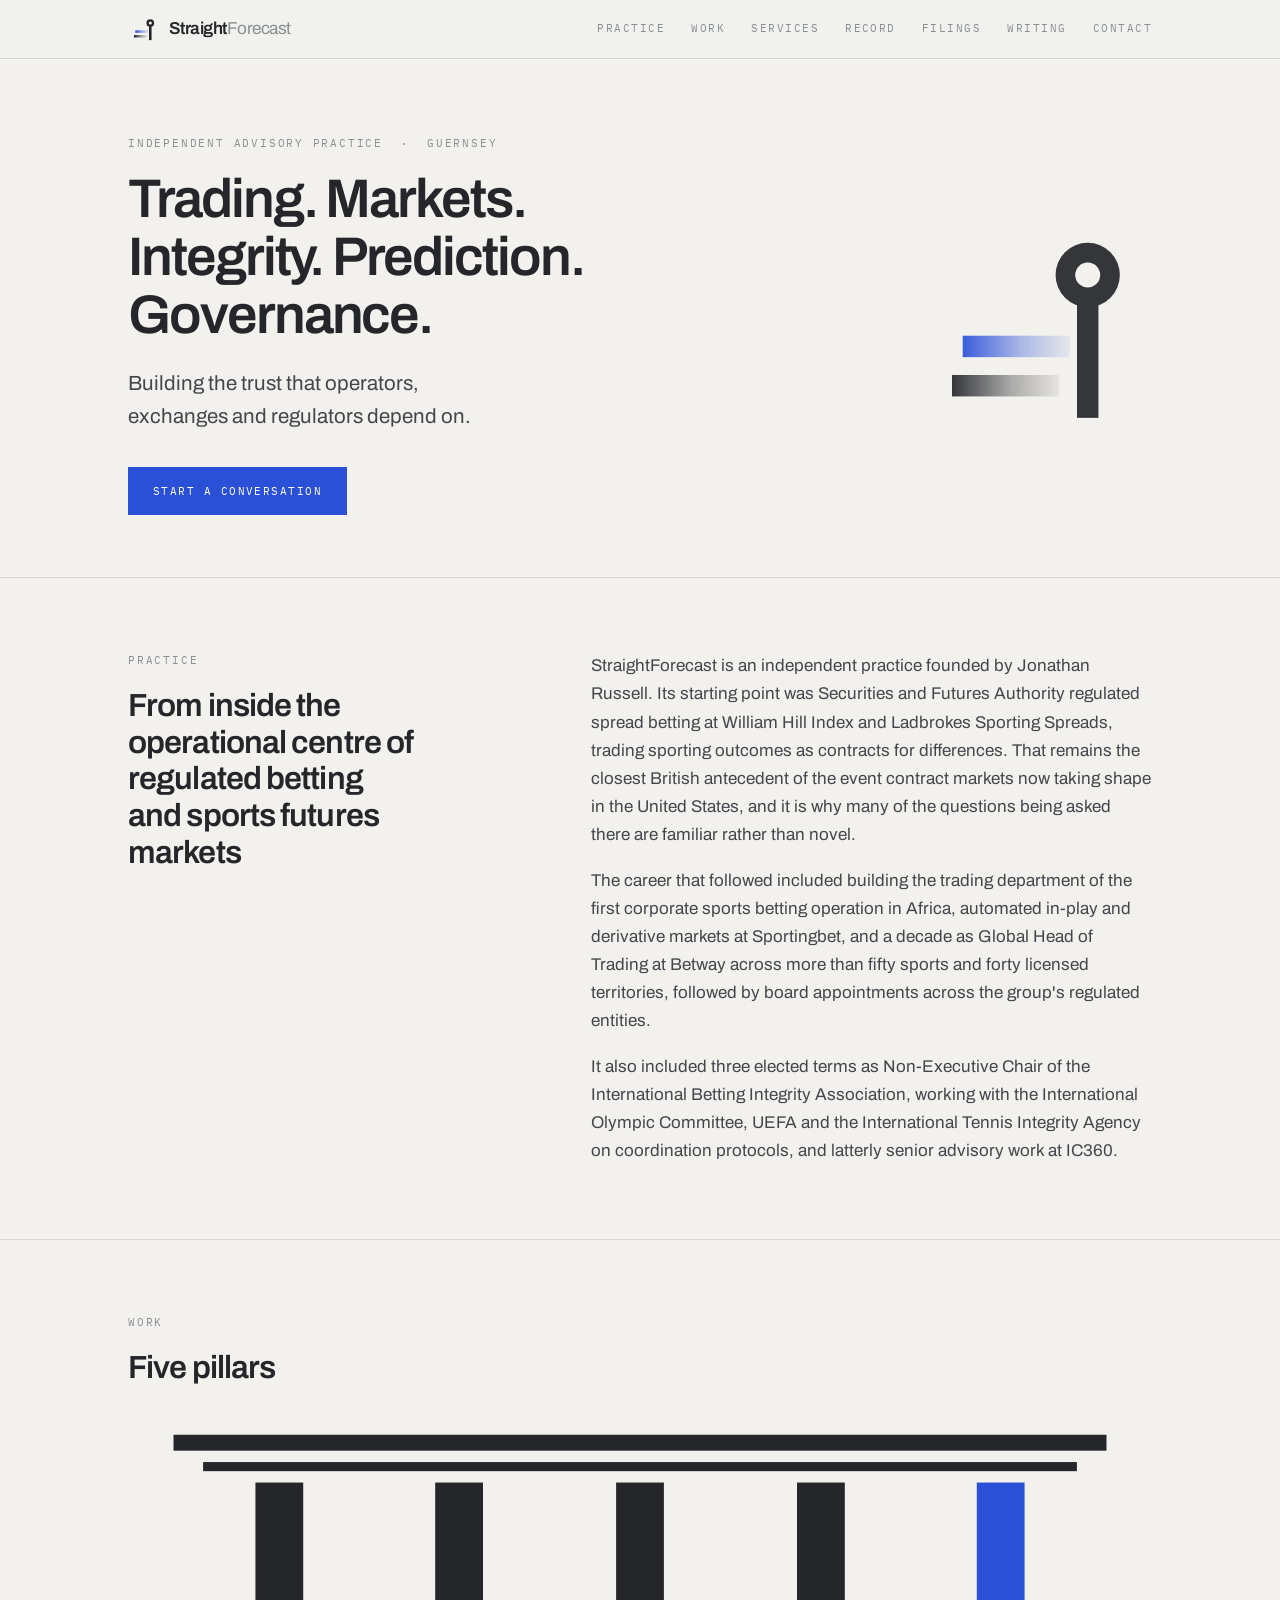
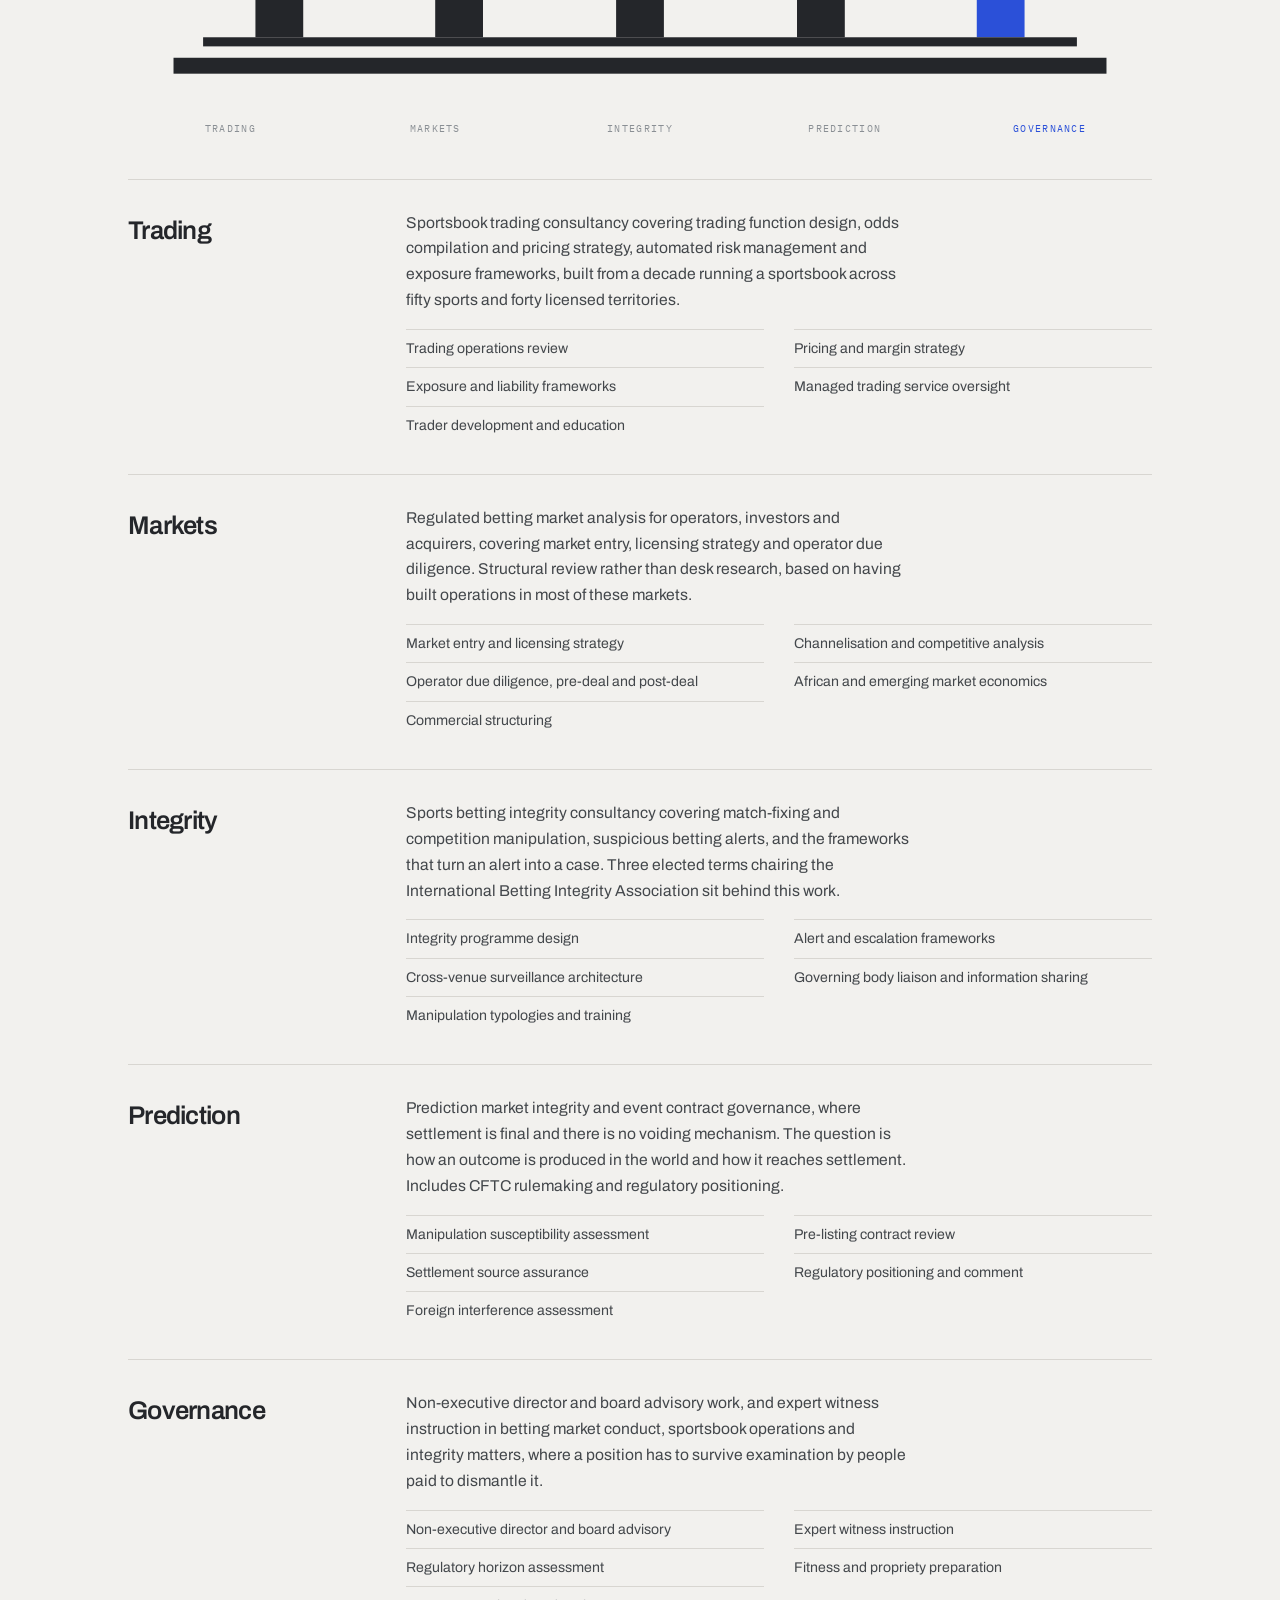
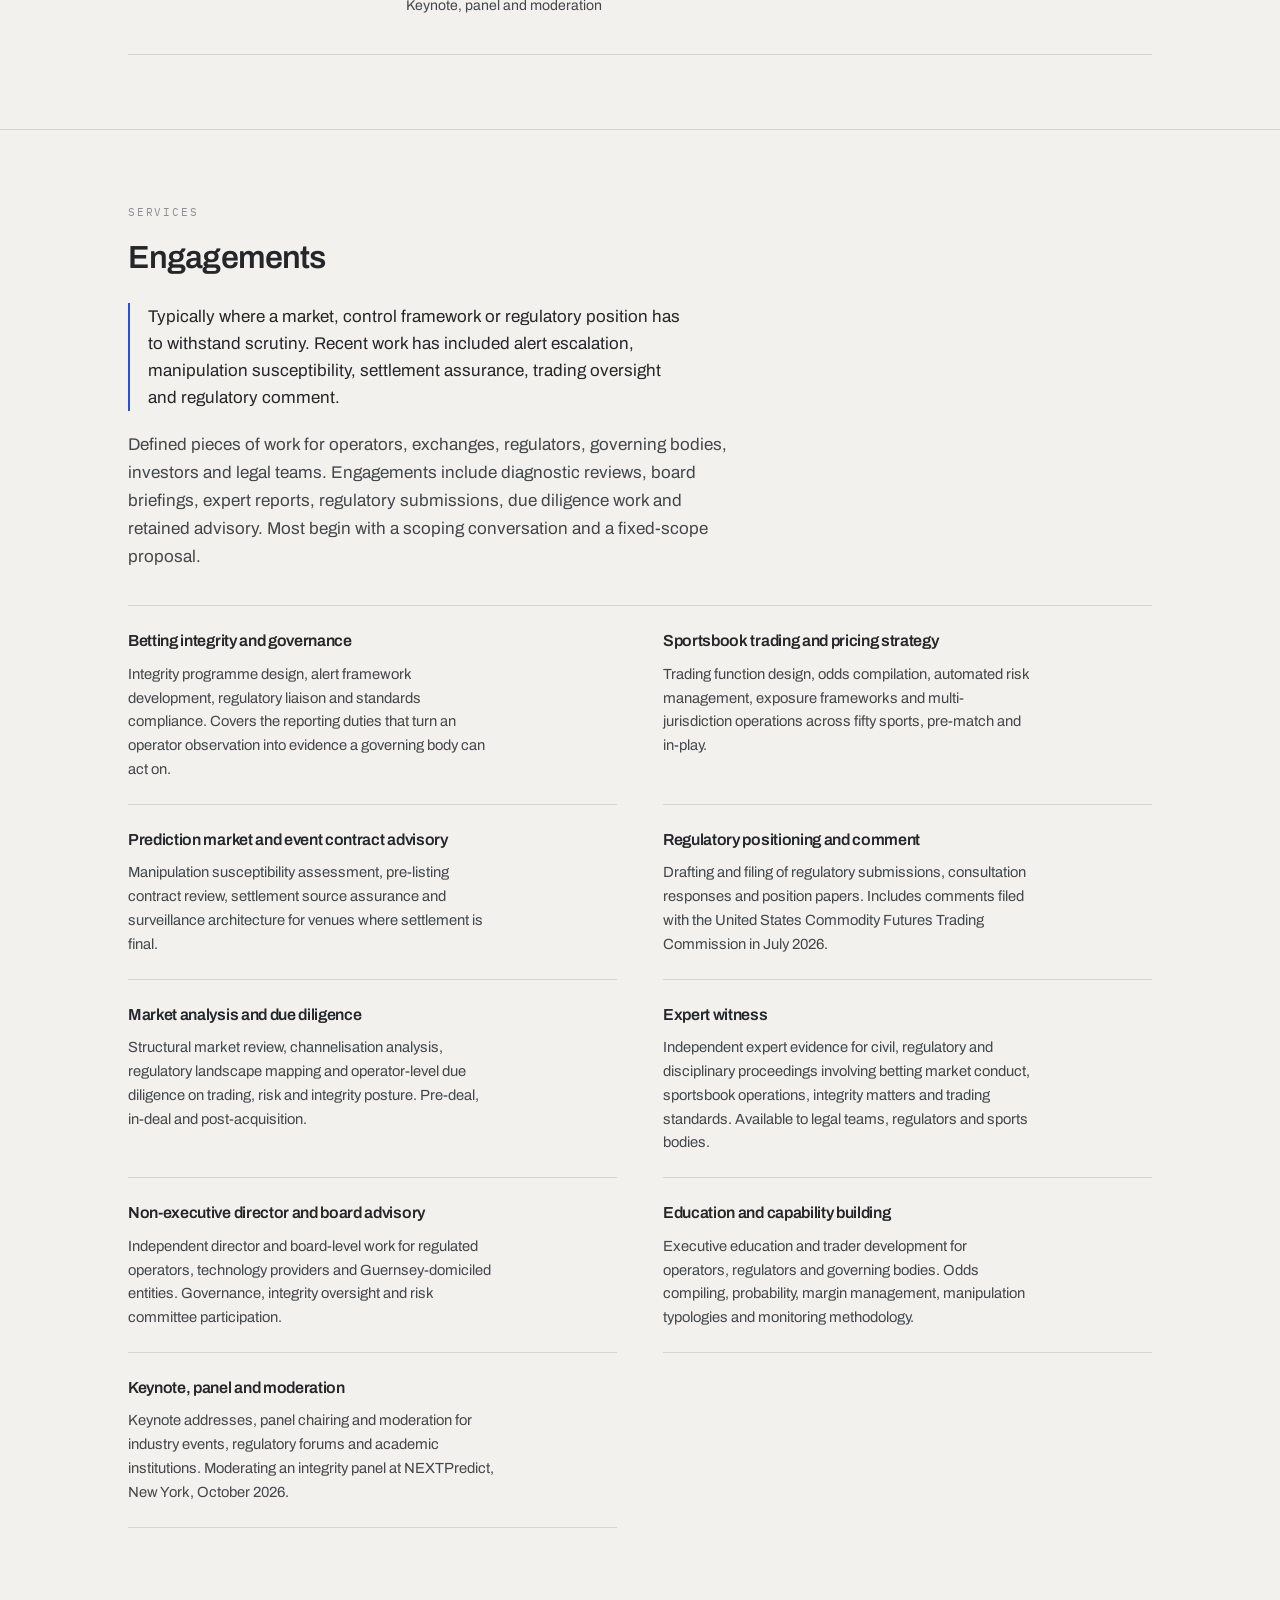
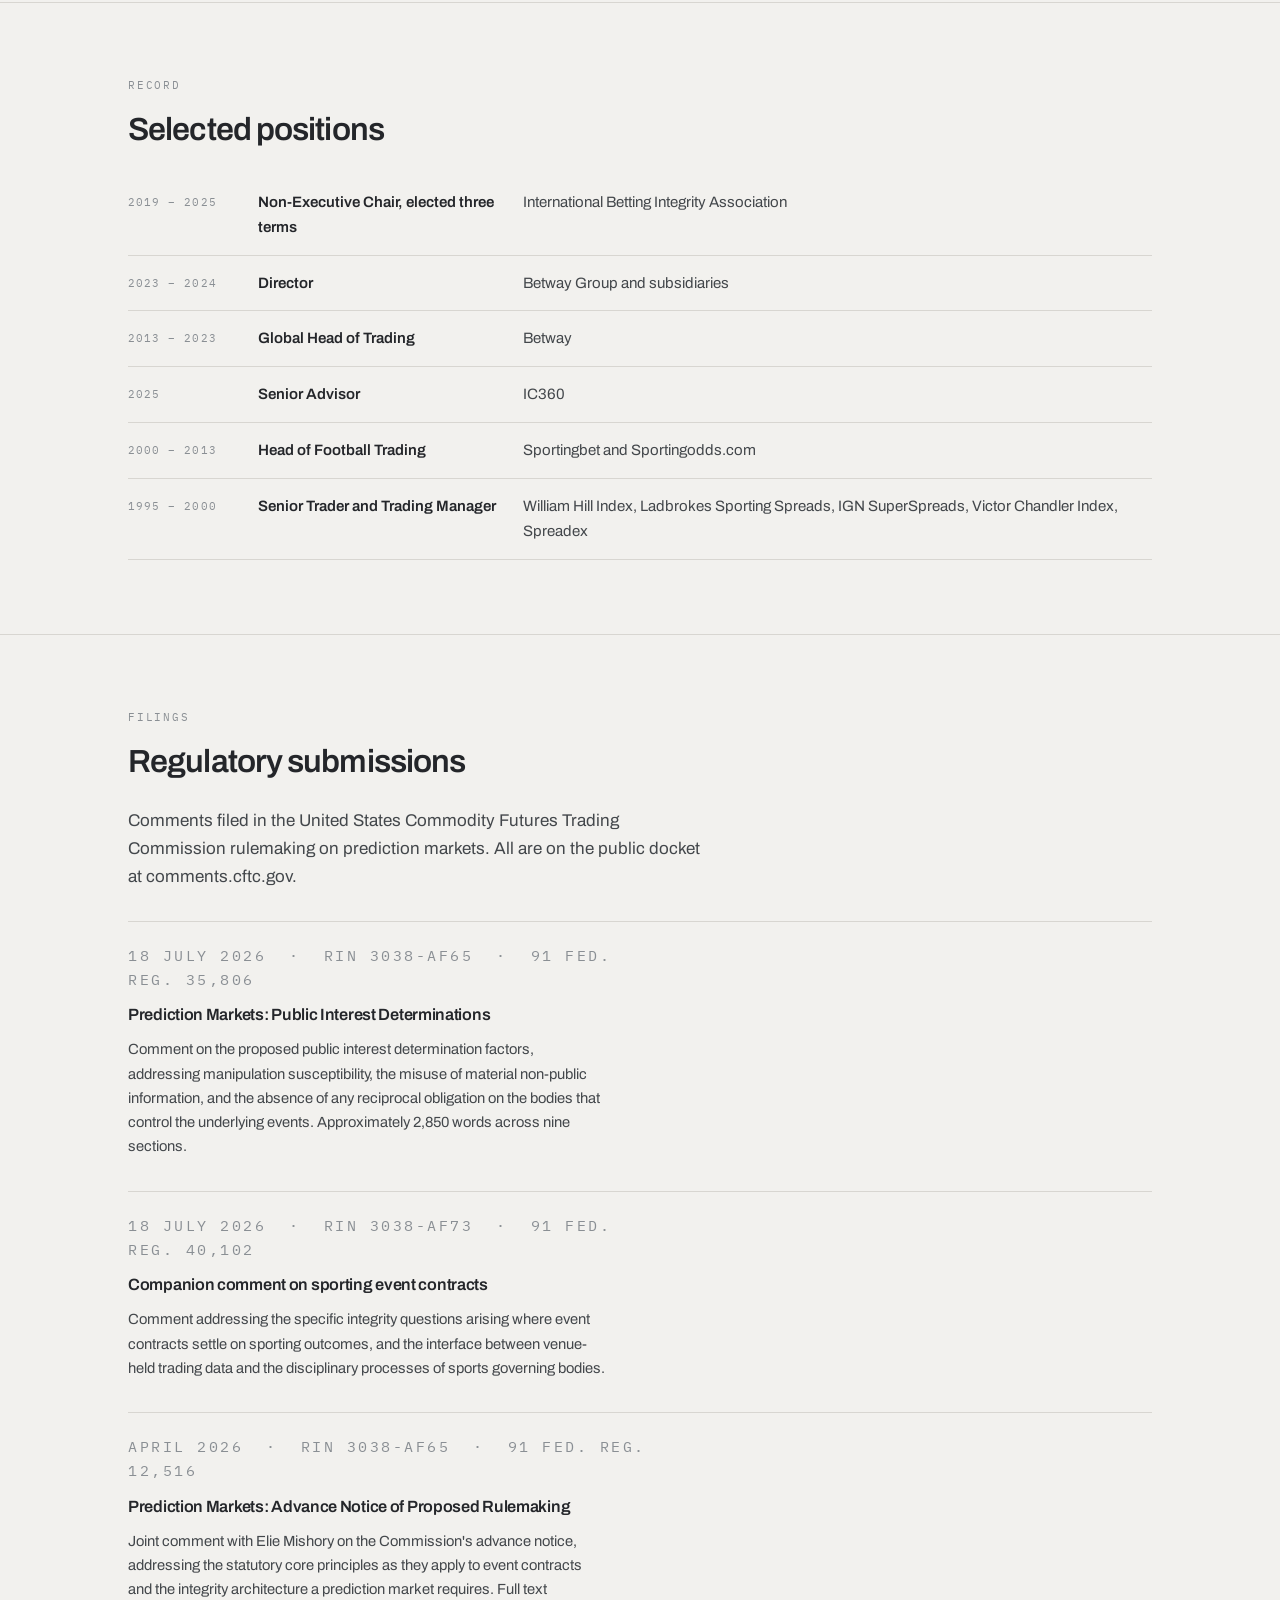
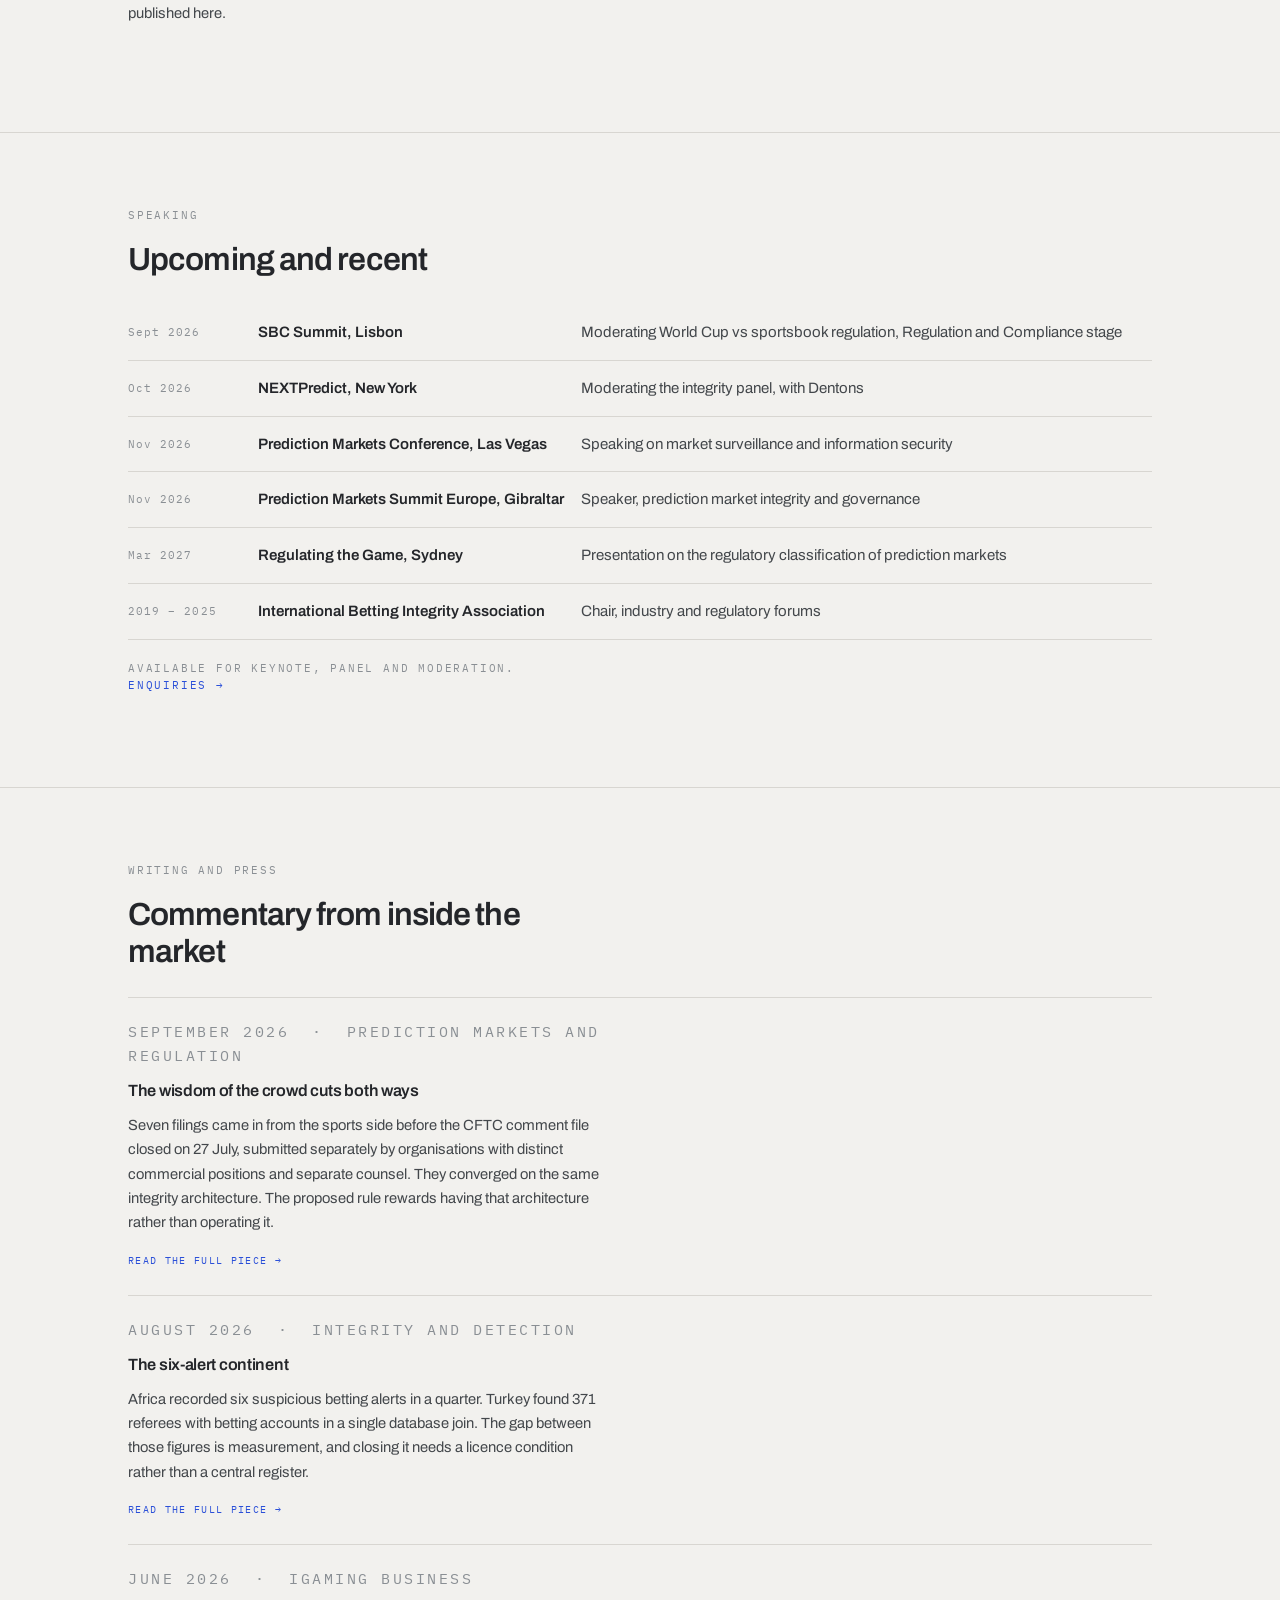
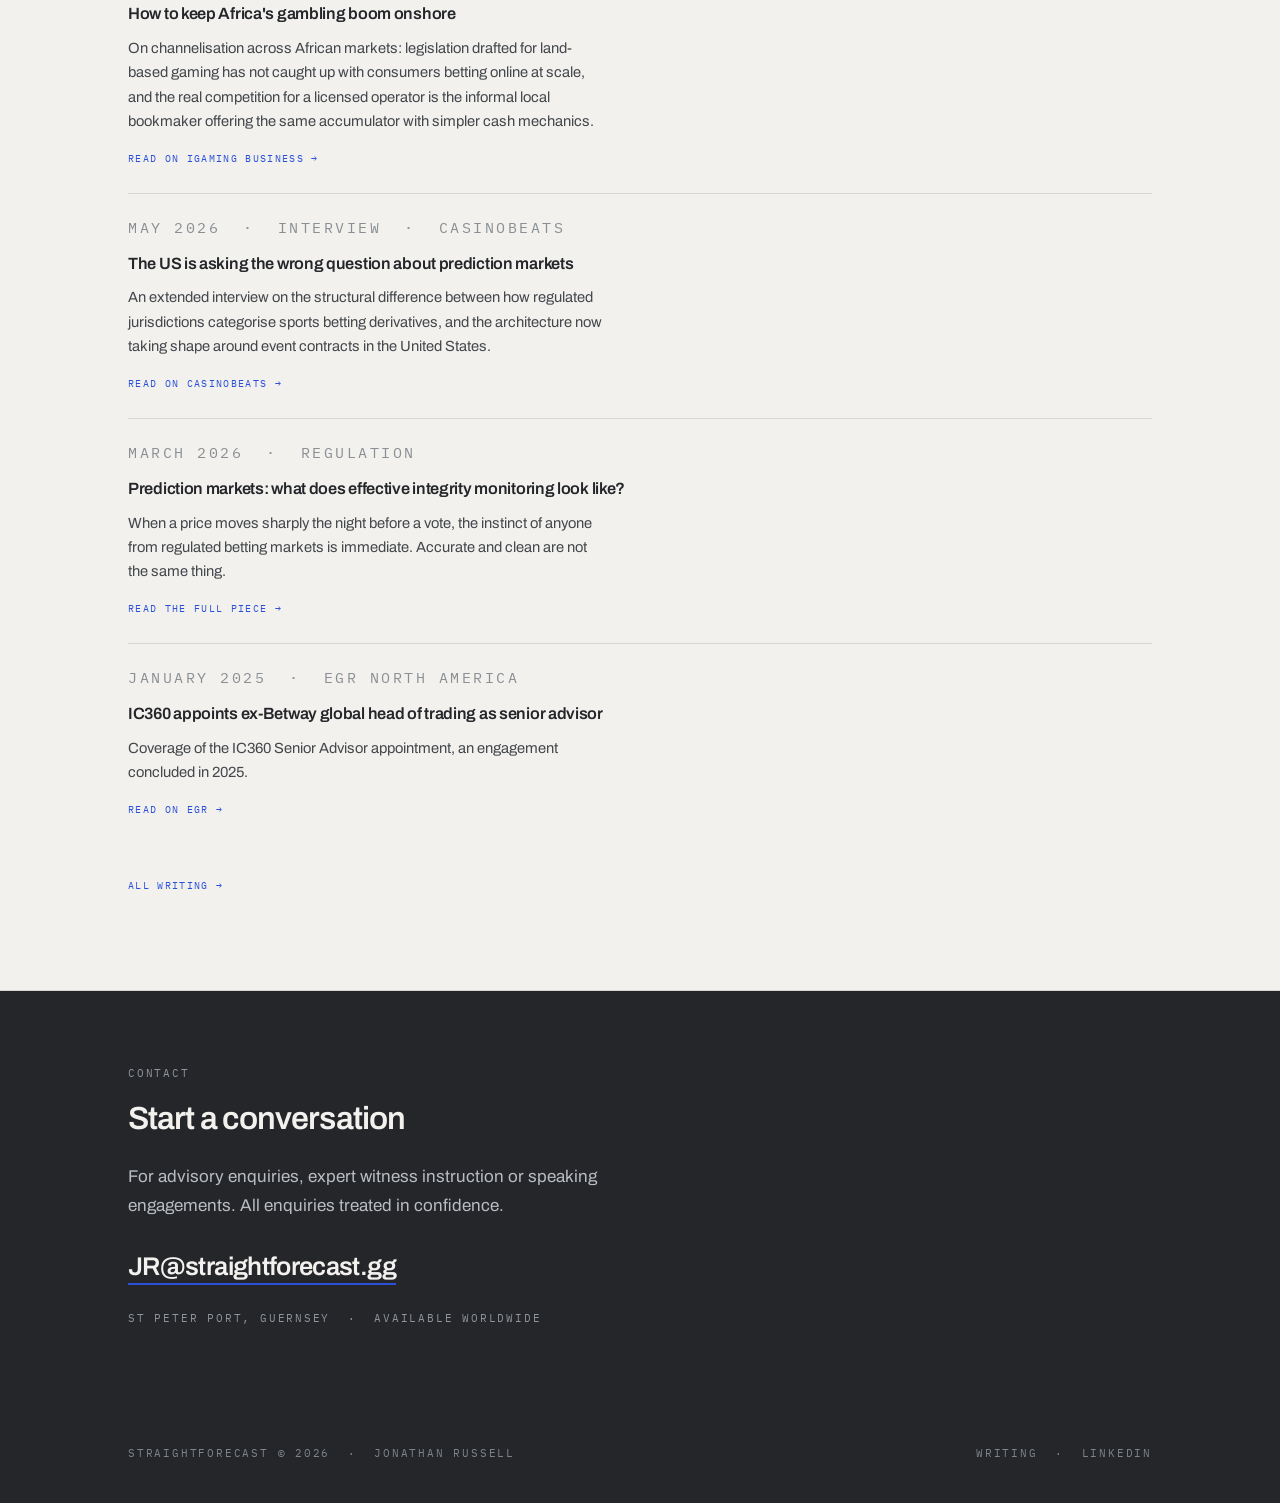
<file: index.html>
<!DOCTYPE html>
<html lang="en-GB">
<head>
<meta charset="utf-8">
<meta name="viewport" content="width=device-width, initial-scale=1.0">
<title>Betting integrity and prediction market advisory | StraightForecast</title>
<meta name="description" content="Independent betting integrity, prediction market and sportsbook trading advisory. Expert witness instruction in betting market conduct. Founded by Jonathan Russell, former Chair of the International Betting Integrity Association. Guernsey, worldwide.">
<meta name="author" content="Jonathan Russell">
<meta name="robots" content="index, follow">
<link rel="canonical" href="https://straightforecast.gg/">
<meta property="og:type" content="website">
<meta property="og:site_name" content="StraightForecast">
<meta property="og:title" content="Betting integrity and prediction market advisory | StraightForecast">
<meta property="og:description" content="Building the trust that operators, exchanges and regulators depend on. Independent betting integrity, prediction market and sportsbook trading advisory, founded by Jonathan Russell, former Chair of the International Betting Integrity Association.">
<meta property="og:url" content="https://straightforecast.gg/">
<meta property="og:image" content="https://straightforecast.gg/icon-512.png">
<meta name="twitter:card" content="summary">
<link rel="icon" href="/favicon.ico" sizes="any">
<link rel="icon" href="/icon-512.png" type="image/png">
<link rel="apple-touch-icon" href="/icon-180.png">
<link href="https://fonts.googleapis.com/css2?family=Archivo:wght@400;500;600;700&family=IBM+Plex+Mono:wght@400;500&display=swap" rel="stylesheet">
<link rel="stylesheet" href="/site.css?v=5">
<script type="application/ld+json">
{"@context":"https://schema.org","@type":"ProfessionalService",
"name":"StraightForecast","url":"https://straightforecast.gg/",
"email":"JR@straightforecast.gg",
"description":"Independent betting integrity, prediction market and sportsbook trading advisory.",
"areaServed":"Worldwide",
"address":{"@type":"PostalAddress","addressLocality":"St Peter Port","addressRegion":"Guernsey"},
"founder":{"@type":"Person","name":"Jonathan Russell",
"jobTitle":"Betting integrity and prediction market adviser",
"sameAs":["https://www.linkedin.com/in/jdrgbr"]},
"knowsAbout":["betting integrity","prediction markets","event contracts","sportsbook trading",
"competition manipulation","match fixing","expert witness","gambling regulation"]}
</script>
</head>
<body>

<header>
  <div class="wrap">
    <a class="brand" href="/">
      <svg width="30" height="30" viewBox="0 0 140 140" aria-hidden="true">
        <defs>
          <linearGradient id="ha" x1="1" x2="0"><stop offset="0" stop-color="#2B50D8" stop-opacity=".1"/><stop offset=".45" stop-color="#2B50D8" stop-opacity=".42"/><stop offset="1" stop-color="#2B50D8"/></linearGradient>
          <linearGradient id="hb" x1="1" x2="0"><stop offset="0" stop-color="#24262A" stop-opacity=".1"/><stop offset=".45" stop-color="#24262A" stop-opacity=".42"/><stop offset="1" stop-color="#24262A"/></linearGradient>
        </defs>
        <rect x="34" y="76" width="60" height="12" fill="url(#ha)"/>
        <rect x="28" y="98" width="60" height="12" fill="url(#hb)"/>
        <rect x="98" y="42" width="12" height="80" fill="#24262A"/>
        <circle cx="104" cy="42" r="18" fill="#24262A"/>
        <circle cx="104" cy="42" r="7" fill="#F2F1EE"/>
      </svg>
      <span>Straight<i>Forecast</i></span>
    </a>
    <nav>
      <a href="#practice">Practice</a>
      <a href="#work">Work</a>
      <a href="#services">Services</a>
      <a href="#record">Record</a>
      <a href="#filings">Filings</a>
      <a href="#writing">Writing</a>
      <a href="#contact">Contact</a>
    </nav>
  </div>
</header>

<div class="hero">
  <div class="wrap reveal">
    <div class="herogrid">
      <div>
        <p class="mono">Independent advisory practice &nbsp;&middot;&nbsp; Guernsey</p>
        <h1>Trading. Markets. Integrity. Prediction. Governance.</h1>
        <p class="lede">Building the trust that operators, exchanges and regulators&nbsp;depend&nbsp;on.</p>
        <a class="cta" href="#contact">Start a conversation</a>
      </div>
      <div class="heromark" aria-hidden="true">
        <svg viewBox="0 0 140 140" width="230" height="230" role="img" aria-label="StraightForecast mark">
          <defs>
            <linearGradient id="hma" x1="1" x2="0"><stop offset="0" stop-color="#2B50D8" stop-opacity=".06"/><stop offset=".45" stop-color="#2B50D8" stop-opacity=".38"/><stop offset="1" stop-color="#2B50D8"/></linearGradient>
            <linearGradient id="hmb" x1="1" x2="0"><stop offset="0" stop-color="#24262A" stop-opacity=".06"/><stop offset=".45" stop-color="#24262A" stop-opacity=".38"/><stop offset="1" stop-color="#24262A"/></linearGradient>
          </defs>
          <rect x="34" y="76" width="60" height="12" fill="url(#hma)"/>
          <rect x="28" y="98" width="60" height="12" fill="url(#hmb)"/>
          <rect x="98" y="42" width="12" height="80" fill="#24262A"/>
          <circle cx="104" cy="42" r="18" fill="#24262A"/>
          <circle cx="104" cy="42" r="7" fill="#F2F1EE"/>
        </svg>
      </div>
    </div>
  </div>
</div>

<section id="practice">
  <div class="wrap">
    <div class="split">
      <div class="split-head">
        <p class="mono">Practice</p>
        <h2>From inside the operational centre of regulated betting and sports futures markets</h2>
      </div>
      <div class="split-body">
        <p>StraightForecast is an independent practice founded by Jonathan Russell. Its starting point was Securities and Futures Authority regulated spread betting at William Hill Index and Ladbrokes Sporting Spreads, trading sporting outcomes as contracts for differences. That remains the closest British antecedent of the event contract markets now taking shape in the United States, and it is why many of the questions being asked there are familiar rather than novel.</p>
        <p>The career that followed included building the trading department of the first corporate sports betting operation in Africa, automated in-play and derivative markets at Sportingbet, and a decade as Global Head of Trading at Betway across more than fifty sports and forty licensed territories, followed by board appointments across the group's regulated entities.</p>
        <p>It also included three elected terms as Non-Executive Chair of the International Betting Integrity Association, working with the International Olympic Committee, UEFA and the International Tennis Integrity Agency on coordination protocols, and latterly senior advisory work at IC360.</p>
      </div>
    </div>
  </div>
</section>

<section id="work">
  <div class="wrap">
    <p class="mono">Work</p>
    <h2>Five pillars</h2>

    <div class="pantheon" role="group" aria-label="Five pillars">
      <svg viewBox="0 0 900 262" xmlns="http://www.w3.org/2000/svg" aria-hidden="true">
        <!-- entablature -->
        <rect class="lintel" x="40" y="20" width="820" height="14"/>
        <rect class="lintel" x="66" y="44" width="768" height="8"/>
        <!-- columns -->
        <g class="cols">
          <rect data-p="0" x="112" y="62" width="42" height="136"/>
          <rect data-p="1" x="270" y="62" width="42" height="136"/>
          <rect data-p="2" x="429" y="62" width="42" height="136"/>
          <rect data-p="3" x="588" y="62" width="42" height="136"/>
          <rect data-p="4" x="746" y="62" width="42" height="136"/>
        </g>
        <!-- stylobate -->
        <rect class="lintel" x="66" y="198" width="768" height="8"/>
        <rect class="lintel" x="40" y="216" width="820" height="14"/>
      </svg>
      <ol class="plabels">
        <li><button type="button" data-p="0" aria-controls="p0">Trading</button></li>
        <li><button type="button" data-p="1" aria-controls="p1">Markets</button></li>
        <li><button type="button" data-p="2" aria-controls="p2">Integrity</button></li>
        <li><button type="button" data-p="3" aria-controls="p3">Prediction</button></li>
        <li><button type="button" data-p="4" aria-controls="p4">Governance</button></li>
      </ol>
    </div>

    <div class="pillars">

      <div class="prow" id="p0" data-p="0">
        <h3>Trading</h3>
        <div>
          <p>Sportsbook trading consultancy covering trading function design, odds compilation and pricing strategy, automated risk management and exposure frameworks, built from a decade running a sportsbook across fifty sports and forty licensed territories.</p>
          <ul>
            <li>Trading operations review</li>
            <li>Pricing and margin strategy</li>
            <li>Exposure and liability frameworks</li>
            <li>Managed trading service oversight</li>
            <li>Trader development and education</li>
          </ul>
        </div>
      </div>

      <div class="prow" id="p1" data-p="1">
        <h3>Markets</h3>
        <div>
          <p>Regulated betting market analysis for operators, investors and acquirers, covering market entry, licensing strategy and operator due diligence. Structural review rather than desk research, based on having built operations in most of these markets.</p>
          <ul>
            <li>Market entry and licensing strategy</li>
            <li>Channelisation and competitive analysis</li>
            <li>Operator due diligence, pre-deal and post-deal</li>
            <li>African and emerging market economics</li>
            <li>Commercial structuring</li>
          </ul>
        </div>
      </div>

      <div class="prow" id="p2" data-p="2">
        <h3>Integrity</h3>
        <div>
          <p>Sports betting integrity consultancy covering match-fixing and competition manipulation, suspicious betting alerts, and the frameworks that turn an alert into a case. Three elected terms chairing the International Betting Integrity Association sit behind this work.</p>
          <ul>
            <li>Integrity programme design</li>
            <li>Alert and escalation frameworks</li>
            <li>Cross-venue surveillance architecture</li>
            <li>Governing body liaison and information sharing</li>
            <li>Manipulation typologies and training</li>
          </ul>
        </div>
      </div>

      <div class="prow" id="p3" data-p="3">
        <h3>Prediction</h3>
        <div>
          <p>Prediction market integrity and event contract governance, where settlement is final and there is no voiding mechanism. The question is how an outcome is produced in the world and how it reaches settlement. Includes CFTC rulemaking and regulatory positioning.</p>
          <ul>
            <li>Manipulation susceptibility assessment</li>
            <li>Pre-listing contract review</li>
            <li>Settlement source assurance</li>
            <li>Regulatory positioning and comment</li>
            <li>Foreign interference assessment</li>
          </ul>
        </div>
      </div>

      <div class="prow" id="p4" data-p="4">
        <h3>Governance</h3>
        <div>
          <p>Non-executive director and board advisory work, and expert witness instruction in betting market conduct, sportsbook operations and integrity matters, where a position has to survive examination by people paid to dismantle it.</p>
          <ul>
            <li>Non-executive director and board advisory</li>
            <li>Expert witness instruction</li>
            <li>Regulatory horizon assessment</li>
            <li>Fitness and propriety preparation</li>
            <li>Keynote, panel and moderation</li>
          </ul>
        </div>
      </div>

    </div>
  </div>
</section>

<section id="services">
  <div class="wrap">
    <p class="mono">Services</p>
    <h2>Engagements</h2>
    <p class="framing">Typically where a market, control framework or regulatory position has to withstand scrutiny. Recent work has included alert escalation, manipulation susceptibility, settlement assurance, trading oversight and regulatory comment.</p>
    <p style="max-width:60ch;margin-bottom:34px">Defined pieces of work for operators, exchanges, regulators, governing bodies, investors and legal teams. Engagements include diagnostic reviews, board briefings, expert reports, regulatory submissions, due diligence work and retained advisory. Most begin with a scoping conversation and a fixed-scope proposal.</p>

    <div class="services">

      <div class="svc">
        <h3>Betting integrity and governance</h3>
        <p>Integrity programme design, alert framework development, regulatory liaison and standards compliance. Covers the reporting duties that turn an operator observation into evidence a governing body can act on.</p>
      </div>

      <div class="svc">
        <h3>Sportsbook trading and pricing strategy</h3>
        <p>Trading function design, odds compilation, automated risk management, exposure frameworks and multi-jurisdiction operations across fifty sports, pre-match and in-play.</p>
      </div>

      <div class="svc">
        <h3>Prediction market and event contract advisory</h3>
        <p>Manipulation susceptibility assessment, pre-listing contract review, settlement source assurance and surveillance architecture for venues where settlement is final.</p>
      </div>

      <div class="svc">
        <h3>Regulatory positioning and comment</h3>
        <p>Drafting and filing of regulatory submissions, consultation responses and position papers. Includes comments filed with the United States Commodity Futures Trading Commission in July 2026.</p>
      </div>

      <div class="svc">
        <h3>Market analysis and due diligence</h3>
        <p>Structural market review, channelisation analysis, regulatory landscape mapping and operator-level due diligence on trading, risk and integrity posture. Pre-deal, in-deal and post-acquisition.</p>
      </div>

      <div class="svc">
        <h3>Expert witness</h3>
        <p>Independent expert evidence for civil, regulatory and disciplinary proceedings involving betting market conduct, sportsbook operations, integrity matters and trading standards. Available to legal teams, regulators and sports bodies.</p>
      </div>

      <div class="svc">
        <h3>Non-executive director and board advisory</h3>
        <p>Independent director and board-level work for regulated operators, technology providers and Guernsey-domiciled entities. Governance, integrity oversight and risk committee participation.</p>
      </div>

      <div class="svc">
        <h3>Education and capability building</h3>
        <p>Executive education and trader development for operators, regulators and governing bodies. Odds compiling, probability, margin management, manipulation typologies and monitoring methodology.</p>
      </div>

      <div class="svc">
        <h3>Keynote, panel and moderation</h3>
        <p>Keynote addresses, panel chairing and moderation for industry events, regulatory forums and academic institutions. Moderating an integrity panel at NEXTPredict, New York, October 2026.</p>
      </div>

    </div>
  </div>
</section>

<section id="record">
  <div class="wrap">
    <p class="mono">Record</p>
    <h2>Selected positions</h2>
    <table class="career">
      <tr><td>2019 &ndash; 2025</td><td>Non-Executive Chair, elected three terms</td><td>International Betting Integrity Association</td></tr>
      <tr><td>2023 &ndash; 2024</td><td>Director</td><td>Betway Group and subsidiaries</td></tr>
      <tr><td>2013 &ndash; 2023</td><td>Global Head of Trading</td><td>Betway</td></tr>
      <tr><td>2025</td><td>Senior Advisor</td><td>IC360</td></tr>
      <tr><td>2000 &ndash; 2013</td><td>Head of Football Trading</td><td>Sportingbet and Sportingodds.com</td></tr>
      <tr><td>1995 &ndash; 2000</td><td>Senior Trader and Trading Manager</td><td>William Hill Index, Ladbrokes Sporting Spreads, IGN SuperSpreads, Victor Chandler Index, Spreadex</td></tr>
    </table>
  </div>
</section>

<section id="filings">
  <div class="wrap">
    <p class="mono">Filings</p>
    <h2>Regulatory submissions</h2>
    <p style="max-width:58ch;margin-bottom:30px">Comments filed in the United States Commodity Futures Trading Commission rulemaking on prediction markets. All are on the public docket at comments.cftc.gov.</p>

    <div class="piece">
      <p class="mono">18 July 2026 &nbsp;&middot;&nbsp; RIN 3038-AF65 &nbsp;&middot;&nbsp; 91 Fed. Reg. 35,806</p>
      <a class="title" href="https://comments.cftc.gov/">Prediction Markets: Public Interest Determinations</a>
      <p>Comment on the proposed public interest determination factors, addressing manipulation susceptibility, the misuse of material non-public information, and the absence of any reciprocal obligation on the bodies that control the underlying events. Approximately 2,850 words across nine sections.</p>
    </div>

    <div class="piece">
      <p class="mono">18 July 2026 &nbsp;&middot;&nbsp; RIN 3038-AF73 &nbsp;&middot;&nbsp; 91 Fed. Reg. 40,102</p>
      <a class="title" href="https://comments.cftc.gov/">Companion comment on sporting event contracts</a>
      <p>Comment addressing the specific integrity questions arising where event contracts settle on sporting outcomes, and the interface between venue-held trading data and the disciplinary processes of sports governing bodies.</p>
    </div>

    <div class="piece">
      <p class="mono">April 2026 &nbsp;&middot;&nbsp; RIN 3038-AF65 &nbsp;&middot;&nbsp; 91 Fed. Reg. 12,516</p>
      <a class="title" href="/blog-5.html">Prediction Markets: Advance Notice of Proposed Rulemaking</a>
      <p>Joint comment with Elie Mishory on the Commission's advance notice, addressing the statutory core principles as they apply to event contracts and the integrity architecture a prediction market requires. Full text published here.</p>
    </div>
  </div>
</section>

<section id="speaking">
  <div class="wrap">
    <p class="mono">Speaking</p>
    <h2>Upcoming and recent</h2>

    <table class="career">
      <tr><td>Sept 2026</td><td>SBC Summit, Lisbon</td><td>Moderating World Cup vs sportsbook regulation, Regulation and Compliance stage</td></tr>
      <tr><td>Oct 2026</td><td>NEXTPredict, New York</td><td>Moderating the integrity panel, with Dentons</td></tr>
      <tr><td>Nov 2026</td><td>Prediction Markets Conference, Las Vegas</td><td>Speaking on market surveillance and information security</td></tr>
      <tr><td>Nov 2026</td><td>Prediction Markets Summit Europe, Gibraltar</td><td>Speaker, prediction market integrity and governance</td></tr>
      <tr><td>Mar 2027</td><td>Regulating the Game, Sydney</td><td>Presentation on the regulatory classification of prediction markets</td></tr>
      <tr><td>2019 &ndash; 2025</td><td>International Betting Integrity Association</td><td>Chair, industry and regulatory forums</td></tr>
    </table>
    <p class="mono" style="margin-top:20px">Available for keynote, panel and moderation. <a href="#contact" style="color:var(--signal);text-decoration:none">Enquiries &rarr;</a></p>
  </div>
</section>

<section id="writing">
  <div class="wrap">
    <p class="mono">Writing and press</p>
    <h2>Commentary from inside the market</h2>

    <div class="piece">
      <p class="mono">September 2026 &nbsp;&middot;&nbsp; Prediction markets and regulation</p>
      <a class="title" href="/blog-7.html">The wisdom of the crowd cuts both ways</a>
      <p>Seven filings came in from the sports side before the CFTC comment file closed on 27 July, submitted separately by organisations with distinct commercial positions and separate counsel. They converged on the same integrity architecture. The proposed rule rewards having that architecture rather than operating it.</p>
      <a class="more" href="/blog-7.html">Read the full piece &rarr;</a>
    </div>

    <div class="piece">
      <p class="mono">August 2026 &nbsp;&middot;&nbsp; Integrity and detection</p>
      <a class="title" href="/blog-6.html">The six-alert continent</a>
      <p>Africa recorded six suspicious betting alerts in a quarter. Turkey found 371 referees with betting accounts in a single database join. The gap between those figures is measurement, and closing it needs a licence condition rather than a central register.</p>
      <a class="more" href="/blog-6.html">Read the full piece &rarr;</a>
    </div>

    <div class="piece">
      <p class="mono">June 2026 &nbsp;&middot;&nbsp; iGaming Business</p>
      <a class="title" href="https://igamingbusiness.com/legal-compliance/regulation/how-to-keep-africa-gambling-boom-onshore/">How to keep Africa's gambling boom onshore</a>
      <p>On channelisation across African markets: legislation drafted for land-based gaming has not caught up with consumers betting online at scale, and the real competition for a licensed operator is the informal local bookmaker offering the same accumulator with simpler cash mechanics.</p>
      <a class="more" href="https://igamingbusiness.com/legal-compliance/regulation/how-to-keep-africa-gambling-boom-onshore/">Read on iGaming Business &rarr;</a>
    </div>

    <div class="piece">
      <p class="mono">May 2026 &nbsp;&middot;&nbsp; Interview &nbsp;&middot;&nbsp; CasinoBeats</p>
      <a class="title" href="https://casinobeats.com/2026/05/13/former-betway-director-jon-russell-us-is-asking-the-wrong-question-about-prediction-markets/">The US is asking the wrong question about prediction markets</a>
      <p>An extended interview on the structural difference between how regulated jurisdictions categorise sports betting derivatives, and the architecture now taking shape around event contracts in the United States.</p>
      <a class="more" href="https://casinobeats.com/2026/05/13/former-betway-director-jon-russell-us-is-asking-the-wrong-question-about-prediction-markets/">Read on CasinoBeats &rarr;</a>
    </div>

    <div class="piece">
      <p class="mono">March 2026 &nbsp;&middot;&nbsp; Regulation</p>
      <a class="title" href="/blog-1.html">Prediction markets: what does effective integrity monitoring look like?</a>
      <p>When a price moves sharply the night before a vote, the instinct of anyone from regulated betting markets is immediate. Accurate and clean are not the same thing.</p>
      <a class="more" href="/blog-1.html">Read the full piece &rarr;</a>
    </div>

    <div class="piece">
      <p class="mono">January 2025 &nbsp;&middot;&nbsp; EGR North America</p>
      <a class="title" href="https://www.egr.global/northamerica/news/ic360-appoints-ex-betway-global-head-of-trading-as-senior-advisor/">IC360 appoints ex-Betway global head of trading as senior advisor</a>
      <p>Coverage of the IC360 Senior Advisor appointment, an engagement concluded in 2025.</p>
      <a class="more" href="https://www.egr.global/northamerica/news/ic360-appoints-ex-betway-global-head-of-trading-as-senior-advisor/">Read on EGR &rarr;</a>
    </div>

    <p style="margin-top:26px"><a class="more" href="/blog.html">All writing &rarr;</a></p>
  </div>
</section>

<section id="contact" class="contact">
  <div class="wrap">
    <p class="mono">Contact</p>
    <h2>Start a conversation</h2>
    <p class="tight">For advisory enquiries, expert witness instruction or speaking engagements. All enquiries treated in confidence.</p>
    <p style="margin-top:26px"><a class="mail" href="mailto:JR@straightforecast.gg?subject=Advisory%20enquiry">JR@straightforecast.gg</a></p>
    <p class="mono" style="margin-top:22px">St Peter Port, Guernsey &nbsp;&middot;&nbsp; Available worldwide</p>
  </div>
</section>

<footer>
  <div class="wrap">
    <p class="mono" style="margin:0">StraightForecast &copy; 2026 &nbsp;&middot;&nbsp; Jonathan Russell</p>
    <p class="mono" style="margin:0"><a href="/blog.html" style="color:inherit;text-decoration:none">Writing</a> &nbsp;&middot;&nbsp; <a href="https://www.linkedin.com/in/jdrgbr" style="color:inherit;text-decoration:none">LinkedIn</a></p>
  </div>
</footer>

<script>
(function(){
  var wrap=document.querySelector('.pantheon'); if(!wrap) return;
  var cols=wrap.querySelectorAll('.cols rect');
  var btns=wrap.querySelectorAll('.plabels button');
  var rows=document.querySelectorAll('.prow');
  function set(i){
    cols.forEach(function(c){c.classList.toggle('on', c.dataset.p===String(i));});
    btns.forEach(function(b){b.classList.toggle('on', b.dataset.p===String(i));});
  }
  function clear(){cols.forEach(function(c){c.classList.remove('on');});
    btns.forEach(function(b){b.classList.remove('on');});}
  btns.forEach(function(b){
    b.addEventListener('mouseenter',function(){set(b.dataset.p);});
    b.addEventListener('focus',function(){set(b.dataset.p);});
    b.addEventListener('click',function(){
      document.getElementById('p'+b.dataset.p).scrollIntoView({behavior:'smooth',block:'center'});
    });
  });
  wrap.addEventListener('mouseleave',clear);
  if('IntersectionObserver' in window){
    var io=new IntersectionObserver(function(es){
      es.forEach(function(e){ if(e.isIntersecting) set(e.target.dataset.p); });
    },{rootMargin:'-45% 0px -45% 0px'});
    rows.forEach(function(r){io.observe(r);});
  }
})();
</script>
</body>
</html>
</file>
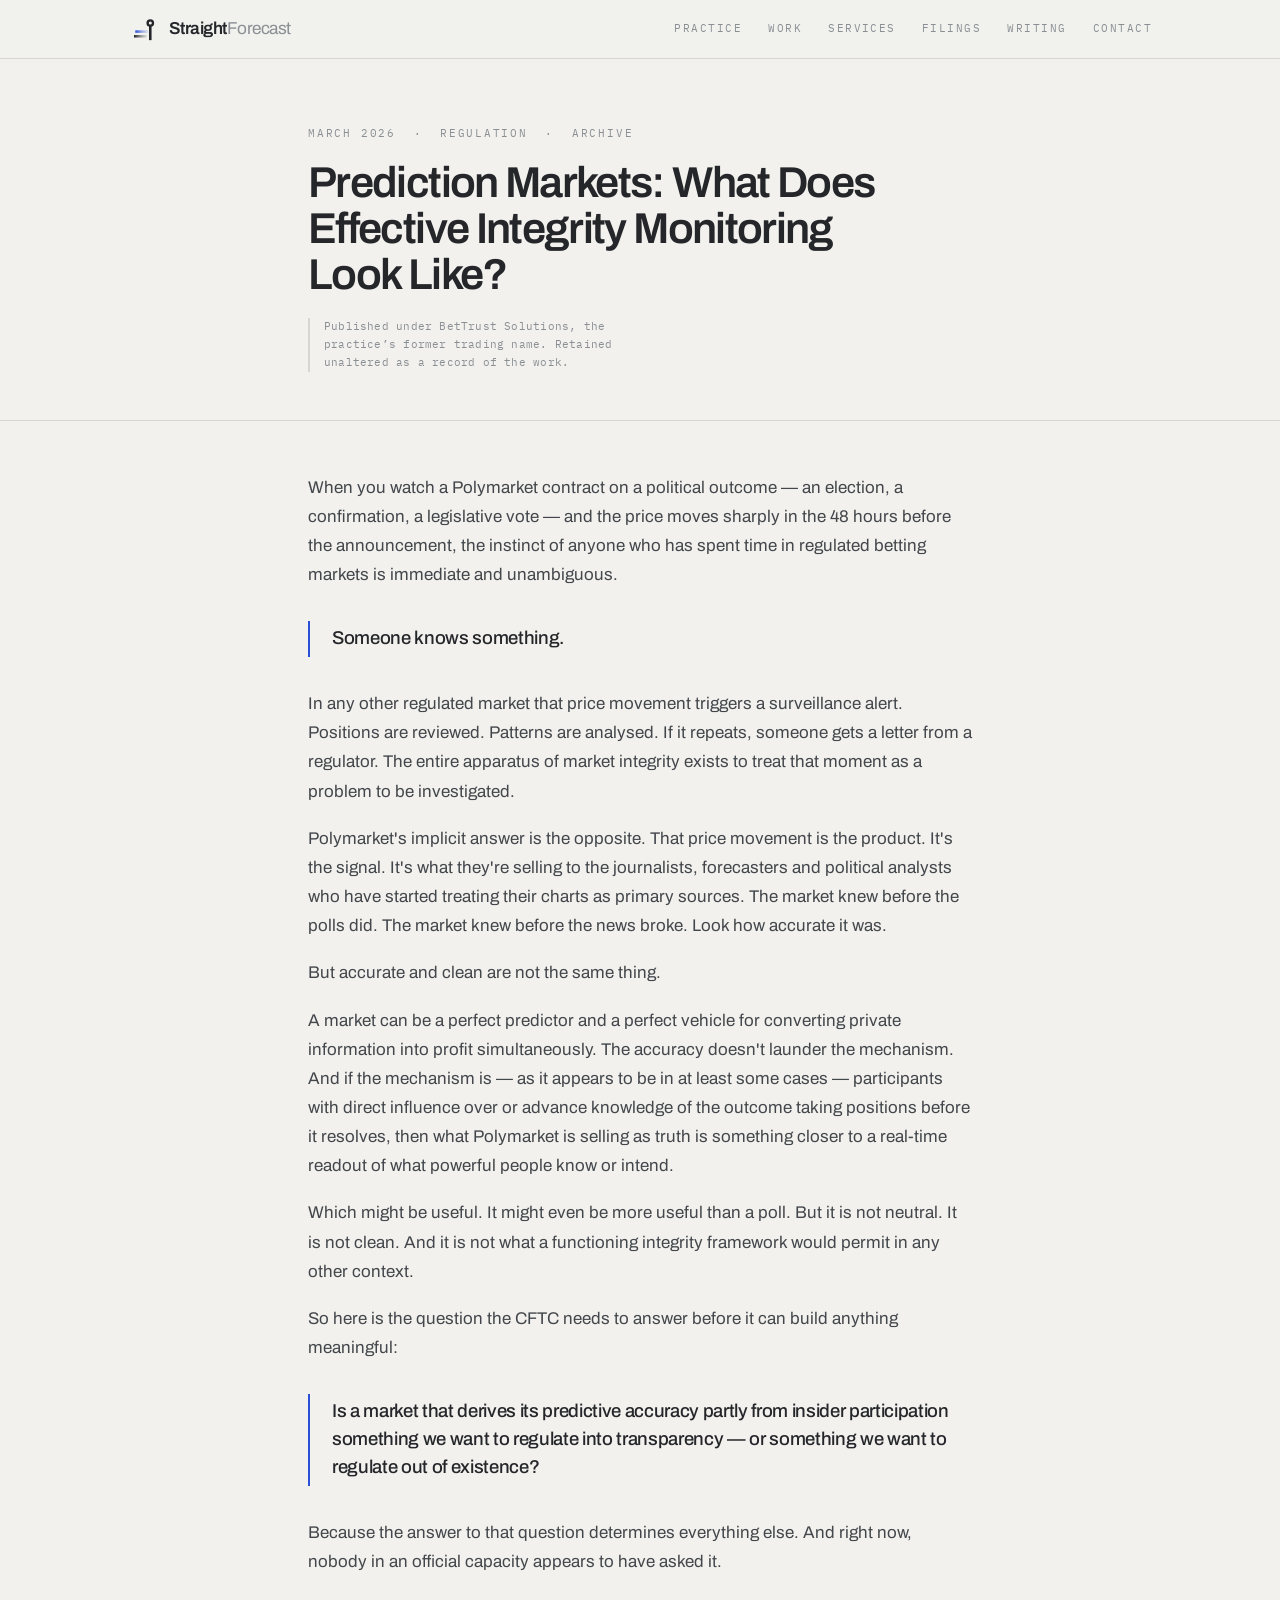
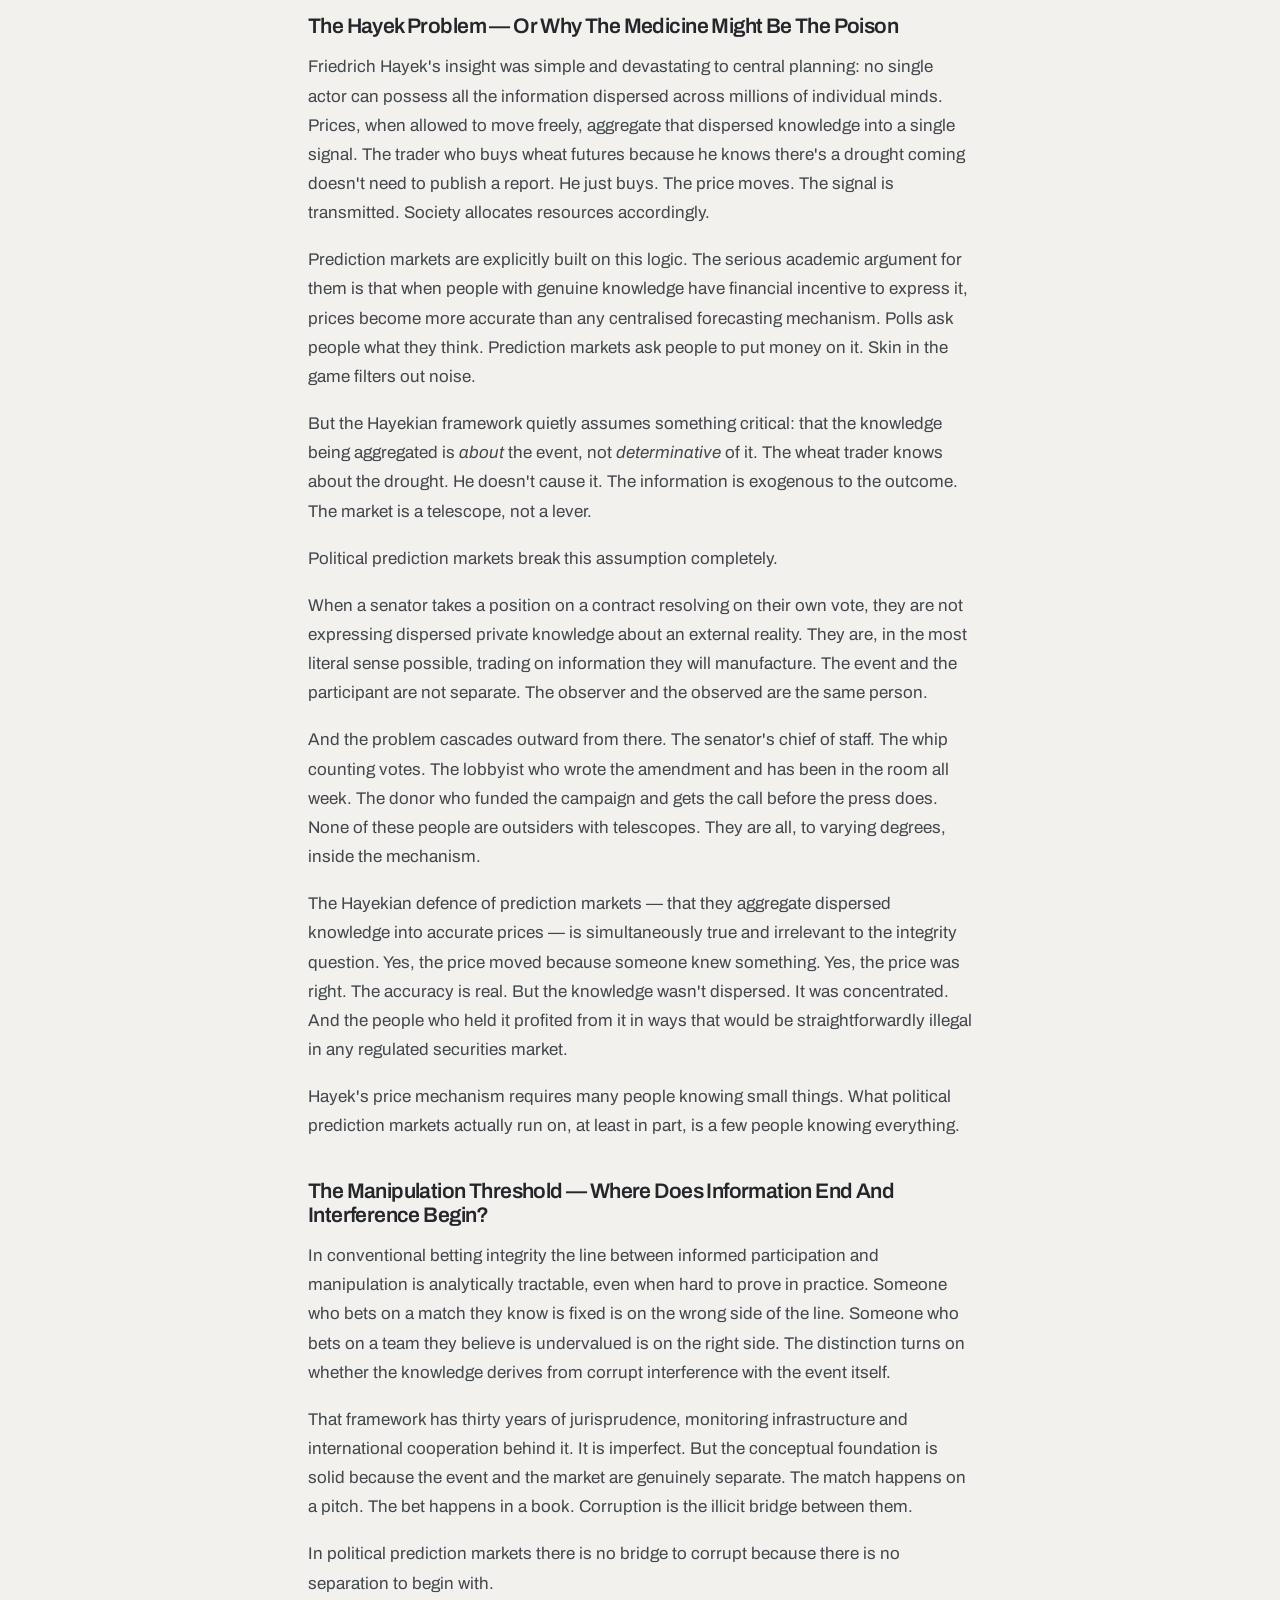
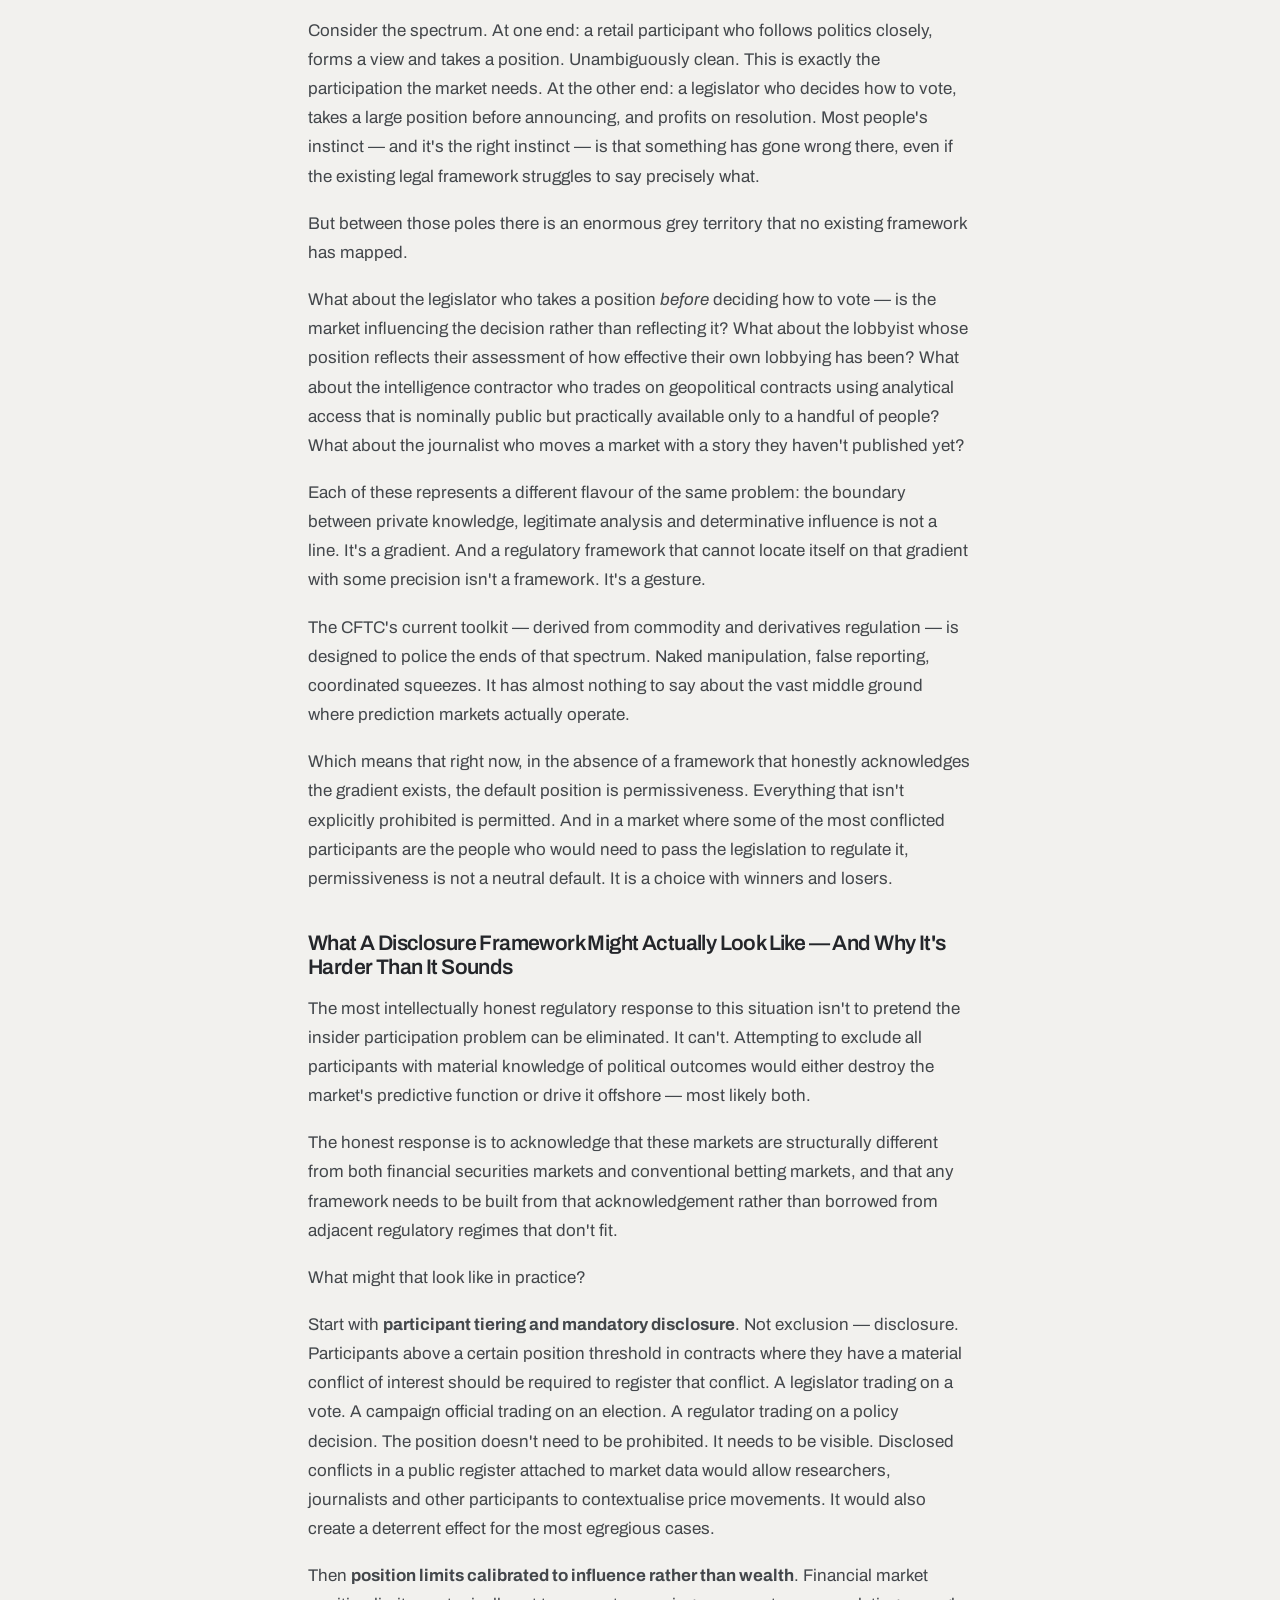
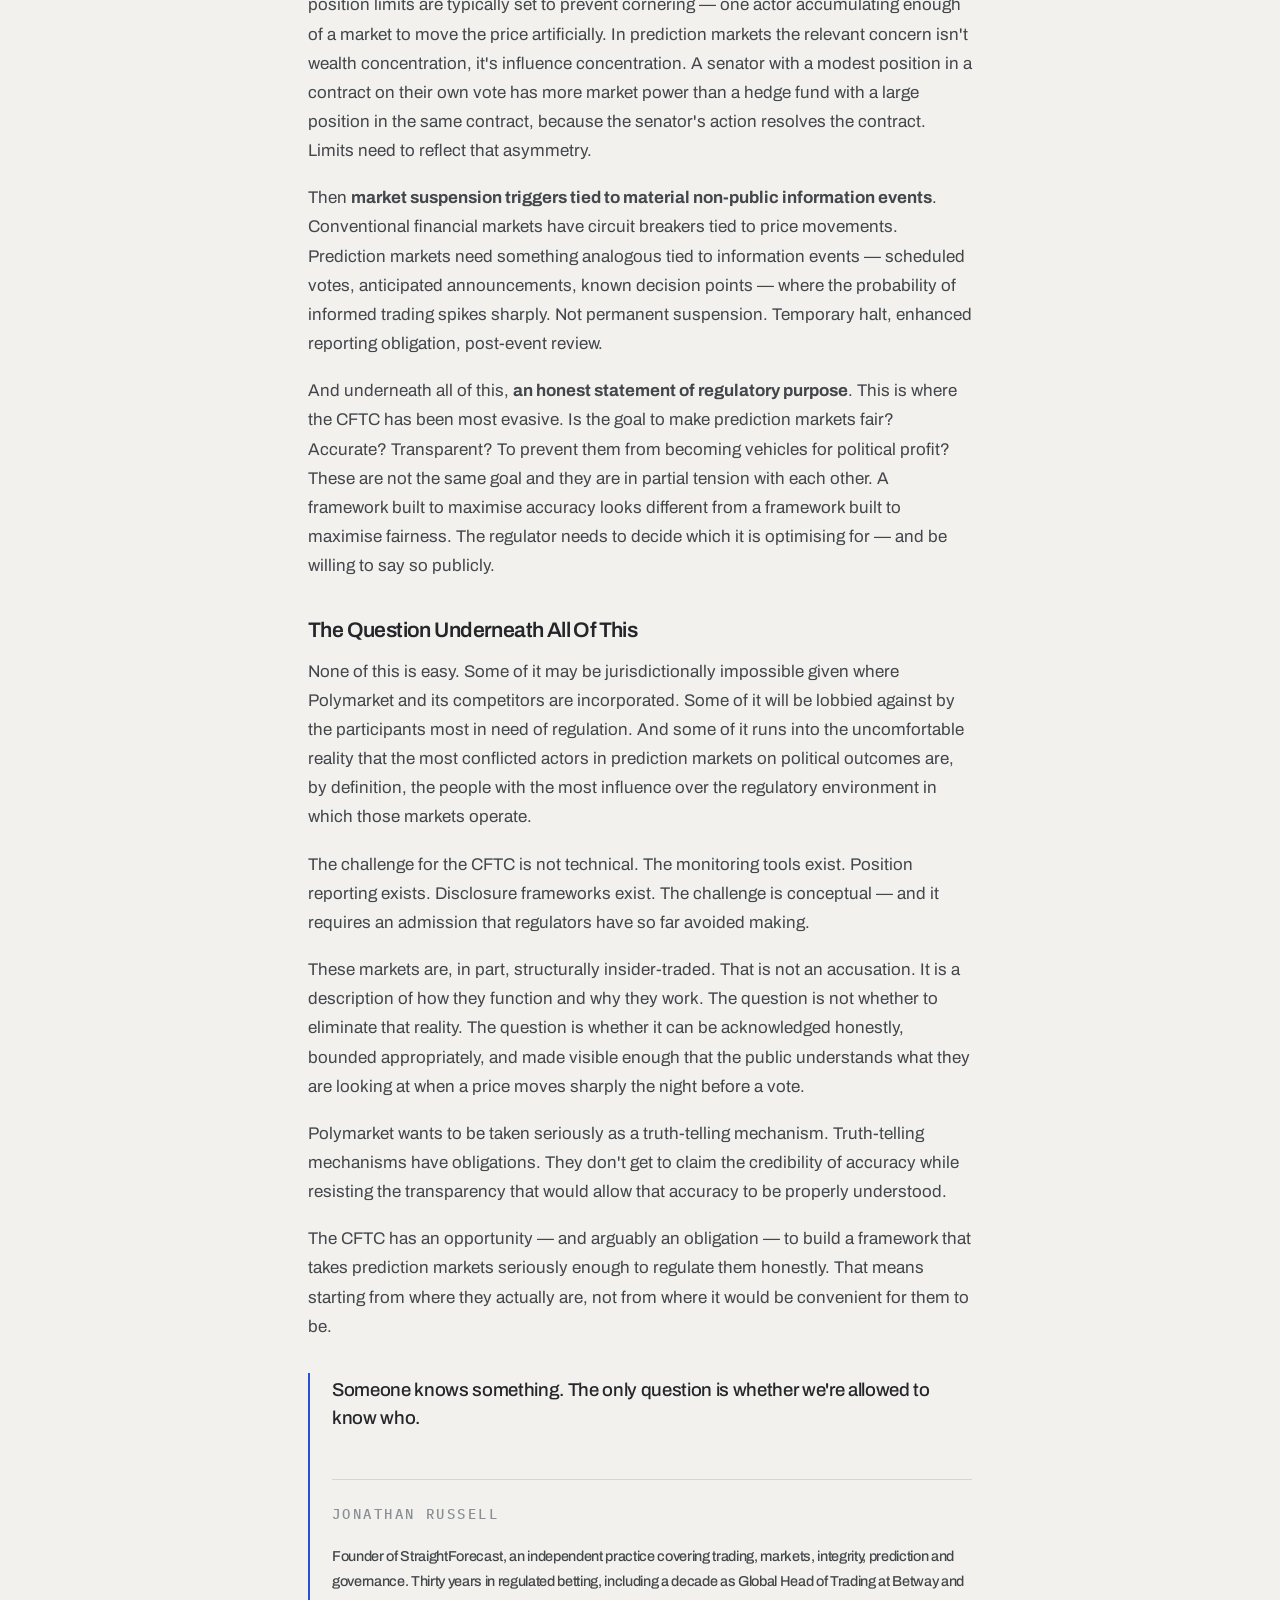
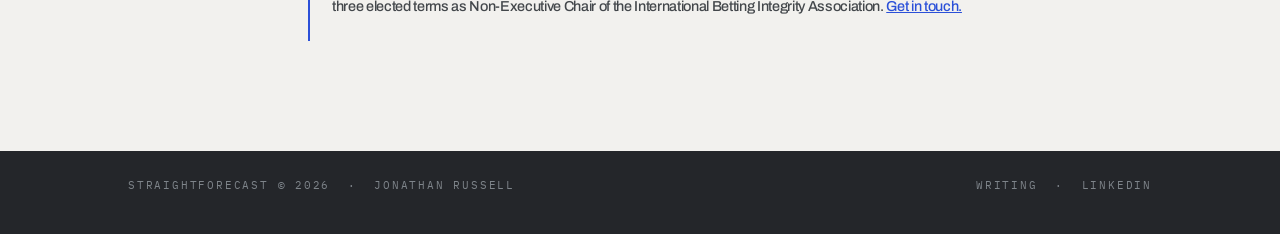
<file: blog-1.html>
<!DOCTYPE html>
<html lang="en-GB">
<head>
<meta charset="utf-8">
<meta name="viewport" content="width=device-width, initial-scale=1.0">
<title>Prediction Markets: What Does Effective Integrity Monitoring Look Like? | StraightForecast</title>
<meta name="description" content="Polymarket wants to be taken seriously as a truth-telling mechanism. But accurate and clean are not the same thing. Jonathan Russell examines the Hayek problem, the manipulation threshold, and what an honest CFTC framework might actually require.">
<meta name="author" content="Jonathan Russell">
<link rel="canonical" href="https://straightforecast.gg/blog-1.html">
<meta property="og:site_name" content="StraightForecast">
<meta property="og:title" content="Prediction Markets: What Does Effective Integrity Monitoring Look Like?">
<meta property="og:description" content="Polymarket wants to be taken seriously as a truth-telling mechanism. But accurate and clean are not the same thing. Jonathan Russell examines the Hayek problem, the manipulation threshold, and what an honest CFTC framework might actually require.">
<meta property="og:url" content="https://straightforecast.gg/blog-1.html">
<meta property="og:image" content="https://straightforecast.gg/icon-512.png">
<link rel="icon" href="/favicon.ico" sizes="any">
<link rel="icon" href="/icon-512.png" type="image/png">
<link rel="apple-touch-icon" href="/icon-180.png">
<link href="https://fonts.googleapis.com/css2?family=Archivo:wght@400;500;600;700&family=IBM+Plex+Mono:wght@400;500&display=swap" rel="stylesheet">
<link rel="stylesheet" href="/site.css?v=5">
</head>
<body>
<header>
  <div class="wrap">
    <a class="brand" href="/">
      <svg width="30" height="30" viewBox="0 0 140 140" aria-hidden="true">
        <defs>
          <linearGradient id="ha" x1="1" x2="0"><stop offset="0" stop-color="#2B50D8" stop-opacity=".1"/><stop offset=".45" stop-color="#2B50D8" stop-opacity=".42"/><stop offset="1" stop-color="#2B50D8"/></linearGradient>
          <linearGradient id="hb" x1="1" x2="0"><stop offset="0" stop-color="#24262A" stop-opacity=".1"/><stop offset=".45" stop-color="#24262A" stop-opacity=".42"/><stop offset="1" stop-color="#24262A"/></linearGradient>
        </defs>
        <rect x="34" y="76" width="60" height="12" fill="url(#ha)"/>
        <rect x="28" y="98" width="60" height="12" fill="url(#hb)"/>
        <rect x="98" y="42" width="12" height="80" fill="#24262A"/>
        <circle cx="104" cy="42" r="18" fill="#24262A"/>
        <circle cx="104" cy="42" r="7" fill="#F2F1EE"/>
      </svg>
      <span>Straight<i>Forecast</i></span>
    </a>
    <nav>
      <a href="/#practice">Practice</a>
      <a href="/#work">Work</a>
      <a href="/#services">Services</a>
      <a href="/#filings">Filings</a>
      <a href="/blog.html">Writing</a>
      <a href="/#contact">Contact</a>
    </nav>
  </div>
</header>

<div class="hero short">
  <div class="wrap narrow">
    <p class="mono">March 2026 &nbsp;&middot;&nbsp; Regulation &nbsp;&middot;&nbsp; Archive</p>
    <h1 class="article">Prediction Markets: What Does Effective Integrity Monitoring Look Like?</h1>
    <p class="archivenote">Published under BetTrust Solutions, the practice’s former trading name. Retained unaltered as a record of the work.</p>
  </div>
</div>

<article>
  <div class="wrap narrow">


    <p>When you watch a Polymarket contract on a political outcome — an election, a confirmation, a legislative vote — and the price moves sharply in the 48 hours before the announcement, the instinct of anyone who has spent time in regulated betting markets is immediate and unambiguous.</p>

    <div class="pullquote">Someone knows something.</div>

    <p>In any other regulated market that price movement triggers a surveillance alert. Positions are reviewed. Patterns are analysed. If it repeats, someone gets a letter from a regulator. The entire apparatus of market integrity exists to treat that moment as a problem to be investigated.</p>

    <p>Polymarket's implicit answer is the opposite. That price movement is the product. It's the signal. It's what they're selling to the journalists, forecasters and political analysts who have started treating their charts as primary sources. The market knew before the polls did. The market knew before the news broke. Look how accurate it was.</p>

    <p>But accurate and clean are not the same thing.</p>

    <p>A market can be a perfect predictor and a perfect vehicle for converting private information into profit simultaneously. The accuracy doesn't launder the mechanism. And if the mechanism is — as it appears to be in at least some cases — participants with direct influence over or advance knowledge of the outcome taking positions before it resolves, then what Polymarket is selling as truth is something closer to a real-time readout of what powerful people know or intend.</p>

    <p>Which might be useful. It might even be more useful than a poll. But it is not neutral. It is not clean. And it is not what a functioning integrity framework would permit in any other context.</p>

    <p>So here is the question the CFTC needs to answer before it can build anything meaningful:</p>

    <div class="pullquote">Is a market that derives its predictive accuracy partly from insider participation something we want to regulate into transparency — or something we want to regulate out of existence?</div>

    <p>Because the answer to that question determines everything else. And right now, nobody in an official capacity appears to have asked it.</p>

    <h2>The Hayek Problem — Or Why The Medicine Might Be The Poison</h2>

    <p>Friedrich Hayek's insight was simple and devastating to central planning: no single actor can possess all the information dispersed across millions of individual minds. Prices, when allowed to move freely, aggregate that dispersed knowledge into a single signal. The trader who buys wheat futures because he knows there's a drought coming doesn't need to publish a report. He just buys. The price moves. The signal is transmitted. Society allocates resources accordingly.</p>

    <p>Prediction markets are explicitly built on this logic. The serious academic argument for them is that when people with genuine knowledge have financial incentive to express it, prices become more accurate than any centralised forecasting mechanism. Polls ask people what they think. Prediction markets ask people to put money on it. Skin in the game filters out noise.</p>

    <p>But the Hayekian framework quietly assumes something critical: that the knowledge being aggregated is <em>about</em> the event, not <em>determinative</em> of it. The wheat trader knows about the drought. He doesn't cause it. The information is exogenous to the outcome. The market is a telescope, not a lever.</p>

    <p>Political prediction markets break this assumption completely.</p>

    <p>When a senator takes a position on a contract resolving on their own vote, they are not expressing dispersed private knowledge about an external reality. They are, in the most literal sense possible, trading on information they will manufacture. The event and the participant are not separate. The observer and the observed are the same person.</p>

    <p>And the problem cascades outward from there. The senator's chief of staff. The whip counting votes. The lobbyist who wrote the amendment and has been in the room all week. The donor who funded the campaign and gets the call before the press does. None of these people are outsiders with telescopes. They are all, to varying degrees, inside the mechanism.</p>

    <p>The Hayekian defence of prediction markets — that they aggregate dispersed knowledge into accurate prices — is simultaneously true and irrelevant to the integrity question. Yes, the price moved because someone knew something. Yes, the price was right. The accuracy is real. But the knowledge wasn't dispersed. It was concentrated. And the people who held it profited from it in ways that would be straightforwardly illegal in any regulated securities market.</p>

    <p>Hayek's price mechanism requires many people knowing small things. What political prediction markets actually run on, at least in part, is a few people knowing everything.</p>

    <h2>The Manipulation Threshold — Where Does Information End And Interference Begin?</h2>

    <p>In conventional betting integrity the line between informed participation and manipulation is analytically tractable, even when hard to prove in practice. Someone who bets on a match they know is fixed is on the wrong side of the line. Someone who bets on a team they believe is undervalued is on the right side. The distinction turns on whether the knowledge derives from corrupt interference with the event itself.</p>

    <p>That framework has thirty years of jurisprudence, monitoring infrastructure and international cooperation behind it. It is imperfect. But the conceptual foundation is solid because the event and the market are genuinely separate. The match happens on a pitch. The bet happens in a book. Corruption is the illicit bridge between them.</p>

    <p>In political prediction markets there is no bridge to corrupt because there is no separation to begin with.</p>

    <p>Consider the spectrum. At one end: a retail participant who follows politics closely, forms a view and takes a position. Unambiguously clean. This is exactly the participation the market needs. At the other end: a legislator who decides how to vote, takes a large position before announcing, and profits on resolution. Most people's instinct — and it's the right instinct — is that something has gone wrong there, even if the existing legal framework struggles to say precisely what.</p>

    <p>But between those poles there is an enormous grey territory that no existing framework has mapped.</p>

    <p>What about the legislator who takes a position <em>before</em> deciding how to vote — is the market influencing the decision rather than reflecting it? What about the lobbyist whose position reflects their assessment of how effective their own lobbying has been? What about the intelligence contractor who trades on geopolitical contracts using analytical access that is nominally public but practically available only to a handful of people? What about the journalist who moves a market with a story they haven't published yet?</p>

    <p>Each of these represents a different flavour of the same problem: the boundary between private knowledge, legitimate analysis and determinative influence is not a line. It's a gradient. And a regulatory framework that cannot locate itself on that gradient with some precision isn't a framework. It's a gesture.</p>

    <p>The CFTC's current toolkit — derived from commodity and derivatives regulation — is designed to police the ends of that spectrum. Naked manipulation, false reporting, coordinated squeezes. It has almost nothing to say about the vast middle ground where prediction markets actually operate.</p>

    <p>Which means that right now, in the absence of a framework that honestly acknowledges the gradient exists, the default position is permissiveness. Everything that isn't explicitly prohibited is permitted. And in a market where some of the most conflicted participants are the people who would need to pass the legislation to regulate it, permissiveness is not a neutral default. It is a choice with winners and losers.</p>

    <h2>What A Disclosure Framework Might Actually Look Like — And Why It's Harder Than It Sounds</h2>

    <p>The most intellectually honest regulatory response to this situation isn't to pretend the insider participation problem can be eliminated. It can't. Attempting to exclude all participants with material knowledge of political outcomes would either destroy the market's predictive function or drive it offshore — most likely both.</p>

    <p>The honest response is to acknowledge that these markets are structurally different from both financial securities markets and conventional betting markets, and that any framework needs to be built from that acknowledgement rather than borrowed from adjacent regulatory regimes that don't fit.</p>

    <p>What might that look like in practice?</p>

    <p>Start with <strong>participant tiering and mandatory disclosure</strong>. Not exclusion — disclosure. Participants above a certain position threshold in contracts where they have a material conflict of interest should be required to register that conflict. A legislator trading on a vote. A campaign official trading on an election. A regulator trading on a policy decision. The position doesn't need to be prohibited. It needs to be visible. Disclosed conflicts in a public register attached to market data would allow researchers, journalists and other participants to contextualise price movements. It would also create a deterrent effect for the most egregious cases.</p>

    <p>Then <strong>position limits calibrated to influence rather than wealth</strong>. Financial market position limits are typically set to prevent cornering — one actor accumulating enough of a market to move the price artificially. In prediction markets the relevant concern isn't wealth concentration, it's influence concentration. A senator with a modest position in a contract on their own vote has more market power than a hedge fund with a large position in the same contract, because the senator's action resolves the contract. Limits need to reflect that asymmetry.</p>

    <p>Then <strong>market suspension triggers tied to material non-public information events</strong>. Conventional financial markets have circuit breakers tied to price movements. Prediction markets need something analogous tied to information events — scheduled votes, anticipated announcements, known decision points — where the probability of informed trading spikes sharply. Not permanent suspension. Temporary halt, enhanced reporting obligation, post-event review.</p>

    <p>And underneath all of this, <strong>an honest statement of regulatory purpose</strong>. This is where the CFTC has been most evasive. Is the goal to make prediction markets fair? Accurate? Transparent? To prevent them from becoming vehicles for political profit? These are not the same goal and they are in partial tension with each other. A framework built to maximise accuracy looks different from a framework built to maximise fairness. The regulator needs to decide which it is optimising for — and be willing to say so publicly.</p>

    <h2>The Question Underneath All Of This</h2>

    <p>None of this is easy. Some of it may be jurisdictionally impossible given where Polymarket and its competitors are incorporated. Some of it will be lobbied against by the participants most in need of regulation. And some of it runs into the uncomfortable reality that the most conflicted actors in prediction markets on political outcomes are, by definition, the people with the most influence over the regulatory environment in which those markets operate.</p>

    <p>The challenge for the CFTC is not technical. The monitoring tools exist. Position reporting exists. Disclosure frameworks exist. The challenge is conceptual — and it requires an admission that regulators have so far avoided making.</p>

    <p>These markets are, in part, structurally insider-traded. That is not an accusation. It is a description of how they function and why they work. The question is not whether to eliminate that reality. The question is whether it can be acknowledged honestly, bounded appropriately, and made visible enough that the public understands what they are looking at when a price moves sharply the night before a vote.</p>

    <p>Polymarket wants to be taken seriously as a truth-telling mechanism. Truth-telling mechanisms have obligations. They don't get to claim the credibility of accuracy while resisting the transparency that would allow that accuracy to be properly understood.</p>

    <p>The CFTC has an opportunity — and arguably an obligation — to build a framework that takes prediction markets seriously enough to regulate them honestly. That means starting from where they actually are, not from where it would be convenient for them to be.</p>

    <div class="pullquote">Someone knows something. The only question is whether we're allowed to know who.

    <div class="byline">
      <p class="mono">Jonathan Russell</p>
      <p>Founder of StraightForecast, an independent practice covering trading, markets, integrity, prediction and governance. Thirty years in regulated betting, including a decade as Global Head of Trading at Betway and three elected terms as Non-Executive Chair of the International Betting Integrity Association. <a href="/#contact">Get in touch.</a></p>
    </div>
  </div>
</article>

<footer>
  <div class="wrap">
    <p class="mono" style="margin:0">StraightForecast &copy; 2026 &nbsp;&middot;&nbsp; Jonathan Russell</p>
    <p class="mono" style="margin:0"><a href="/blog.html">Writing</a> &nbsp;&middot;&nbsp; <a href="https://www.linkedin.com/in/jdrgbr">LinkedIn</a></p>
  </div>
</footer>
</body>
</html>
</file>
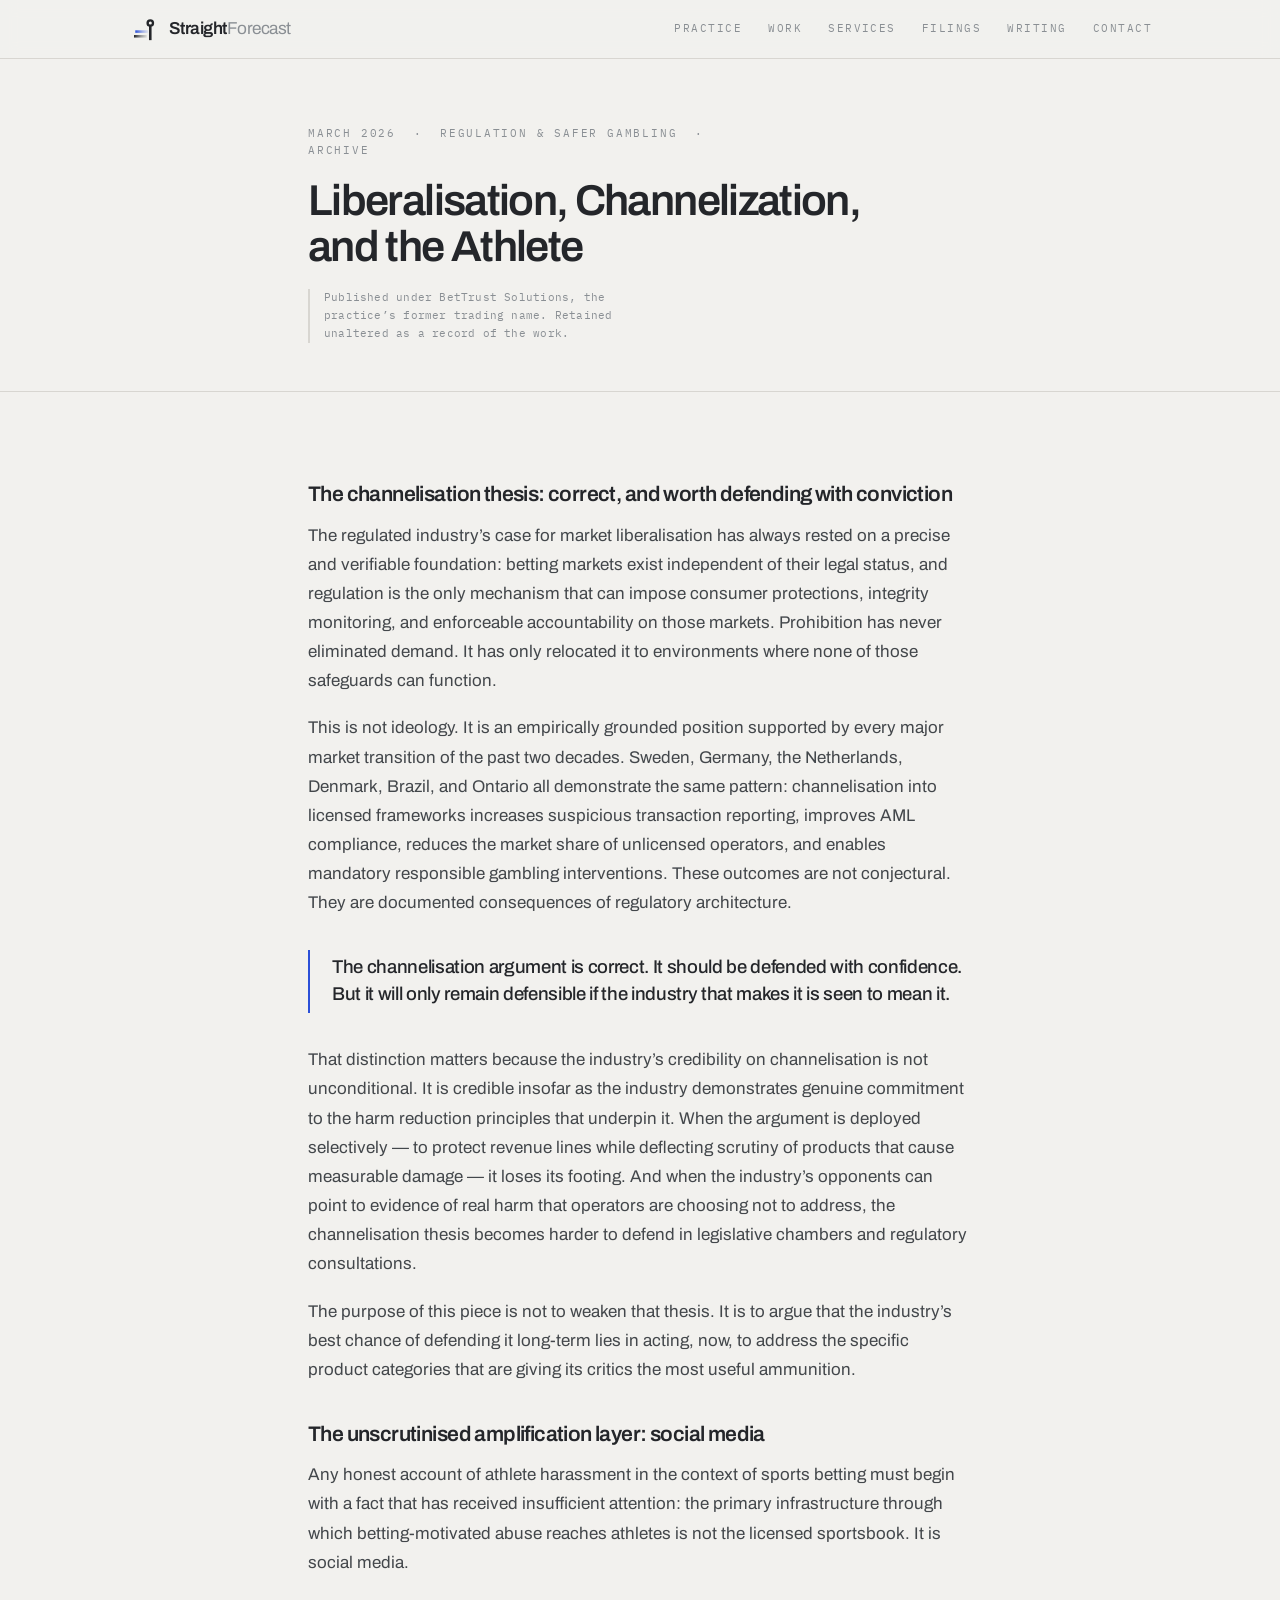
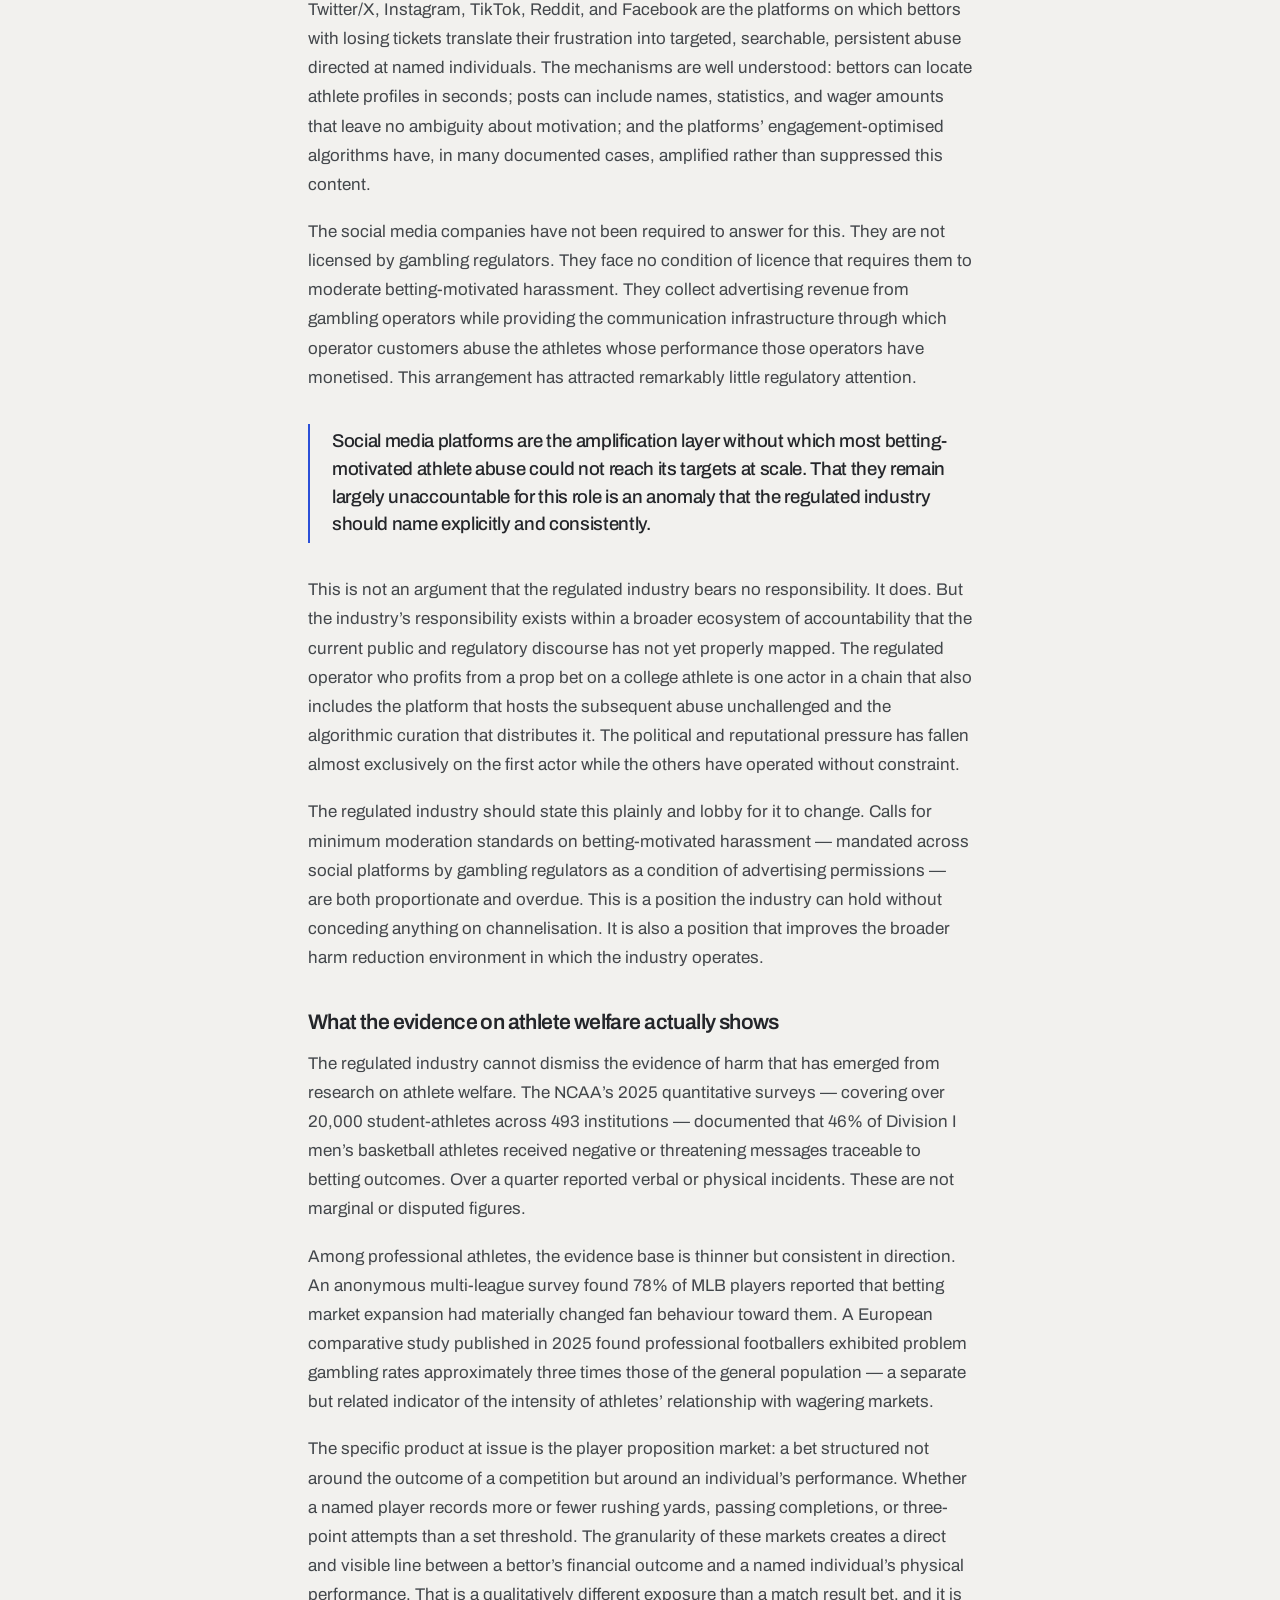
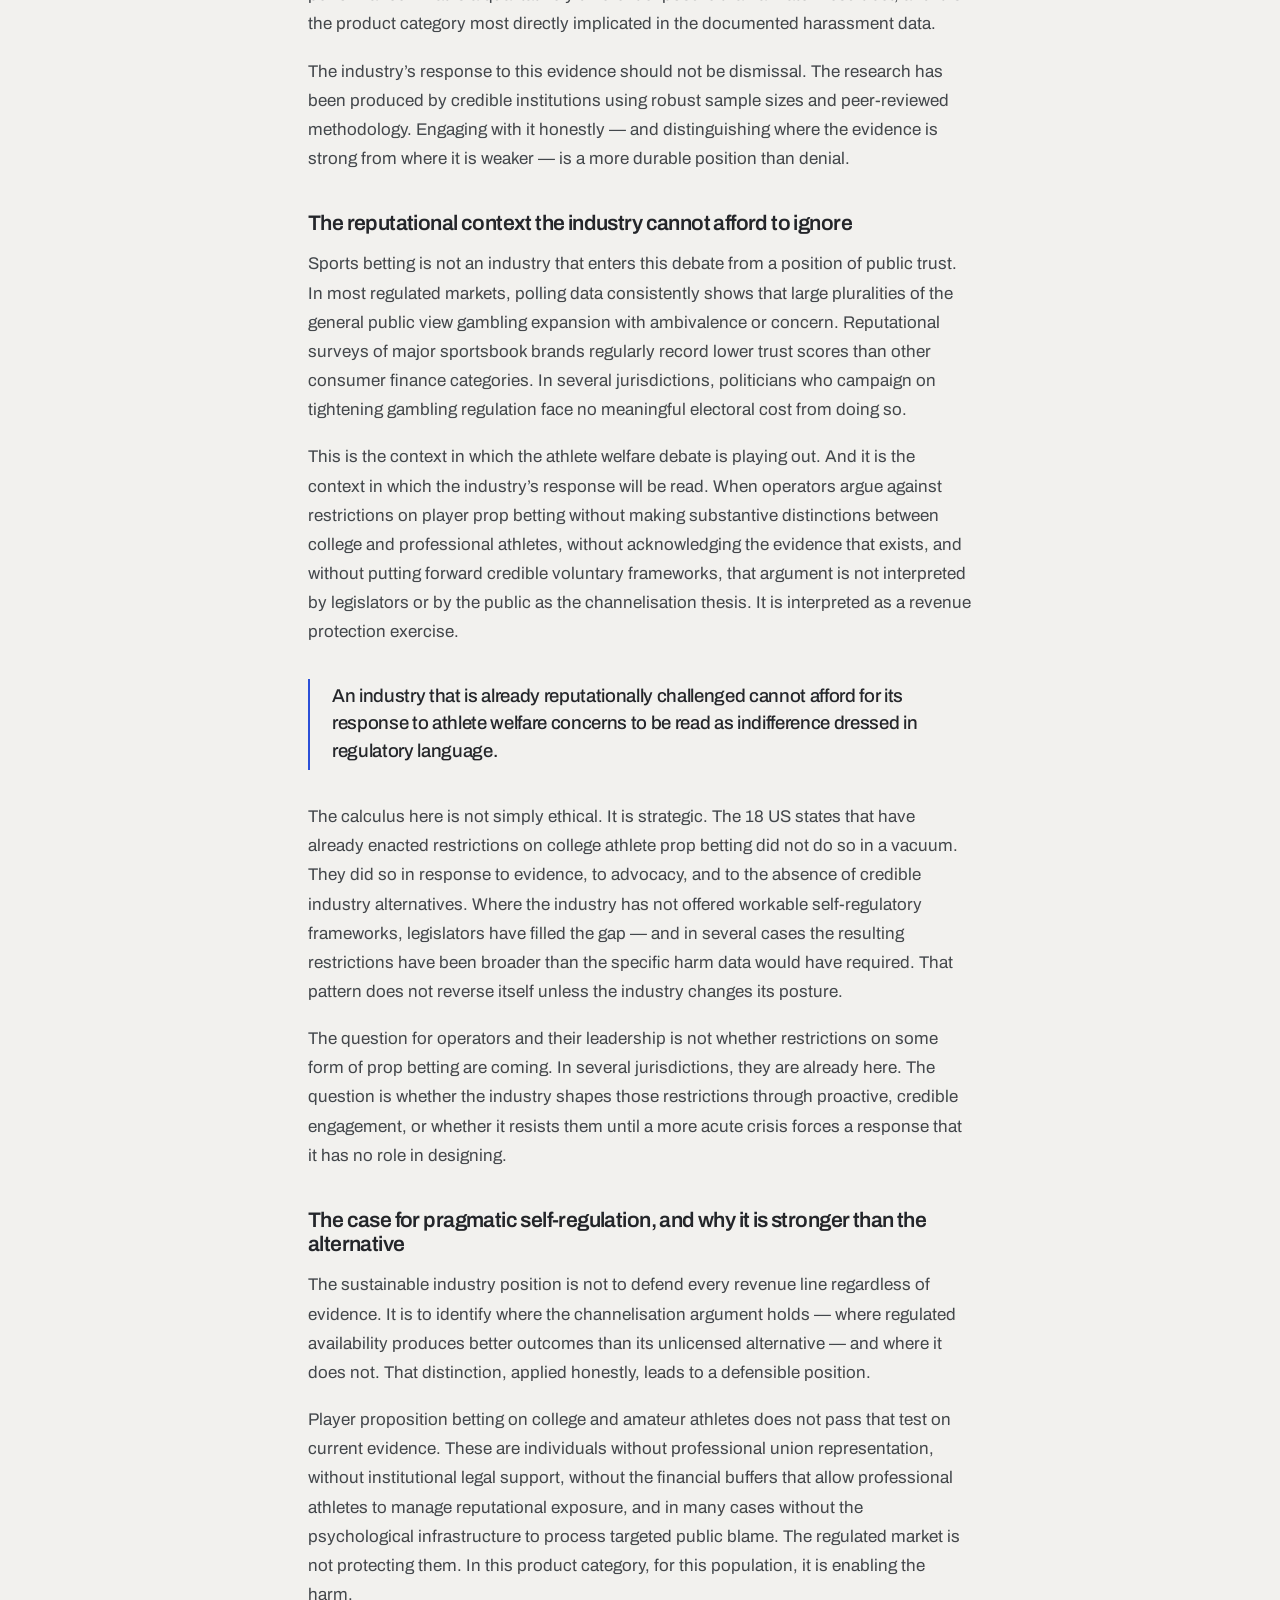
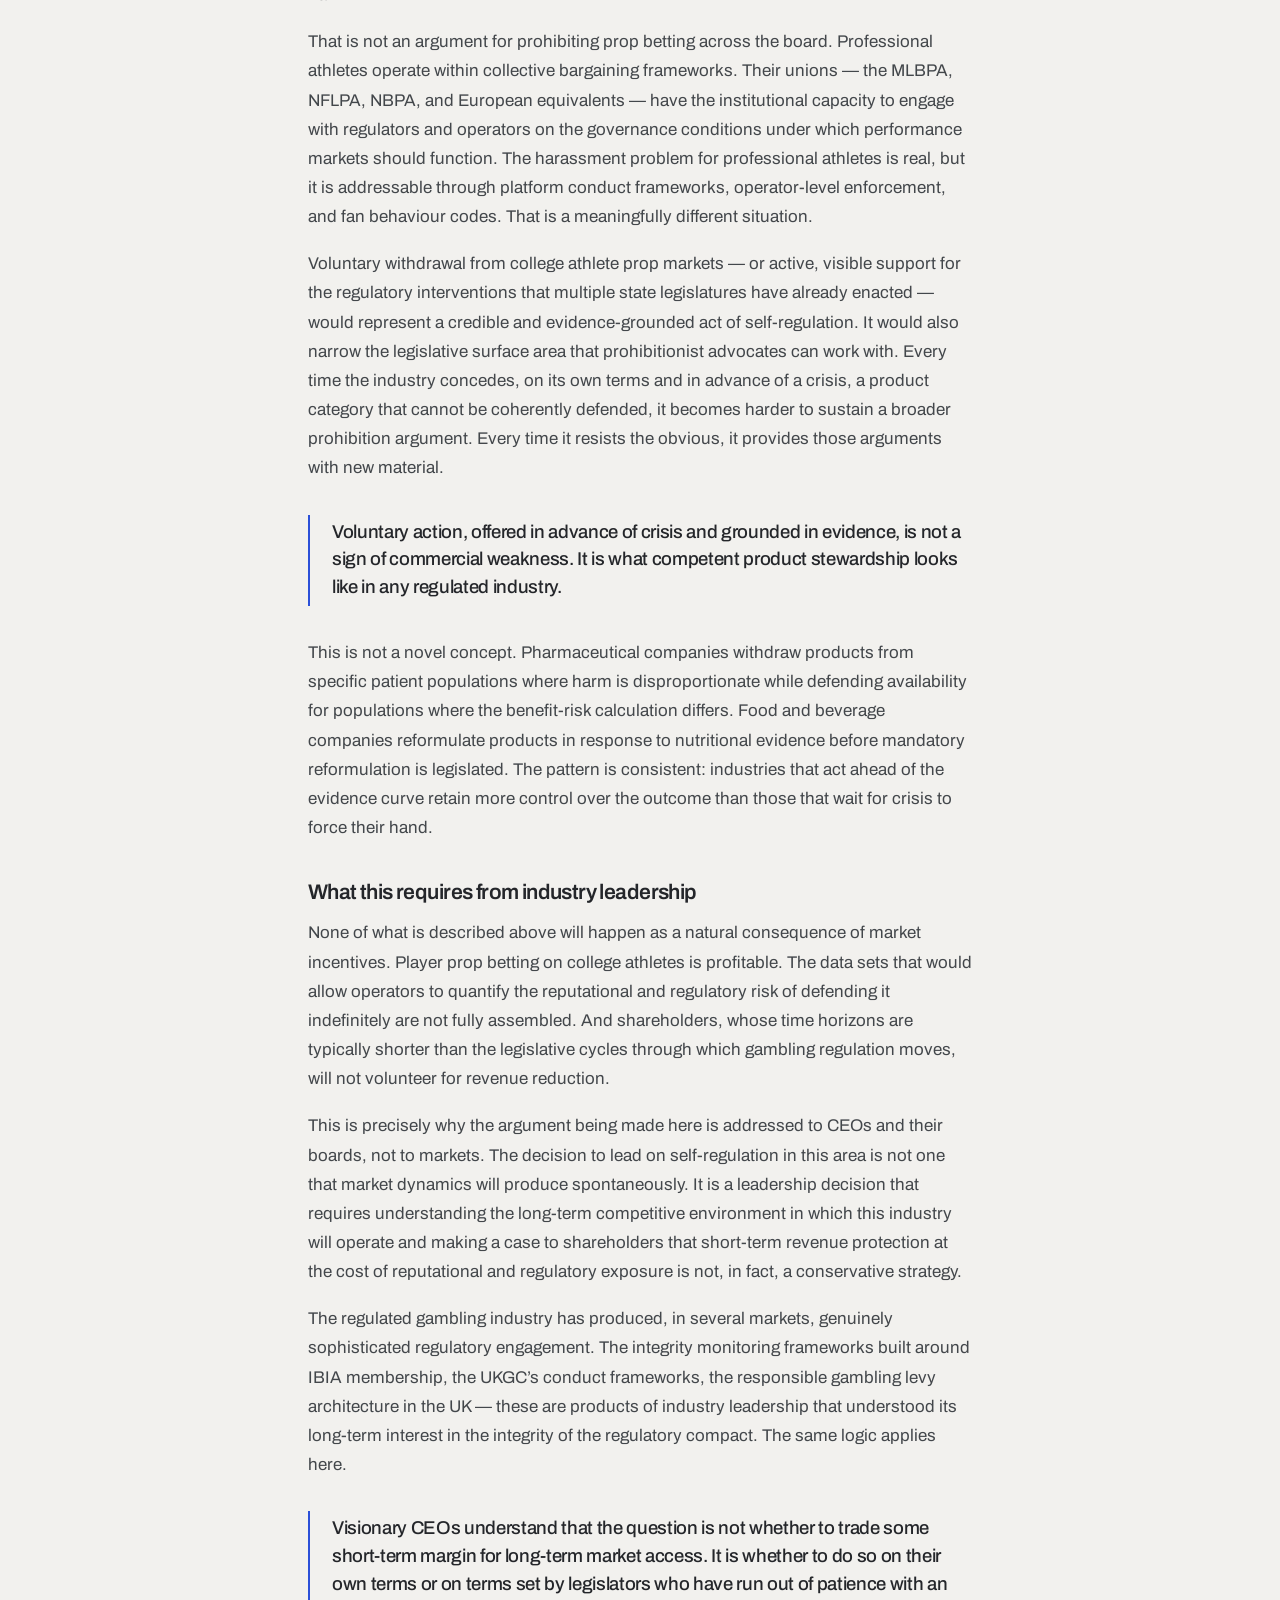
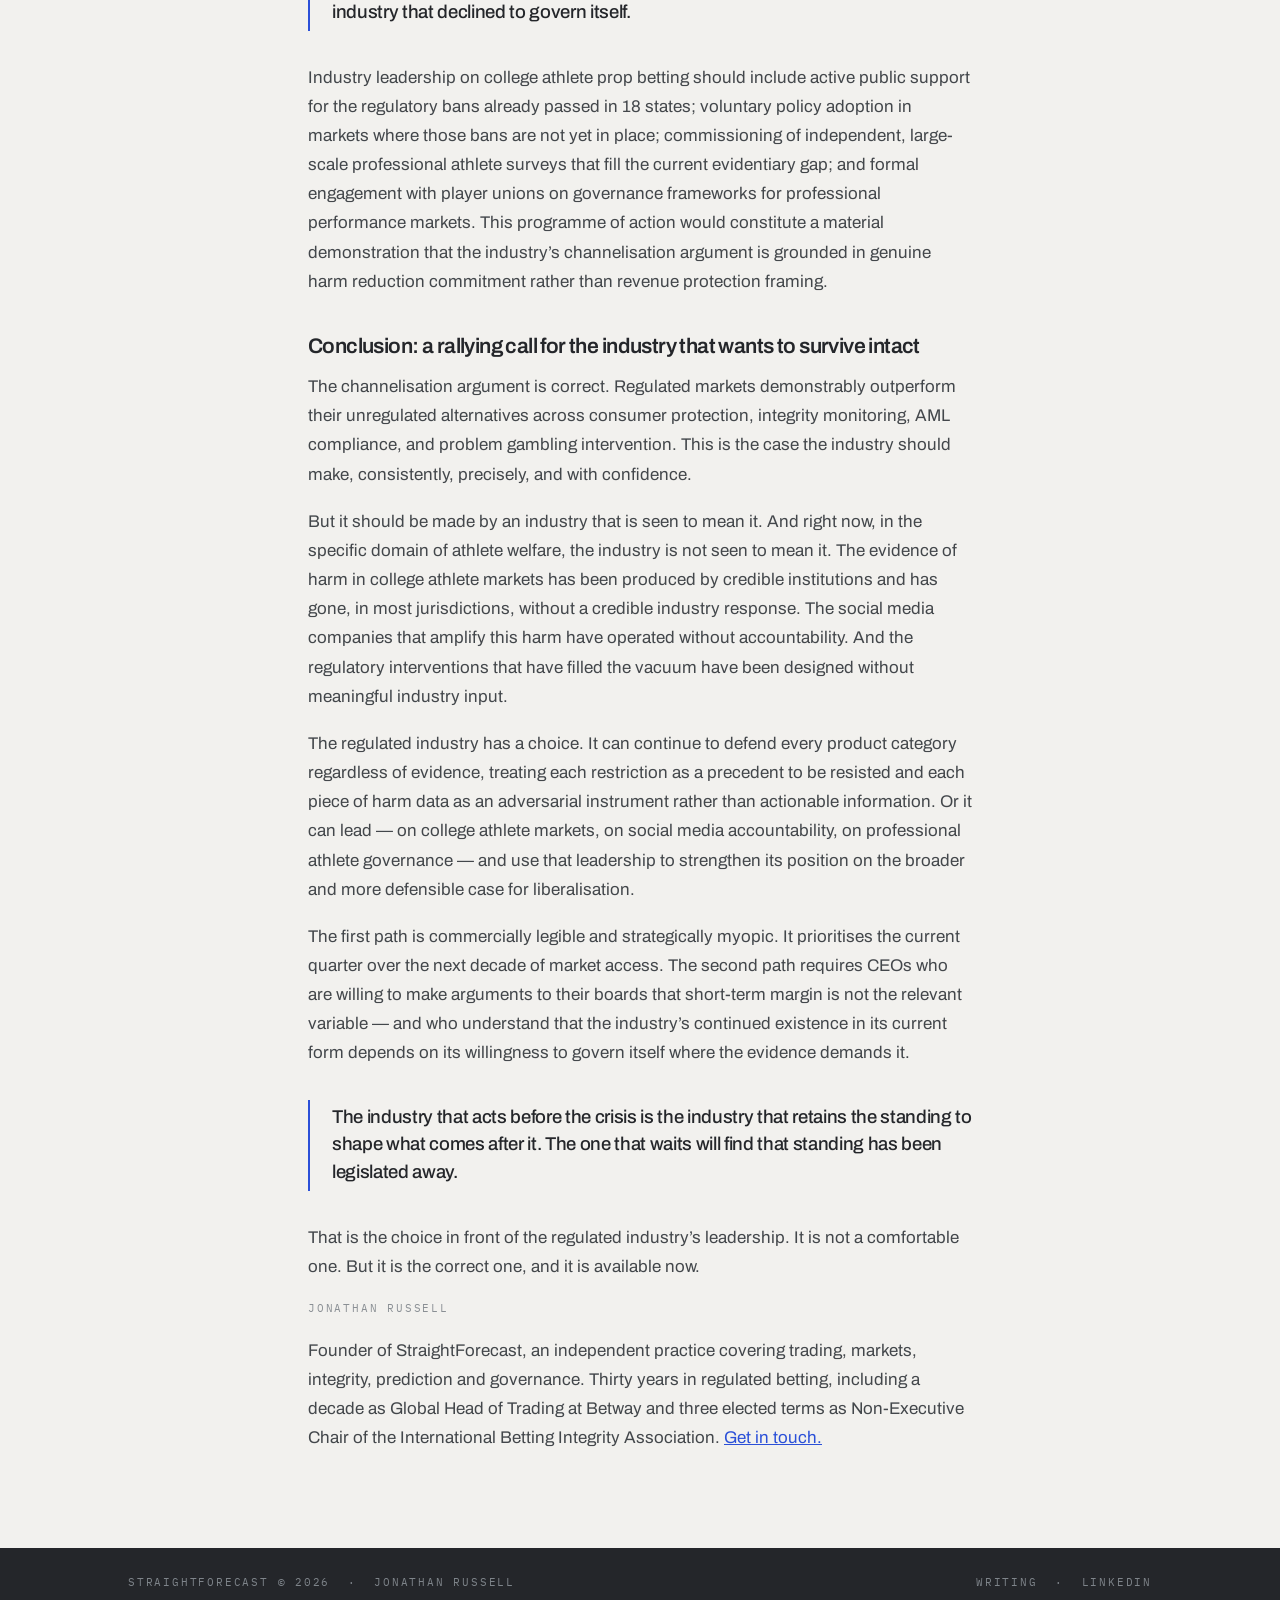
<file: blog-2.html>
<!DOCTYPE html>
<html lang="en-GB">
<head>
<meta charset="utf-8">
<meta name="viewport" content="width=device-width, initial-scale=1.0">
<title>Liberalisation, Channelization, and the Athlete | StraightForecast</title>
<meta name="description" content="The channelisation thesis is correct. But the regulated industry must lead on self-regulation before crisis does it for them. Jonathan Russell on social media complicity, reputational risk, and the CEO leadership the moment demands.">
<meta name="author" content="Jonathan Russell">
<link rel="canonical" href="https://straightforecast.gg/blog-2.html">
<meta property="og:site_name" content="StraightForecast">
<meta property="og:title" content="Liberalisation, Channelization, and the Athlete">
<meta property="og:description" content="The channelisation thesis is correct. But the regulated industry must lead on self-regulation before crisis does it for them. Jonathan Russell on social media complicity, reputational risk, and the CEO leadership the moment demands.">
<meta property="og:url" content="https://straightforecast.gg/blog-2.html">
<meta property="og:image" content="https://straightforecast.gg/icon-512.png">
<link rel="icon" href="/favicon.ico" sizes="any">
<link rel="icon" href="/icon-512.png" type="image/png">
<link rel="apple-touch-icon" href="/icon-180.png">
<link href="https://fonts.googleapis.com/css2?family=Archivo:wght@400;500;600;700&family=IBM+Plex+Mono:wght@400;500&display=swap" rel="stylesheet">
<link rel="stylesheet" href="/site.css?v=5">
</head>
<body>
<header>
  <div class="wrap">
    <a class="brand" href="/">
      <svg width="30" height="30" viewBox="0 0 140 140" aria-hidden="true">
        <defs>
          <linearGradient id="ha" x1="1" x2="0"><stop offset="0" stop-color="#2B50D8" stop-opacity=".1"/><stop offset=".45" stop-color="#2B50D8" stop-opacity=".42"/><stop offset="1" stop-color="#2B50D8"/></linearGradient>
          <linearGradient id="hb" x1="1" x2="0"><stop offset="0" stop-color="#24262A" stop-opacity=".1"/><stop offset=".45" stop-color="#24262A" stop-opacity=".42"/><stop offset="1" stop-color="#24262A"/></linearGradient>
        </defs>
        <rect x="34" y="76" width="60" height="12" fill="url(#ha)"/>
        <rect x="28" y="98" width="60" height="12" fill="url(#hb)"/>
        <rect x="98" y="42" width="12" height="80" fill="#24262A"/>
        <circle cx="104" cy="42" r="18" fill="#24262A"/>
        <circle cx="104" cy="42" r="7" fill="#F2F1EE"/>
      </svg>
      <span>Straight<i>Forecast</i></span>
    </a>
    <nav>
      <a href="/#practice">Practice</a>
      <a href="/#work">Work</a>
      <a href="/#services">Services</a>
      <a href="/#filings">Filings</a>
      <a href="/blog.html">Writing</a>
      <a href="/#contact">Contact</a>
    </nav>
  </div>
</header>

<div class="hero short">
  <div class="wrap narrow">
    <p class="mono">March 2026 &nbsp;&middot;&nbsp; Regulation &amp; Safer Gambling &nbsp;&middot;&nbsp; Archive</p>
    <h1 class="article">Liberalisation, Channelization, and the Athlete</h1>
    <p class="archivenote">Published under BetTrust Solutions, the practice’s former trading name. Retained unaltered as a record of the work.</p>
  </div>
</div>

<article>
  <div class="wrap narrow">


    <h2>The channelisation thesis: correct, and worth defending with conviction</h2>

    <p>The regulated industry&rsquo;s case for market liberalisation has always rested on a precise and verifiable foundation: betting markets exist independent of their legal status, and regulation is the only mechanism that can impose consumer protections, integrity monitoring, and enforceable accountability on those markets. Prohibition has never eliminated demand. It has only relocated it to environments where none of those safeguards can function.</p>

    <p>This is not ideology. It is an empirically grounded position supported by every major market transition of the past two decades. Sweden, Germany, the Netherlands, Denmark, Brazil, and Ontario all demonstrate the same pattern: channelisation into licensed frameworks increases suspicious transaction reporting, improves AML compliance, reduces the market share of unlicensed operators, and enables mandatory responsible gambling interventions. These outcomes are not conjectural. They are documented consequences of regulatory architecture.</p>

    <div class="pullquote">The channelisation argument is correct. It should be defended with confidence. But it will only remain defensible if the industry that makes it is seen to mean it.</div>

    <p>That distinction matters because the industry&rsquo;s credibility on channelisation is not unconditional. It is credible insofar as the industry demonstrates genuine commitment to the harm reduction principles that underpin it. When the argument is deployed selectively &mdash; to protect revenue lines while deflecting scrutiny of products that cause measurable damage &mdash; it loses its footing. And when the industry&rsquo;s opponents can point to evidence of real harm that operators are choosing not to address, the channelisation thesis becomes harder to defend in legislative chambers and regulatory consultations.</p>

    <p>The purpose of this piece is not to weaken that thesis. It is to argue that the industry&rsquo;s best chance of defending it long-term lies in acting, now, to address the specific product categories that are giving its critics the most useful ammunition.</p>

    <h2>The unscrutinised amplification layer: social media</h2>

    <p>Any honest account of athlete harassment in the context of sports betting must begin with a fact that has received insufficient attention: the primary infrastructure through which betting-motivated abuse reaches athletes is not the licensed sportsbook. It is social media.</p>

    <p>Twitter/X, Instagram, TikTok, Reddit, and Facebook are the platforms on which bettors with losing tickets translate their frustration into targeted, searchable, persistent abuse directed at named individuals. The mechanisms are well understood: bettors can locate athlete profiles in seconds; posts can include names, statistics, and wager amounts that leave no ambiguity about motivation; and the platforms&rsquo; engagement-optimised algorithms have, in many documented cases, amplified rather than suppressed this content.</p>

    <p>The social media companies have not been required to answer for this. They are not licensed by gambling regulators. They face no condition of licence that requires them to moderate betting-motivated harassment. They collect advertising revenue from gambling operators while providing the communication infrastructure through which operator customers abuse the athletes whose performance those operators have monetised. This arrangement has attracted remarkably little regulatory attention.</p>

    <div class="pullquote">Social media platforms are the amplification layer without which most betting-motivated athlete abuse could not reach its targets at scale. That they remain largely unaccountable for this role is an anomaly that the regulated industry should name explicitly and consistently.</div>

    <p>This is not an argument that the regulated industry bears no responsibility. It does. But the industry&rsquo;s responsibility exists within a broader ecosystem of accountability that the current public and regulatory discourse has not yet properly mapped. The regulated operator who profits from a prop bet on a college athlete is one actor in a chain that also includes the platform that hosts the subsequent abuse unchallenged and the algorithmic curation that distributes it. The political and reputational pressure has fallen almost exclusively on the first actor while the others have operated without constraint.</p>

    <p>The regulated industry should state this plainly and lobby for it to change. Calls for minimum moderation standards on betting-motivated harassment &mdash; mandated across social platforms by gambling regulators as a condition of advertising permissions &mdash; are both proportionate and overdue. This is a position the industry can hold without conceding anything on channelisation. It is also a position that improves the broader harm reduction environment in which the industry operates.</p>

    <h2>What the evidence on athlete welfare actually shows</h2>

    <p>The regulated industry cannot dismiss the evidence of harm that has emerged from research on athlete welfare. The NCAA&rsquo;s 2025 quantitative surveys &mdash; covering over 20,000 student-athletes across 493 institutions &mdash; documented that 46% of Division I men&rsquo;s basketball athletes received negative or threatening messages traceable to betting outcomes. Over a quarter reported verbal or physical incidents. These are not marginal or disputed figures.</p>

    <p>Among professional athletes, the evidence base is thinner but consistent in direction. An anonymous multi-league survey found 78% of MLB players reported that betting market expansion had materially changed fan behaviour toward them. A European comparative study published in 2025 found professional footballers exhibited problem gambling rates approximately three times those of the general population &mdash; a separate but related indicator of the intensity of athletes&rsquo; relationship with wagering markets.</p>

    <p>The specific product at issue is the player proposition market: a bet structured not around the outcome of a competition but around an individual&rsquo;s performance. Whether a named player records more or fewer rushing yards, passing completions, or three-point attempts than a set threshold. The granularity of these markets creates a direct and visible line between a bettor&rsquo;s financial outcome and a named individual&rsquo;s physical performance. That is a qualitatively different exposure than a match result bet, and it is the product category most directly implicated in the documented harassment data.</p>

    <p>The industry&rsquo;s response to this evidence should not be dismissal. The research has been produced by credible institutions using robust sample sizes and peer-reviewed methodology. Engaging with it honestly &mdash; and distinguishing where the evidence is strong from where it is weaker &mdash; is a more durable position than denial.</p>

    <h2>The reputational context the industry cannot afford to ignore</h2>

    <p>Sports betting is not an industry that enters this debate from a position of public trust. In most regulated markets, polling data consistently shows that large pluralities of the general public view gambling expansion with ambivalence or concern. Reputational surveys of major sportsbook brands regularly record lower trust scores than other consumer finance categories. In several jurisdictions, politicians who campaign on tightening gambling regulation face no meaningful electoral cost from doing so.</p>

    <p>This is the context in which the athlete welfare debate is playing out. And it is the context in which the industry&rsquo;s response will be read. When operators argue against restrictions on player prop betting without making substantive distinctions between college and professional athletes, without acknowledging the evidence that exists, and without putting forward credible voluntary frameworks, that argument is not interpreted by legislators or by the public as the channelisation thesis. It is interpreted as a revenue protection exercise.</p>

    <div class="pullquote">An industry that is already reputationally challenged cannot afford for its response to athlete welfare concerns to be read as indifference dressed in regulatory language.</div>

    <p>The calculus here is not simply ethical. It is strategic. The 18 US states that have already enacted restrictions on college athlete prop betting did not do so in a vacuum. They did so in response to evidence, to advocacy, and to the absence of credible industry alternatives. Where the industry has not offered workable self-regulatory frameworks, legislators have filled the gap &mdash; and in several cases the resulting restrictions have been broader than the specific harm data would have required. That pattern does not reverse itself unless the industry changes its posture.</p>

    <p>The question for operators and their leadership is not whether restrictions on some form of prop betting are coming. In several jurisdictions, they are already here. The question is whether the industry shapes those restrictions through proactive, credible engagement, or whether it resists them until a more acute crisis forces a response that it has no role in designing.</p>

    <h2>The case for pragmatic self-regulation, and why it is stronger than the alternative</h2>

    <p>The sustainable industry position is not to defend every revenue line regardless of evidence. It is to identify where the channelisation argument holds &mdash; where regulated availability produces better outcomes than its unlicensed alternative &mdash; and where it does not. That distinction, applied honestly, leads to a defensible position.</p>

    <p>Player proposition betting on college and amateur athletes does not pass that test on current evidence. These are individuals without professional union representation, without institutional legal support, without the financial buffers that allow professional athletes to manage reputational exposure, and in many cases without the psychological infrastructure to process targeted public blame. The regulated market is not protecting them. In this product category, for this population, it is enabling the harm.</p>

    <p>That is not an argument for prohibiting prop betting across the board. Professional athletes operate within collective bargaining frameworks. Their unions &mdash; the MLBPA, NFLPA, NBPA, and European equivalents &mdash; have the institutional capacity to engage with regulators and operators on the governance conditions under which performance markets should function. The harassment problem for professional athletes is real, but it is addressable through platform conduct frameworks, operator-level enforcement, and fan behaviour codes. That is a meaningfully different situation.</p>

    <p>Voluntary withdrawal from college athlete prop markets &mdash; or active, visible support for the regulatory interventions that multiple state legislatures have already enacted &mdash; would represent a credible and evidence-grounded act of self-regulation. It would also narrow the legislative surface area that prohibitionist advocates can work with. Every time the industry concedes, on its own terms and in advance of a crisis, a product category that cannot be coherently defended, it becomes harder to sustain a broader prohibition argument. Every time it resists the obvious, it provides those arguments with new material.</p>

    <div class="pullquote">Voluntary action, offered in advance of crisis and grounded in evidence, is not a sign of commercial weakness. It is what competent product stewardship looks like in any regulated industry.</div>

    <p>This is not a novel concept. Pharmaceutical companies withdraw products from specific patient populations where harm is disproportionate while defending availability for populations where the benefit-risk calculation differs. Food and beverage companies reformulate products in response to nutritional evidence before mandatory reformulation is legislated. The pattern is consistent: industries that act ahead of the evidence curve retain more control over the outcome than those that wait for crisis to force their hand.</p>

    <h2>What this requires from industry leadership</h2>

    <p>None of what is described above will happen as a natural consequence of market incentives. Player prop betting on college athletes is profitable. The data sets that would allow operators to quantify the reputational and regulatory risk of defending it indefinitely are not fully assembled. And shareholders, whose time horizons are typically shorter than the legislative cycles through which gambling regulation moves, will not volunteer for revenue reduction.</p>

    <p>This is precisely why the argument being made here is addressed to CEOs and their boards, not to markets. The decision to lead on self-regulation in this area is not one that market dynamics will produce spontaneously. It is a leadership decision that requires understanding the long-term competitive environment in which this industry will operate and making a case to shareholders that short-term revenue protection at the cost of reputational and regulatory exposure is not, in fact, a conservative strategy.</p>

    <p>The regulated gambling industry has produced, in several markets, genuinely sophisticated regulatory engagement. The integrity monitoring frameworks built around IBIA membership, the UKGC&rsquo;s conduct frameworks, the responsible gambling levy architecture in the UK &mdash; these are products of industry leadership that understood its long-term interest in the integrity of the regulatory compact. The same logic applies here.</p>

    <div class="pullquote">Visionary CEOs understand that the question is not whether to trade some short-term margin for long-term market access. It is whether to do so on their own terms or on terms set by legislators who have run out of patience with an industry that declined to govern itself.</div>

    <p>Industry leadership on college athlete prop betting should include active public support for the regulatory bans already passed in 18 states; voluntary policy adoption in markets where those bans are not yet in place; commissioning of independent, large-scale professional athlete surveys that fill the current evidentiary gap; and formal engagement with player unions on governance frameworks for professional performance markets. This programme of action would constitute a material demonstration that the industry&rsquo;s channelisation argument is grounded in genuine harm reduction commitment rather than revenue protection framing.</p>

    <h2>Conclusion: a rallying call for the industry that wants to survive intact</h2>

    <p>The channelisation argument is correct. Regulated markets demonstrably outperform their unregulated alternatives across consumer protection, integrity monitoring, AML compliance, and problem gambling intervention. This is the case the industry should make, consistently, precisely, and with confidence.</p>

    <p>But it should be made by an industry that is seen to mean it. And right now, in the specific domain of athlete welfare, the industry is not seen to mean it. The evidence of harm in college athlete markets has been produced by credible institutions and has gone, in most jurisdictions, without a credible industry response. The social media companies that amplify this harm have operated without accountability. And the regulatory interventions that have filled the vacuum have been designed without meaningful industry input.</p>

    <p>The regulated industry has a choice. It can continue to defend every product category regardless of evidence, treating each restriction as a precedent to be resisted and each piece of harm data as an adversarial instrument rather than actionable information. Or it can lead &mdash; on college athlete markets, on social media accountability, on professional athlete governance &mdash; and use that leadership to strengthen its position on the broader and more defensible case for liberalisation.</p>

    <p>The first path is commercially legible and strategically myopic. It prioritises the current quarter over the next decade of market access. The second path requires CEOs who are willing to make arguments to their boards that short-term margin is not the relevant variable &mdash; and who understand that the industry&rsquo;s continued existence in its current form depends on its willingness to govern itself where the evidence demands it.</p>

    <div class="pullquote">The industry that acts before the crisis is the industry that retains the standing to shape what comes after it. The one that waits will find that standing has been legislated away.</div>

    <p>That is the choice in front of the regulated industry&rsquo;s leadership. It is not a comfortable one. But it is the correct one, and it is available now.</p

    <div class="byline">
      <p class="mono">Jonathan Russell</p>
      <p>Founder of StraightForecast, an independent practice covering trading, markets, integrity, prediction and governance. Thirty years in regulated betting, including a decade as Global Head of Trading at Betway and three elected terms as Non-Executive Chair of the International Betting Integrity Association. <a href="/#contact">Get in touch.</a></p>
    </div>
  </div>
</article>

<footer>
  <div class="wrap">
    <p class="mono" style="margin:0">StraightForecast &copy; 2026 &nbsp;&middot;&nbsp; Jonathan Russell</p>
    <p class="mono" style="margin:0"><a href="/blog.html">Writing</a> &nbsp;&middot;&nbsp; <a href="https://www.linkedin.com/in/jdrgbr">LinkedIn</a></p>
  </div>
</footer>
</body>
</html>
</file>
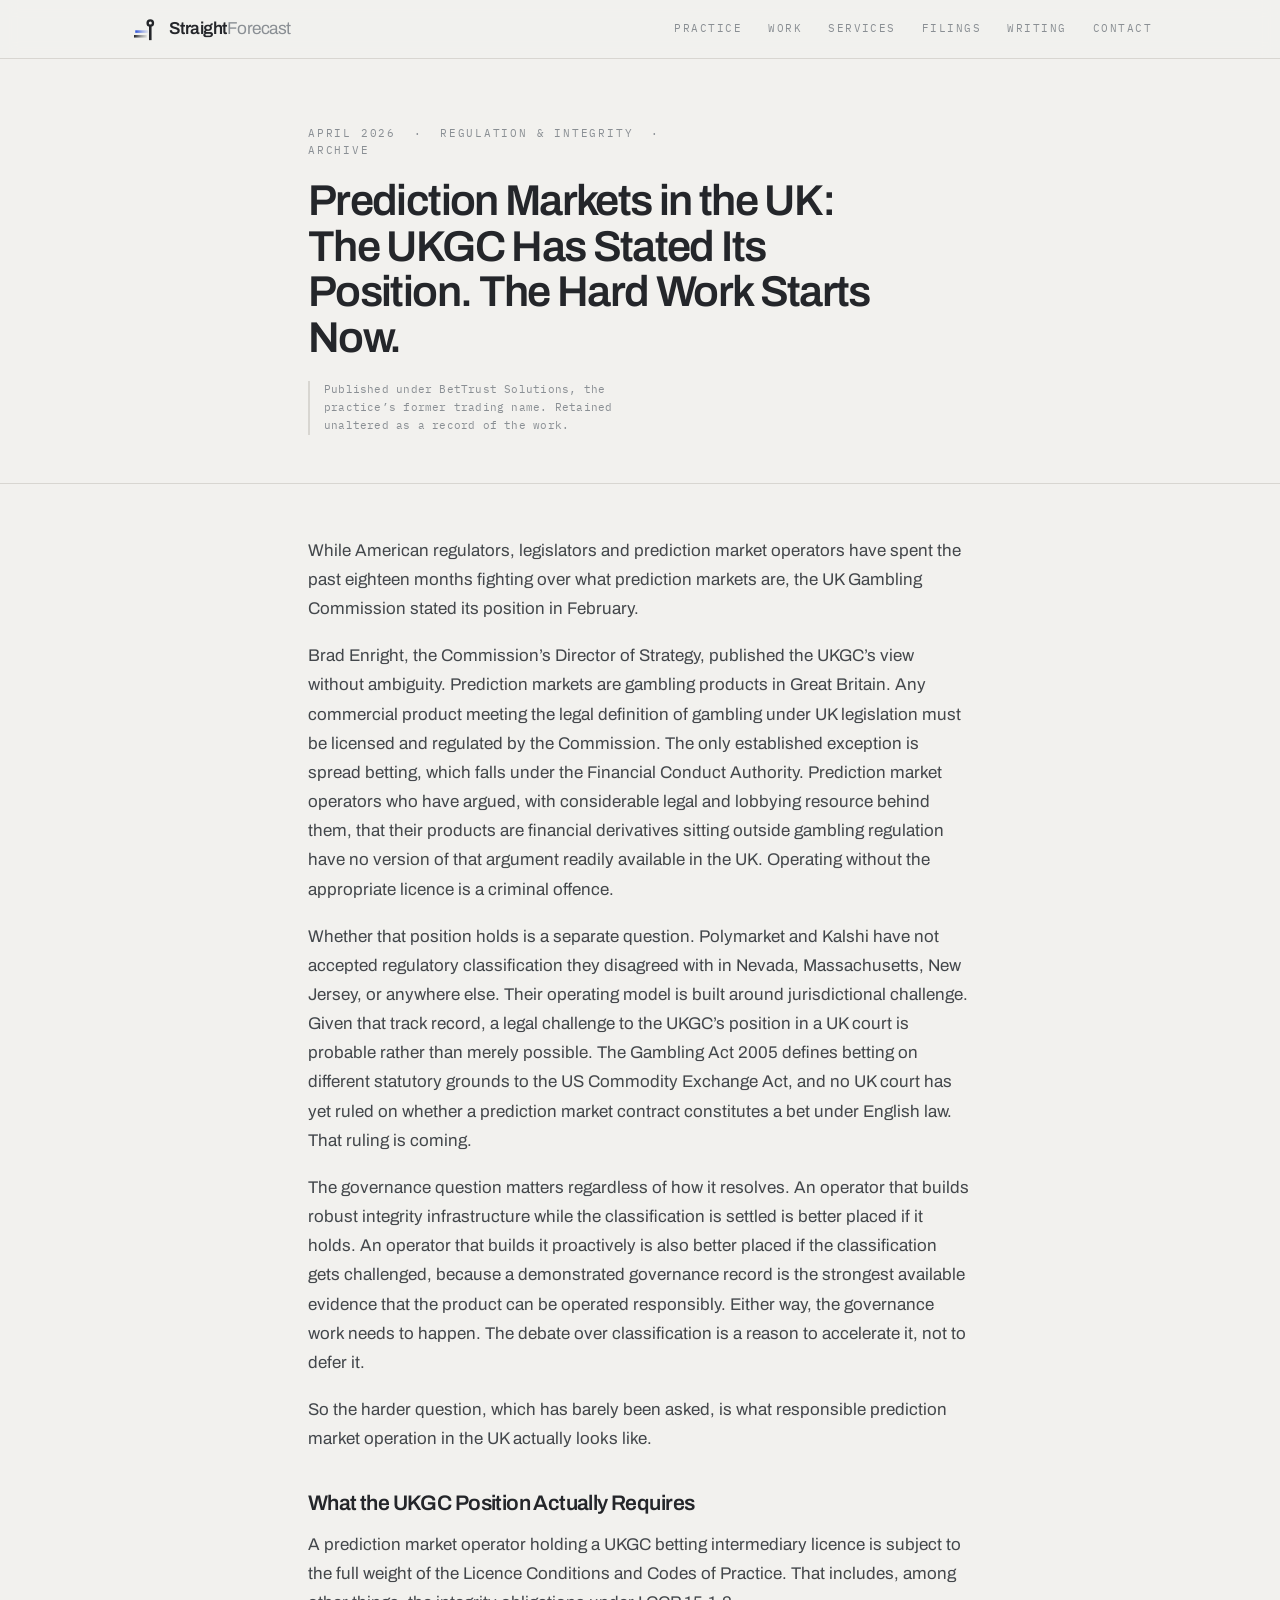
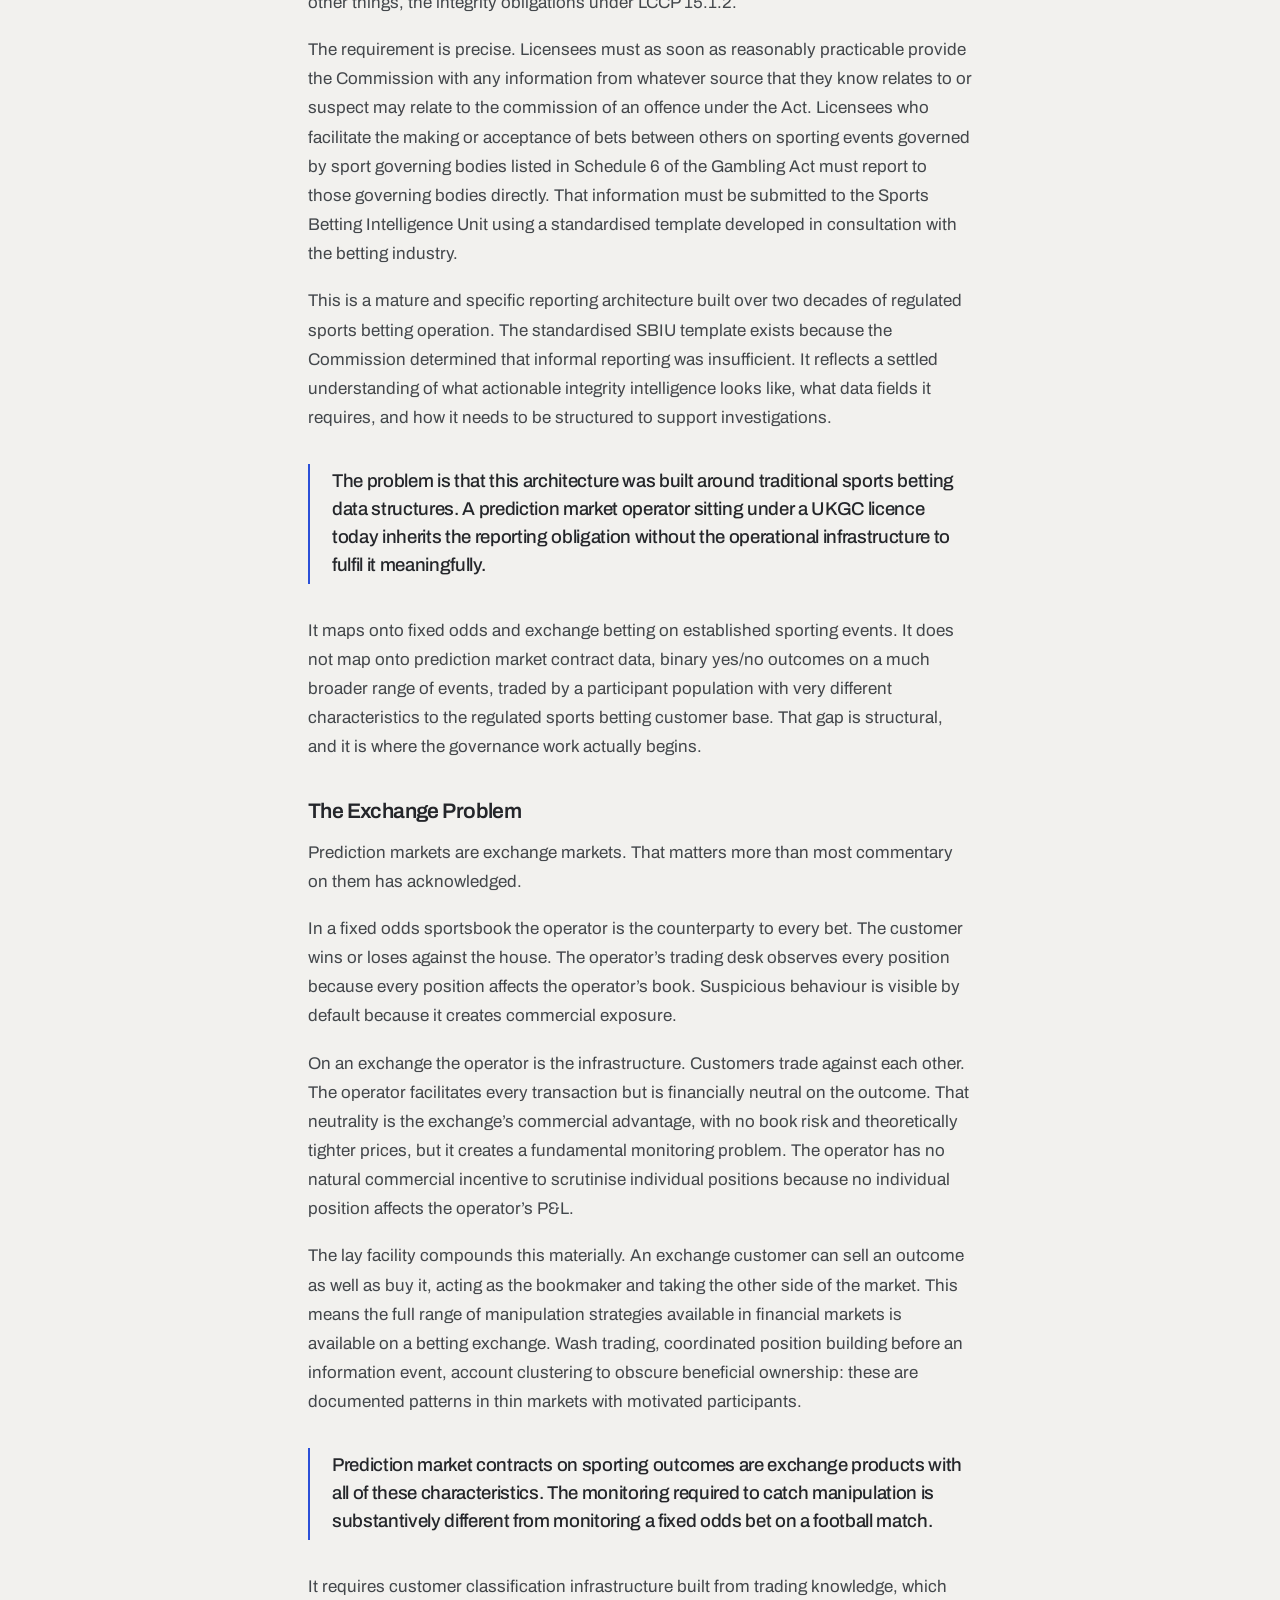
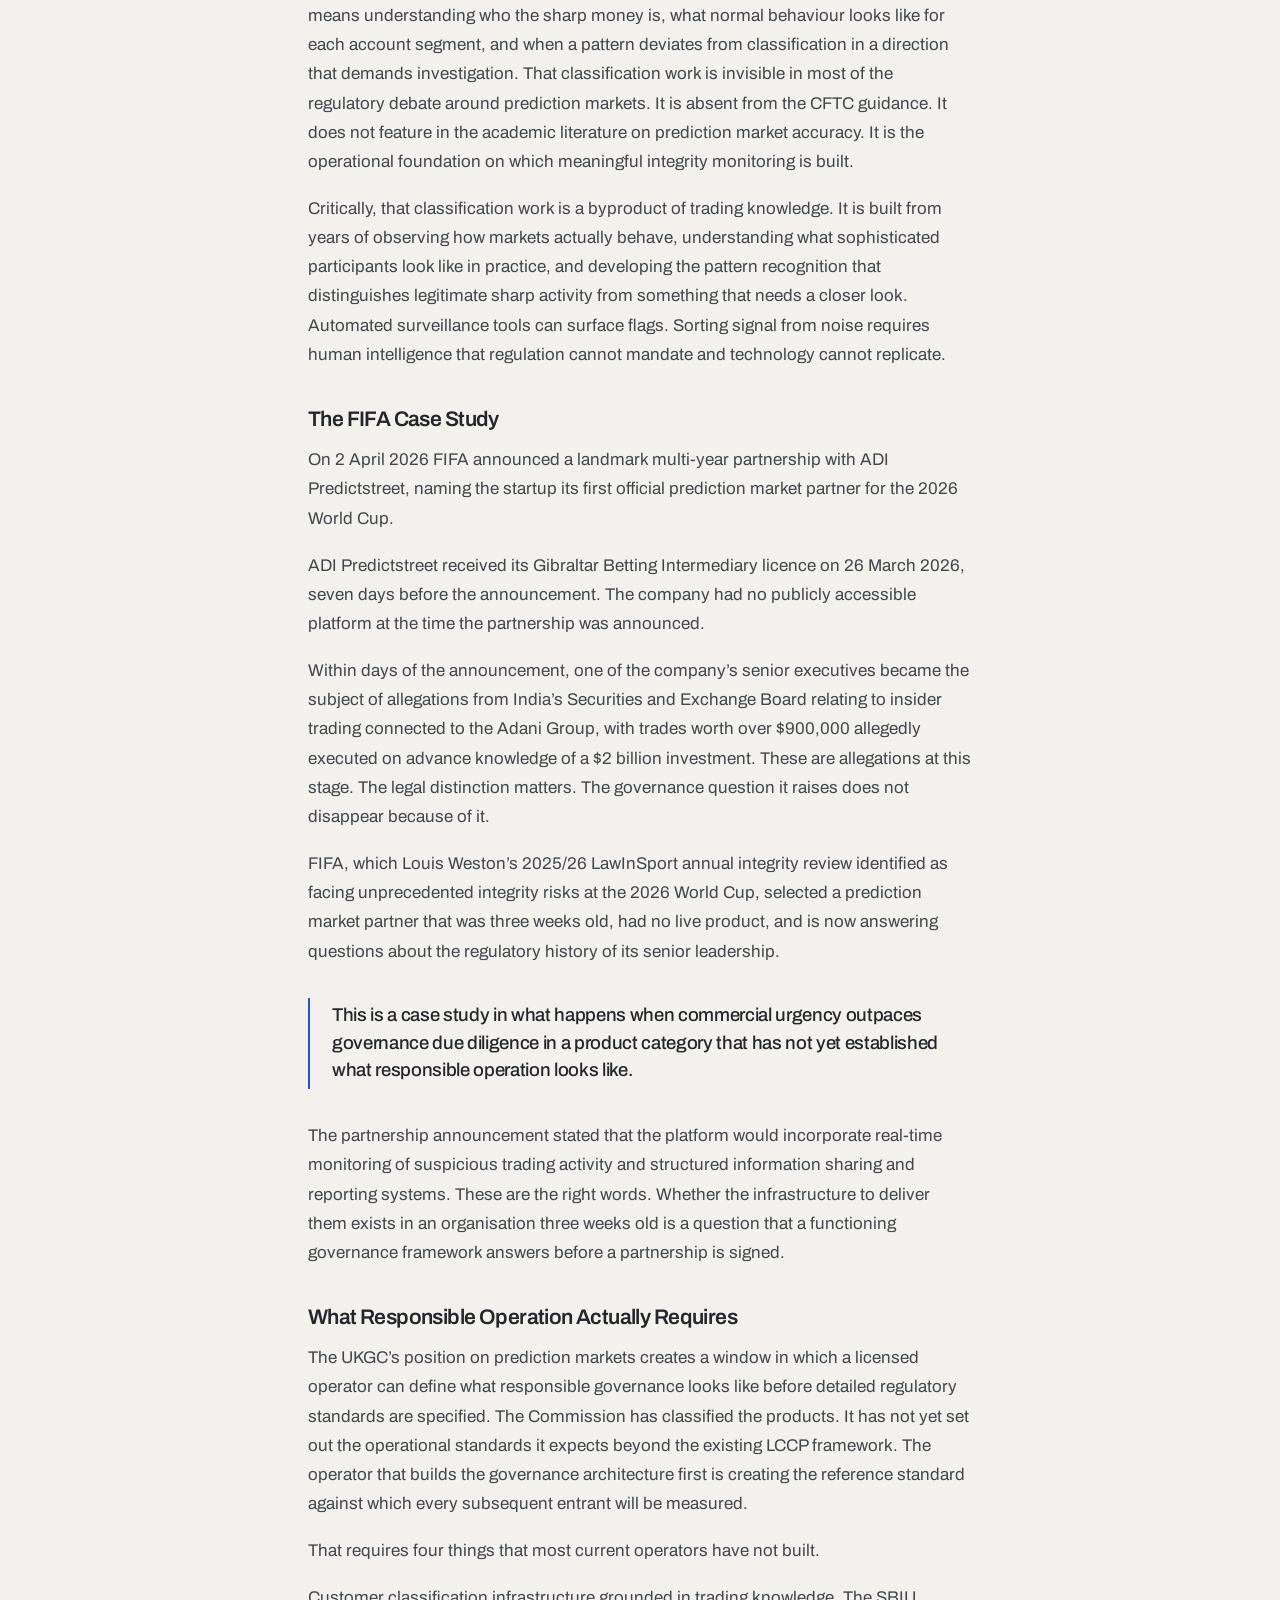
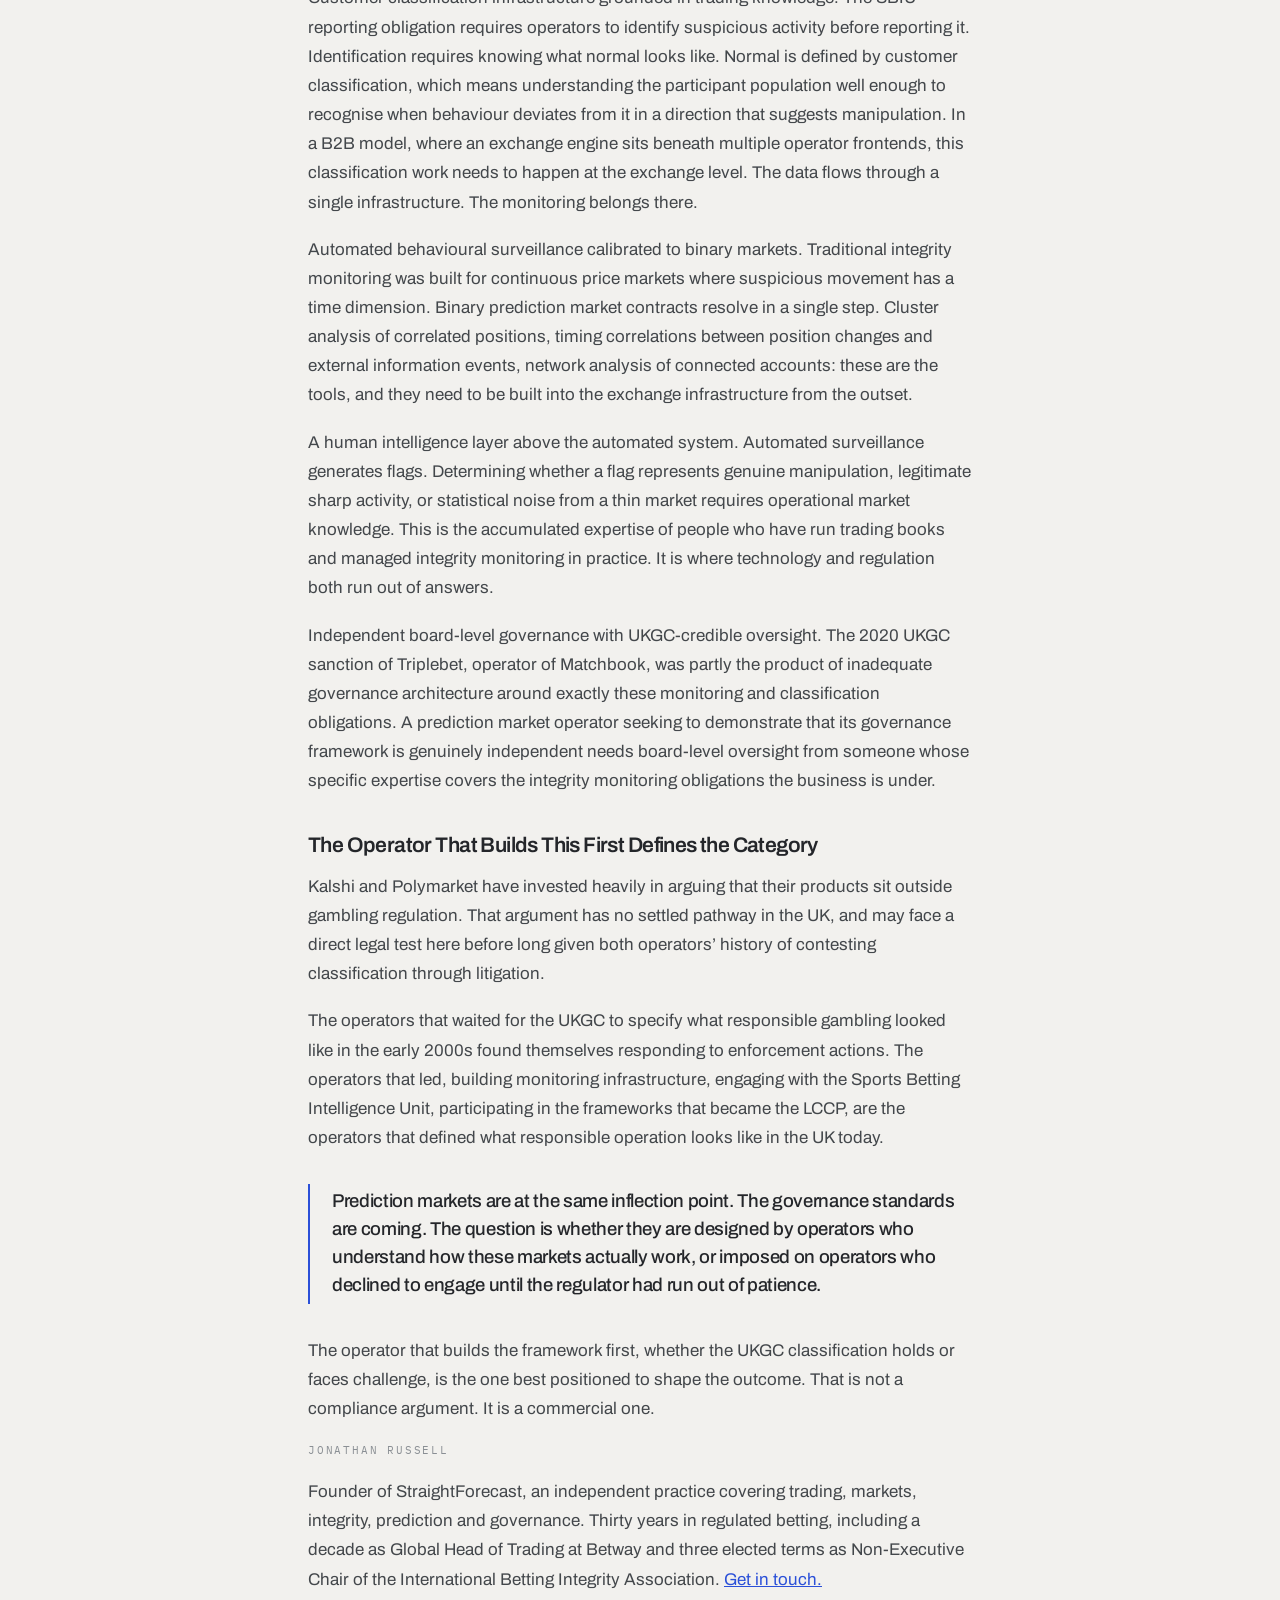
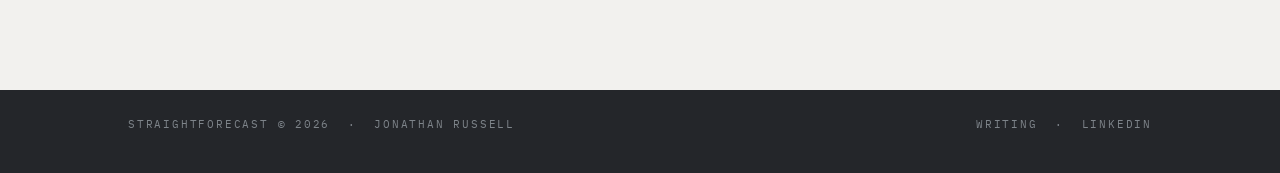
<file: blog-3.html>
<!DOCTYPE html>
<html lang="en-GB">
<head>
<meta charset="utf-8">
<meta name="viewport" content="width=device-width, initial-scale=1.0">
<title>Prediction Markets in the UK: The UKGC Has Stated Its Position. The Hard Work Starts Now. | StraightForecast</title>
<meta name="description" content="The UKGC classified prediction markets as gambling in February. Whether that classification holds or faces legal challenge, the governance work needs to happen now. Jonathan Russell on what responsible prediction market operation in the UK actually requires.">
<meta name="author" content="Jonathan Russell">
<link rel="canonical" href="https://straightforecast.gg/blog-3.html">
<meta property="og:site_name" content="StraightForecast">
<meta property="og:title" content="Prediction Markets in the UK: The UKGC Has Stated Its Position. The Hard Work Starts Now.">
<meta property="og:description" content="The UKGC classified prediction markets as gambling in February. Whether that classification holds or faces legal challenge, the governance work needs to happen now. Jonathan Russell on what responsible prediction market operation in the UK actually requires.">
<meta property="og:url" content="https://straightforecast.gg/blog-3.html">
<meta property="og:image" content="https://straightforecast.gg/icon-512.png">
<link rel="icon" href="/favicon.ico" sizes="any">
<link rel="icon" href="/icon-512.png" type="image/png">
<link rel="apple-touch-icon" href="/icon-180.png">
<link href="https://fonts.googleapis.com/css2?family=Archivo:wght@400;500;600;700&family=IBM+Plex+Mono:wght@400;500&display=swap" rel="stylesheet">
<link rel="stylesheet" href="/site.css?v=5">
</head>
<body>
<header>
  <div class="wrap">
    <a class="brand" href="/">
      <svg width="30" height="30" viewBox="0 0 140 140" aria-hidden="true">
        <defs>
          <linearGradient id="ha" x1="1" x2="0"><stop offset="0" stop-color="#2B50D8" stop-opacity=".1"/><stop offset=".45" stop-color="#2B50D8" stop-opacity=".42"/><stop offset="1" stop-color="#2B50D8"/></linearGradient>
          <linearGradient id="hb" x1="1" x2="0"><stop offset="0" stop-color="#24262A" stop-opacity=".1"/><stop offset=".45" stop-color="#24262A" stop-opacity=".42"/><stop offset="1" stop-color="#24262A"/></linearGradient>
        </defs>
        <rect x="34" y="76" width="60" height="12" fill="url(#ha)"/>
        <rect x="28" y="98" width="60" height="12" fill="url(#hb)"/>
        <rect x="98" y="42" width="12" height="80" fill="#24262A"/>
        <circle cx="104" cy="42" r="18" fill="#24262A"/>
        <circle cx="104" cy="42" r="7" fill="#F2F1EE"/>
      </svg>
      <span>Straight<i>Forecast</i></span>
    </a>
    <nav>
      <a href="/#practice">Practice</a>
      <a href="/#work">Work</a>
      <a href="/#services">Services</a>
      <a href="/#filings">Filings</a>
      <a href="/blog.html">Writing</a>
      <a href="/#contact">Contact</a>
    </nav>
  </div>
</header>

<div class="hero short">
  <div class="wrap narrow">
    <p class="mono">April 2026 &nbsp;&middot;&nbsp; Regulation &amp; Integrity &nbsp;&middot;&nbsp; Archive</p>
    <h1 class="article">Prediction Markets in the UK: The UKGC Has Stated Its Position. The Hard Work Starts Now.</h1>
    <p class="archivenote">Published under BetTrust Solutions, the practice’s former trading name. Retained unaltered as a record of the work.</p>
  </div>
</div>

<article>
  <div class="wrap narrow">


    <p>While American regulators, legislators and prediction market operators have spent the past eighteen months fighting over what prediction markets are, the UK Gambling Commission stated its position in February.</p>

    <p>Brad Enright, the Commission&rsquo;s Director of Strategy, published the UKGC&rsquo;s view without ambiguity. Prediction markets are gambling products in Great Britain. Any commercial product meeting the legal definition of gambling under UK legislation must be licensed and regulated by the Commission. The only established exception is spread betting, which falls under the Financial Conduct Authority. Prediction market operators who have argued, with considerable legal and lobbying resource behind them, that their products are financial derivatives sitting outside gambling regulation have no version of that argument readily available in the UK. Operating without the appropriate licence is a criminal offence.</p>

    <p>Whether that position holds is a separate question. Polymarket and Kalshi have not accepted regulatory classification they disagreed with in Nevada, Massachusetts, New Jersey, or anywhere else. Their operating model is built around jurisdictional challenge. Given that track record, a legal challenge to the UKGC&rsquo;s position in a UK court is probable rather than merely possible. The Gambling Act 2005 defines betting on different statutory grounds to the US Commodity Exchange Act, and no UK court has yet ruled on whether a prediction market contract constitutes a bet under English law. That ruling is coming.</p>

    <p>The governance question matters regardless of how it resolves. An operator that builds robust integrity infrastructure while the classification is settled is better placed if it holds. An operator that builds it proactively is also better placed if the classification gets challenged, because a demonstrated governance record is the strongest available evidence that the product can be operated responsibly. Either way, the governance work needs to happen. The debate over classification is a reason to accelerate it, not to defer it.</p>

    <p>So the harder question, which has barely been asked, is what responsible prediction market operation in the UK actually looks like.</p>

    <h2>What the UKGC Position Actually Requires</h2>

    <p>A prediction market operator holding a UKGC betting intermediary licence is subject to the full weight of the Licence Conditions and Codes of Practice. That includes, among other things, the integrity obligations under LCCP 15.1.2.</p>

    <p>The requirement is precise. Licensees must as soon as reasonably practicable provide the Commission with any information from whatever source that they know relates to or suspect may relate to the commission of an offence under the Act. Licensees who facilitate the making or acceptance of bets between others on sporting events governed by sport governing bodies listed in Schedule 6 of the Gambling Act must report to those governing bodies directly. That information must be submitted to the Sports Betting Intelligence Unit using a standardised template developed in consultation with the betting industry.</p>

    <p>This is a mature and specific reporting architecture built over two decades of regulated sports betting operation. The standardised SBIU template exists because the Commission determined that informal reporting was insufficient. It reflects a settled understanding of what actionable integrity intelligence looks like, what data fields it requires, and how it needs to be structured to support investigations.</p>

    <div class="pullquote">The problem is that this architecture was built around traditional sports betting data structures. A prediction market operator sitting under a UKGC licence today inherits the reporting obligation without the operational infrastructure to fulfil it meaningfully.</div>

    <p>It maps onto fixed odds and exchange betting on established sporting events. It does not map onto prediction market contract data, binary yes/no outcomes on a much broader range of events, traded by a participant population with very different characteristics to the regulated sports betting customer base. That gap is structural, and it is where the governance work actually begins.</p>

    <h2>The Exchange Problem</h2>

    <p>Prediction markets are exchange markets. That matters more than most commentary on them has acknowledged.</p>

    <p>In a fixed odds sportsbook the operator is the counterparty to every bet. The customer wins or loses against the house. The operator&rsquo;s trading desk observes every position because every position affects the operator&rsquo;s book. Suspicious behaviour is visible by default because it creates commercial exposure.</p>

    <p>On an exchange the operator is the infrastructure. Customers trade against each other. The operator facilitates every transaction but is financially neutral on the outcome. That neutrality is the exchange&rsquo;s commercial advantage, with no book risk and theoretically tighter prices, but it creates a fundamental monitoring problem. The operator has no natural commercial incentive to scrutinise individual positions because no individual position affects the operator&rsquo;s P&amp;L.</p>

    <p>The lay facility compounds this materially. An exchange customer can sell an outcome as well as buy it, acting as the bookmaker and taking the other side of the market. This means the full range of manipulation strategies available in financial markets is available on a betting exchange. Wash trading, coordinated position building before an information event, account clustering to obscure beneficial ownership: these are documented patterns in thin markets with motivated participants.</p>

    <div class="pullquote">Prediction market contracts on sporting outcomes are exchange products with all of these characteristics. The monitoring required to catch manipulation is substantively different from monitoring a fixed odds bet on a football match.</div>

    <p>It requires customer classification infrastructure built from trading knowledge, which means understanding who the sharp money is, what normal behaviour looks like for each account segment, and when a pattern deviates from classification in a direction that demands investigation. That classification work is invisible in most of the regulatory debate around prediction markets. It is absent from the CFTC guidance. It does not feature in the academic literature on prediction market accuracy. It is the operational foundation on which meaningful integrity monitoring is built.</p>

    <p>Critically, that classification work is a byproduct of trading knowledge. It is built from years of observing how markets actually behave, understanding what sophisticated participants look like in practice, and developing the pattern recognition that distinguishes legitimate sharp activity from something that needs a closer look. Automated surveillance tools can surface flags. Sorting signal from noise requires human intelligence that regulation cannot mandate and technology cannot replicate.</p>

    <h2>The FIFA Case Study</h2>

    <p>On 2 April 2026 FIFA announced a landmark multi-year partnership with ADI Predictstreet, naming the startup its first official prediction market partner for the 2026 World Cup.</p>

    <p>ADI Predictstreet received its Gibraltar Betting Intermediary licence on 26 March 2026, seven days before the announcement. The company had no publicly accessible platform at the time the partnership was announced.</p>

    <p>Within days of the announcement, one of the company&rsquo;s senior executives became the subject of allegations from India&rsquo;s Securities and Exchange Board relating to insider trading connected to the Adani Group, with trades worth over $900,000 allegedly executed on advance knowledge of a $2 billion investment. These are allegations at this stage. The legal distinction matters. The governance question it raises does not disappear because of it.</p>

    <p>FIFA, which Louis Weston&rsquo;s 2025/26 LawInSport annual integrity review identified as facing unprecedented integrity risks at the 2026 World Cup, selected a prediction market partner that was three weeks old, had no live product, and is now answering questions about the regulatory history of its senior leadership.</p>

    <div class="pullquote">This is a case study in what happens when commercial urgency outpaces governance due diligence in a product category that has not yet established what responsible operation looks like.</div>

    <p>The partnership announcement stated that the platform would incorporate real-time monitoring of suspicious trading activity and structured information sharing and reporting systems. These are the right words. Whether the infrastructure to deliver them exists in an organisation three weeks old is a question that a functioning governance framework answers before a partnership is signed.</p>

    <h2>What Responsible Operation Actually Requires</h2>

    <p>The UKGC&rsquo;s position on prediction markets creates a window in which a licensed operator can define what responsible governance looks like before detailed regulatory standards are specified. The Commission has classified the products. It has not yet set out the operational standards it expects beyond the existing LCCP framework. The operator that builds the governance architecture first is creating the reference standard against which every subsequent entrant will be measured.</p>

    <p>That requires four things that most current operators have not built.</p>

    <p>Customer classification infrastructure grounded in trading knowledge. The SBIU reporting obligation requires operators to identify suspicious activity before reporting it. Identification requires knowing what normal looks like. Normal is defined by customer classification, which means understanding the participant population well enough to recognise when behaviour deviates from it in a direction that suggests manipulation. In a B2B model, where an exchange engine sits beneath multiple operator frontends, this classification work needs to happen at the exchange level. The data flows through a single infrastructure. The monitoring belongs there.</p>

    <p>Automated behavioural surveillance calibrated to binary markets. Traditional integrity monitoring was built for continuous price markets where suspicious movement has a time dimension. Binary prediction market contracts resolve in a single step. Cluster analysis of correlated positions, timing correlations between position changes and external information events, network analysis of connected accounts: these are the tools, and they need to be built into the exchange infrastructure from the outset.</p>

    <p>A human intelligence layer above the automated system. Automated surveillance generates flags. Determining whether a flag represents genuine manipulation, legitimate sharp activity, or statistical noise from a thin market requires operational market knowledge. This is the accumulated expertise of people who have run trading books and managed integrity monitoring in practice. It is where technology and regulation both run out of answers.</p>

    <p>Independent board-level governance with UKGC-credible oversight. The 2020 UKGC sanction of Triplebet, operator of Matchbook, was partly the product of inadequate governance architecture around exactly these monitoring and classification obligations. A prediction market operator seeking to demonstrate that its governance framework is genuinely independent needs board-level oversight from someone whose specific expertise covers the integrity monitoring obligations the business is under.</p>

    <h2>The Operator That Builds This First Defines the Category</h2>

    <p>Kalshi and Polymarket have invested heavily in arguing that their products sit outside gambling regulation. That argument has no settled pathway in the UK, and may face a direct legal test here before long given both operators&rsquo; history of contesting classification through litigation.</p>

    <p>The operators that waited for the UKGC to specify what responsible gambling looked like in the early 2000s found themselves responding to enforcement actions. The operators that led, building monitoring infrastructure, engaging with the Sports Betting Intelligence Unit, participating in the frameworks that became the LCCP, are the operators that defined what responsible operation looks like in the UK today.</p>

    <div class="pullquote">Prediction markets are at the same inflection point. The governance standards are coming. The question is whether they are designed by operators who understand how these markets actually work, or imposed on operators who declined to engage until the regulator had run out of patience.</div>

    <p>The operator that builds the framework first, whether the UKGC classification holds or faces challenge, is the one best positioned to shape the outcome. That is not a compliance argument. It is a commercial one.</p

    <div class="byline">
      <p class="mono">Jonathan Russell</p>
      <p>Founder of StraightForecast, an independent practice covering trading, markets, integrity, prediction and governance. Thirty years in regulated betting, including a decade as Global Head of Trading at Betway and three elected terms as Non-Executive Chair of the International Betting Integrity Association. <a href="/#contact">Get in touch.</a></p>
    </div>
  </div>
</article>

<footer>
  <div class="wrap">
    <p class="mono" style="margin:0">StraightForecast &copy; 2026 &nbsp;&middot;&nbsp; Jonathan Russell</p>
    <p class="mono" style="margin:0"><a href="/blog.html">Writing</a> &nbsp;&middot;&nbsp; <a href="https://www.linkedin.com/in/jdrgbr">LinkedIn</a></p>
  </div>
</footer>
</body>
</html>
</file>
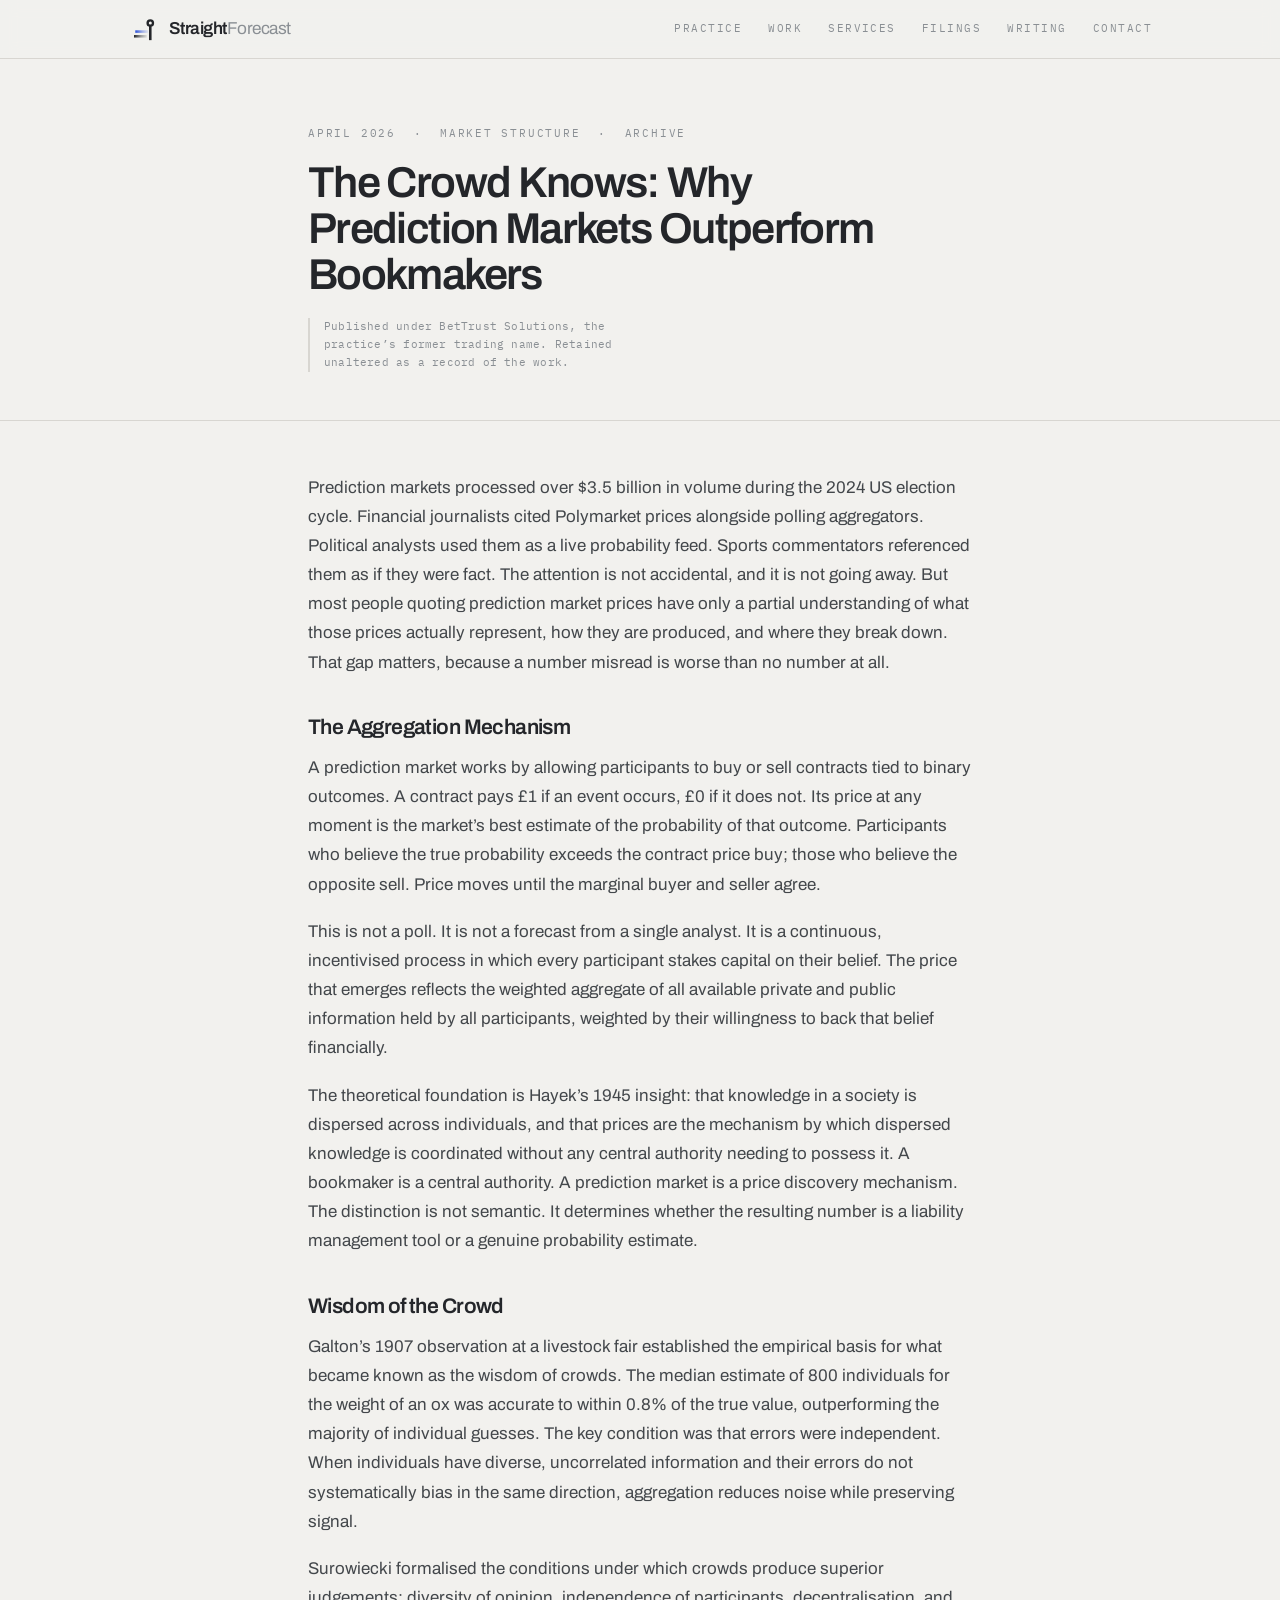
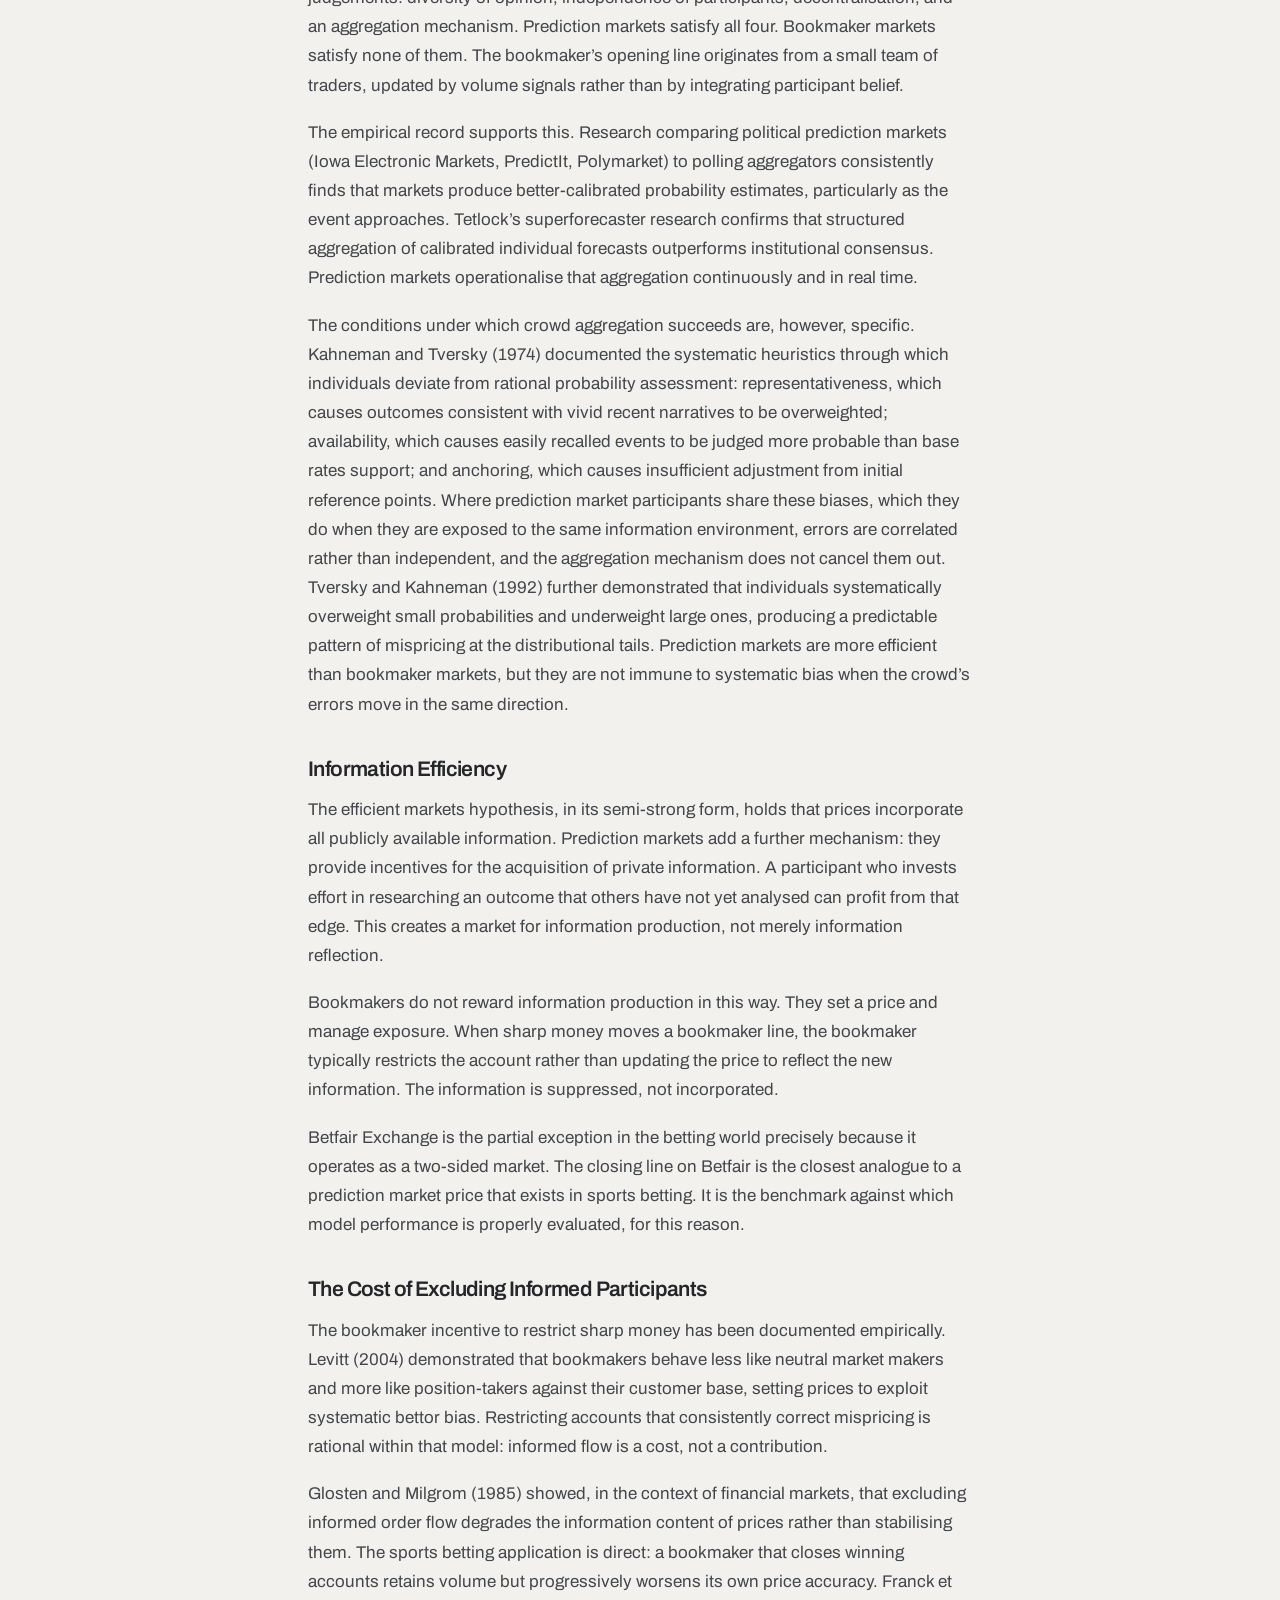
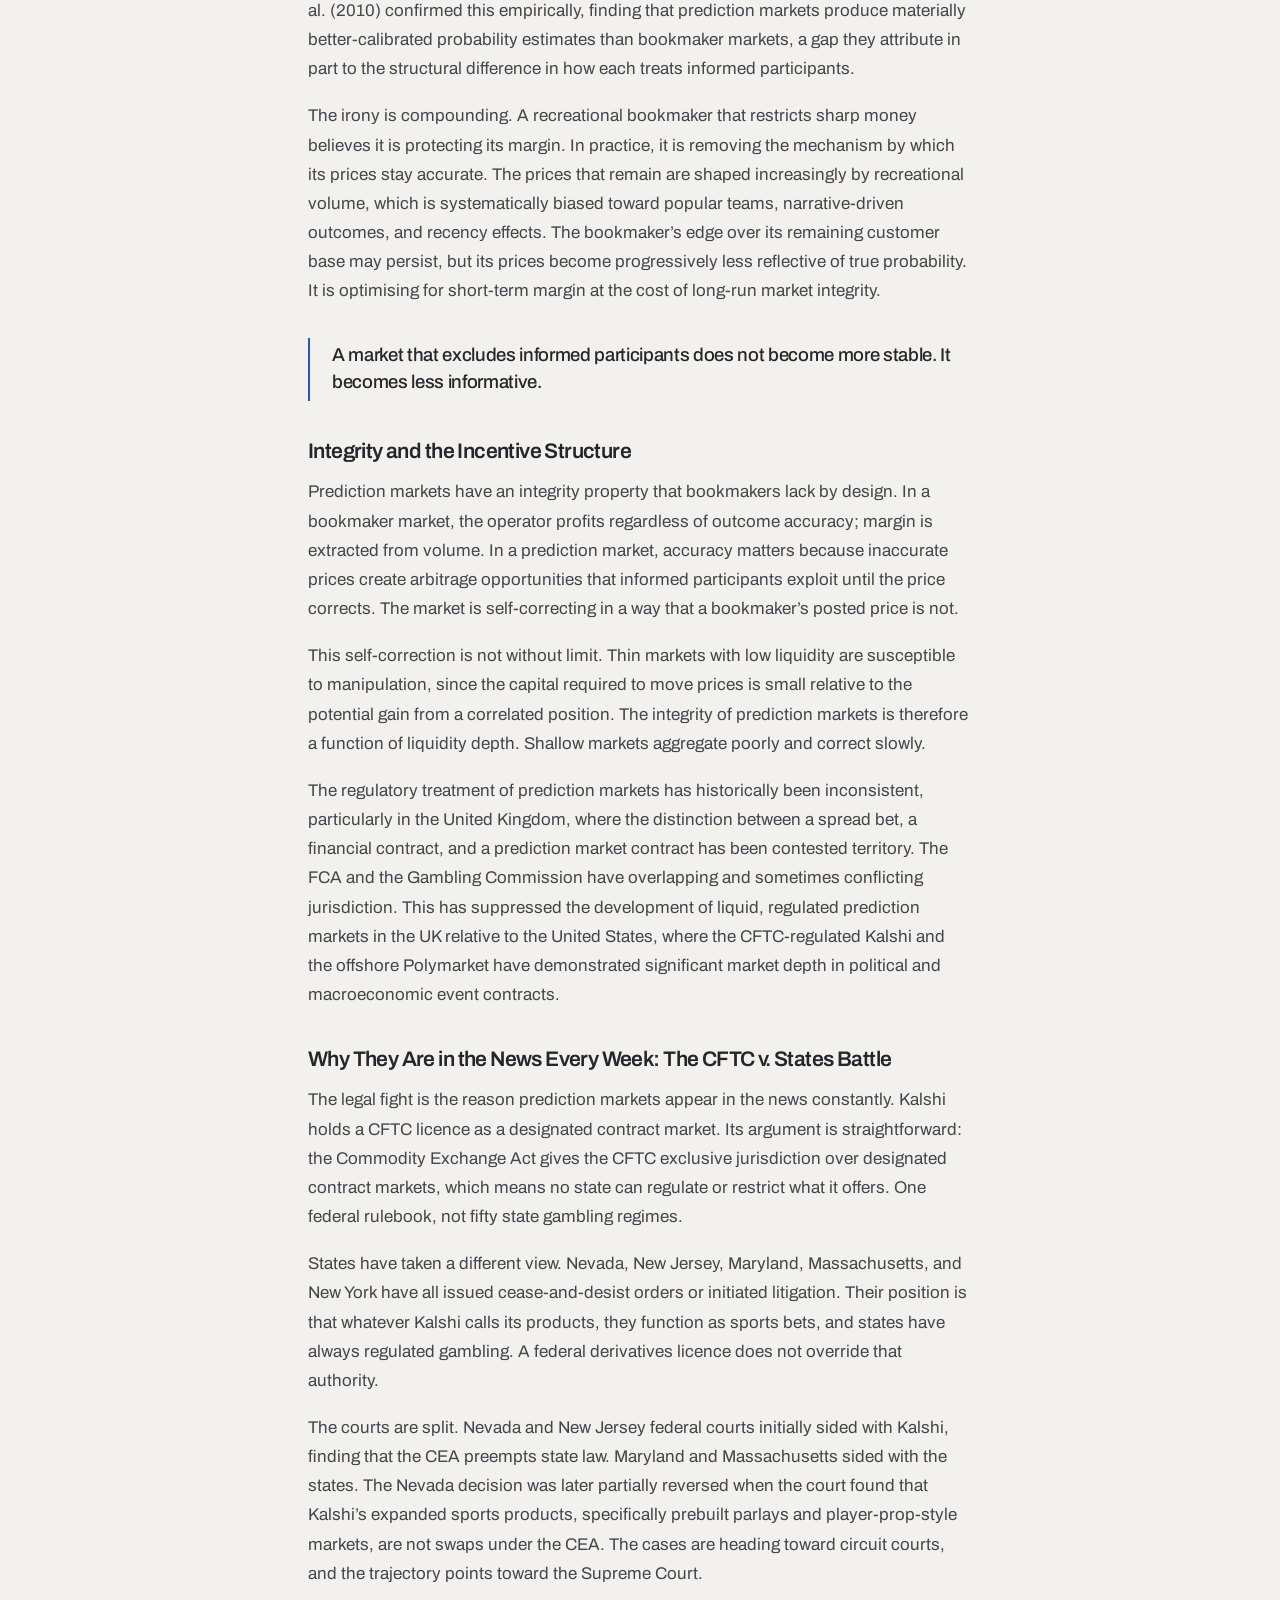
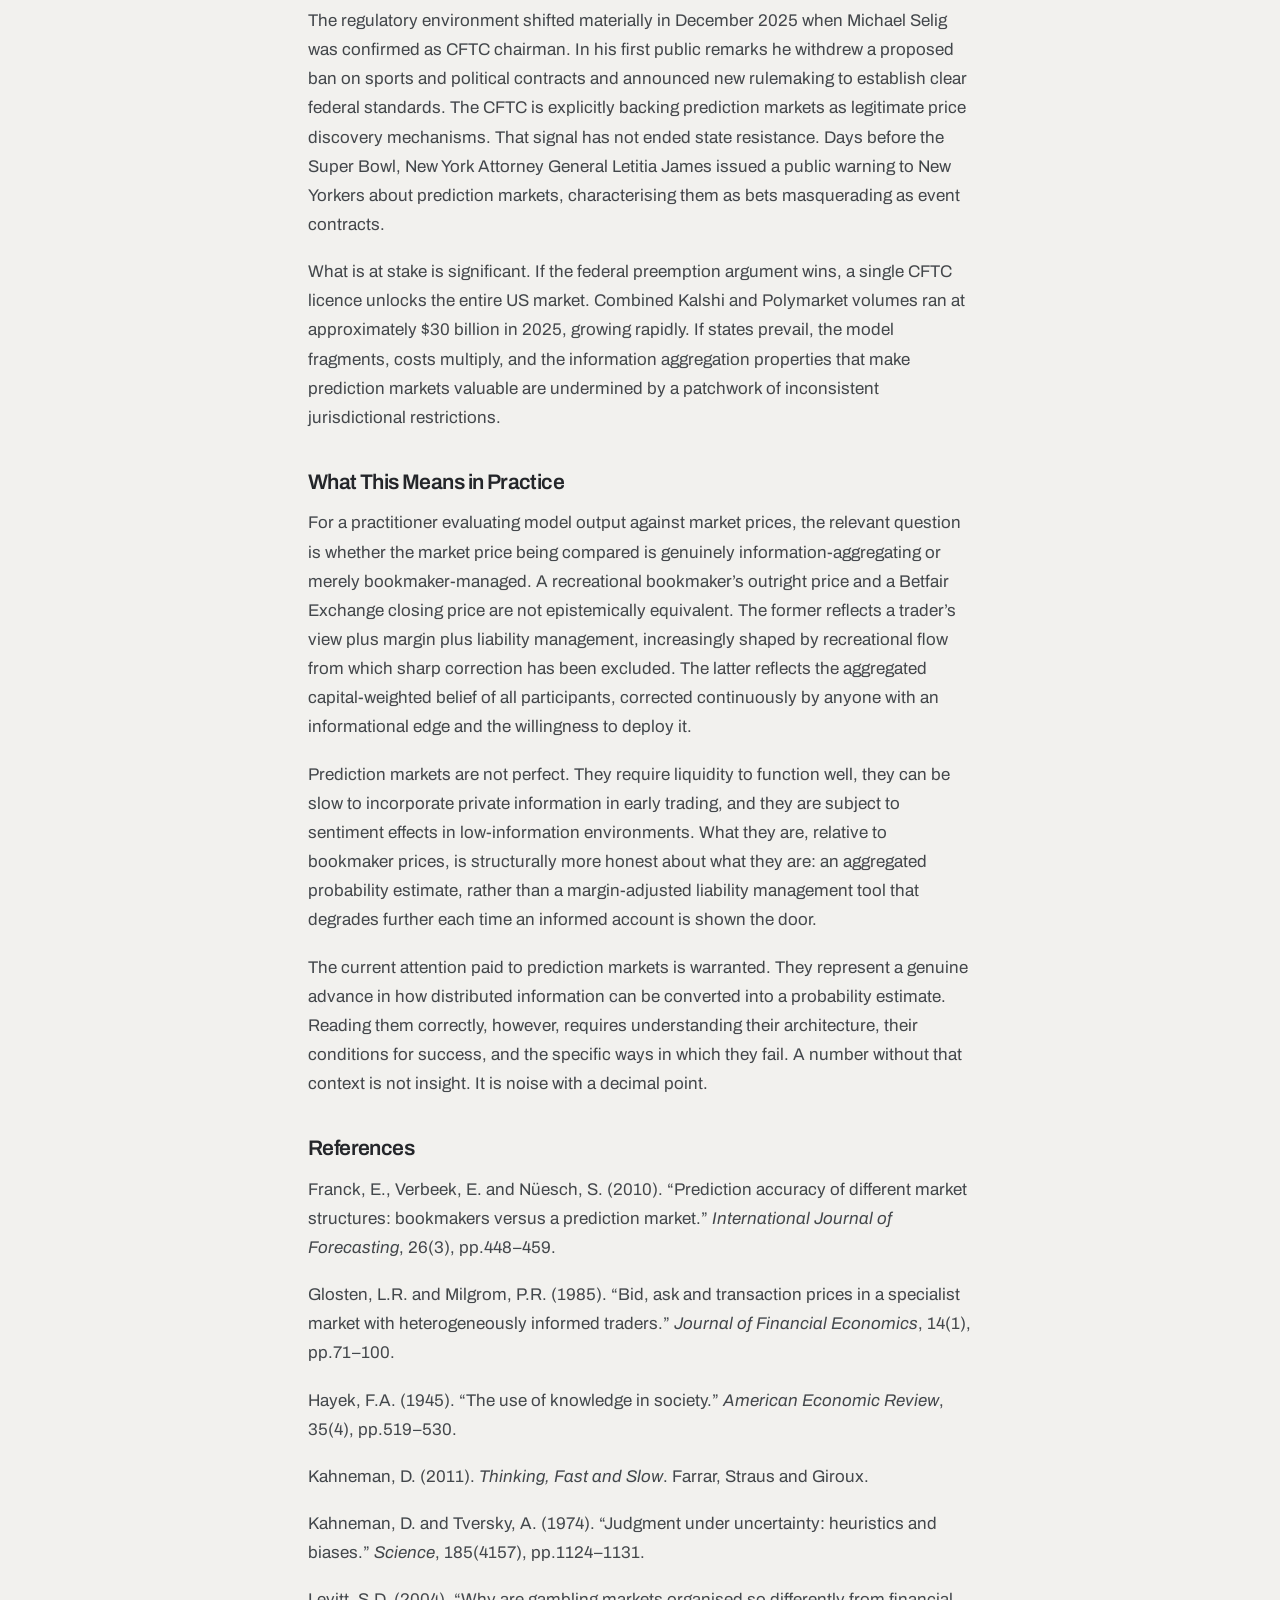
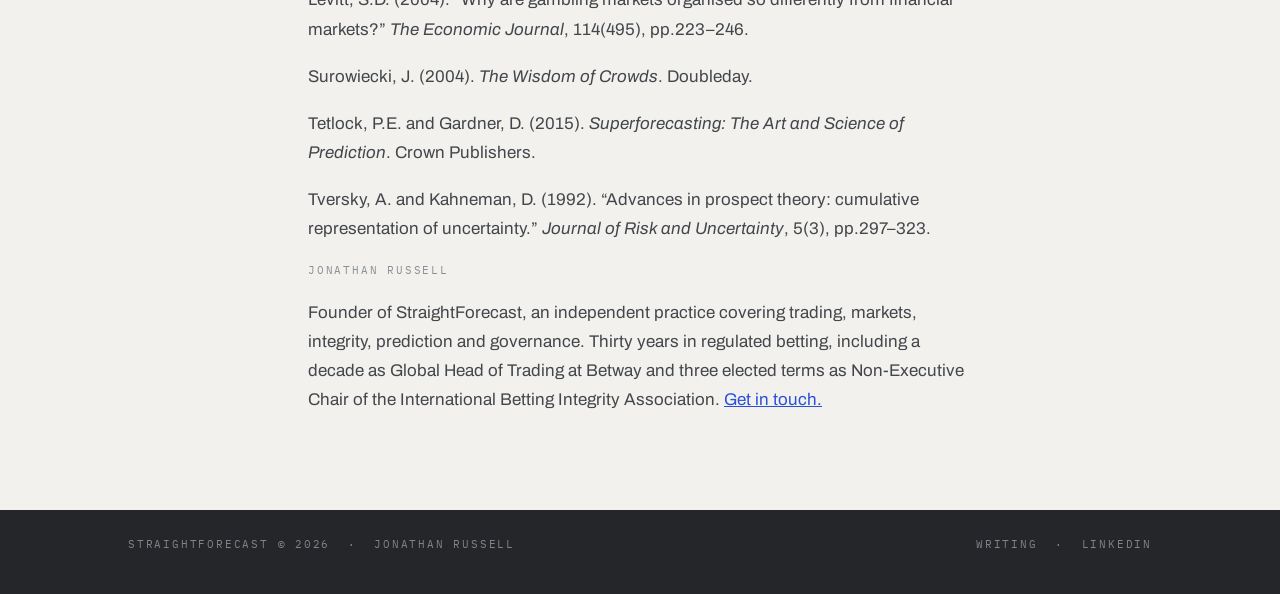
<file: blog-4.html>
<!DOCTYPE html>
<html lang="en-GB">
<head>
<meta charset="utf-8">
<meta name="viewport" content="width=device-width, initial-scale=1.0">
<title>The Crowd Knows: Why Prediction Markets Outperform Bookmakers | StraightForecast</title>
<meta name="description" content="Prediction markets processed $3.5 billion in volume during the 2024 US election. Most people citing them had no idea what they were looking at. A plain-English and academic analysis of how prediction markets work, why they beat bookmakers, and why the CFTC v. states legal battle keeps them in the news.">
<meta name="author" content="Jonathan Russell">
<link rel="canonical" href="https://straightforecast.gg/blog-4.html">
<meta property="og:site_name" content="StraightForecast">
<meta property="og:title" content="The Crowd Knows: Why Prediction Markets Outperform Bookmakers">
<meta property="og:description" content="Prediction markets processed $3.5 billion in volume during the 2024 US election. Most people citing them had no idea what they were looking at. A plain-English and academic analysis of how prediction markets work, why they beat bookmakers, and why the CFTC v. states legal battle keeps them in the news.">
<meta property="og:url" content="https://straightforecast.gg/blog-4.html">
<meta property="og:image" content="https://straightforecast.gg/icon-512.png">
<link rel="icon" href="/favicon.ico" sizes="any">
<link rel="icon" href="/icon-512.png" type="image/png">
<link rel="apple-touch-icon" href="/icon-180.png">
<link href="https://fonts.googleapis.com/css2?family=Archivo:wght@400;500;600;700&family=IBM+Plex+Mono:wght@400;500&display=swap" rel="stylesheet">
<link rel="stylesheet" href="/site.css?v=5">
</head>
<body>
<header>
  <div class="wrap">
    <a class="brand" href="/">
      <svg width="30" height="30" viewBox="0 0 140 140" aria-hidden="true">
        <defs>
          <linearGradient id="ha" x1="1" x2="0"><stop offset="0" stop-color="#2B50D8" stop-opacity=".1"/><stop offset=".45" stop-color="#2B50D8" stop-opacity=".42"/><stop offset="1" stop-color="#2B50D8"/></linearGradient>
          <linearGradient id="hb" x1="1" x2="0"><stop offset="0" stop-color="#24262A" stop-opacity=".1"/><stop offset=".45" stop-color="#24262A" stop-opacity=".42"/><stop offset="1" stop-color="#24262A"/></linearGradient>
        </defs>
        <rect x="34" y="76" width="60" height="12" fill="url(#ha)"/>
        <rect x="28" y="98" width="60" height="12" fill="url(#hb)"/>
        <rect x="98" y="42" width="12" height="80" fill="#24262A"/>
        <circle cx="104" cy="42" r="18" fill="#24262A"/>
        <circle cx="104" cy="42" r="7" fill="#F2F1EE"/>
      </svg>
      <span>Straight<i>Forecast</i></span>
    </a>
    <nav>
      <a href="/#practice">Practice</a>
      <a href="/#work">Work</a>
      <a href="/#services">Services</a>
      <a href="/#filings">Filings</a>
      <a href="/blog.html">Writing</a>
      <a href="/#contact">Contact</a>
    </nav>
  </div>
</header>

<div class="hero short">
  <div class="wrap narrow">
    <p class="mono">April 2026 &nbsp;&middot;&nbsp; Market Structure &nbsp;&middot;&nbsp; Archive</p>
    <h1 class="article">The Crowd Knows: Why Prediction Markets Outperform Bookmakers</h1>
    <p class="archivenote">Published under BetTrust Solutions, the practice’s former trading name. Retained unaltered as a record of the work.</p>
  </div>
</div>

<article>
  <div class="wrap narrow">


<p>Prediction markets processed over $3.5 billion in volume during the 2024 US election cycle. Financial journalists cited Polymarket prices alongside polling aggregators. Political analysts used them as a live probability feed. Sports commentators referenced them as if they were fact. The attention is not accidental, and it is not going away. But most people quoting prediction market prices have only a partial understanding of what those prices actually represent, how they are produced, and where they break down. That gap matters, because a number misread is worse than no number at all.</p>

<h2>The Aggregation Mechanism</h2>

<p>A prediction market works by allowing participants to buy or sell contracts tied to binary outcomes. A contract pays &pound;1 if an event occurs, &pound;0 if it does not. Its price at any moment is the market&rsquo;s best estimate of the probability of that outcome. Participants who believe the true probability exceeds the contract price buy; those who believe the opposite sell. Price moves until the marginal buyer and seller agree.</p>

<p>This is not a poll. It is not a forecast from a single analyst. It is a continuous, incentivised process in which every participant stakes capital on their belief. The price that emerges reflects the weighted aggregate of all available private and public information held by all participants, weighted by their willingness to back that belief financially.</p>

<p>The theoretical foundation is Hayek&rsquo;s 1945 insight: that knowledge in a society is dispersed across individuals, and that prices are the mechanism by which dispersed knowledge is coordinated without any central authority needing to possess it. A bookmaker is a central authority. A prediction market is a price discovery mechanism. The distinction is not semantic. It determines whether the resulting number is a liability management tool or a genuine probability estimate.</p>

<h2>Wisdom of the Crowd</h2>

<p>Galton&rsquo;s 1907 observation at a livestock fair established the empirical basis for what became known as the wisdom of crowds. The median estimate of 800 individuals for the weight of an ox was accurate to within 0.8% of the true value, outperforming the majority of individual guesses. The key condition was that errors were independent. When individuals have diverse, uncorrelated information and their errors do not systematically bias in the same direction, aggregation reduces noise while preserving signal.</p>

<p>Surowiecki formalised the conditions under which crowds produce superior judgements: diversity of opinion, independence of participants, decentralisation, and an aggregation mechanism. Prediction markets satisfy all four. Bookmaker markets satisfy none of them. The bookmaker&rsquo;s opening line originates from a small team of traders, updated by volume signals rather than by integrating participant belief.</p>

<p>The empirical record supports this. Research comparing political prediction markets (Iowa Electronic Markets, PredictIt, Polymarket) to polling aggregators consistently finds that markets produce better-calibrated probability estimates, particularly as the event approaches. Tetlock&rsquo;s superforecaster research confirms that structured aggregation of calibrated individual forecasts outperforms institutional consensus. Prediction markets operationalise that aggregation continuously and in real time.</p>

<p>The conditions under which crowd aggregation succeeds are, however, specific. Kahneman and Tversky (1974) documented the systematic heuristics through which individuals deviate from rational probability assessment: representativeness, which causes outcomes consistent with vivid recent narratives to be overweighted; availability, which causes easily recalled events to be judged more probable than base rates support; and anchoring, which causes insufficient adjustment from initial reference points. Where prediction market participants share these biases, which they do when they are exposed to the same information environment, errors are correlated rather than independent, and the aggregation mechanism does not cancel them out. Tversky and Kahneman (1992) further demonstrated that individuals systematically overweight small probabilities and underweight large ones, producing a predictable pattern of mispricing at the distributional tails. Prediction markets are more efficient than bookmaker markets, but they are not immune to systematic bias when the crowd&rsquo;s errors move in the same direction.</p>

<h2>Information Efficiency</h2>

<p>The efficient markets hypothesis, in its semi-strong form, holds that prices incorporate all publicly available information. Prediction markets add a further mechanism: they provide incentives for the acquisition of private information. A participant who invests effort in researching an outcome that others have not yet analysed can profit from that edge. This creates a market for information production, not merely information reflection.</p>

<p>Bookmakers do not reward information production in this way. They set a price and manage exposure. When sharp money moves a bookmaker line, the bookmaker typically restricts the account rather than updating the price to reflect the new information. The information is suppressed, not incorporated.</p>

<p>Betfair Exchange is the partial exception in the betting world precisely because it operates as a two-sided market. The closing line on Betfair is the closest analogue to a prediction market price that exists in sports betting. It is the benchmark against which model performance is properly evaluated, for this reason.</p>

<h2>The Cost of Excluding Informed Participants</h2>

<p>The bookmaker incentive to restrict sharp money has been documented empirically. Levitt (2004) demonstrated that bookmakers behave less like neutral market makers and more like position-takers against their customer base, setting prices to exploit systematic bettor bias. Restricting accounts that consistently correct mispricing is rational within that model: informed flow is a cost, not a contribution.</p>

<p>Glosten and Milgrom (1985) showed, in the context of financial markets, that excluding informed order flow degrades the information content of prices rather than stabilising them. The sports betting application is direct: a bookmaker that closes winning accounts retains volume but progressively worsens its own price accuracy. Franck et al. (2010) confirmed this empirically, finding that prediction markets produce materially better-calibrated probability estimates than bookmaker markets, a gap they attribute in part to the structural difference in how each treats informed participants.</p>

<p>The irony is compounding. A recreational bookmaker that restricts sharp money believes it is protecting its margin. In practice, it is removing the mechanism by which its prices stay accurate. The prices that remain are shaped increasingly by recreational volume, which is systematically biased toward popular teams, narrative-driven outcomes, and recency effects. The bookmaker&rsquo;s edge over its remaining customer base may persist, but its prices become progressively less reflective of true probability. It is optimising for short-term margin at the cost of long-run market integrity.</p>

<div class="pullquote">A market that excludes informed participants does not become more stable. It becomes less informative.</div>

<h2>Integrity and the Incentive Structure</h2>

<p>Prediction markets have an integrity property that bookmakers lack by design. In a bookmaker market, the operator profits regardless of outcome accuracy; margin is extracted from volume. In a prediction market, accuracy matters because inaccurate prices create arbitrage opportunities that informed participants exploit until the price corrects. The market is self-correcting in a way that a bookmaker&rsquo;s posted price is not.</p>

<p>This self-correction is not without limit. Thin markets with low liquidity are susceptible to manipulation, since the capital required to move prices is small relative to the potential gain from a correlated position. The integrity of prediction markets is therefore a function of liquidity depth. Shallow markets aggregate poorly and correct slowly.</p>

<p>The regulatory treatment of prediction markets has historically been inconsistent, particularly in the United Kingdom, where the distinction between a spread bet, a financial contract, and a prediction market contract has been contested territory. The FCA and the Gambling Commission have overlapping and sometimes conflicting jurisdiction. This has suppressed the development of liquid, regulated prediction markets in the UK relative to the United States, where the CFTC-regulated Kalshi and the offshore Polymarket have demonstrated significant market depth in political and macroeconomic event contracts.</p>

<h2>Why They Are in the News Every Week: The CFTC v. States Battle</h2>

<p>The legal fight is the reason prediction markets appear in the news constantly. Kalshi holds a CFTC licence as a designated contract market. Its argument is straightforward: the Commodity Exchange Act gives the CFTC exclusive jurisdiction over designated contract markets, which means no state can regulate or restrict what it offers. One federal rulebook, not fifty state gambling regimes.</p>

<p>States have taken a different view. Nevada, New Jersey, Maryland, Massachusetts, and New York have all issued cease-and-desist orders or initiated litigation. Their position is that whatever Kalshi calls its products, they function as sports bets, and states have always regulated gambling. A federal derivatives licence does not override that authority.</p>

<p>The courts are split. Nevada and New Jersey federal courts initially sided with Kalshi, finding that the CEA preempts state law. Maryland and Massachusetts sided with the states. The Nevada decision was later partially reversed when the court found that Kalshi&rsquo;s expanded sports products, specifically prebuilt parlays and player-prop-style markets, are not swaps under the CEA. The cases are heading toward circuit courts, and the trajectory points toward the Supreme Court.</p>

<p>The regulatory environment shifted materially in December 2025 when Michael Selig was confirmed as CFTC chairman. In his first public remarks he withdrew a proposed ban on sports and political contracts and announced new rulemaking to establish clear federal standards. The CFTC is explicitly backing prediction markets as legitimate price discovery mechanisms. That signal has not ended state resistance. Days before the Super Bowl, New York Attorney General Letitia James issued a public warning to New Yorkers about prediction markets, characterising them as bets masquerading as event contracts.</p>

<p>What is at stake is significant. If the federal preemption argument wins, a single CFTC licence unlocks the entire US market. Combined Kalshi and Polymarket volumes ran at approximately $30 billion in 2025, growing rapidly. If states prevail, the model fragments, costs multiply, and the information aggregation properties that make prediction markets valuable are undermined by a patchwork of inconsistent jurisdictional restrictions.</p>

<h2>What This Means in Practice</h2>

<p>For a practitioner evaluating model output against market prices, the relevant question is whether the market price being compared is genuinely information-aggregating or merely bookmaker-managed. A recreational bookmaker&rsquo;s outright price and a Betfair Exchange closing price are not epistemically equivalent. The former reflects a trader&rsquo;s view plus margin plus liability management, increasingly shaped by recreational flow from which sharp correction has been excluded. The latter reflects the aggregated capital-weighted belief of all participants, corrected continuously by anyone with an informational edge and the willingness to deploy it.</p>

<p>Prediction markets are not perfect. They require liquidity to function well, they can be slow to incorporate private information in early trading, and they are subject to sentiment effects in low-information environments. What they are, relative to bookmaker prices, is structurally more honest about what they are: an aggregated probability estimate, rather than a margin-adjusted liability management tool that degrades further each time an informed account is shown the door.</p>

<p>The current attention paid to prediction markets is warranted. They represent a genuine advance in how distributed information can be converted into a probability estimate. Reading them correctly, however, requires understanding their architecture, their conditions for success, and the specific ways in which they fail. A number without that context is not insight. It is noise with a decimal point.</p>

<h2>References</h2>

<p>Franck, E., Verbeek, E. and N&uuml;esch, S. (2010). &ldquo;Prediction accuracy of different market structures: bookmakers versus a prediction market.&rdquo; <em>International Journal of Forecasting</em>, 26(3), pp.448&ndash;459.</p>
<p>Glosten, L.R. and Milgrom, P.R. (1985). &ldquo;Bid, ask and transaction prices in a specialist market with heterogeneously informed traders.&rdquo; <em>Journal of Financial Economics</em>, 14(1), pp.71&ndash;100.</p>
<p>Hayek, F.A. (1945). &ldquo;The use of knowledge in society.&rdquo; <em>American Economic Review</em>, 35(4), pp.519&ndash;530.</p>
<p>Kahneman, D. (2011). <em>Thinking, Fast and Slow</em>. Farrar, Straus and Giroux.</p>
<p>Kahneman, D. and Tversky, A. (1974). &ldquo;Judgment under uncertainty: heuristics and biases.&rdquo; <em>Science</em>, 185(4157), pp.1124&ndash;1131.</p>
<p>Levitt, S.D. (2004). &ldquo;Why are gambling markets organised so differently from financial markets?&rdquo; <em>The Economic Journal</em>, 114(495), pp.223&ndash;246.</p>
<p>Surowiecki, J. (2004). <em>The Wisdom of Crowds</em>. Doubleday.</p>
<p>Tetlock, P.E. and Gardner, D. (2015). <em>Superforecasting: The Art and Science of Prediction</em>. Crown Publishers.</p>
<p>Tversky, A. and Kahneman, D. (1992). &ldquo;Advances in prospect theory: cumulative representation of uncertainty.&rdquo; <em>Journal of Risk and Uncertainty</em>, 5(3), pp.297&ndash;323.</p

    <div class="byline">
      <p class="mono">Jonathan Russell</p>
      <p>Founder of StraightForecast, an independent practice covering trading, markets, integrity, prediction and governance. Thirty years in regulated betting, including a decade as Global Head of Trading at Betway and three elected terms as Non-Executive Chair of the International Betting Integrity Association. <a href="/#contact">Get in touch.</a></p>
    </div>
  </div>
</article>

<footer>
  <div class="wrap">
    <p class="mono" style="margin:0">StraightForecast &copy; 2026 &nbsp;&middot;&nbsp; Jonathan Russell</p>
    <p class="mono" style="margin:0"><a href="/blog.html">Writing</a> &nbsp;&middot;&nbsp; <a href="https://www.linkedin.com/in/jdrgbr">LinkedIn</a></p>
  </div>
</footer>
</body>
</html>
</file>
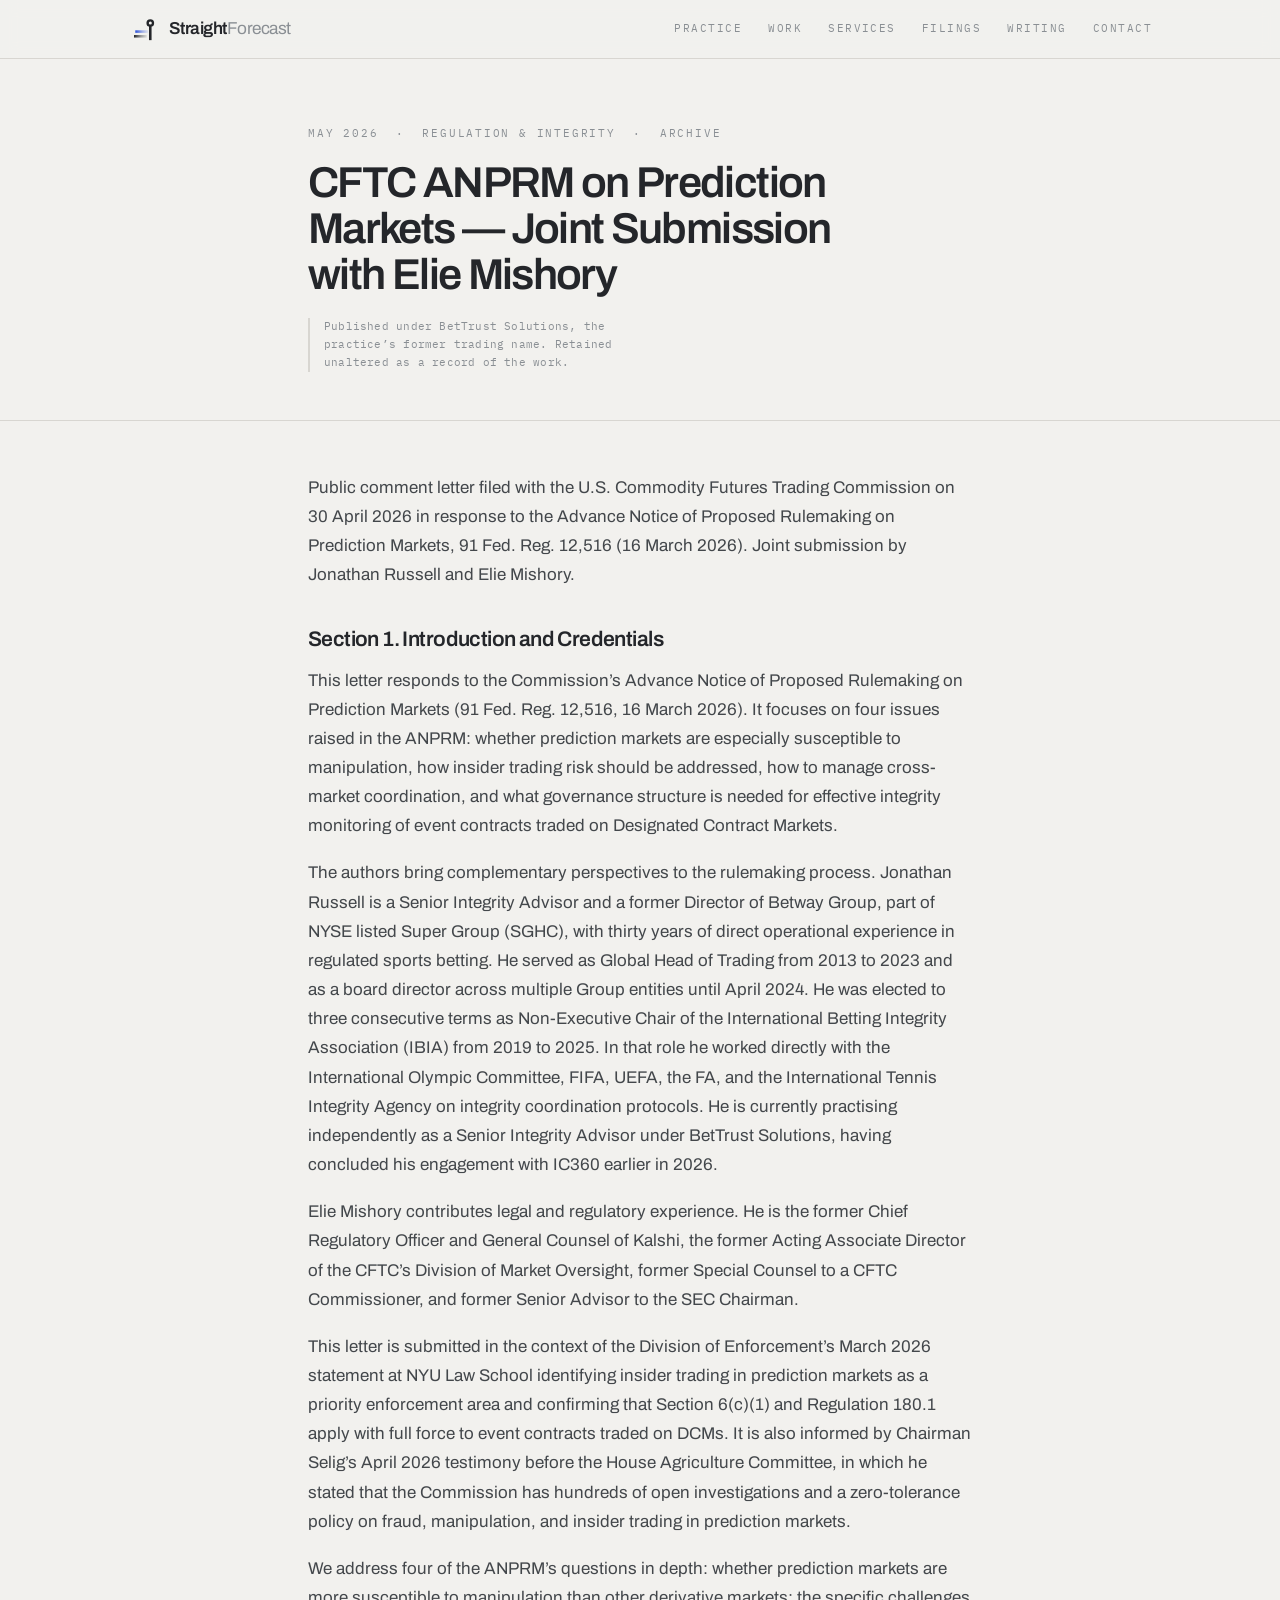
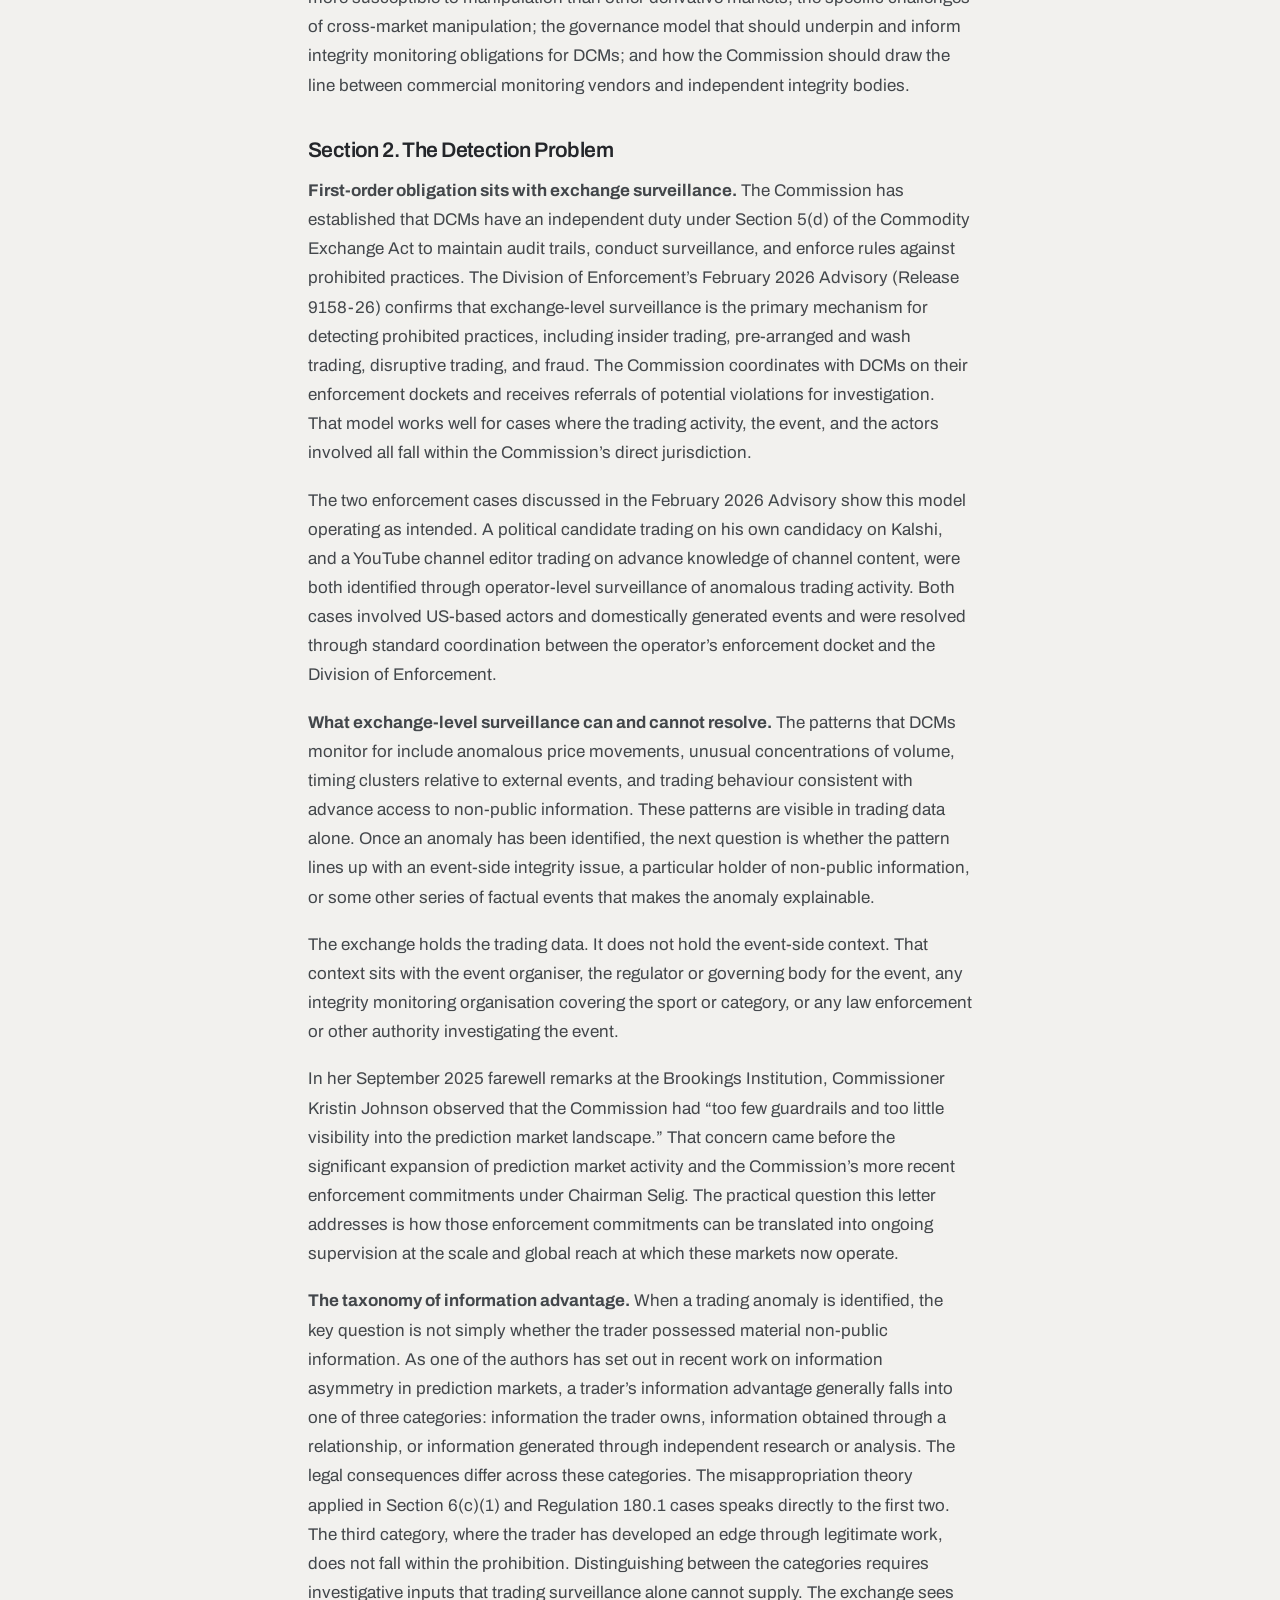
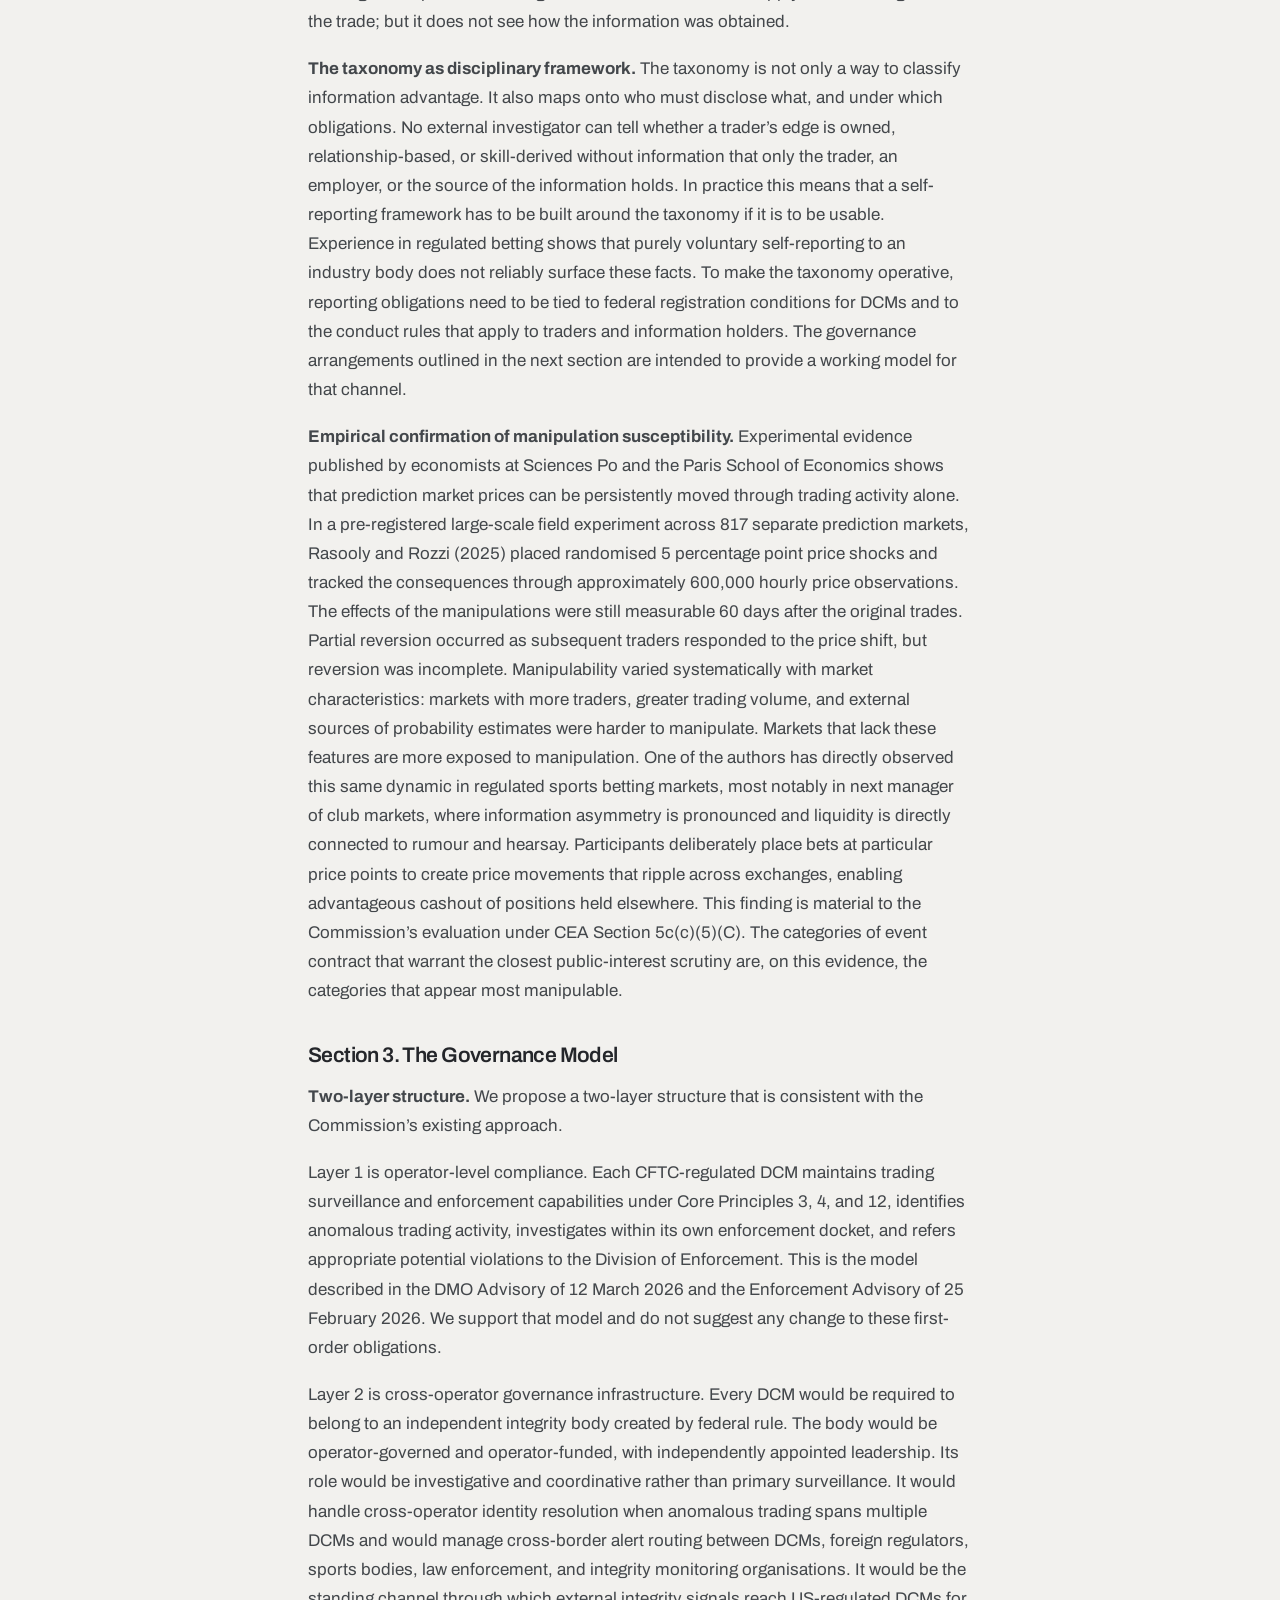
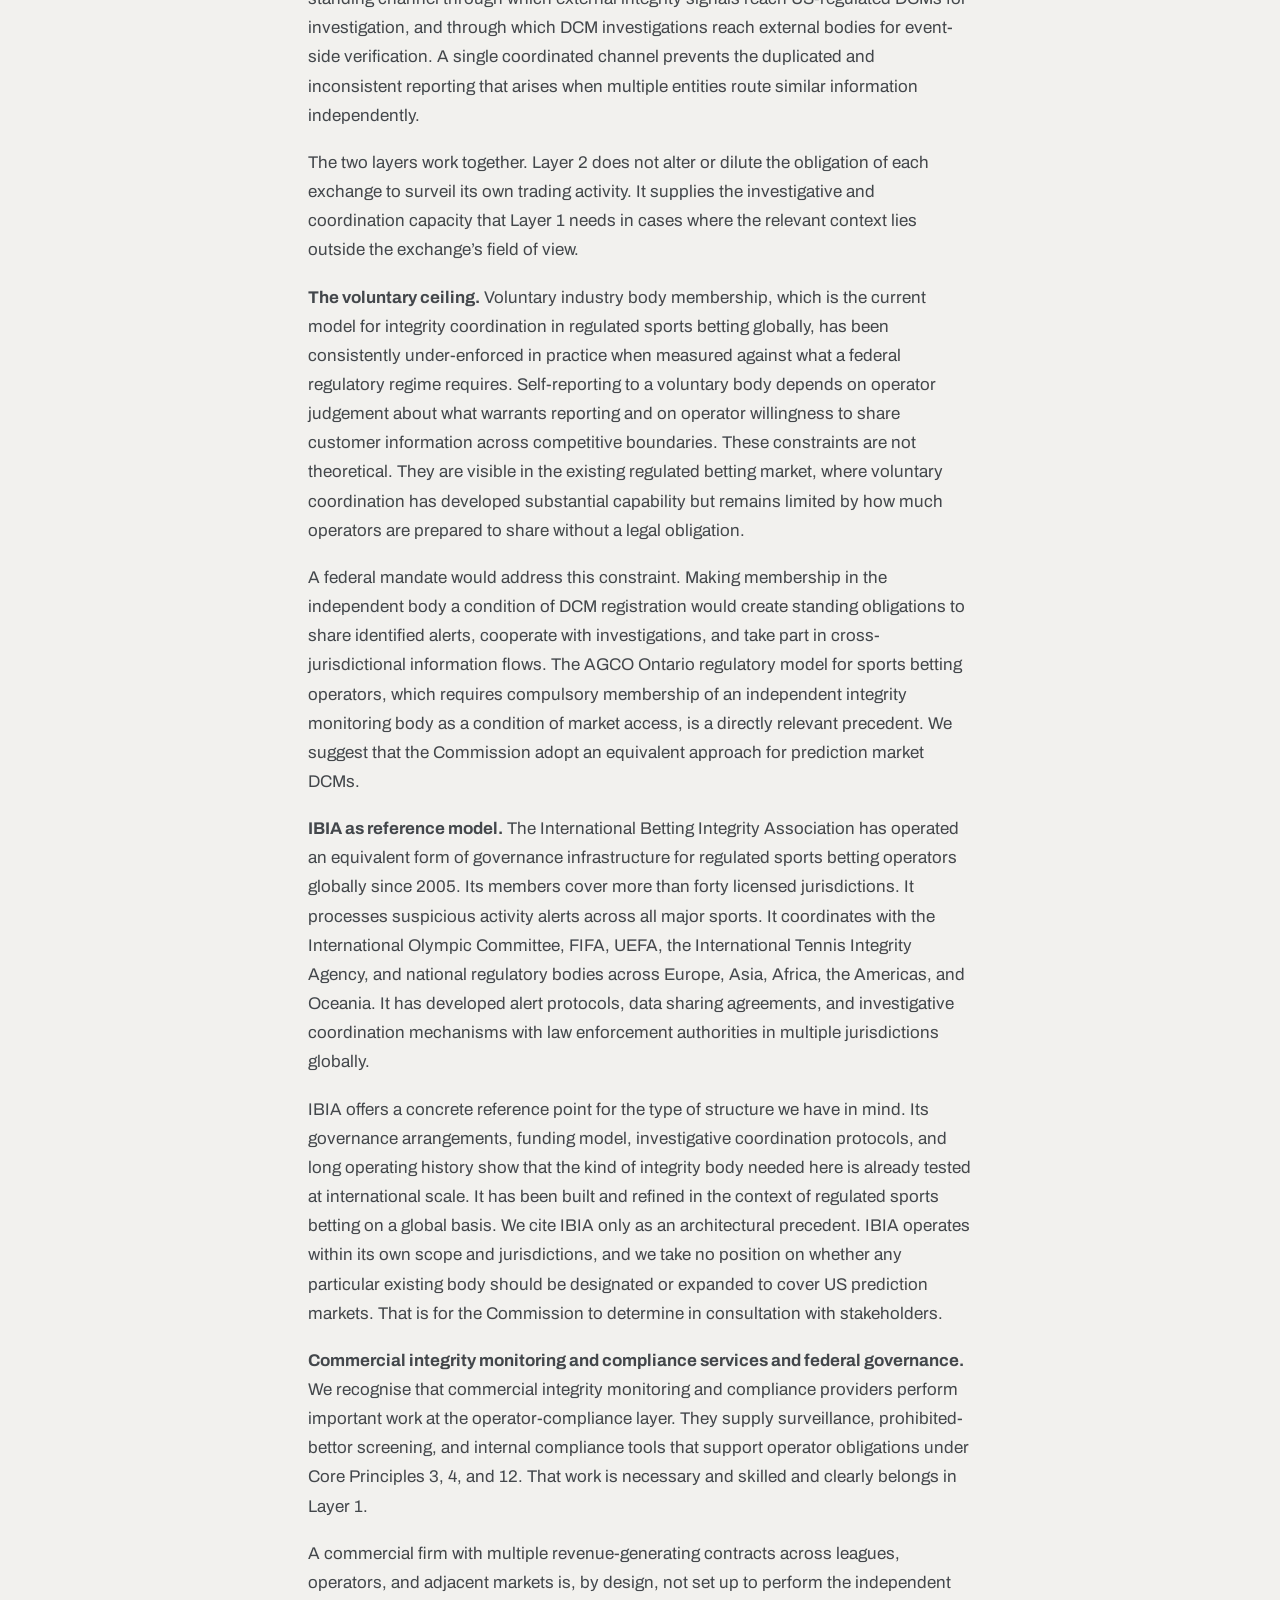
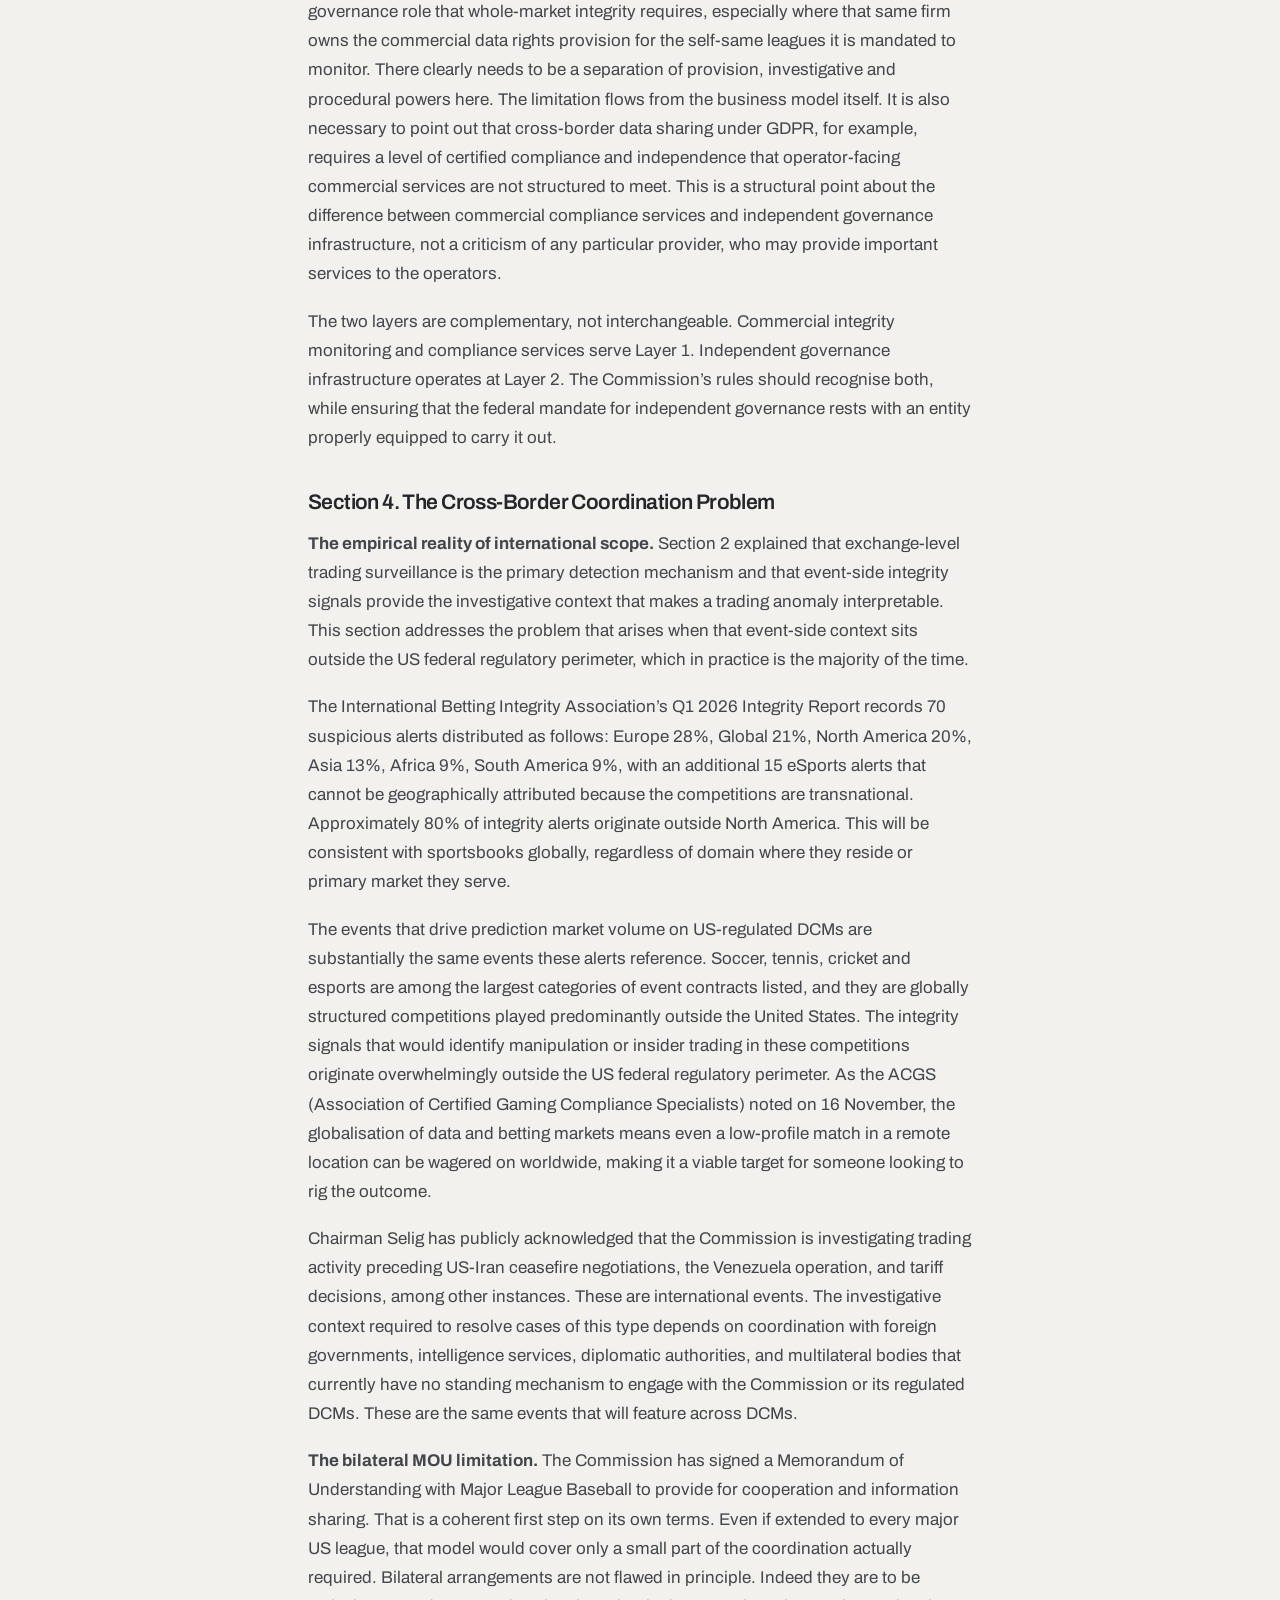
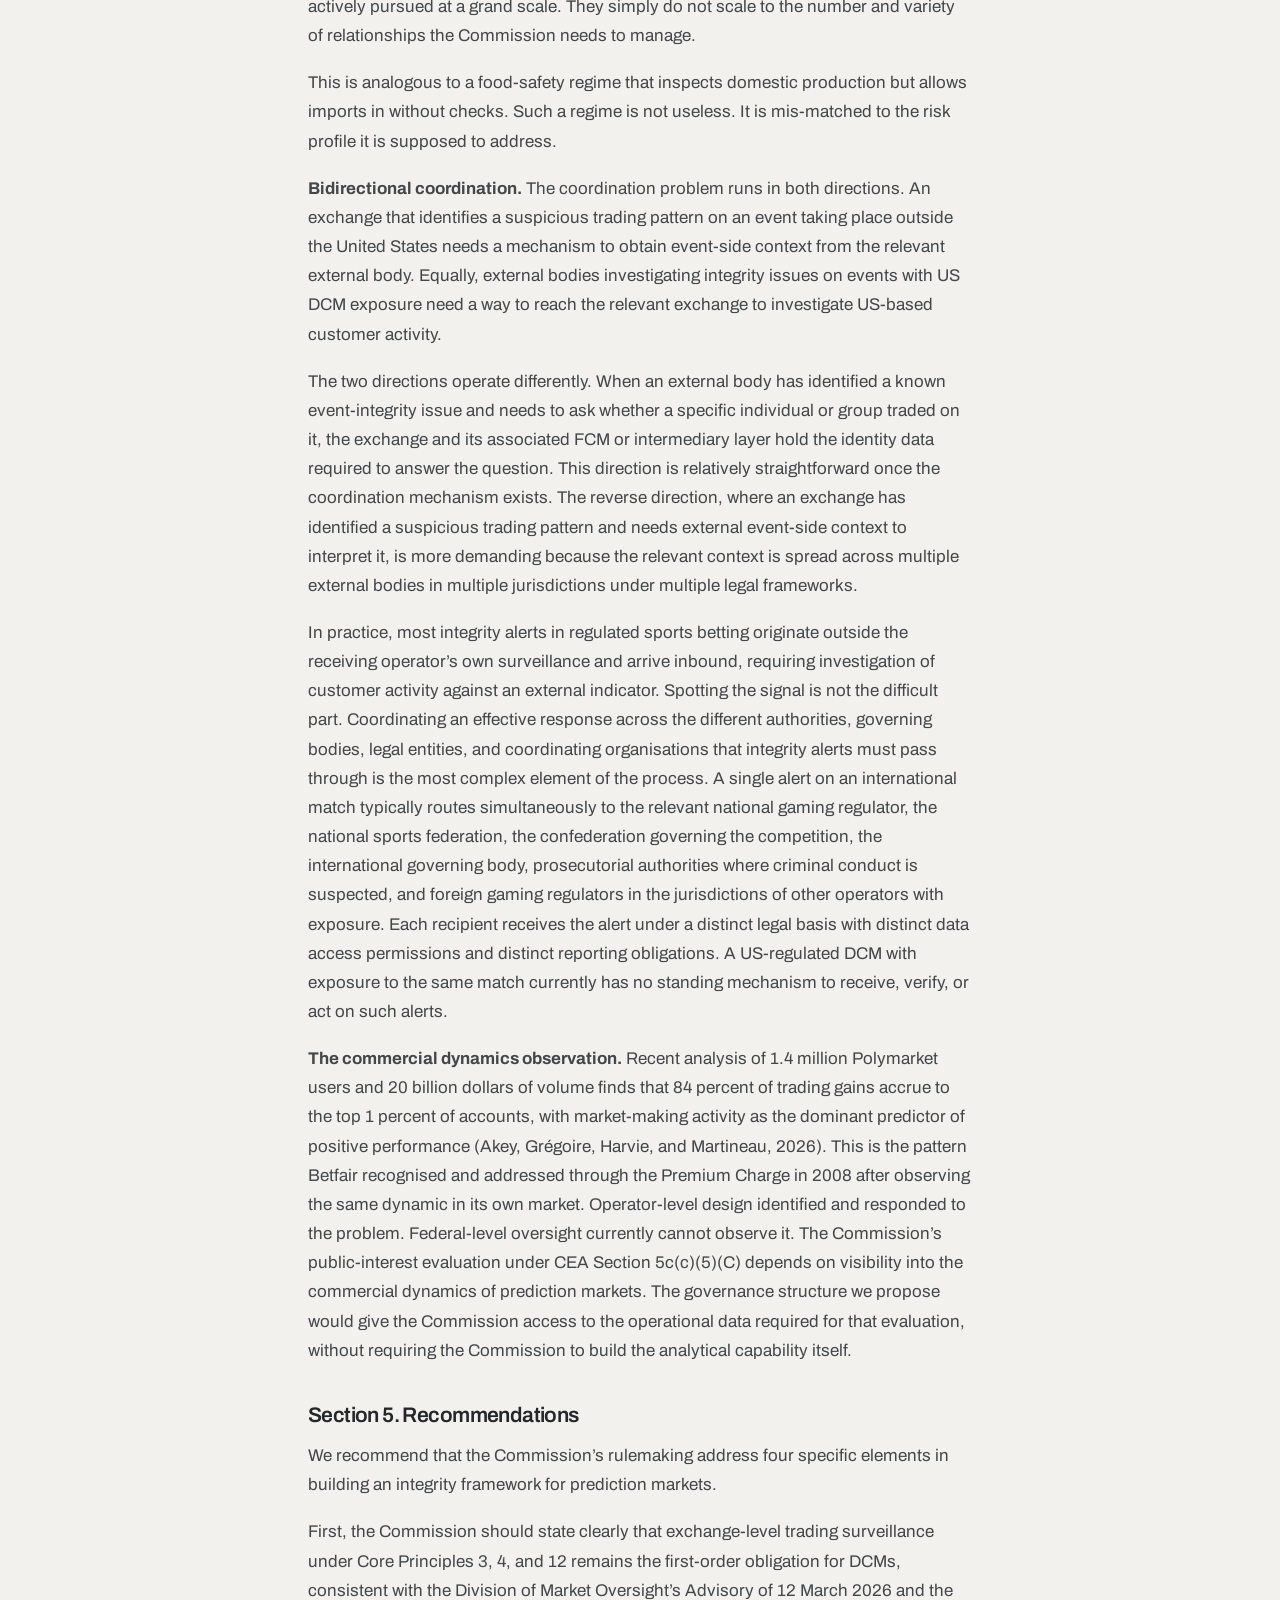
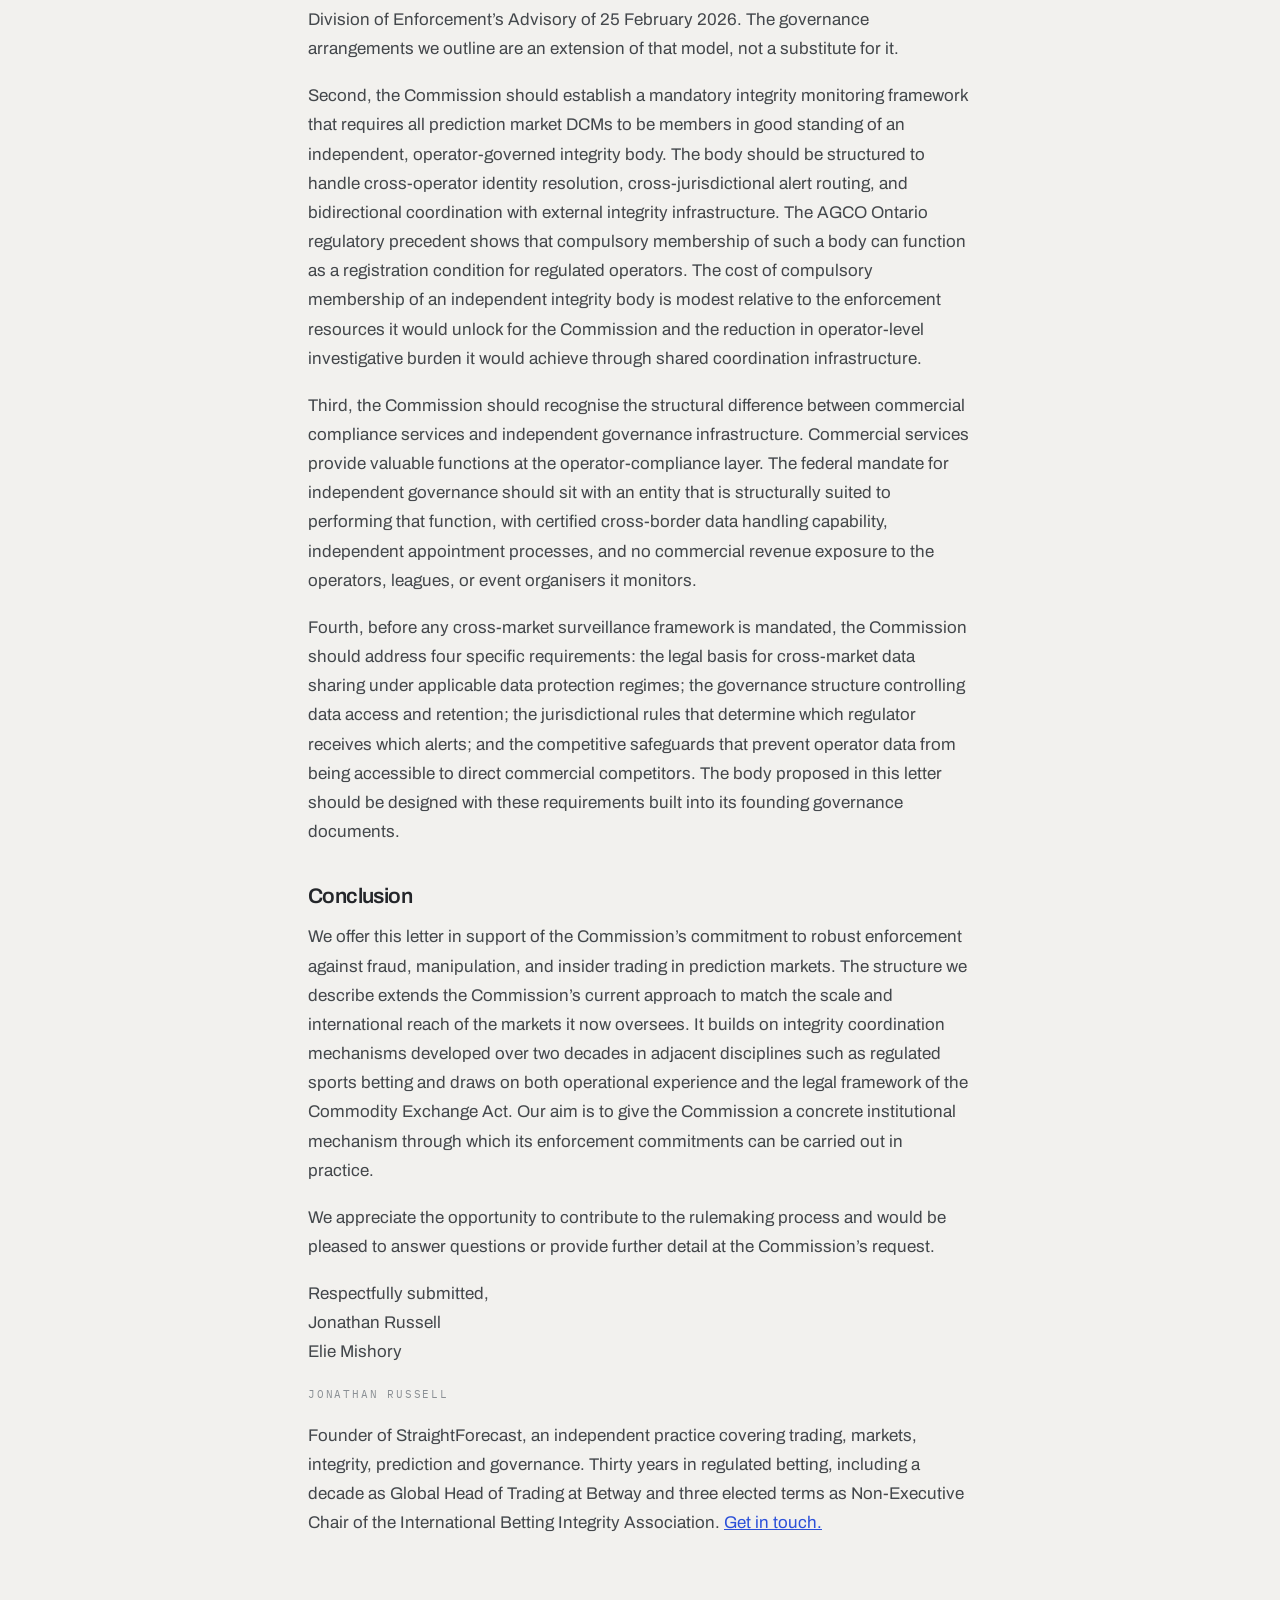
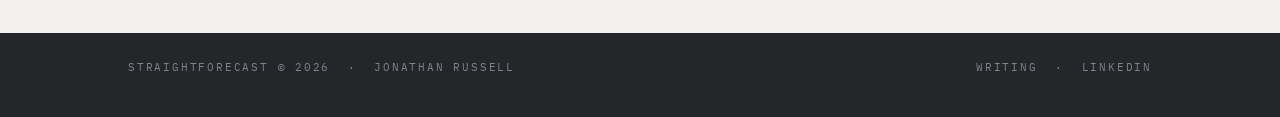
<file: blog-5.html>
<!DOCTYPE html>
<html lang="en-GB">
<head>
<meta charset="utf-8">
<meta name="viewport" content="width=device-width, initial-scale=1.0">
<title>CFTC ANPRM on Prediction Markets &mdash; Joint Submission with Elie Mishory | StraightForecast</title>
<meta name="description" content="Public comment letter filed with the CFTC on 30 April 2026 in response to the Advance Notice of Proposed Rulemaking on Prediction Markets. Joint submission with Elie Mishory addressing detection, governance, and cross-border coordination.">
<meta name="author" content="Jonathan Russell">
<link rel="canonical" href="https://straightforecast.gg/blog-5.html">
<meta property="og:site_name" content="StraightForecast">
<meta property="og:title" content="CFTC ANPRM on Prediction Markets &amp;mdash; Joint Submission with Elie Mishory">
<meta property="og:description" content="Public comment letter filed with the CFTC on 30 April 2026 in response to the Advance Notice of Proposed Rulemaking on Prediction Markets. Joint submission with Elie Mishory addressing detection, governance, and cross-border coordination.">
<meta property="og:url" content="https://straightforecast.gg/blog-5.html">
<meta property="og:image" content="https://straightforecast.gg/icon-512.png">
<link rel="icon" href="/favicon.ico" sizes="any">
<link rel="icon" href="/icon-512.png" type="image/png">
<link rel="apple-touch-icon" href="/icon-180.png">
<link href="https://fonts.googleapis.com/css2?family=Archivo:wght@400;500;600;700&family=IBM+Plex+Mono:wght@400;500&display=swap" rel="stylesheet">
<link rel="stylesheet" href="/site.css?v=5">
</head>
<body>
<header>
  <div class="wrap">
    <a class="brand" href="/">
      <svg width="30" height="30" viewBox="0 0 140 140" aria-hidden="true">
        <defs>
          <linearGradient id="ha" x1="1" x2="0"><stop offset="0" stop-color="#2B50D8" stop-opacity=".1"/><stop offset=".45" stop-color="#2B50D8" stop-opacity=".42"/><stop offset="1" stop-color="#2B50D8"/></linearGradient>
          <linearGradient id="hb" x1="1" x2="0"><stop offset="0" stop-color="#24262A" stop-opacity=".1"/><stop offset=".45" stop-color="#24262A" stop-opacity=".42"/><stop offset="1" stop-color="#24262A"/></linearGradient>
        </defs>
        <rect x="34" y="76" width="60" height="12" fill="url(#ha)"/>
        <rect x="28" y="98" width="60" height="12" fill="url(#hb)"/>
        <rect x="98" y="42" width="12" height="80" fill="#24262A"/>
        <circle cx="104" cy="42" r="18" fill="#24262A"/>
        <circle cx="104" cy="42" r="7" fill="#F2F1EE"/>
      </svg>
      <span>Straight<i>Forecast</i></span>
    </a>
    <nav>
      <a href="/#practice">Practice</a>
      <a href="/#work">Work</a>
      <a href="/#services">Services</a>
      <a href="/#filings">Filings</a>
      <a href="/blog.html">Writing</a>
      <a href="/#contact">Contact</a>
    </nav>
  </div>
</header>

<div class="hero short">
  <div class="wrap narrow">
    <p class="mono">May 2026 &nbsp;&middot;&nbsp; Regulation &amp; Integrity &nbsp;&middot;&nbsp; Archive</p>
    <h1 class="article">CFTC ANPRM on Prediction Markets &mdash; Joint Submission with Elie Mishory</h1>
    <p class="archivenote">Published under BetTrust Solutions, the practice’s former trading name. Retained unaltered as a record of the work.</p>
  </div>
</div>

<article>
  <div class="wrap narrow">

<p class="article-source">Public comment letter filed with the U.S. Commodity Futures Trading Commission on 30 April 2026 in response to the Advance Notice of Proposed Rulemaking on Prediction Markets, 91 Fed. Reg. 12,516 (16 March 2026). Joint submission by Jonathan Russell and Elie Mishory.</p>

<h2>Section 1. Introduction and Credentials</h2>

<p>This letter responds to the Commission&rsquo;s Advance Notice of Proposed Rulemaking on Prediction Markets (91 Fed. Reg. 12,516, 16 March 2026). It focuses on four issues raised in the ANPRM: whether prediction markets are especially susceptible to manipulation, how insider trading risk should be addressed, how to manage cross-market coordination, and what governance structure is needed for effective integrity monitoring of event contracts traded on Designated Contract Markets.</p>

<p>The authors bring complementary perspectives to the rulemaking process. Jonathan Russell is a Senior Integrity Advisor and a former Director of Betway Group, part of NYSE listed Super Group (SGHC), with thirty years of direct operational experience in regulated sports betting. He served as Global Head of Trading from 2013 to 2023 and as a board director across multiple Group entities until April 2024. He was elected to three consecutive terms as Non-Executive Chair of the International Betting Integrity Association (IBIA) from 2019 to 2025. In that role he worked directly with the International Olympic Committee, FIFA, UEFA, the FA, and the International Tennis Integrity Agency on integrity coordination protocols. He is currently practising independently as a Senior Integrity Advisor under BetTrust Solutions, having concluded his engagement with IC360 earlier in 2026.</p>

<p>Elie Mishory contributes legal and regulatory experience. He is the former Chief Regulatory Officer and General Counsel of Kalshi, the former Acting Associate Director of the CFTC&rsquo;s Division of Market Oversight, former Special Counsel to a CFTC Commissioner, and former Senior Advisor to the SEC Chairman.</p>

<p>This letter is submitted in the context of the Division of Enforcement&rsquo;s March 2026 statement at NYU Law School identifying insider trading in prediction markets as a priority enforcement area and confirming that Section 6(c)(1) and Regulation 180.1 apply with full force to event contracts traded on DCMs. It is also informed by Chairman Selig&rsquo;s April 2026 testimony before the House Agriculture Committee, in which he stated that the Commission has hundreds of open investigations and a zero-tolerance policy on fraud, manipulation, and insider trading in prediction markets.</p>

<p>We address four of the ANPRM&rsquo;s questions in depth: whether prediction markets are more susceptible to manipulation than other derivative markets; the specific challenges of cross-market manipulation; the governance model that should underpin and inform integrity monitoring obligations for DCMs; and how the Commission should draw the line between commercial monitoring vendors and independent integrity bodies.</p>

<h2>Section 2. The Detection Problem</h2>

<p><strong>First-order obligation sits with exchange surveillance.</strong> The Commission has established that DCMs have an independent duty under Section 5(d) of the Commodity Exchange Act to maintain audit trails, conduct surveillance, and enforce rules against prohibited practices. The Division of Enforcement&rsquo;s February 2026 Advisory (Release 9158-26) confirms that exchange-level surveillance is the primary mechanism for detecting prohibited practices, including insider trading, pre-arranged and wash trading, disruptive trading, and fraud. The Commission coordinates with DCMs on their enforcement dockets and receives referrals of potential violations for investigation. That model works well for cases where the trading activity, the event, and the actors involved all fall within the Commission&rsquo;s direct jurisdiction.</p>

<p>The two enforcement cases discussed in the February 2026 Advisory show this model operating as intended. A political candidate trading on his own candidacy on Kalshi, and a YouTube channel editor trading on advance knowledge of channel content, were both identified through operator-level surveillance of anomalous trading activity. Both cases involved US-based actors and domestically generated events and were resolved through standard coordination between the operator&rsquo;s enforcement docket and the Division of Enforcement.</p>

<p><strong>What exchange-level surveillance can and cannot resolve.</strong> The patterns that DCMs monitor for include anomalous price movements, unusual concentrations of volume, timing clusters relative to external events, and trading behaviour consistent with advance access to non-public information. These patterns are visible in trading data alone. Once an anomaly has been identified, the next question is whether the pattern lines up with an event-side integrity issue, a particular holder of non-public information, or some other series of factual events that makes the anomaly explainable.</p>

<p>The exchange holds the trading data. It does not hold the event-side context. That context sits with the event organiser, the regulator or governing body for the event, any integrity monitoring organisation covering the sport or category, or any law enforcement or other authority investigating the event.</p>

<p>In her September 2025 farewell remarks at the Brookings Institution, Commissioner Kristin Johnson observed that the Commission had &ldquo;too few guardrails and too little visibility into the prediction market landscape.&rdquo; That concern came before the significant expansion of prediction market activity and the Commission&rsquo;s more recent enforcement commitments under Chairman Selig. The practical question this letter addresses is how those enforcement commitments can be translated into ongoing supervision at the scale and global reach at which these markets now operate.</p>

<p><strong>The taxonomy of information advantage.</strong> When a trading anomaly is identified, the key question is not simply whether the trader possessed material non-public information. As one of the authors has set out in recent work on information asymmetry in prediction markets, a trader&rsquo;s information advantage generally falls into one of three categories: information the trader owns, information obtained through a relationship, or information generated through independent research or analysis. The legal consequences differ across these categories. The misappropriation theory applied in Section 6(c)(1) and Regulation 180.1 cases speaks directly to the first two. The third category, where the trader has developed an edge through legitimate work, does not fall within the prohibition. Distinguishing between the categories requires investigative inputs that trading surveillance alone cannot supply. The exchange sees the trade; but it does not see how the information was obtained.</p>

<p><strong>The taxonomy as disciplinary framework.</strong> The taxonomy is not only a way to classify information advantage. It also maps onto who must disclose what, and under which obligations. No external investigator can tell whether a trader&rsquo;s edge is owned, relationship-based, or skill-derived without information that only the trader, an employer, or the source of the information holds. In practice this means that a self-reporting framework has to be built around the taxonomy if it is to be usable. Experience in regulated betting shows that purely voluntary self-reporting to an industry body does not reliably surface these facts. To make the taxonomy operative, reporting obligations need to be tied to federal registration conditions for DCMs and to the conduct rules that apply to traders and information holders. The governance arrangements outlined in the next section are intended to provide a working model for that channel.</p>

<p><strong>Empirical confirmation of manipulation susceptibility.</strong> Experimental evidence published by economists at Sciences Po and the Paris School of Economics shows that prediction market prices can be persistently moved through trading activity alone. In a pre-registered large-scale field experiment across 817 separate prediction markets, Rasooly and Rozzi (2025) placed randomised 5 percentage point price shocks and tracked the consequences through approximately 600,000 hourly price observations. The effects of the manipulations were still measurable 60 days after the original trades. Partial reversion occurred as subsequent traders responded to the price shift, but reversion was incomplete. Manipulability varied systematically with market characteristics: markets with more traders, greater trading volume, and external sources of probability estimates were harder to manipulate. Markets that lack these features are more exposed to manipulation. One of the authors has directly observed this same dynamic in regulated sports betting markets, most notably in next manager of club markets, where information asymmetry is pronounced and liquidity is directly connected to rumour and hearsay. Participants deliberately place bets at particular price points to create price movements that ripple across exchanges, enabling advantageous cashout of positions held elsewhere. This finding is material to the Commission&rsquo;s evaluation under CEA Section 5c(c)(5)(C). The categories of event contract that warrant the closest public-interest scrutiny are, on this evidence, the categories that appear most manipulable.</p>

<h2>Section 3. The Governance Model</h2>

<p><strong>Two-layer structure.</strong> We propose a two-layer structure that is consistent with the Commission&rsquo;s existing approach.</p>

<p>Layer 1 is operator-level compliance. Each CFTC-regulated DCM maintains trading surveillance and enforcement capabilities under Core Principles 3, 4, and 12, identifies anomalous trading activity, investigates within its own enforcement docket, and refers appropriate potential violations to the Division of Enforcement. This is the model described in the DMO Advisory of 12 March 2026 and the Enforcement Advisory of 25 February 2026. We support that model and do not suggest any change to these first-order obligations.</p>

<p>Layer 2 is cross-operator governance infrastructure. Every DCM would be required to belong to an independent integrity body created by federal rule. The body would be operator-governed and operator-funded, with independently appointed leadership. Its role would be investigative and coordinative rather than primary surveillance. It would handle cross-operator identity resolution when anomalous trading spans multiple DCMs and would manage cross-border alert routing between DCMs, foreign regulators, sports bodies, law enforcement, and integrity monitoring organisations. It would be the standing channel through which external integrity signals reach US-regulated DCMs for investigation, and through which DCM investigations reach external bodies for event-side verification. A single coordinated channel prevents the duplicated and inconsistent reporting that arises when multiple entities route similar information independently.</p>

<p>The two layers work together. Layer 2 does not alter or dilute the obligation of each exchange to surveil its own trading activity. It supplies the investigative and coordination capacity that Layer 1 needs in cases where the relevant context lies outside the exchange&rsquo;s field of view.</p>

<p><strong>The voluntary ceiling.</strong> Voluntary industry body membership, which is the current model for integrity coordination in regulated sports betting globally, has been consistently under-enforced in practice when measured against what a federal regulatory regime requires. Self-reporting to a voluntary body depends on operator judgement about what warrants reporting and on operator willingness to share customer information across competitive boundaries. These constraints are not theoretical. They are visible in the existing regulated betting market, where voluntary coordination has developed substantial capability but remains limited by how much operators are prepared to share without a legal obligation.</p>

<p>A federal mandate would address this constraint. Making membership in the independent body a condition of DCM registration would create standing obligations to share identified alerts, cooperate with investigations, and take part in cross-jurisdictional information flows. The AGCO Ontario regulatory model for sports betting operators, which requires compulsory membership of an independent integrity monitoring body as a condition of market access, is a directly relevant precedent. We suggest that the Commission adopt an equivalent approach for prediction market DCMs.</p>

<p><strong>IBIA as reference model.</strong> The International Betting Integrity Association has operated an equivalent form of governance infrastructure for regulated sports betting operators globally since 2005. Its members cover more than forty licensed jurisdictions. It processes suspicious activity alerts across all major sports. It coordinates with the International Olympic Committee, FIFA, UEFA, the International Tennis Integrity Agency, and national regulatory bodies across Europe, Asia, Africa, the Americas, and Oceania. It has developed alert protocols, data sharing agreements, and investigative coordination mechanisms with law enforcement authorities in multiple jurisdictions globally.</p>

<p>IBIA offers a concrete reference point for the type of structure we have in mind. Its governance arrangements, funding model, investigative coordination protocols, and long operating history show that the kind of integrity body needed here is already tested at international scale. It has been built and refined in the context of regulated sports betting on a global basis. We cite IBIA only as an architectural precedent. IBIA operates within its own scope and jurisdictions, and we take no position on whether any particular existing body should be designated or expanded to cover US prediction markets. That is for the Commission to determine in consultation with stakeholders.</p>

<p><strong>Commercial integrity monitoring and compliance services and federal governance.</strong> We recognise that commercial integrity monitoring and compliance providers perform important work at the operator-compliance layer. They supply surveillance, prohibited-bettor screening, and internal compliance tools that support operator obligations under Core Principles 3, 4, and 12. That work is necessary and skilled and clearly belongs in Layer 1.</p>

<p>A commercial firm with multiple revenue-generating contracts across leagues, operators, and adjacent markets is, by design, not set up to perform the independent governance role that whole-market integrity requires, especially where that same firm owns the commercial data rights provision for the self-same leagues it is mandated to monitor. There clearly needs to be a separation of provision, investigative and procedural powers here. The limitation flows from the business model itself. It is also necessary to point out that cross-border data sharing under GDPR, for example, requires a level of certified compliance and independence that operator-facing commercial services are not structured to meet. This is a structural point about the difference between commercial compliance services and independent governance infrastructure, not a criticism of any particular provider, who may provide important services to the operators.</p>

<p>The two layers are complementary, not interchangeable. Commercial integrity monitoring and compliance services serve Layer 1. Independent governance infrastructure operates at Layer 2. The Commission&rsquo;s rules should recognise both, while ensuring that the federal mandate for independent governance rests with an entity properly equipped to carry it out.</p>

<h2>Section 4. The Cross-Border Coordination Problem</h2>

<p><strong>The empirical reality of international scope.</strong> Section 2 explained that exchange-level trading surveillance is the primary detection mechanism and that event-side integrity signals provide the investigative context that makes a trading anomaly interpretable. This section addresses the problem that arises when that event-side context sits outside the US federal regulatory perimeter, which in practice is the majority of the time.</p>

<p>The International Betting Integrity Association&rsquo;s Q1 2026 Integrity Report records 70 suspicious alerts distributed as follows: Europe 28%, Global 21%, North America 20%, Asia 13%, Africa 9%, South America 9%, with an additional 15 eSports alerts that cannot be geographically attributed because the competitions are transnational. Approximately 80% of integrity alerts originate outside North America. This will be consistent with sportsbooks globally, regardless of domain where they reside or primary market they serve.</p>

<p>The events that drive prediction market volume on US-regulated DCMs are substantially the same events these alerts reference. Soccer, tennis, cricket and esports are among the largest categories of event contracts listed, and they are globally structured competitions played predominantly outside the United States. The integrity signals that would identify manipulation or insider trading in these competitions originate overwhelmingly outside the US federal regulatory perimeter. As the ACGS (Association of Certified Gaming Compliance Specialists) noted on 16 November, the globalisation of data and betting markets means even a low-profile match in a remote location can be wagered on worldwide, making it a viable target for someone looking to rig the outcome.</p>

<p>Chairman Selig has publicly acknowledged that the Commission is investigating trading activity preceding US-Iran ceasefire negotiations, the Venezuela operation, and tariff decisions, among other instances. These are international events. The investigative context required to resolve cases of this type depends on coordination with foreign governments, intelligence services, diplomatic authorities, and multilateral bodies that currently have no standing mechanism to engage with the Commission or its regulated DCMs. These are the same events that will feature across DCMs.</p>

<p><strong>The bilateral MOU limitation.</strong> The Commission has signed a Memorandum of Understanding with Major League Baseball to provide for cooperation and information sharing. That is a coherent first step on its own terms. Even if extended to every major US league, that model would cover only a small part of the coordination actually required. Bilateral arrangements are not flawed in principle. Indeed they are to be actively pursued at a grand scale. They simply do not scale to the number and variety of relationships the Commission needs to manage.</p>

<p>This is analogous to a food-safety regime that inspects domestic production but allows imports in without checks. Such a regime is not useless. It is mis-matched to the risk profile it is supposed to address.</p>

<p><strong>Bidirectional coordination.</strong> The coordination problem runs in both directions. An exchange that identifies a suspicious trading pattern on an event taking place outside the United States needs a mechanism to obtain event-side context from the relevant external body. Equally, external bodies investigating integrity issues on events with US DCM exposure need a way to reach the relevant exchange to investigate US-based customer activity.</p>

<p>The two directions operate differently. When an external body has identified a known event-integrity issue and needs to ask whether a specific individual or group traded on it, the exchange and its associated FCM or intermediary layer hold the identity data required to answer the question. This direction is relatively straightforward once the coordination mechanism exists. The reverse direction, where an exchange has identified a suspicious trading pattern and needs external event-side context to interpret it, is more demanding because the relevant context is spread across multiple external bodies in multiple jurisdictions under multiple legal frameworks.</p>

<p>In practice, most integrity alerts in regulated sports betting originate outside the receiving operator&rsquo;s own surveillance and arrive inbound, requiring investigation of customer activity against an external indicator. Spotting the signal is not the difficult part. Coordinating an effective response across the different authorities, governing bodies, legal entities, and coordinating organisations that integrity alerts must pass through is the most complex element of the process. A single alert on an international match typically routes simultaneously to the relevant national gaming regulator, the national sports federation, the confederation governing the competition, the international governing body, prosecutorial authorities where criminal conduct is suspected, and foreign gaming regulators in the jurisdictions of other operators with exposure. Each recipient receives the alert under a distinct legal basis with distinct data access permissions and distinct reporting obligations. A US-regulated DCM with exposure to the same match currently has no standing mechanism to receive, verify, or act on such alerts.</p>

<p><strong>The commercial dynamics observation.</strong> Recent analysis of 1.4 million Polymarket users and 20 billion dollars of volume finds that 84 percent of trading gains accrue to the top 1 percent of accounts, with market-making activity as the dominant predictor of positive performance (Akey, Gr&eacute;goire, Harvie, and Martineau, 2026). This is the pattern Betfair recognised and addressed through the Premium Charge in 2008 after observing the same dynamic in its own market. Operator-level design identified and responded to the problem. Federal-level oversight currently cannot observe it. The Commission&rsquo;s public-interest evaluation under CEA Section 5c(c)(5)(C) depends on visibility into the commercial dynamics of prediction markets. The governance structure we propose would give the Commission access to the operational data required for that evaluation, without requiring the Commission to build the analytical capability itself.</p>

<h2>Section 5. Recommendations</h2>

<p>We recommend that the Commission&rsquo;s rulemaking address four specific elements in building an integrity framework for prediction markets.</p>

<p>First, the Commission should state clearly that exchange-level trading surveillance under Core Principles 3, 4, and 12 remains the first-order obligation for DCMs, consistent with the Division of Market Oversight&rsquo;s Advisory of 12 March 2026 and the Division of Enforcement&rsquo;s Advisory of 25 February 2026. The governance arrangements we outline are an extension of that model, not a substitute for it.</p>

<p>Second, the Commission should establish a mandatory integrity monitoring framework that requires all prediction market DCMs to be members in good standing of an independent, operator-governed integrity body. The body should be structured to handle cross-operator identity resolution, cross-jurisdictional alert routing, and bidirectional coordination with external integrity infrastructure. The AGCO Ontario regulatory precedent shows that compulsory membership of such a body can function as a registration condition for regulated operators. The cost of compulsory membership of an independent integrity body is modest relative to the enforcement resources it would unlock for the Commission and the reduction in operator-level investigative burden it would achieve through shared coordination infrastructure.</p>

<p>Third, the Commission should recognise the structural difference between commercial compliance services and independent governance infrastructure. Commercial services provide valuable functions at the operator-compliance layer. The federal mandate for independent governance should sit with an entity that is structurally suited to performing that function, with certified cross-border data handling capability, independent appointment processes, and no commercial revenue exposure to the operators, leagues, or event organisers it monitors.</p>

<p>Fourth, before any cross-market surveillance framework is mandated, the Commission should address four specific requirements: the legal basis for cross-market data sharing under applicable data protection regimes; the governance structure controlling data access and retention; the jurisdictional rules that determine which regulator receives which alerts; and the competitive safeguards that prevent operator data from being accessible to direct commercial competitors. The body proposed in this letter should be designed with these requirements built into its founding governance documents.</p>

<h2>Conclusion</h2>

<p>We offer this letter in support of the Commission&rsquo;s commitment to robust enforcement against fraud, manipulation, and insider trading in prediction markets. The structure we describe extends the Commission&rsquo;s current approach to match the scale and international reach of the markets it now oversees. It builds on integrity coordination mechanisms developed over two decades in adjacent disciplines such as regulated sports betting and draws on both operational experience and the legal framework of the Commodity Exchange Act. Our aim is to give the Commission a concrete institutional mechanism through which its enforcement commitments can be carried out in practice.</p>

<p>We appreciate the opportunity to contribute to the rulemaking process and would be pleased to answer questions or provide further detail at the Commission&rsquo;s request.</p>

<p>Respectfully submitted,<br>Jonathan Russell<br>Elie Mishory</p

    <div class="byline">
      <p class="mono">Jonathan Russell</p>
      <p>Founder of StraightForecast, an independent practice covering trading, markets, integrity, prediction and governance. Thirty years in regulated betting, including a decade as Global Head of Trading at Betway and three elected terms as Non-Executive Chair of the International Betting Integrity Association. <a href="/#contact">Get in touch.</a></p>
    </div>
  </div>
</article>

<footer>
  <div class="wrap">
    <p class="mono" style="margin:0">StraightForecast &copy; 2026 &nbsp;&middot;&nbsp; Jonathan Russell</p>
    <p class="mono" style="margin:0"><a href="/blog.html">Writing</a> &nbsp;&middot;&nbsp; <a href="https://www.linkedin.com/in/jdrgbr">LinkedIn</a></p>
  </div>
</footer>
</body>
</html>
</file>
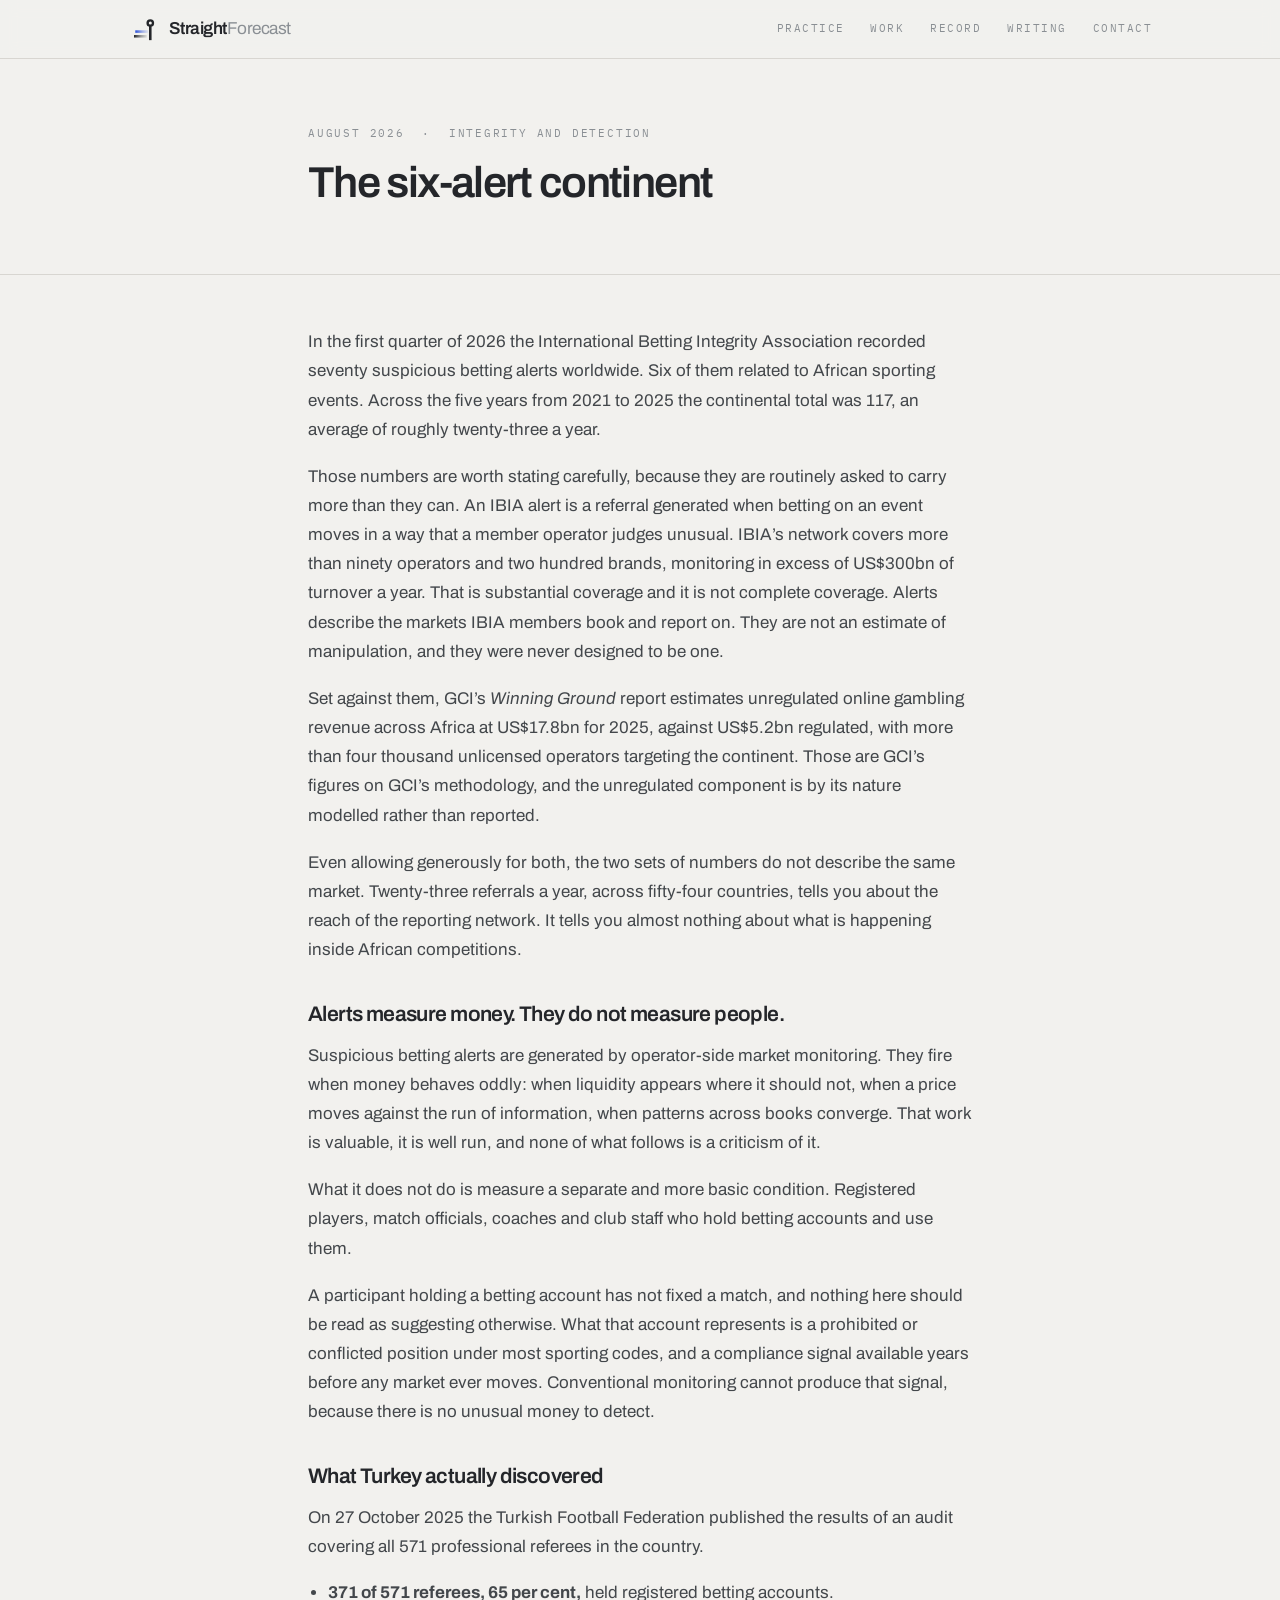
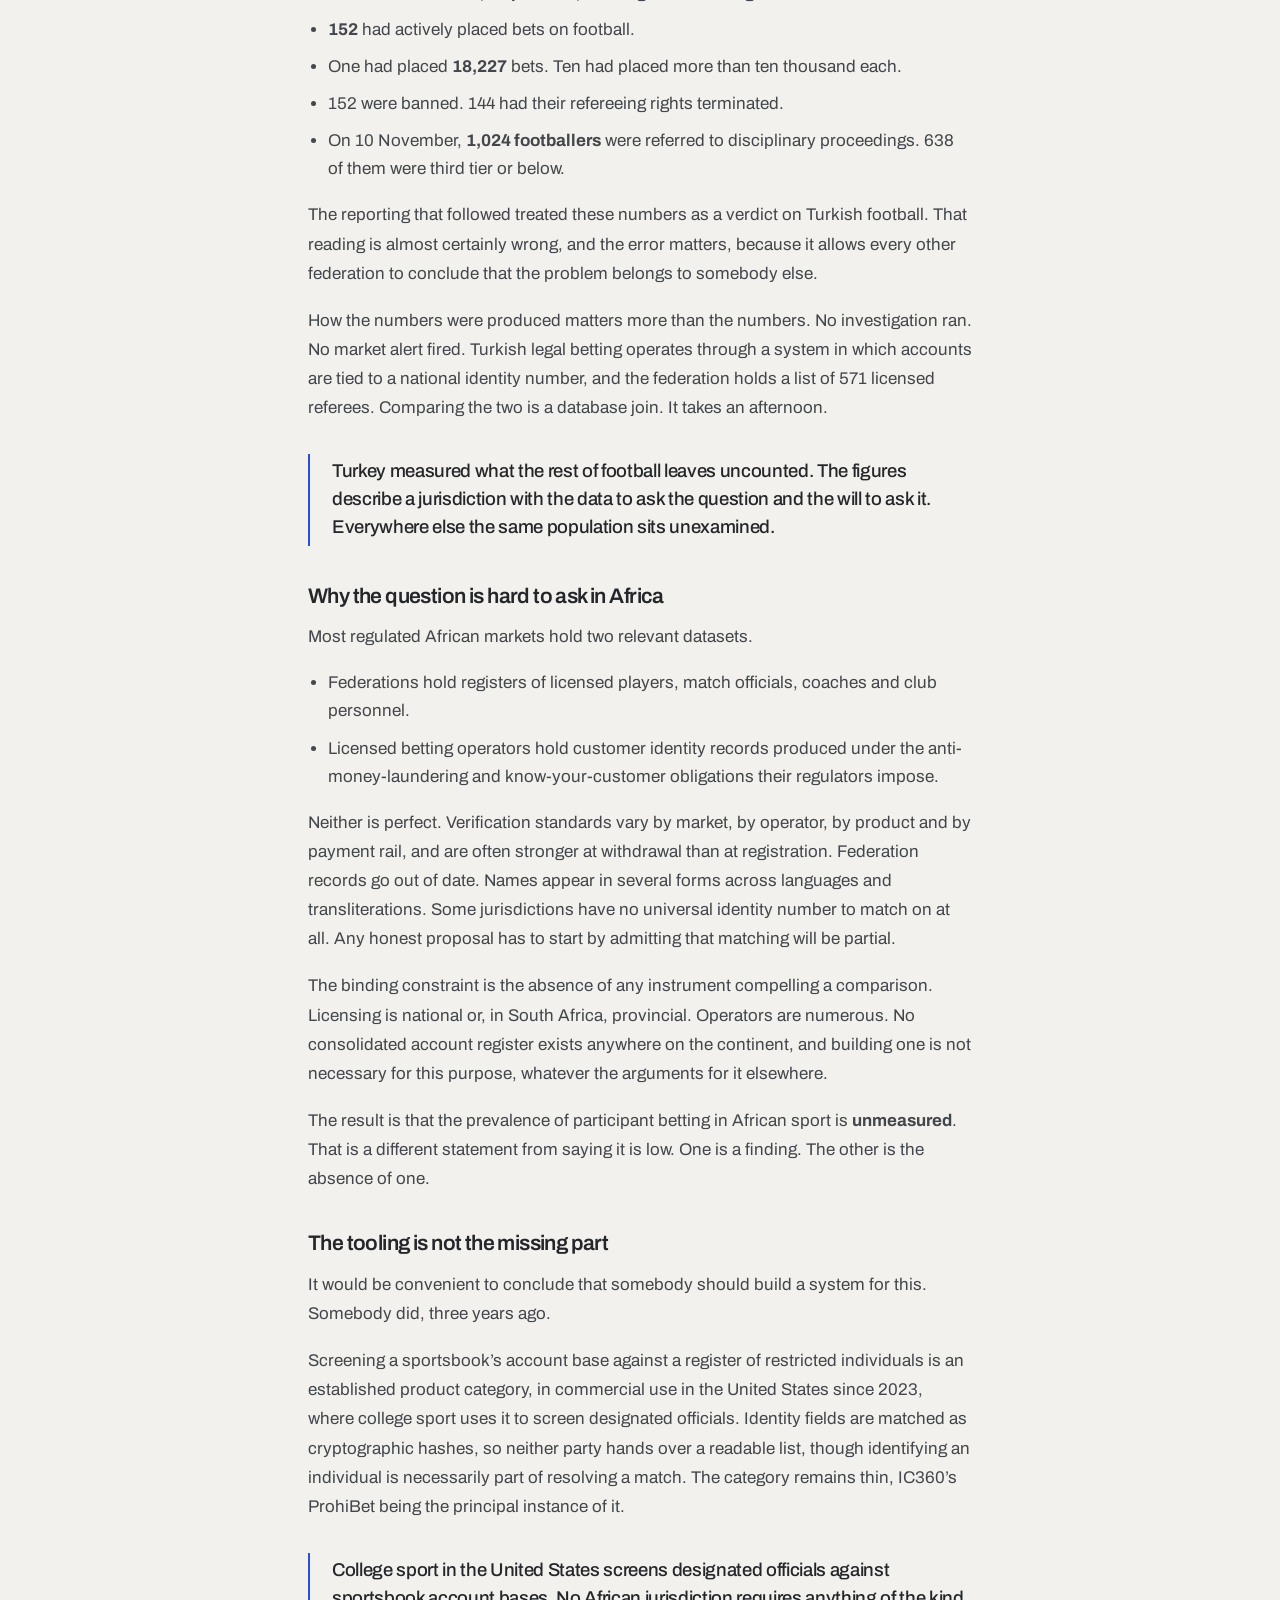
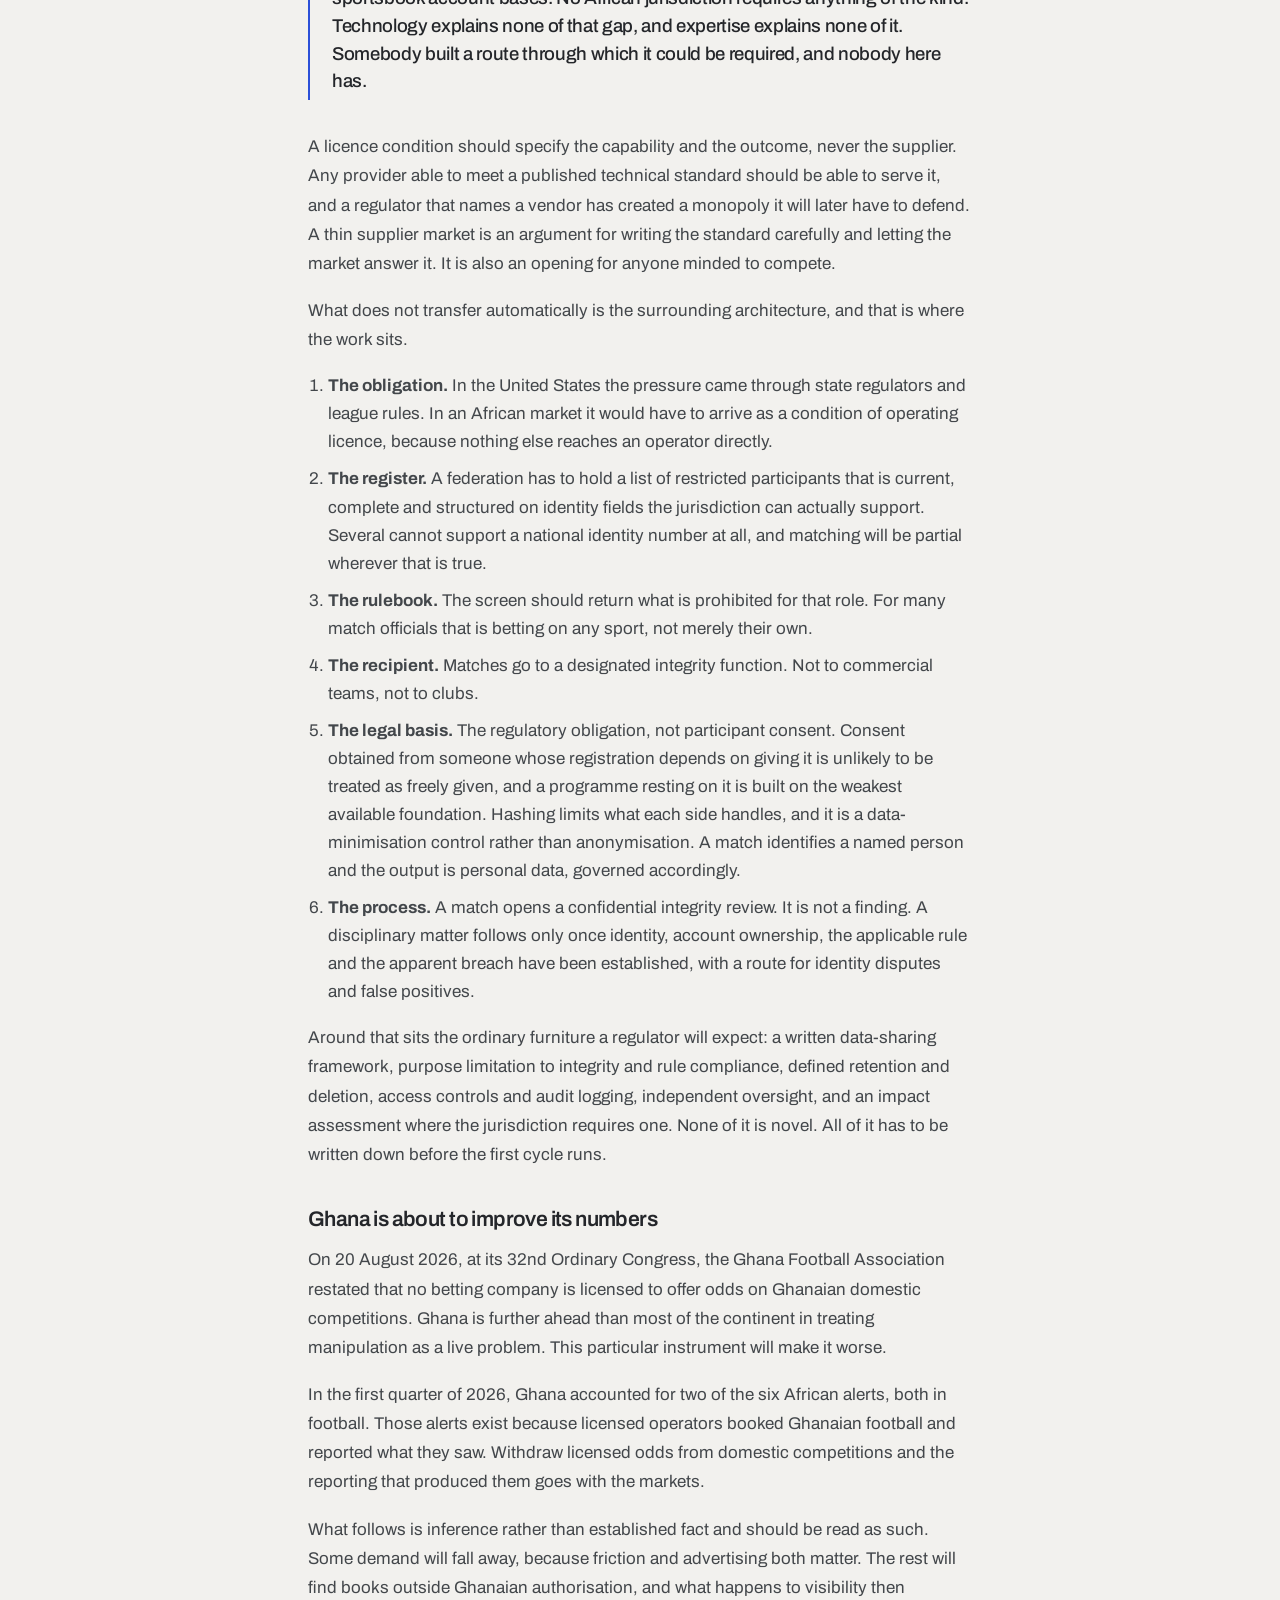
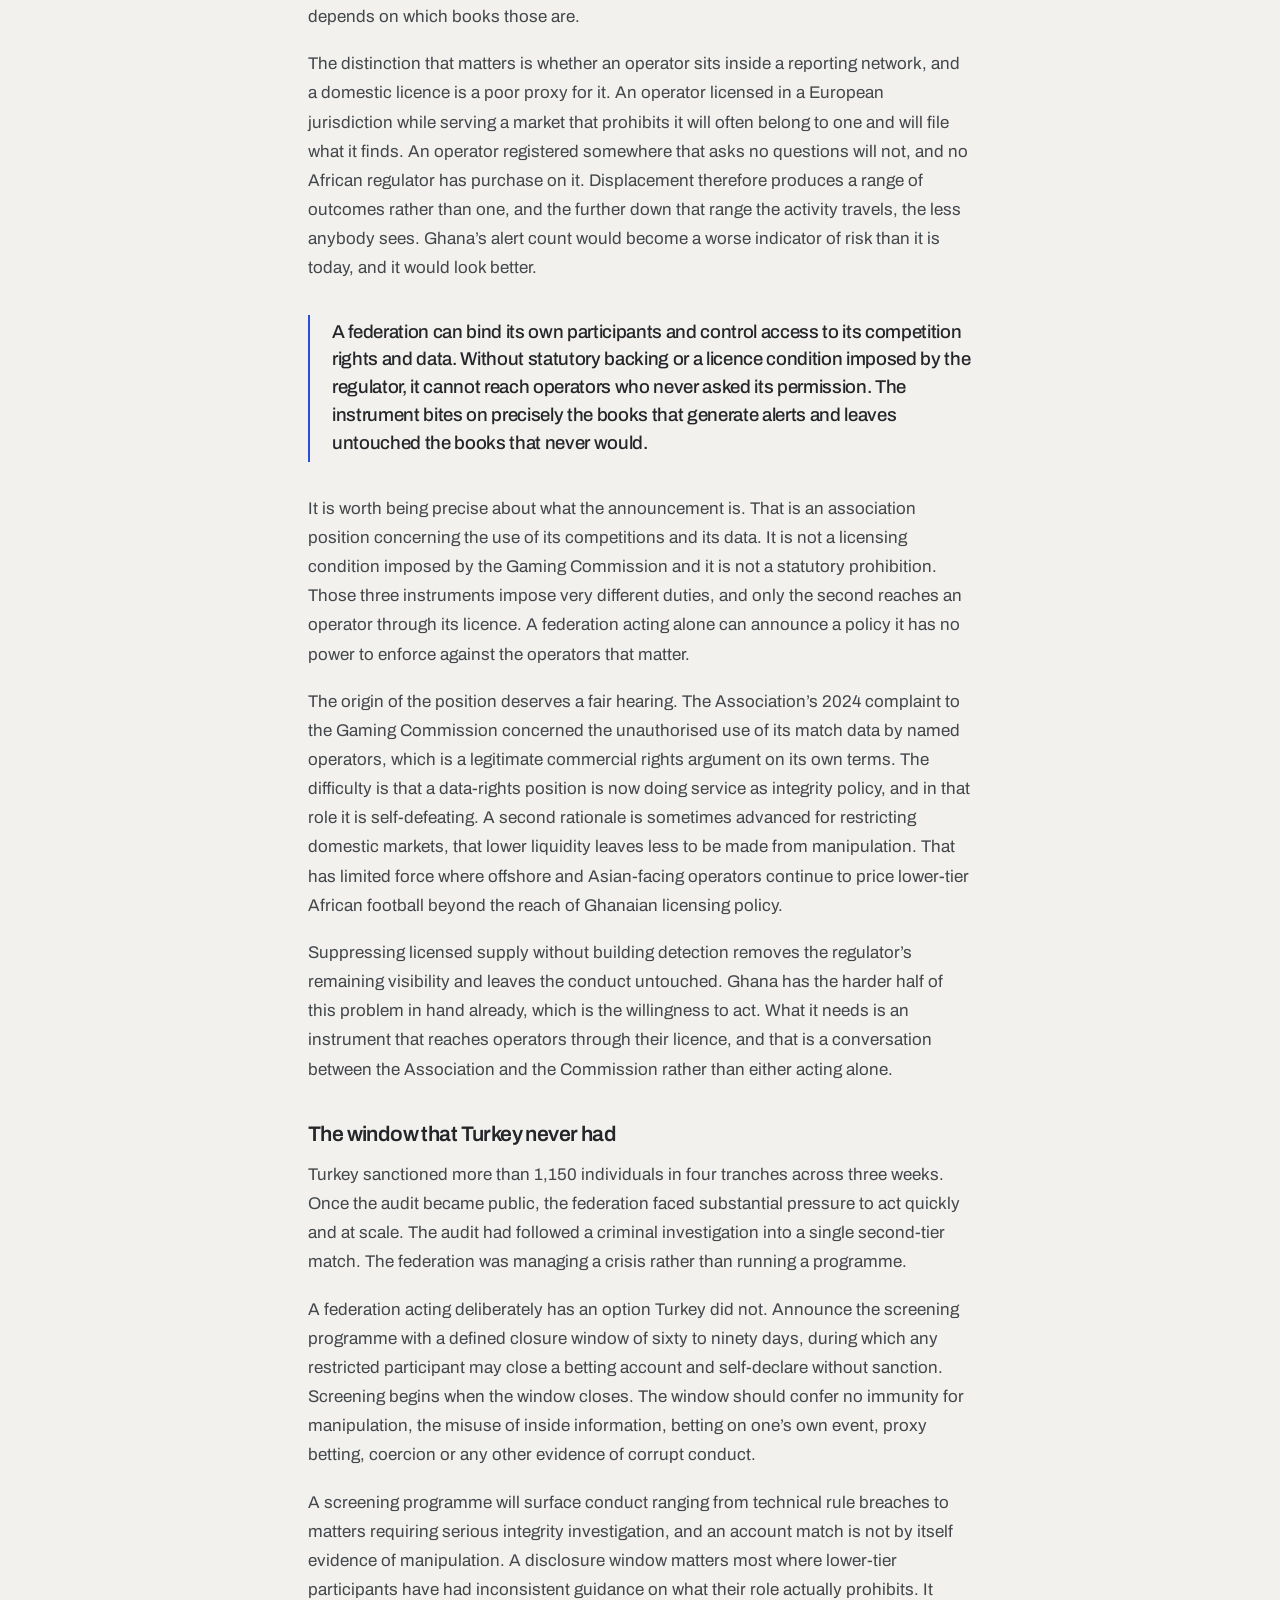
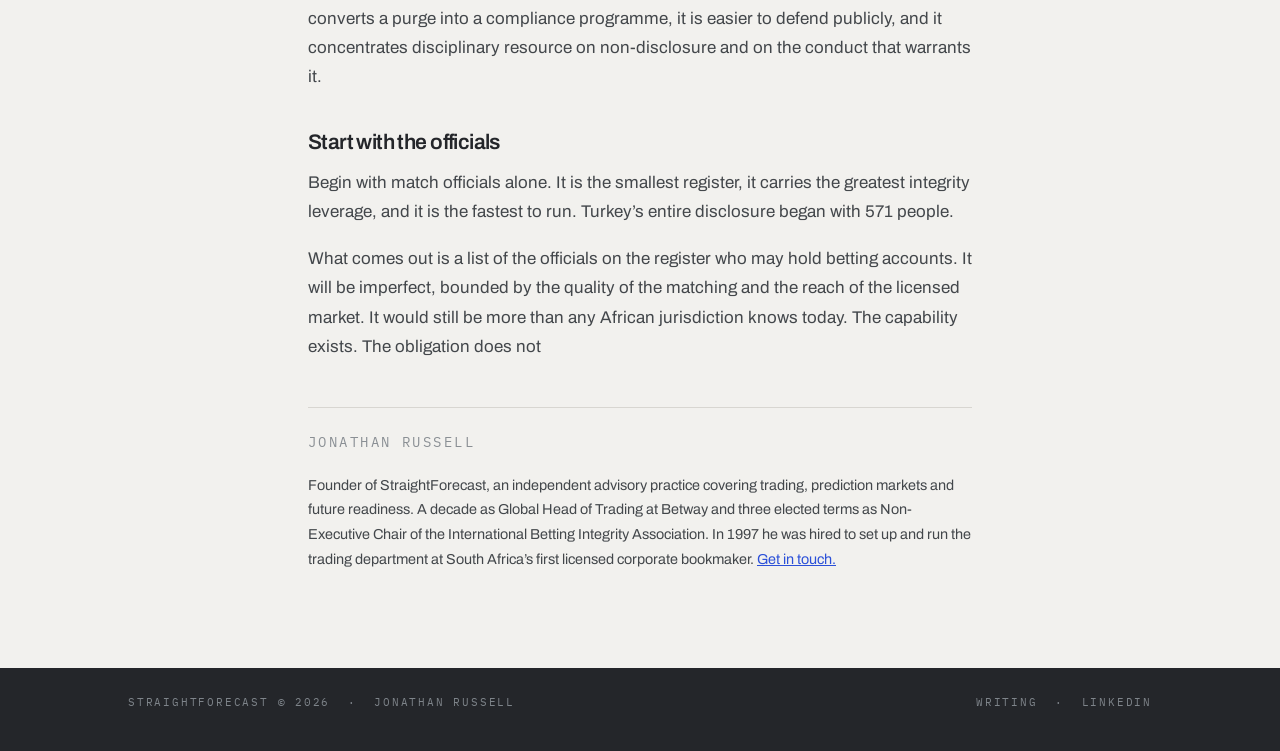
<file: blog-6.html>
<!DOCTYPE html>
<html lang="en-GB">
<head>
<meta charset="utf-8">
<meta name="viewport" content="width=device-width, initial-scale=1.0">
<title>The six-alert continent | StraightForecast</title>
<meta name="description" content="Africa recorded six suspicious betting alerts in a quarter. Turkey found 371 referees with betting accounts in a single database join. Alerts measure money. A licence condition could measure people.">
<meta name="author" content="Jonathan Russell">
<link rel="canonical" href="https://straightforecast.gg/blog-6.html">
<meta property="og:site_name" content="StraightForecast">
<meta property="og:title" content="The six-alert continent | StraightForecast">
<meta property="og:description" content="Africa recorded six suspicious betting alerts in a quarter. Turkey found 371 referees with betting accounts in a single database join. Alerts measure money. A licence condition could measure people.">
<meta property="og:url" content="https://straightforecast.gg/blog-6.html">
<meta property="og:image" content="https://straightforecast.gg/icon-512.png">
<link rel="icon" href="/favicon.ico" sizes="any">
<link rel="icon" href="/icon-512.png" type="image/png">
<link rel="apple-touch-icon" href="/icon-180.png">
<link href="https://fonts.googleapis.com/css2?family=Archivo:wght@400;500;600;700&family=IBM+Plex+Mono:wght@400;500&display=swap" rel="stylesheet">
<link rel="stylesheet" href="/site.css?v=5">
<meta name="keywords" content="betting integrity, match fixing, Africa, sports betting regulation, IBIA alerts, Turkish Football Federation, Ghana Football Association, participant screening, restricted persons">
<meta property="article:published_time" content="2026-08-27">
</head>
<body>
<header>
  <div class="wrap">
    <a class="brand" href="/">
      <svg width="30" height="30" viewBox="0 0 140 140" aria-hidden="true">
        <defs>
          <linearGradient id="ha" x1="1" x2="0"><stop offset="0" stop-color="#2B50D8" stop-opacity=".1"/><stop offset=".45" stop-color="#2B50D8" stop-opacity=".42"/><stop offset="1" stop-color="#2B50D8"/></linearGradient>
          <linearGradient id="hb" x1="1" x2="0"><stop offset="0" stop-color="#24262A" stop-opacity=".1"/><stop offset=".45" stop-color="#24262A" stop-opacity=".42"/><stop offset="1" stop-color="#24262A"/></linearGradient>
        </defs>
        <rect x="34" y="76" width="60" height="12" fill="url(#ha)"/>
        <rect x="28" y="98" width="60" height="12" fill="url(#hb)"/>
        <rect x="98" y="42" width="12" height="80" fill="#24262A"/>
        <circle cx="104" cy="42" r="18" fill="#24262A"/>
        <circle cx="104" cy="42" r="7" fill="#F2F1EE"/>
      </svg>
      <span>Straight<i>Forecast</i></span>
    </a>
    <nav>
      <a href="#practice">Practice</a>
      <a href="#work">Work</a>
      <a href="#record">Record</a>
      <a href="#writing">Writing</a>
      <a href="#contact">Contact</a>
    </nav>
  </div>
</header>
<div class="hero short">
  <div class="wrap narrow">
    <p class="mono">August 2026 &nbsp;&middot;&nbsp; Integrity and detection</p>
    <h1 class="article">The six-alert continent</h1>
  </div>
</div>

<article>
  <div class="wrap narrow">
    <p>In the first quarter of 2026 the International Betting Integrity Association recorded seventy suspicious betting alerts worldwide. Six of them related to African sporting events. Across the five years from 2021 to 2025 the continental total was 117, an average of roughly twenty-three a year.</p>

    <p>Those numbers are worth stating carefully, because they are routinely asked to carry more than they can. An IBIA alert is a referral generated when betting on an event moves in a way that a member operator judges unusual. IBIA&rsquo;s network covers more than ninety operators and two hundred brands, monitoring in excess of US$300bn of turnover a year. That is substantial coverage and it is not complete coverage. Alerts describe the markets IBIA members book and report on. They are not an estimate of manipulation, and they were never designed to be one.</p>

    <p>Set against them, GCI&rsquo;s <em>Winning Ground</em> report estimates unregulated online gambling revenue across Africa at US$17.8bn for 2025, against US$5.2bn regulated, with more than four thousand unlicensed operators targeting the continent. Those are GCI&rsquo;s figures on GCI&rsquo;s methodology, and the unregulated component is by its nature modelled rather than reported.</p>

    <p>Even allowing generously for both, the two sets of numbers do not describe the same market. Twenty-three referrals a year, across fifty-four countries, tells you about the reach of the reporting network. It tells you almost nothing about what is happening inside African competitions.</p>

    <h2>Alerts measure money. They do not measure people.</h2>

    <p>Suspicious betting alerts are generated by operator-side market monitoring. They fire when money behaves oddly: when liquidity appears where it should not, when a price moves against the run of information, when patterns across books converge. That work is valuable, it is well run, and none of what follows is a criticism of it.</p>

    <p>What it does not do is measure a separate and more basic condition. Registered players, match officials, coaches and club staff who hold betting accounts and use them.</p>

    <p>A participant holding a betting account has not fixed a match, and nothing here should be read as suggesting otherwise. What that account represents is a prohibited or conflicted position under most sporting codes, and a compliance signal available years before any market ever moves. Conventional monitoring cannot produce that signal, because there is no unusual money to detect.</p>

    <h2>What Turkey actually discovered</h2>

    <p>On 27 October 2025 the Turkish Football Federation published the results of an audit covering all 571 professional referees in the country.</p>

    <ul>
      <li><strong>371 of 571 referees, 65 per cent,</strong> held registered betting accounts.</li>
      <li><strong>152</strong> had actively placed bets on football.</li>
      <li>One had placed <strong>18,227</strong> bets. Ten had placed more than ten thousand each.</li>
      <li>152 were banned. 144 had their refereeing rights terminated.</li>
      <li>On 10 November, <strong>1,024 footballers</strong> were referred to disciplinary proceedings. 638 of them were third tier or below.</li>
    </ul>

    <p>The reporting that followed treated these numbers as a verdict on Turkish football. That reading is almost certainly wrong, and the error matters, because it allows every other federation to conclude that the problem belongs to somebody else.</p>

    <p>How the numbers were produced matters more than the numbers. No investigation ran. No market alert fired. Turkish legal betting operates through a system in which accounts are tied to a national identity number, and the federation holds a list of 571 licensed referees. Comparing the two is a database join. It takes an afternoon.</p>

    <div class="pullquote">Turkey measured what the rest of football leaves uncounted. The figures describe a jurisdiction with the data to ask the question and the will to ask it. Everywhere else the same population sits unexamined.</div>

    <h2>Why the question is hard to ask in Africa</h2>

    <p>Most regulated African markets hold two relevant datasets.</p>

    <ul>
      <li>Federations hold registers of licensed players, match officials, coaches and club personnel.</li>
      <li>Licensed betting operators hold customer identity records produced under the anti-money-laundering and know-your-customer obligations their regulators impose.</li>
    </ul>

    <p>Neither is perfect. Verification standards vary by market, by operator, by product and by payment rail, and are often stronger at withdrawal than at registration. Federation records go out of date. Names appear in several forms across languages and transliterations. Some jurisdictions have no universal identity number to match on at all. Any honest proposal has to start by admitting that matching will be partial.</p>

    <p>The binding constraint is the absence of any instrument compelling a comparison. Licensing is national or, in South Africa, provincial. Operators are numerous. No consolidated account register exists anywhere on the continent, and building one is not necessary for this purpose, whatever the arguments for it elsewhere.</p>

    <p>The result is that the prevalence of participant betting in African sport is <strong>unmeasured</strong>. That is a different statement from saying it is low. One is a finding. The other is the absence of one.</p>

    <h2>The tooling is not the missing part</h2>

    <p>It would be convenient to conclude that somebody should build a system for this. Somebody did, three years ago.</p>

    <p>Screening a sportsbook&rsquo;s account base against a register of restricted individuals is an established product category, in commercial use in the United States since 2023, where college sport uses it to screen designated officials. Identity fields are matched as cryptographic hashes, so neither party hands over a readable list, though identifying an individual is necessarily part of resolving a match. The category remains thin, IC360&rsquo;s ProhiBet being the principal instance of it.</p>

    <div class="pullquote">College sport in the United States screens designated officials against sportsbook account bases. No African jurisdiction requires anything of the kind. Technology explains none of that gap, and expertise explains none of it. Somebody built a route through which it could be required, and nobody here has.</div>

    <p>A licence condition should specify the capability and the outcome, never the supplier. Any provider able to meet a published technical standard should be able to serve it, and a regulator that names a vendor has created a monopoly it will later have to defend. A thin supplier market is an argument for writing the standard carefully and letting the market answer it. It is also an opening for anyone minded to compete.</p>

    <p>What does not transfer automatically is the surrounding architecture, and that is where the work sits.</p>

    <ol>
      <li><strong>The obligation.</strong> In the United States the pressure came through state regulators and league rules. In an African market it would have to arrive as a condition of operating licence, because nothing else reaches an operator directly.</li>
      <li><strong>The register.</strong> A federation has to hold a list of restricted participants that is current, complete and structured on identity fields the jurisdiction can actually support. Several cannot support a national identity number at all, and matching will be partial wherever that is true.</li>
      <li><strong>The rulebook.</strong> The screen should return what is prohibited for that role. For many match officials that is betting on any sport, not merely their own.</li>
      <li><strong>The recipient.</strong> Matches go to a designated integrity function. Not to commercial teams, not to clubs.</li>
      <li><strong>The legal basis.</strong> The regulatory obligation, not participant consent. Consent obtained from someone whose registration depends on giving it is unlikely to be treated as freely given, and a programme resting on it is built on the weakest available foundation. Hashing limits what each side handles, and it is a data-minimisation control rather than anonymisation. A match identifies a named person and the output is personal data, governed accordingly.</li>
      <li><strong>The process.</strong> A match opens a confidential integrity review. It is not a finding. A disciplinary matter follows only once identity, account ownership, the applicable rule and the apparent breach have been established, with a route for identity disputes and false positives.</li>
    </ol>

    <p>Around that sits the ordinary furniture a regulator will expect: a written data-sharing framework, purpose limitation to integrity and rule compliance, defined retention and deletion, access controls and audit logging, independent oversight, and an impact assessment where the jurisdiction requires one. None of it is novel. All of it has to be written down before the first cycle runs.</p>

    <h2>Ghana is about to improve its numbers</h2>

    <p>On 20 August 2026, at its 32nd Ordinary Congress, the Ghana Football Association restated that no betting company is licensed to offer odds on Ghanaian domestic competitions. Ghana is further ahead than most of the continent in treating manipulation as a live problem. This particular instrument will make it worse.</p>

    <p>In the first quarter of 2026, Ghana accounted for two of the six African alerts, both in football. Those alerts exist because licensed operators booked Ghanaian football and reported what they saw. Withdraw licensed odds from domestic competitions and the reporting that produced them goes with the markets.</p>

    <p>What follows is inference rather than established fact and should be read as such. Some demand will fall away, because friction and advertising both matter. The rest will find books outside Ghanaian authorisation, and what happens to visibility then depends on which books those are.</p>

    <p>The distinction that matters is whether an operator sits inside a reporting network, and a domestic licence is a poor proxy for it. An operator licensed in a European jurisdiction while serving a market that prohibits it will often belong to one and will file what it finds. An operator registered somewhere that asks no questions will not, and no African regulator has purchase on it. Displacement therefore produces a range of outcomes rather than one, and the further down that range the activity travels, the less anybody sees. Ghana&rsquo;s alert count would become a worse indicator of risk than it is today, and it would look better.</p>

    <div class="pullquote">A federation can bind its own participants and control access to its competition rights and data. Without statutory backing or a licence condition imposed by the regulator, it cannot reach operators who never asked its permission. The instrument bites on precisely the books that generate alerts and leaves untouched the books that never would.</div>

    <p>It is worth being precise about what the announcement is. That is an association position concerning the use of its competitions and its data. It is not a licensing condition imposed by the Gaming Commission and it is not a statutory prohibition. Those three instruments impose very different duties, and only the second reaches an operator through its licence. A federation acting alone can announce a policy it has no power to enforce against the operators that matter.</p>

    <p>The origin of the position deserves a fair hearing. The Association&rsquo;s 2024 complaint to the Gaming Commission concerned the unauthorised use of its match data by named operators, which is a legitimate commercial rights argument on its own terms. The difficulty is that a data-rights position is now doing service as integrity policy, and in that role it is self-defeating. A second rationale is sometimes advanced for restricting domestic markets, that lower liquidity leaves less to be made from manipulation. That has limited force where offshore and Asian-facing operators continue to price lower-tier African football beyond the reach of Ghanaian licensing policy.</p>

    <p>Suppressing licensed supply without building detection removes the regulator&rsquo;s remaining visibility and leaves the conduct untouched. Ghana has the harder half of this problem in hand already, which is the willingness to act. What it needs is an instrument that reaches operators through their licence, and that is a conversation between the Association and the Commission rather than either acting alone.</p>

    <h2>The window that Turkey never had</h2>

    <p>Turkey sanctioned more than 1,150 individuals in four tranches across three weeks. Once the audit became public, the federation faced substantial pressure to act quickly and at scale. The audit had followed a criminal investigation into a single second-tier match. The federation was managing a crisis rather than running a programme.</p>

    <p>A federation acting deliberately has an option Turkey did not. Announce the screening programme with a defined closure window of sixty to ninety days, during which any restricted participant may close a betting account and self-declare without sanction. Screening begins when the window closes. The window should confer no immunity for manipulation, the misuse of inside information, betting on one&rsquo;s own event, proxy betting, coercion or any other evidence of corrupt conduct.</p>

    <p>A screening programme will surface conduct ranging from technical rule breaches to matters requiring serious integrity investigation, and an account match is not by itself evidence of manipulation. A disclosure window matters most where lower-tier participants have had inconsistent guidance on what their role actually prohibits. It converts a purge into a compliance programme, it is easier to defend publicly, and it concentrates disciplinary resource on non-disclosure and on the conduct that warrants it.</p>

    <h2>Start with the officials</h2>

    <p>Begin with match officials alone. It is the smallest register, it carries the greatest integrity leverage, and it is the fastest to run. Turkey&rsquo;s entire disclosure began with 571 people.</p>

    <p>What comes out is a list of the officials on the register who may hold betting accounts. It will be imperfect, bounded by the quality of the matching and the reach of the licensed market. It would still be more than any African jurisdiction knows today. The capability exists. The obligation does not</p>

    
    <div class="byline">
      <p class="mono">Jonathan Russell</p>
      <p>Founder of StraightForecast, an independent advisory practice covering trading, prediction markets and future readiness. A decade as Global Head of Trading at Betway and three elected terms as Non-Executive Chair of the International Betting Integrity Association. In 1997 he was hired to set up and run the trading department at South Africa&rsquo;s first licensed corporate bookmaker. <a href="/#contact">Get in touch.</a></p>
    </div>
  </div>
</article>
<footer>
  <div class="wrap">
    <p class="mono" style="margin:0">StraightForecast &copy; 2026 &nbsp;&middot;&nbsp; Jonathan Russell</p>
    <p class="mono" style="margin:0"><a href="/blog.html" style="color:inherit;text-decoration:none">Writing</a> &nbsp;&middot;&nbsp; <a href="https://www.linkedin.com/in/jdrgbr" style="color:inherit;text-decoration:none">LinkedIn</a></p>
  </div>
</footer>
</body>
</html>
</file>
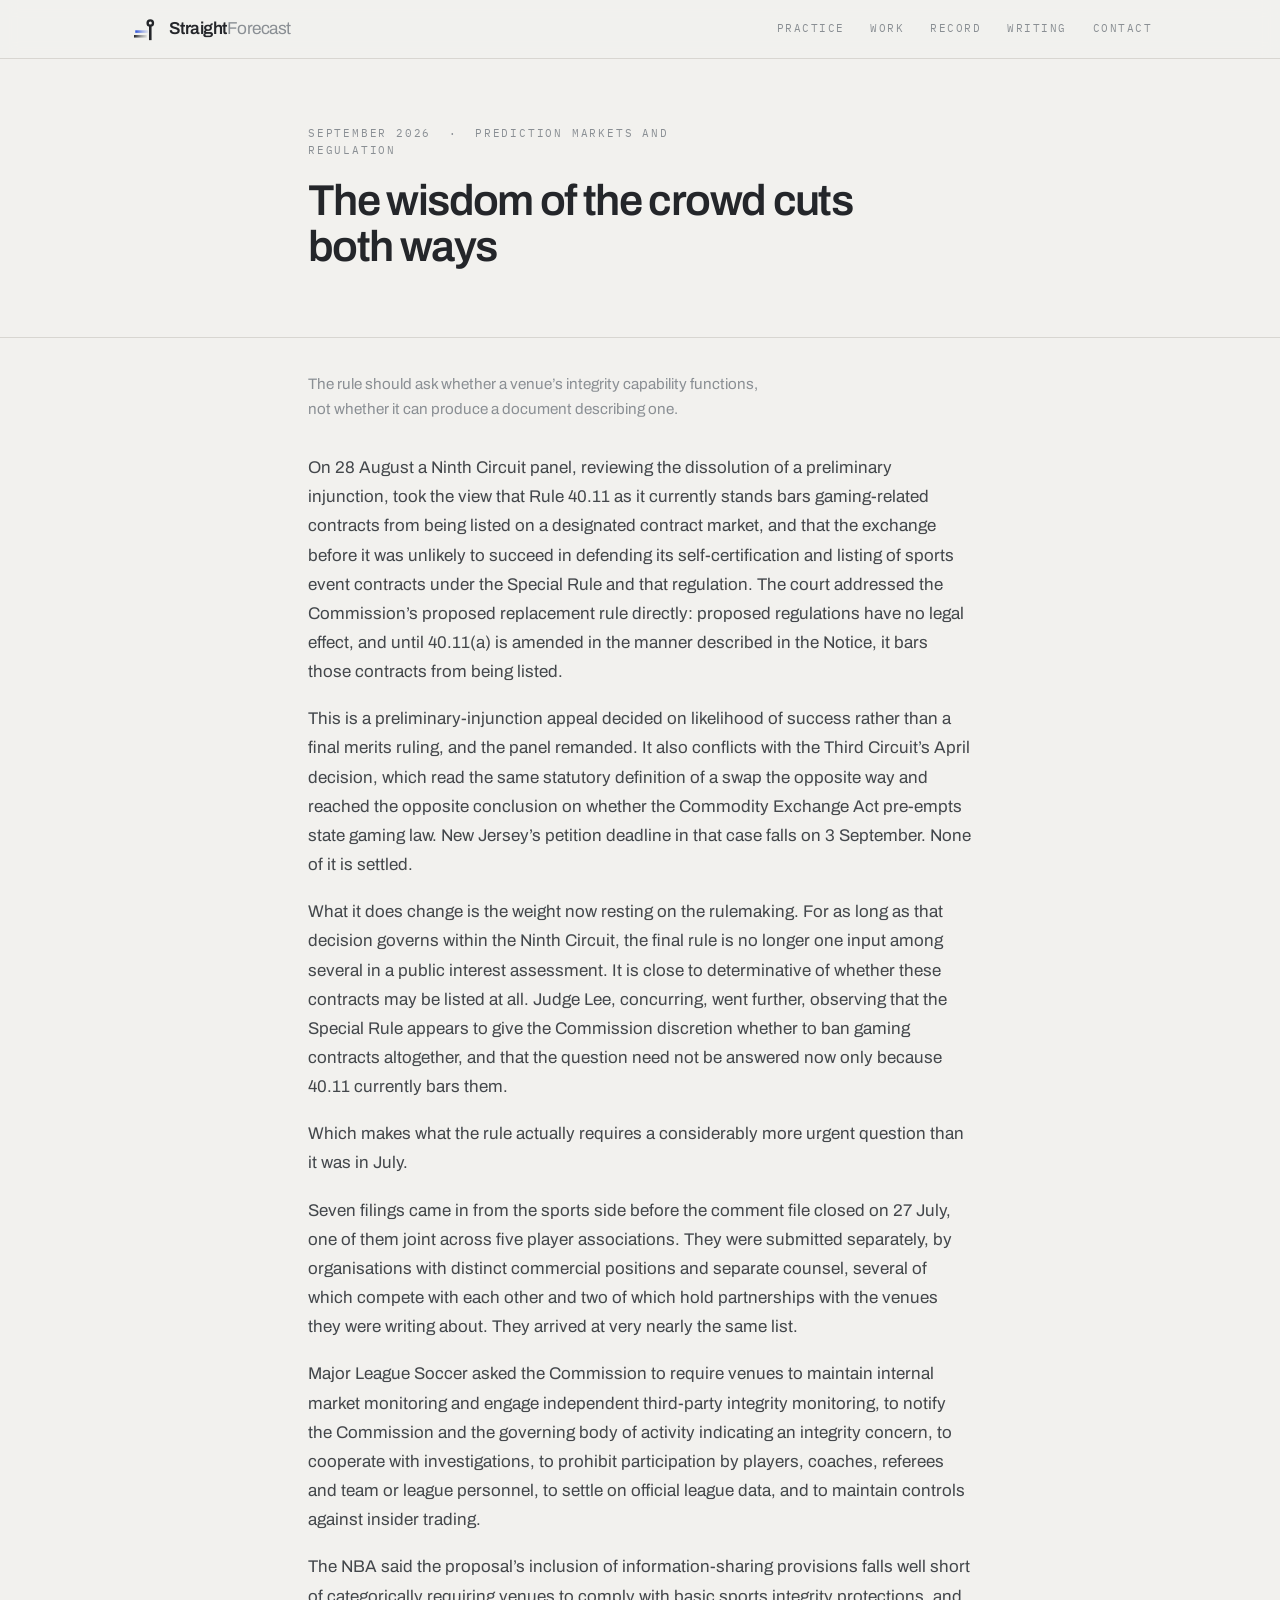
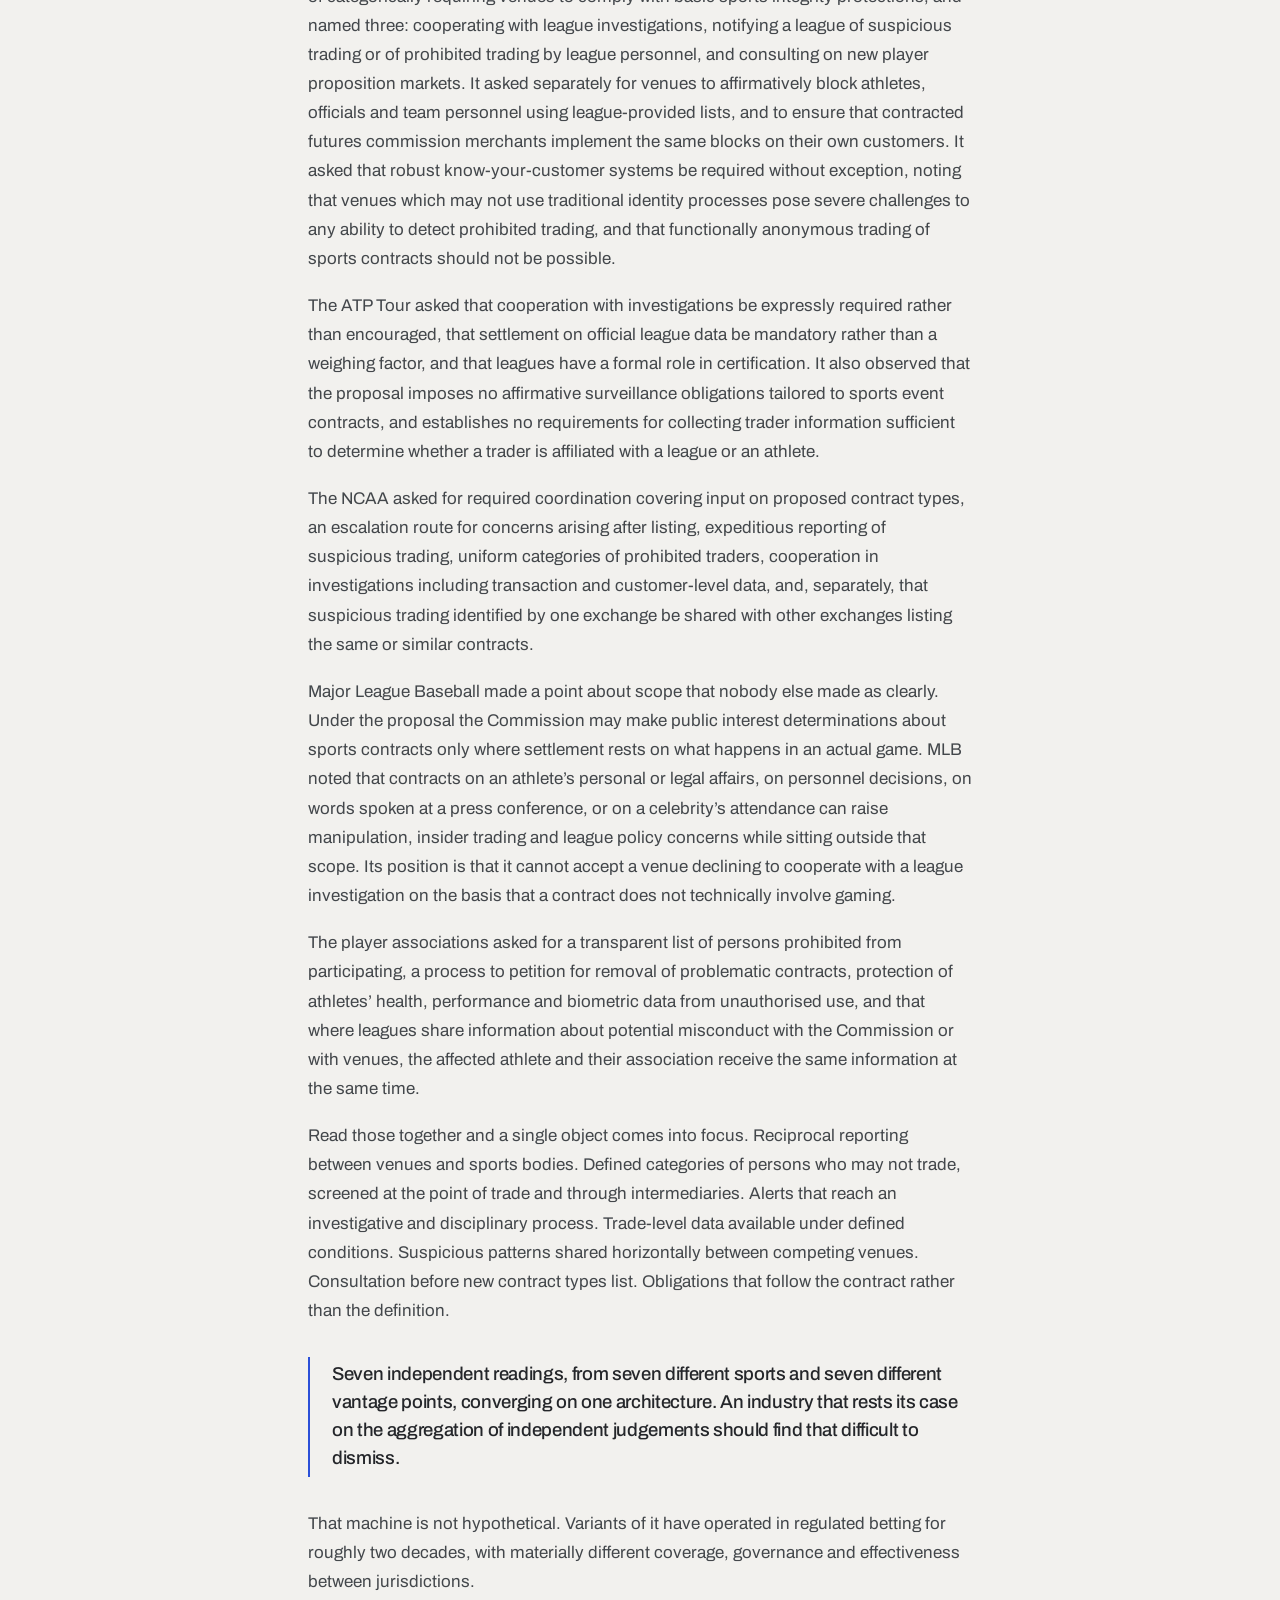
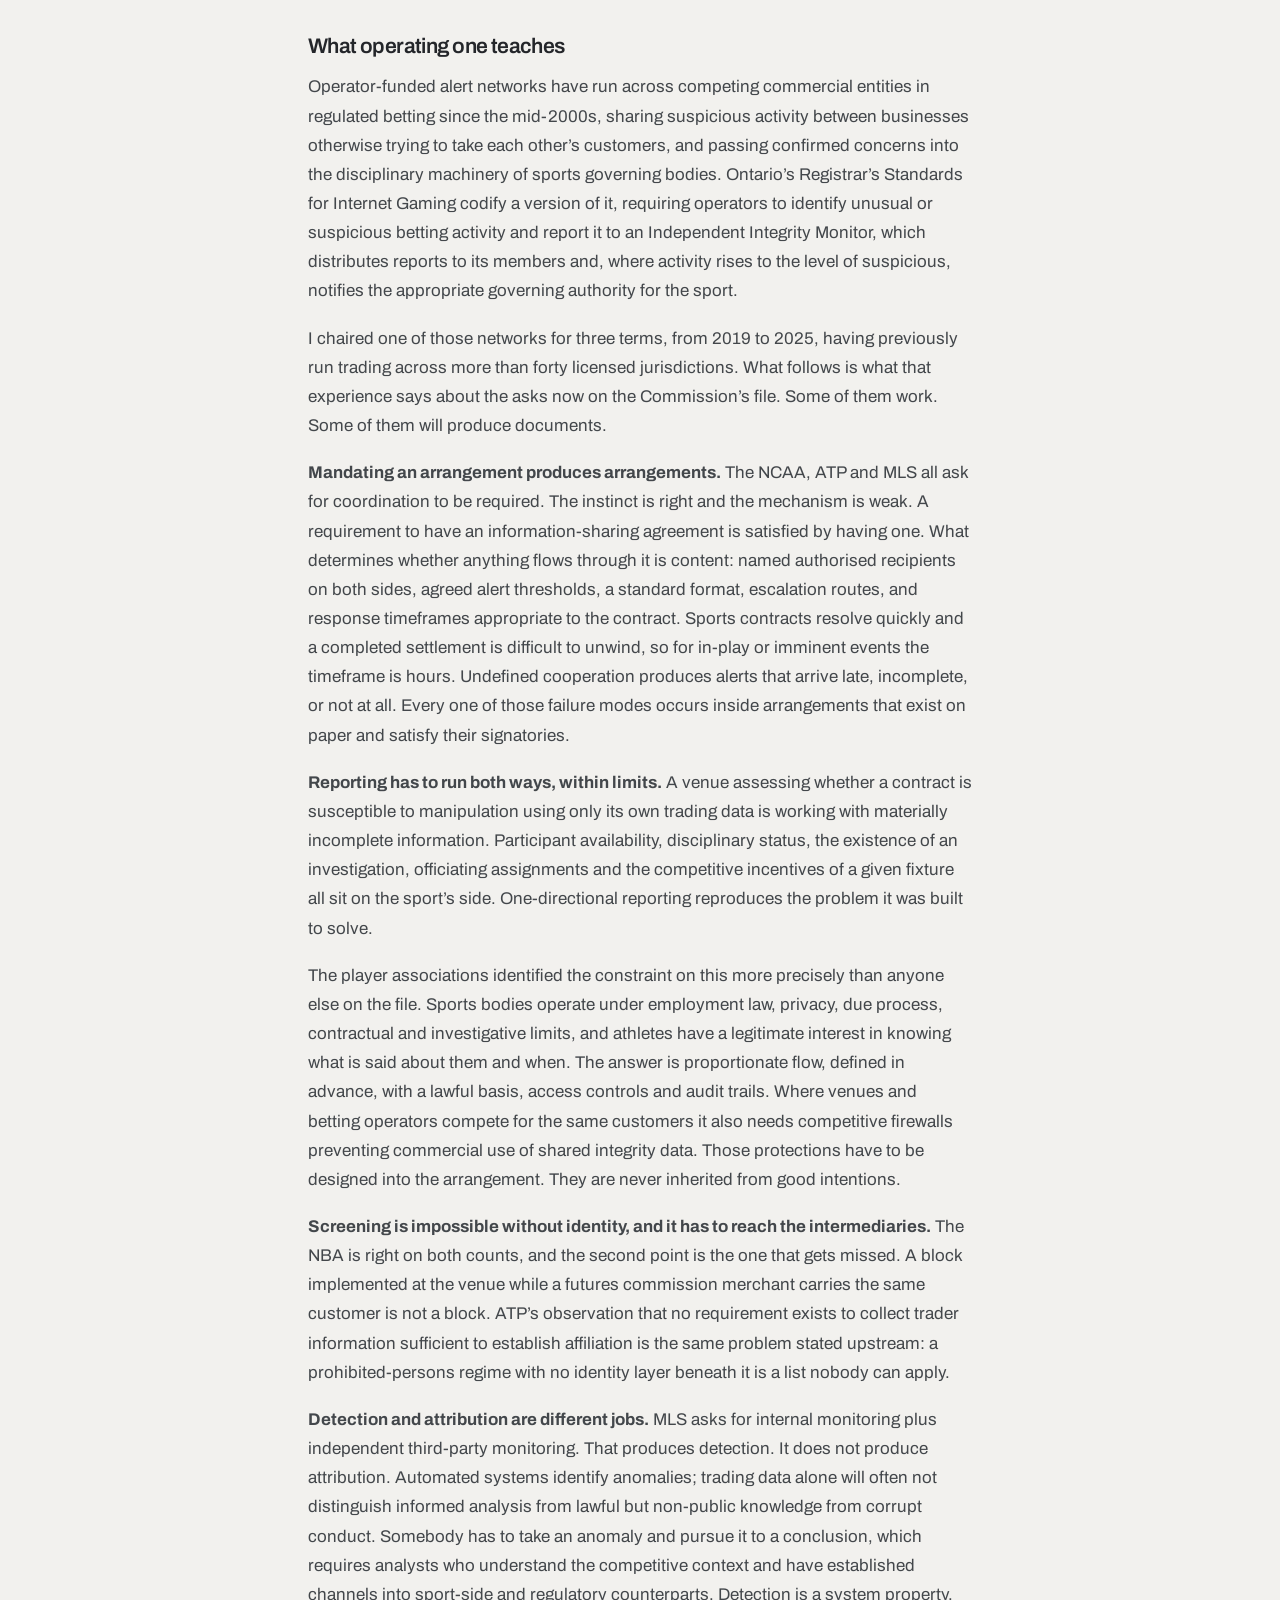
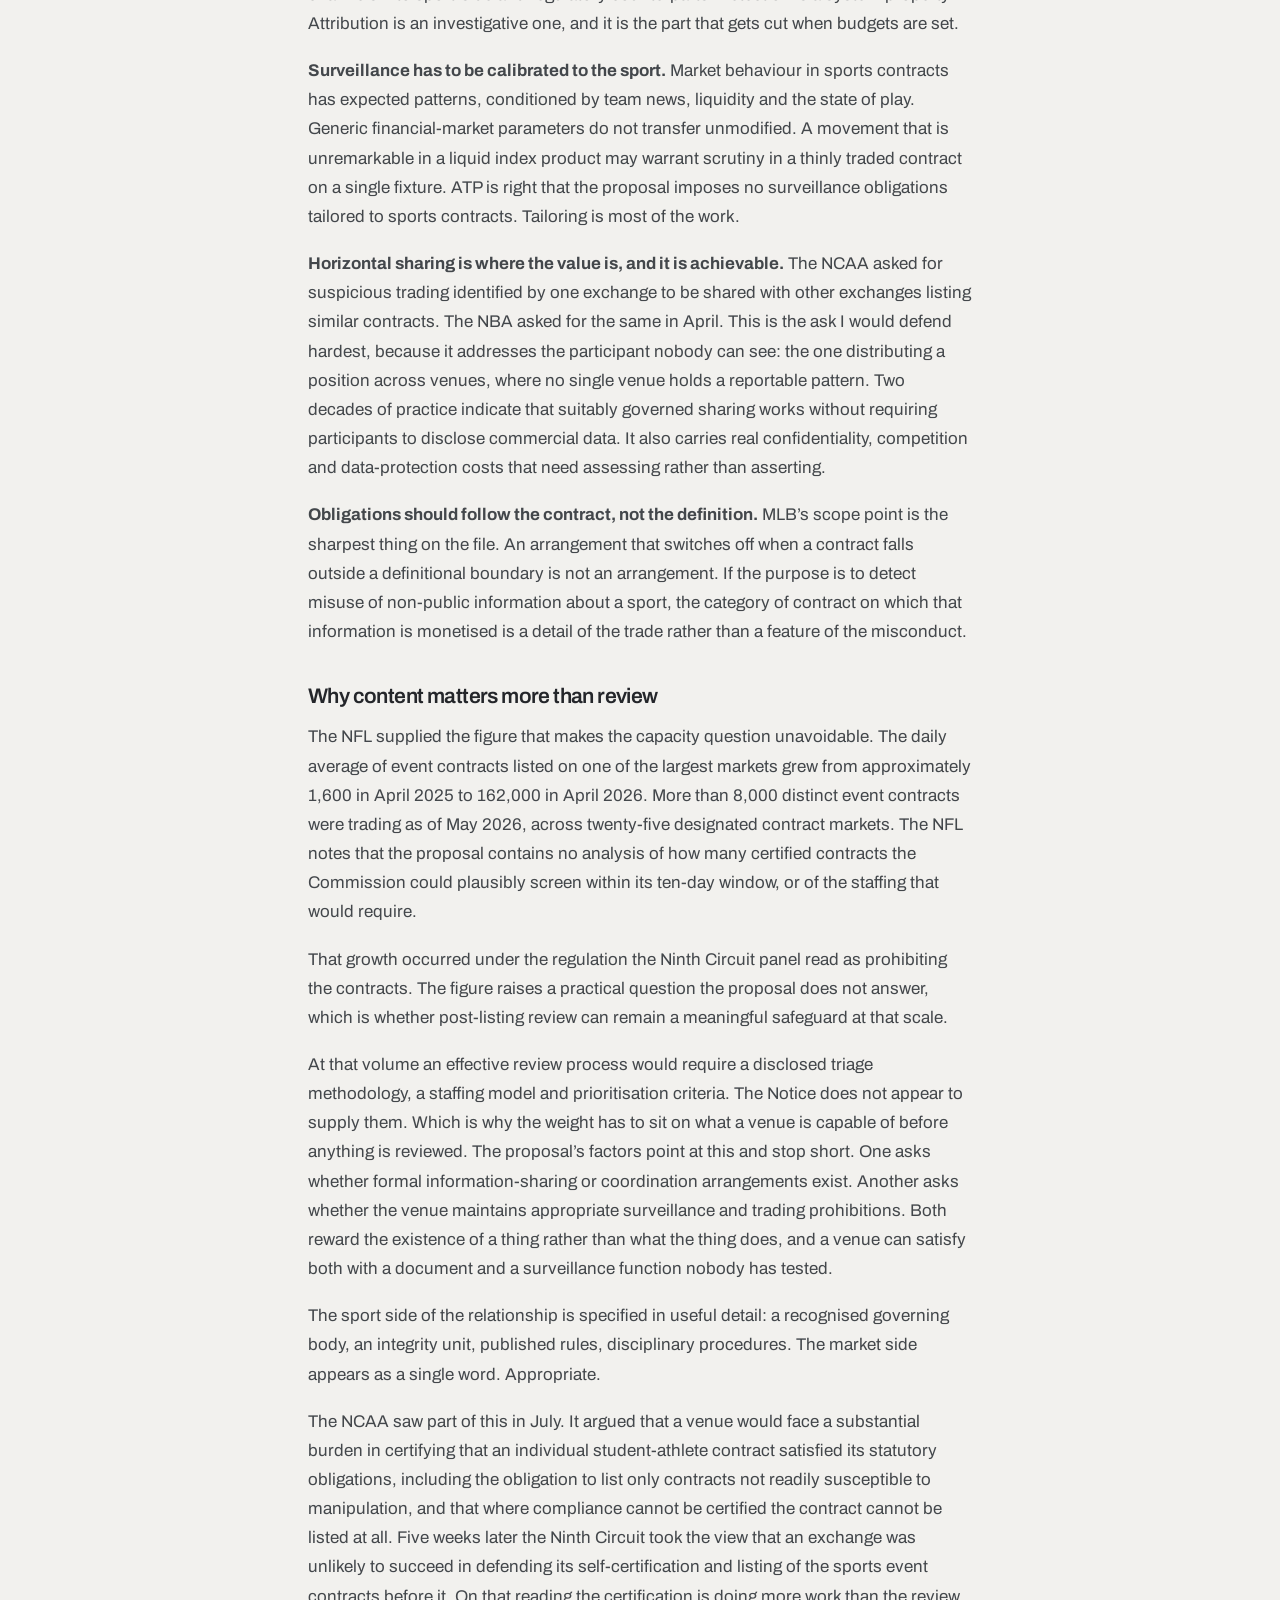
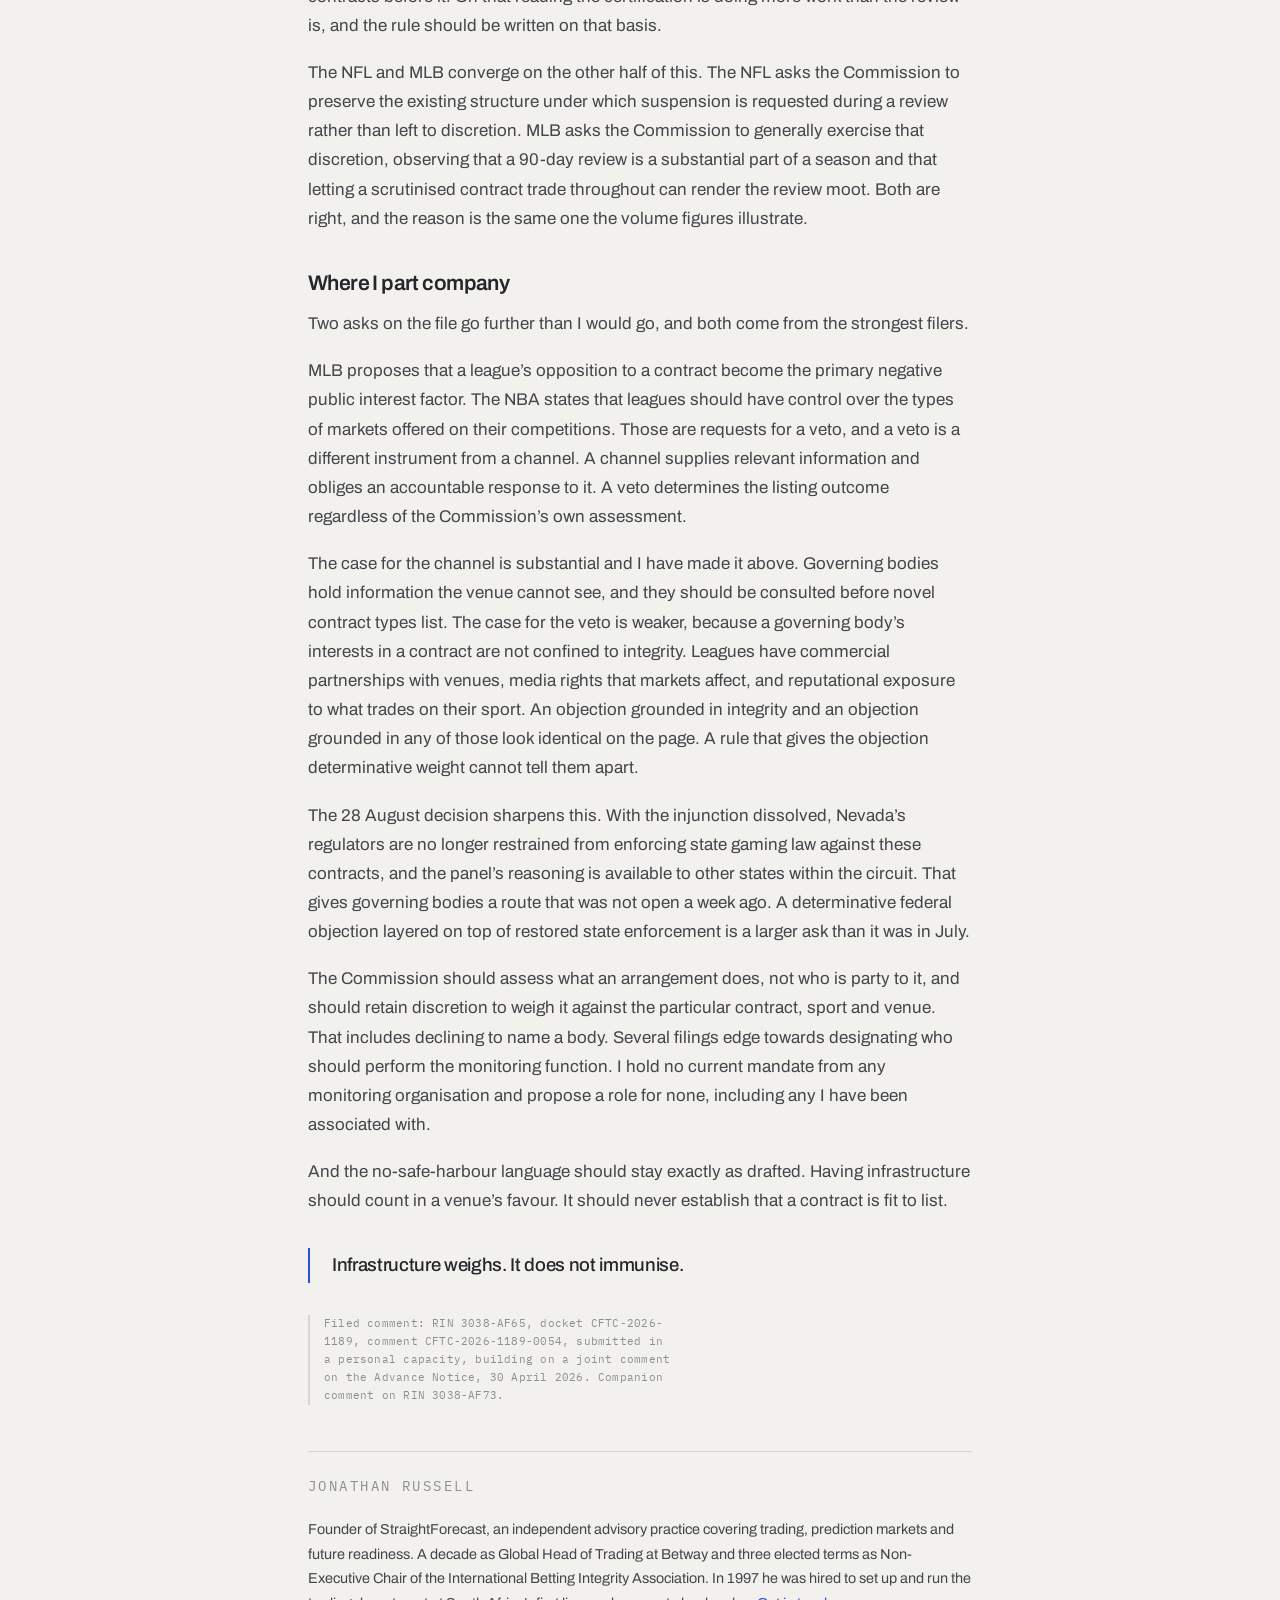
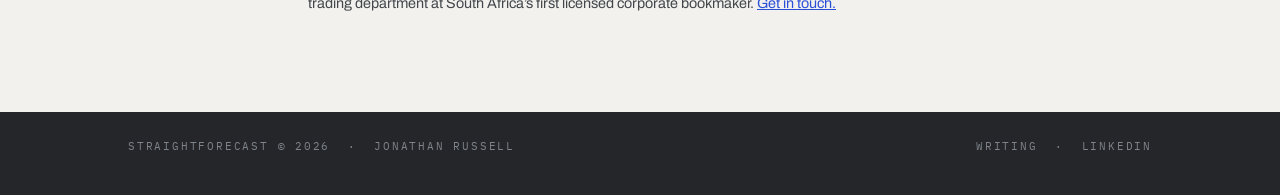
<file: blog-7.html>
<!DOCTYPE html>
<html lang="en-GB">
<head>
<meta charset="utf-8">
<meta name="viewport" content="width=device-width, initial-scale=1.0">
<title>The wisdom of the crowd cuts both ways | StraightForecast</title>
<meta name="description" content="Seven sports filings on the CFTC prediction markets rulemaking converge on the same integrity architecture. The proposed factors reward having it rather than operating it.">
<meta name="author" content="Jonathan Russell">
<link rel="canonical" href="https://straightforecast.gg/blog-7.html">
<meta property="og:site_name" content="StraightForecast">
<meta property="og:title" content="The wisdom of the crowd cuts both ways | StraightForecast">
<meta property="og:description" content="Seven sports filings on the CFTC prediction markets rulemaking converge on the same integrity architecture. The proposed factors reward having it rather than operating it.">
<meta property="og:url" content="https://straightforecast.gg/blog-7.html">
<meta property="og:image" content="https://straightforecast.gg/icon-512.png">
<link rel="icon" href="/favicon.ico" sizes="any">
<link rel="icon" href="/icon-512.png" type="image/png">
<link rel="apple-touch-icon" href="/icon-180.png">
<link href="https://fonts.googleapis.com/css2?family=Archivo:wght@400;500;600;700&family=IBM+Plex+Mono:wght@400;500&display=swap" rel="stylesheet">
<link rel="stylesheet" href="/site.css?v=5">
<meta name="keywords" content="CFTC, prediction markets, sports event contracts, betting integrity, RIN 3038-AF65, market surveillance, information sharing, self-certification, Ninth Circuit, event contracts">
<meta property="article:published_time" content="2026-09-01">
</head>
<body>
<header>
  <div class="wrap">
    <a class="brand" href="/">
      <svg width="30" height="30" viewBox="0 0 140 140" aria-hidden="true">
        <defs>
          <linearGradient id="ha" x1="1" x2="0"><stop offset="0" stop-color="#2B50D8" stop-opacity=".1"/><stop offset=".45" stop-color="#2B50D8" stop-opacity=".42"/><stop offset="1" stop-color="#2B50D8"/></linearGradient>
          <linearGradient id="hb" x1="1" x2="0"><stop offset="0" stop-color="#24262A" stop-opacity=".1"/><stop offset=".45" stop-color="#24262A" stop-opacity=".42"/><stop offset="1" stop-color="#24262A"/></linearGradient>
        </defs>
        <rect x="34" y="76" width="60" height="12" fill="url(#ha)"/>
        <rect x="28" y="98" width="60" height="12" fill="url(#hb)"/>
        <rect x="98" y="42" width="12" height="80" fill="#24262A"/>
        <circle cx="104" cy="42" r="18" fill="#24262A"/>
        <circle cx="104" cy="42" r="7" fill="#F2F1EE"/>
      </svg>
      <span>Straight<i>Forecast</i></span>
    </a>
    <nav>
      <a href="#practice">Practice</a>
      <a href="#work">Work</a>
      <a href="#record">Record</a>
      <a href="#writing">Writing</a>
      <a href="#contact">Contact</a>
    </nav>
  </div>
</header>
<div class="hero short">
  <div class="wrap narrow">
    <p class="mono">September 2026 &nbsp;&middot;&nbsp; Prediction markets and regulation</p>
    <h1 class="article">The wisdom of the crowd cuts both ways</h1>
  </div>
</div>

<article>
  <div class="wrap narrow">
    <p class="sublede">The rule should ask whether a venue&rsquo;s integrity capability functions, not whether it can produce a document describing one.</p>

    <p>On 28 August a Ninth Circuit panel, reviewing the dissolution of a preliminary injunction, took the view that Rule 40.11 as it currently stands bars gaming-related contracts from being listed on a designated contract market, and that the exchange before it was unlikely to succeed in defending its self-certification and listing of sports event contracts under the Special Rule and that regulation. The court addressed the Commission&rsquo;s proposed replacement rule directly: proposed regulations have no legal effect, and until 40.11(a) is amended in the manner described in the Notice, it bars those contracts from being listed.</p>

    <p>This is a preliminary-injunction appeal decided on likelihood of success rather than a final merits ruling, and the panel remanded. It also conflicts with the Third Circuit&rsquo;s April decision, which read the same statutory definition of a swap the opposite way and reached the opposite conclusion on whether the Commodity Exchange Act pre-empts state gaming law. New Jersey&rsquo;s petition deadline in that case falls on 3 September. None of it is settled.</p>

    <p>What it does change is the weight now resting on the rulemaking. For as long as that decision governs within the Ninth Circuit, the final rule is no longer one input among several in a public interest assessment. It is close to determinative of whether these contracts may be listed at all. Judge Lee, concurring, went further, observing that the Special Rule appears to give the Commission discretion whether to ban gaming contracts altogether, and that the question need not be answered now only because 40.11 currently bars them.</p>

    <p>Which makes what the rule actually requires a considerably more urgent question than it was in July.</p>

    <p>Seven filings came in from the sports side before the comment file closed on 27 July, one of them joint across five player associations. They were submitted separately, by organisations with distinct commercial positions and separate counsel, several of which compete with each other and two of which hold partnerships with the venues they were writing about. They arrived at very nearly the same list.</p>

    <p>Major League Soccer asked the Commission to require venues to maintain internal market monitoring and engage independent third-party integrity monitoring, to notify the Commission and the governing body of activity indicating an integrity concern, to cooperate with investigations, to prohibit participation by players, coaches, referees and team or league personnel, to settle on official league data, and to maintain controls against insider trading.</p>

    <p>The NBA said the proposal&rsquo;s inclusion of information-sharing provisions falls well short of categorically requiring venues to comply with basic sports integrity protections, and named three: cooperating with league investigations, notifying a league of suspicious trading or of prohibited trading by league personnel, and consulting on new player proposition markets. It asked separately for venues to affirmatively block athletes, officials and team personnel using league-provided lists, and to ensure that contracted futures commission merchants implement the same blocks on their own customers. It asked that robust know-your-customer systems be required without exception, noting that venues which may not use traditional identity processes pose severe challenges to any ability to detect prohibited trading, and that functionally anonymous trading of sports contracts should not be possible.</p>

    <p>The ATP Tour asked that cooperation with investigations be expressly required rather than encouraged, that settlement on official league data be mandatory rather than a weighing factor, and that leagues have a formal role in certification. It also observed that the proposal imposes no affirmative surveillance obligations tailored to sports event contracts, and establishes no requirements for collecting trader information sufficient to determine whether a trader is affiliated with a league or an athlete.</p>

    <p>The NCAA asked for required coordination covering input on proposed contract types, an escalation route for concerns arising after listing, expeditious reporting of suspicious trading, uniform categories of prohibited traders, cooperation in investigations including transaction and customer-level data, and, separately, that suspicious trading identified by one exchange be shared with other exchanges listing the same or similar contracts.</p>

    <p>Major League Baseball made a point about scope that nobody else made as clearly. Under the proposal the Commission may make public interest determinations about sports contracts only where settlement rests on what happens in an actual game. MLB noted that contracts on an athlete&rsquo;s personal or legal affairs, on personnel decisions, on words spoken at a press conference, or on a celebrity&rsquo;s attendance can raise manipulation, insider trading and league policy concerns while sitting outside that scope. Its position is that it cannot accept a venue declining to cooperate with a league investigation on the basis that a contract does not technically involve gaming.</p>

    <p>The player associations asked for a transparent list of persons prohibited from participating, a process to petition for removal of problematic contracts, protection of athletes&rsquo; health, performance and biometric data from unauthorised use, and that where leagues share information about potential misconduct with the Commission or with venues, the affected athlete and their association receive the same information at the same time.</p>

    <p>Read those together and a single object comes into focus. Reciprocal reporting between venues and sports bodies. Defined categories of persons who may not trade, screened at the point of trade and through intermediaries. Alerts that reach an investigative and disciplinary process. Trade-level data available under defined conditions. Suspicious patterns shared horizontally between competing venues. Consultation before new contract types list. Obligations that follow the contract rather than the definition.</p>

    <div class="pullquote">Seven independent readings, from seven different sports and seven different vantage points, converging on one architecture. An industry that rests its case on the aggregation of independent judgements should find that difficult to dismiss.</div>

    <p>That machine is not hypothetical. Variants of it have operated in regulated betting for roughly two decades, with materially different coverage, governance and effectiveness between jurisdictions.</p>

    <h2>What operating one teaches</h2>

    <p>Operator-funded alert networks have run across competing commercial entities in regulated betting since the mid-2000s, sharing suspicious activity between businesses otherwise trying to take each other&rsquo;s customers, and passing confirmed concerns into the disciplinary machinery of sports governing bodies. Ontario&rsquo;s Registrar&rsquo;s Standards for Internet Gaming codify a version of it, requiring operators to identify unusual or suspicious betting activity and report it to an Independent Integrity Monitor, which distributes reports to its members and, where activity rises to the level of suspicious, notifies the appropriate governing authority for the sport.</p>

    <p>I chaired one of those networks for three terms, from 2019 to 2025, having previously run trading across more than forty licensed jurisdictions. What follows is what that experience says about the asks now on the Commission&rsquo;s file. Some of them work. Some of them will produce documents.</p>

    <p><strong>Mandating an arrangement produces arrangements.</strong> The NCAA, ATP and MLS all ask for coordination to be required. The instinct is right and the mechanism is weak. A requirement to have an information-sharing agreement is satisfied by having one. What determines whether anything flows through it is content: named authorised recipients on both sides, agreed alert thresholds, a standard format, escalation routes, and response timeframes appropriate to the contract. Sports contracts resolve quickly and a completed settlement is difficult to unwind, so for in-play or imminent events the timeframe is hours. Undefined cooperation produces alerts that arrive late, incomplete, or not at all. Every one of those failure modes occurs inside arrangements that exist on paper and satisfy their signatories.</p>

    <p><strong>Reporting has to run both ways, within limits.</strong> A venue assessing whether a contract is susceptible to manipulation using only its own trading data is working with materially incomplete information. Participant availability, disciplinary status, the existence of an investigation, officiating assignments and the competitive incentives of a given fixture all sit on the sport&rsquo;s side. One-directional reporting reproduces the problem it was built to solve.</p>

    <p>The player associations identified the constraint on this more precisely than anyone else on the file. Sports bodies operate under employment law, privacy, due process, contractual and investigative limits, and athletes have a legitimate interest in knowing what is said about them and when. The answer is proportionate flow, defined in advance, with a lawful basis, access controls and audit trails. Where venues and betting operators compete for the same customers it also needs competitive firewalls preventing commercial use of shared integrity data. Those protections have to be designed into the arrangement. They are never inherited from good intentions.</p>

    <p><strong>Screening is impossible without identity, and it has to reach the intermediaries.</strong> The NBA is right on both counts, and the second point is the one that gets missed. A block implemented at the venue while a futures commission merchant carries the same customer is not a block. ATP&rsquo;s observation that no requirement exists to collect trader information sufficient to establish affiliation is the same problem stated upstream: a prohibited-persons regime with no identity layer beneath it is a list nobody can apply.</p>

    <p><strong>Detection and attribution are different jobs.</strong> MLS asks for internal monitoring plus independent third-party monitoring. That produces detection. It does not produce attribution. Automated systems identify anomalies; trading data alone will often not distinguish informed analysis from lawful but non-public knowledge from corrupt conduct. Somebody has to take an anomaly and pursue it to a conclusion, which requires analysts who understand the competitive context and have established channels into sport-side and regulatory counterparts. Detection is a system property. Attribution is an investigative one, and it is the part that gets cut when budgets are set.</p>

    <p><strong>Surveillance has to be calibrated to the sport.</strong> Market behaviour in sports contracts has expected patterns, conditioned by team news, liquidity and the state of play. Generic financial-market parameters do not transfer unmodified. A movement that is unremarkable in a liquid index product may warrant scrutiny in a thinly traded contract on a single fixture. ATP is right that the proposal imposes no surveillance obligations tailored to sports contracts. Tailoring is most of the work.</p>

    <p><strong>Horizontal sharing is where the value is, and it is achievable.</strong> The NCAA asked for suspicious trading identified by one exchange to be shared with other exchanges listing similar contracts. The NBA asked for the same in April. This is the ask I would defend hardest, because it addresses the participant nobody can see: the one distributing a position across venues, where no single venue holds a reportable pattern. Two decades of practice indicate that suitably governed sharing works without requiring participants to disclose commercial data. It also carries real confidentiality, competition and data-protection costs that need assessing rather than asserting.</p>

    <p><strong>Obligations should follow the contract, not the definition.</strong> MLB&rsquo;s scope point is the sharpest thing on the file. An arrangement that switches off when a contract falls outside a definitional boundary is not an arrangement. If the purpose is to detect misuse of non-public information about a sport, the category of contract on which that information is monetised is a detail of the trade rather than a feature of the misconduct.</p>

    <h2>Why content matters more than review</h2>

    <p>The NFL supplied the figure that makes the capacity question unavoidable. The daily average of event contracts listed on one of the largest markets grew from approximately 1,600 in April 2025 to 162,000 in April 2026. More than 8,000 distinct event contracts were trading as of May 2026, across twenty-five designated contract markets. The NFL notes that the proposal contains no analysis of how many certified contracts the Commission could plausibly screen within its ten-day window, or of the staffing that would require.</p>

    <p>That growth occurred under the regulation the Ninth Circuit panel read as prohibiting the contracts. The figure raises a practical question the proposal does not answer, which is whether post-listing review can remain a meaningful safeguard at that scale.</p>

    <p>At that volume an effective review process would require a disclosed triage methodology, a staffing model and prioritisation criteria. The Notice does not appear to supply them. Which is why the weight has to sit on what a venue is capable of before anything is reviewed. The proposal&rsquo;s factors point at this and stop short. One asks whether formal information-sharing or coordination arrangements exist. Another asks whether the venue maintains appropriate surveillance and trading prohibitions. Both reward the existence of a thing rather than what the thing does, and a venue can satisfy both with a document and a surveillance function nobody has tested.</p>

    <p>The sport side of the relationship is specified in useful detail: a recognised governing body, an integrity unit, published rules, disciplinary procedures. The market side appears as a single word. Appropriate.</p>

    <p>The NCAA saw part of this in July. It argued that a venue would face a substantial burden in certifying that an individual student-athlete contract satisfied its statutory obligations, including the obligation to list only contracts not readily susceptible to manipulation, and that where compliance cannot be certified the contract cannot be listed at all. Five weeks later the Ninth Circuit took the view that an exchange was unlikely to succeed in defending its self-certification and listing of the sports event contracts before it. On that reading the certification is doing more work than the review is, and the rule should be written on that basis.</p>

    <p>The NFL and MLB converge on the other half of this. The NFL asks the Commission to preserve the existing structure under which suspension is requested during a review rather than left to discretion. MLB asks the Commission to generally exercise that discretion, observing that a 90-day review is a substantial part of a season and that letting a scrutinised contract trade throughout can render the review moot. Both are right, and the reason is the same one the volume figures illustrate.</p>

    <h2>Where I part company</h2>

    <p>Two asks on the file go further than I would go, and both come from the strongest filers.</p>

    <p>MLB proposes that a league&rsquo;s opposition to a contract become the primary negative public interest factor. The NBA states that leagues should have control over the types of markets offered on their competitions. Those are requests for a veto, and a veto is a different instrument from a channel. A channel supplies relevant information and obliges an accountable response to it. A veto determines the listing outcome regardless of the Commission&rsquo;s own assessment.</p>

    <p>The case for the channel is substantial and I have made it above. Governing bodies hold information the venue cannot see, and they should be consulted before novel contract types list. The case for the veto is weaker, because a governing body&rsquo;s interests in a contract are not confined to integrity. Leagues have commercial partnerships with venues, media rights that markets affect, and reputational exposure to what trades on their sport. An objection grounded in integrity and an objection grounded in any of those look identical on the page. A rule that gives the objection determinative weight cannot tell them apart.</p>

    <p>The 28 August decision sharpens this. With the injunction dissolved, Nevada&rsquo;s regulators are no longer restrained from enforcing state gaming law against these contracts, and the panel&rsquo;s reasoning is available to other states within the circuit. That gives governing bodies a route that was not open a week ago. A determinative federal objection layered on top of restored state enforcement is a larger ask than it was in July.</p>

    <p>The Commission should assess what an arrangement does, not who is party to it, and should retain discretion to weigh it against the particular contract, sport and venue. That includes declining to name a body. Several filings edge towards designating who should perform the monitoring function. I hold no current mandate from any monitoring organisation and propose a role for none, including any I have been associated with.</p>

    <p>And the no-safe-harbour language should stay exactly as drafted. Having infrastructure should count in a venue&rsquo;s favour. It should never establish that a contract is fit to list.</p>

    <div class="pullquote">Infrastructure weighs. It does not immunise.</div>

    <p class="archivenote">Filed comment: RIN 3038-AF65, docket CFTC-2026-1189, comment CFTC-2026-1189-0054, submitted in a personal capacity, building on a joint comment on the Advance Notice, 30 April 2026. Companion comment on RIN 3038-AF73.</p>

    <div class="byline">
      <p class="mono">Jonathan Russell</p>
      <p>Founder of StraightForecast, an independent advisory practice covering trading, prediction markets and future readiness. A decade as Global Head of Trading at Betway and three elected terms as Non-Executive Chair of the International Betting Integrity Association. In 1997 he was hired to set up and run the trading department at South Africa&rsquo;s first licensed corporate bookmaker. <a href="/#contact">Get in touch.</a></p>
    </div>
  </div>
</article>
<footer>
  <div class="wrap">
    <p class="mono" style="margin:0">StraightForecast &copy; 2026 &nbsp;&middot;&nbsp; Jonathan Russell</p>
    <p class="mono" style="margin:0"><a href="/blog.html" style="color:inherit;text-decoration:none">Writing</a> &nbsp;&middot;&nbsp; <a href="https://www.linkedin.com/in/jdrgbr" style="color:inherit;text-decoration:none">LinkedIn</a></p>
  </div>
</footer>
</body>
</html>
</file>
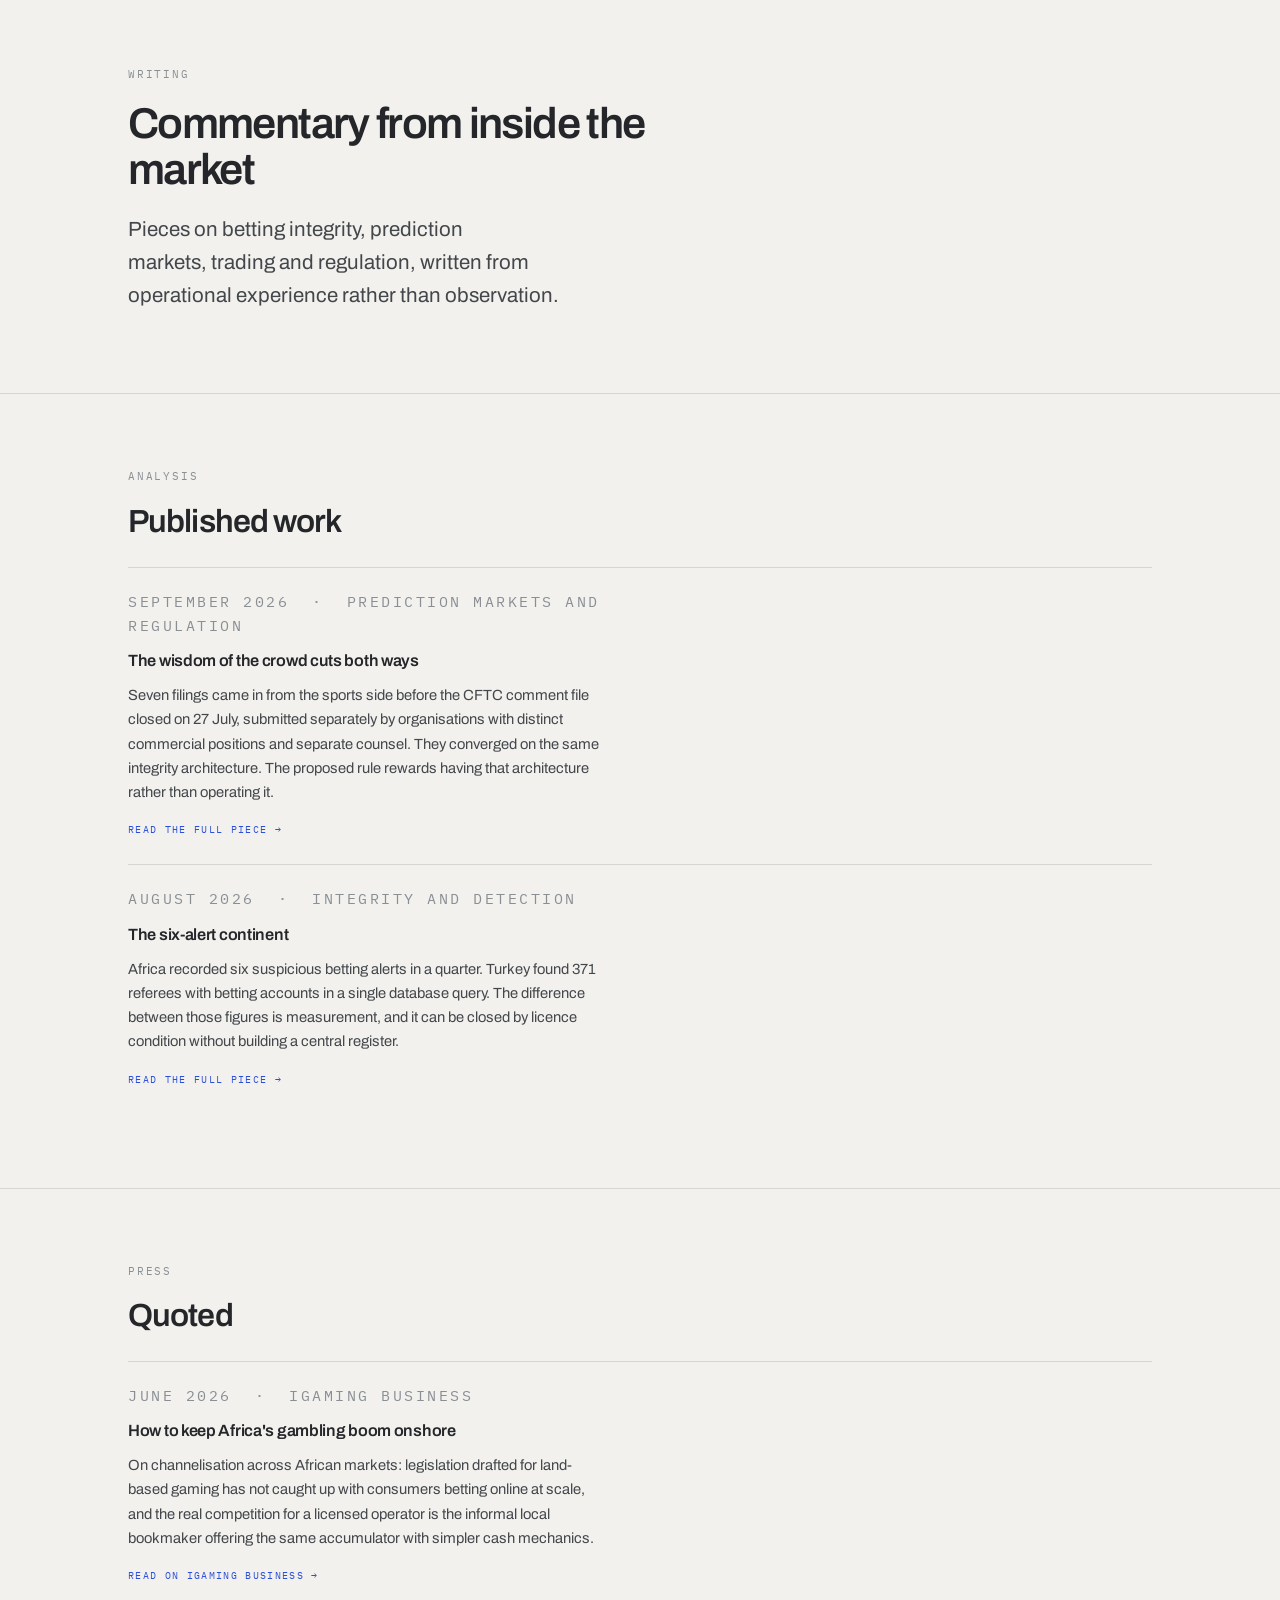
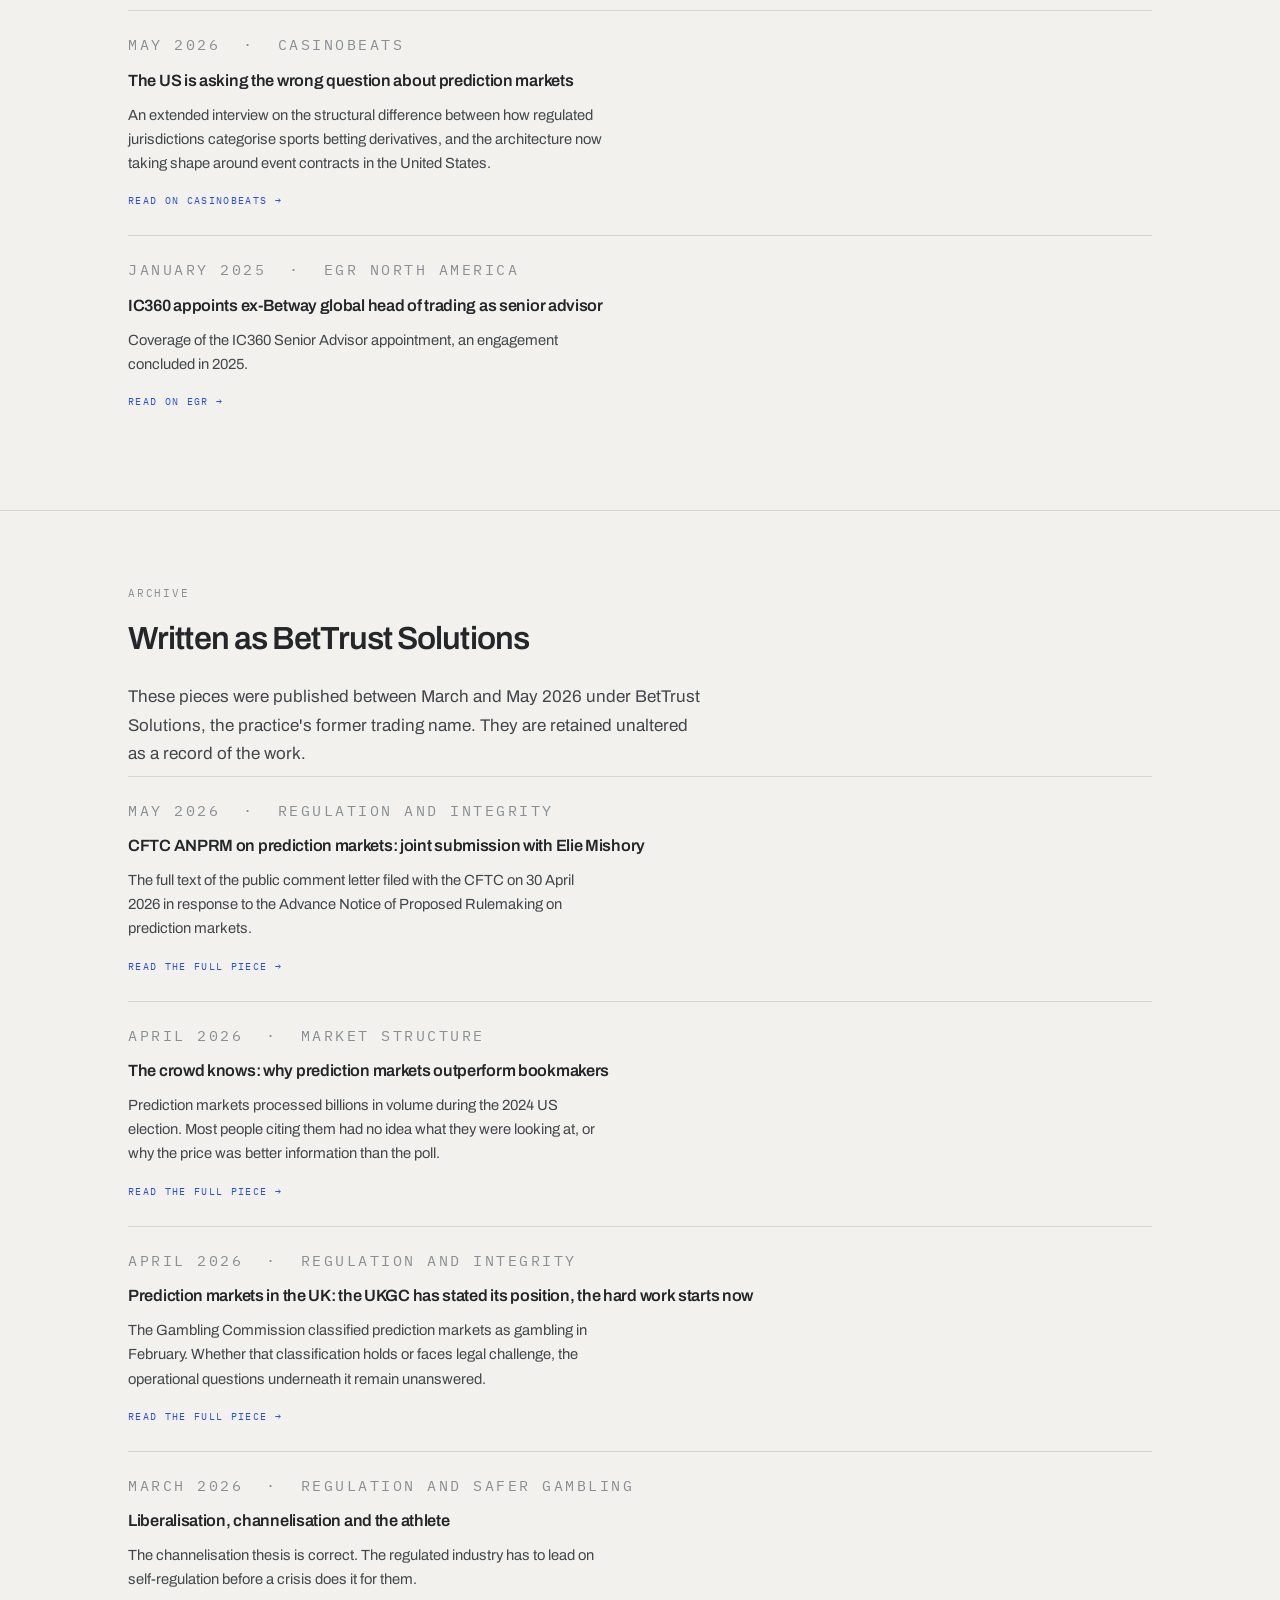
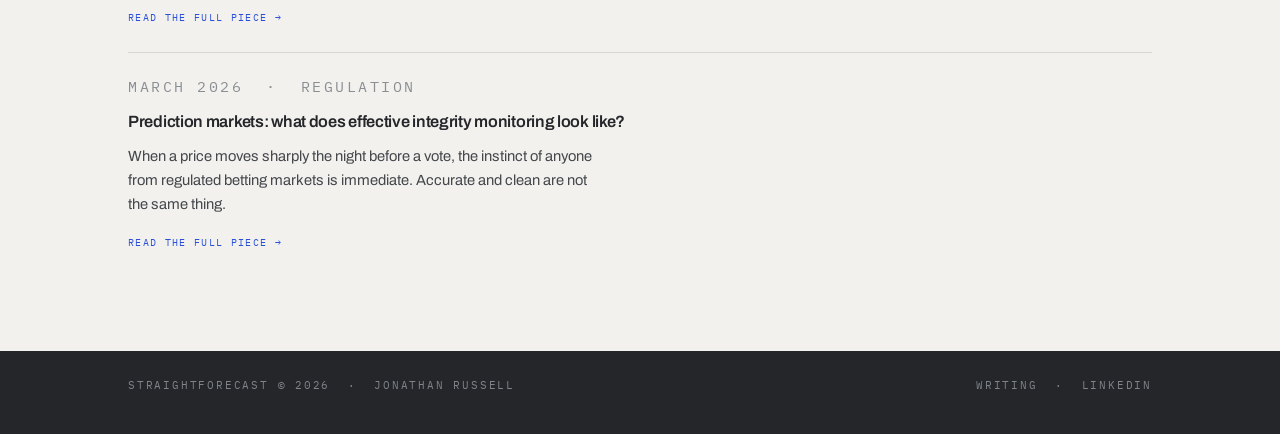
<file: blog.html>
<!DOCTYPE html>
<html lang="en-GB">
<head>
<meta charset="utf-8">
<meta name="viewport" content="width=device-width, initial-scale=1.0">
<title>Writing | StraightForecast</title>
<meta name="description" content="Commentary on betting integrity, prediction markets, trading and regulation by Jonathan Russell.">
<meta name="author" content="Jonathan Russell">
<link rel="canonical" href="https://straightforecast.gg/blog.html">
<meta property="og:site_name" content="StraightForecast">
<meta property="og:title" content="Writing | StraightForecast">
<meta property="og:description" content="Commentary on betting integrity, prediction markets, trading and regulation by Jonathan Russell.">
<meta property="og:url" content="https://straightforecast.gg/blog.html">
<meta property="og:image" content="https://straightforecast.gg/icon-512.png">
<link rel="icon" href="/favicon.ico" sizes="any">
<link rel="icon" href="/icon-512.png" type="image/png">
<link rel="apple-touch-icon" href="/icon-180.png">
<link href="https://fonts.googleapis.com/css2?family=Archivo:wght@400;500;600;700&family=IBM+Plex+Mono:wght@400;500&display=swap" rel="stylesheet">
<link rel="stylesheet" href="/site.css?v=5">

</head>
<body>
<div class="hero short">
  <div class="wrap">
    <p class="mono">Writing</p>
    <h1 class="article">Commentary from inside the market</h1>
    <p class="lede">Pieces on betting integrity, prediction markets, trading and regulation, written from operational experience rather than observation.</p>
  </div>
</div>

<section>
  <div class="wrap">
    <p class="mono">Analysis</p>
    <h2>Published work</h2>

    <div class="piece">
      <p class="mono">September 2026 &nbsp;&middot;&nbsp; Prediction markets and regulation</p>
      <a class="title" href="/blog-7.html">The wisdom of the crowd cuts both ways</a>
      <p>Seven filings came in from the sports side before the CFTC comment file closed on 27 July, submitted separately by organisations with distinct commercial positions and separate counsel. They converged on the same integrity architecture. The proposed rule rewards having that architecture rather than operating it.</p>
      <a class="more" href="/blog-7.html">Read the full piece &rarr;</a>
    </div>

    <div class="piece">
      <p class="mono">August 2026 &nbsp;&middot;&nbsp; Integrity and detection</p>
      <a class="title" href="/blog-6.html">The six-alert continent</a>
      <p>Africa recorded six suspicious betting alerts in a quarter. Turkey found 371 referees with betting accounts in a single database query. The difference between those figures is measurement, and it can be closed by licence condition without building a central register.</p>
      <a class="more" href="/blog-6.html">Read the full piece &rarr;</a>
    </div>
  </div>
</section>

<section>
  <div class="wrap">
    <p class="mono">Press</p>
    <h2>Quoted</h2>

    <div class="piece">
      <p class="mono">June 2026 &nbsp;&middot;&nbsp; iGaming Business</p>
      <a class="title" href="https://igamingbusiness.com/legal-compliance/regulation/how-to-keep-africa-gambling-boom-onshore/">How to keep Africa's gambling boom onshore</a>
      <p>On channelisation across African markets: legislation drafted for land-based gaming has not caught up with consumers betting online at scale, and the real competition for a licensed operator is the informal local bookmaker offering the same accumulator with simpler cash mechanics.</p>
      <a class="more" href="https://igamingbusiness.com/legal-compliance/regulation/how-to-keep-africa-gambling-boom-onshore/">Read on iGaming Business &rarr;</a>
    </div>

    <div class="piece">
      <p class="mono">May 2026 &nbsp;&middot;&nbsp; CasinoBeats</p>
      <a class="title" href="https://casinobeats.com/2026/05/13/former-betway-director-jon-russell-us-is-asking-the-wrong-question-about-prediction-markets/">The US is asking the wrong question about prediction markets</a>
      <p>An extended interview on the structural difference between how regulated jurisdictions categorise sports betting derivatives, and the architecture now taking shape around event contracts in the United States.</p>
      <a class="more" href="https://casinobeats.com/2026/05/13/former-betway-director-jon-russell-us-is-asking-the-wrong-question-about-prediction-markets/">Read on CasinoBeats &rarr;</a>
    </div>

    <div class="piece">
      <p class="mono">January 2025 &nbsp;&middot;&nbsp; EGR North America</p>
      <a class="title" href="https://www.egr.global/northamerica/news/ic360-appoints-ex-betway-global-head-of-trading-as-senior-advisor/">IC360 appoints ex-Betway global head of trading as senior advisor</a>
      <p>Coverage of the IC360 Senior Advisor appointment, an engagement concluded in 2025.</p>
      <a class="more" href="https://www.egr.global/northamerica/news/ic360-appoints-ex-betway-global-head-of-trading-as-senior-advisor/">Read on EGR &rarr;</a>
    </div>
  </div>
</section>

<section style="border-bottom:none">
  <div class="wrap">
    <p class="mono">Archive</p>
    <h2>Written as BetTrust Solutions</h2>
    <p style="max-width:58ch;margin-bottom:8px">These pieces were published between March and May 2026 under BetTrust Solutions, the practice's former trading name. They are retained unaltered as a record of the work.</p>

    <div class="piece">
      <p class="mono">May 2026 &nbsp;&middot;&nbsp; Regulation and integrity</p>
      <a class="title" href="/blog-5.html">CFTC ANPRM on prediction markets: joint submission with Elie Mishory</a>
      <p>The full text of the public comment letter filed with the CFTC on 30 April 2026 in response to the Advance Notice of Proposed Rulemaking on prediction markets.</p>
      <a class="more" href="/blog-5.html">Read the full piece &rarr;</a>
    </div>

    <div class="piece">
      <p class="mono">April 2026 &nbsp;&middot;&nbsp; Market structure</p>
      <a class="title" href="/blog-4.html">The crowd knows: why prediction markets outperform bookmakers</a>
      <p>Prediction markets processed billions in volume during the 2024 US election. Most people citing them had no idea what they were looking at, or why the price was better information than the poll.</p>
      <a class="more" href="/blog-4.html">Read the full piece &rarr;</a>
    </div>

    <div class="piece">
      <p class="mono">April 2026 &nbsp;&middot;&nbsp; Regulation and integrity</p>
      <a class="title" href="/blog-3.html">Prediction markets in the UK: the UKGC has stated its position, the hard work starts now</a>
      <p>The Gambling Commission classified prediction markets as gambling in February. Whether that classification holds or faces legal challenge, the operational questions underneath it remain unanswered.</p>
      <a class="more" href="/blog-3.html">Read the full piece &rarr;</a>
    </div>

    <div class="piece">
      <p class="mono">March 2026 &nbsp;&middot;&nbsp; Regulation and safer gambling</p>
      <a class="title" href="/blog-2.html">Liberalisation, channelisation and the athlete</a>
      <p>The channelisation thesis is correct. The regulated industry has to lead on self-regulation before a crisis does it for them.</p>
      <a class="more" href="/blog-2.html">Read the full piece &rarr;</a>
    </div>

    <div class="piece">
      <p class="mono">March 2026 &nbsp;&middot;&nbsp; Regulation</p>
      <a class="title" href="/blog-1.html">Prediction markets: what does effective integrity monitoring look like?</a>
      <p>When a price moves sharply the night before a vote, the instinct of anyone from regulated betting markets is immediate. Accurate and clean are not the same thing.</p>
      <a class="more" href="/blog-1.html">Read the full piece &rarr;</a>
    </div>
  </div>
</section>
<footer>
  <div class="wrap">
    <p class="mono" style="margin:0">StraightForecast &copy; 2026 &nbsp;&middot;&nbsp; Jonathan Russell</p>
    <p class="mono" style="margin:0"><a href="/blog.html" style="color:inherit;text-decoration:none">Writing</a> &nbsp;&middot;&nbsp; <a href="https://www.linkedin.com/in/jdrgbr" style="color:inherit;text-decoration:none">LinkedIn</a></p>
  </div>
</footer>
</body>
</html>
</file>
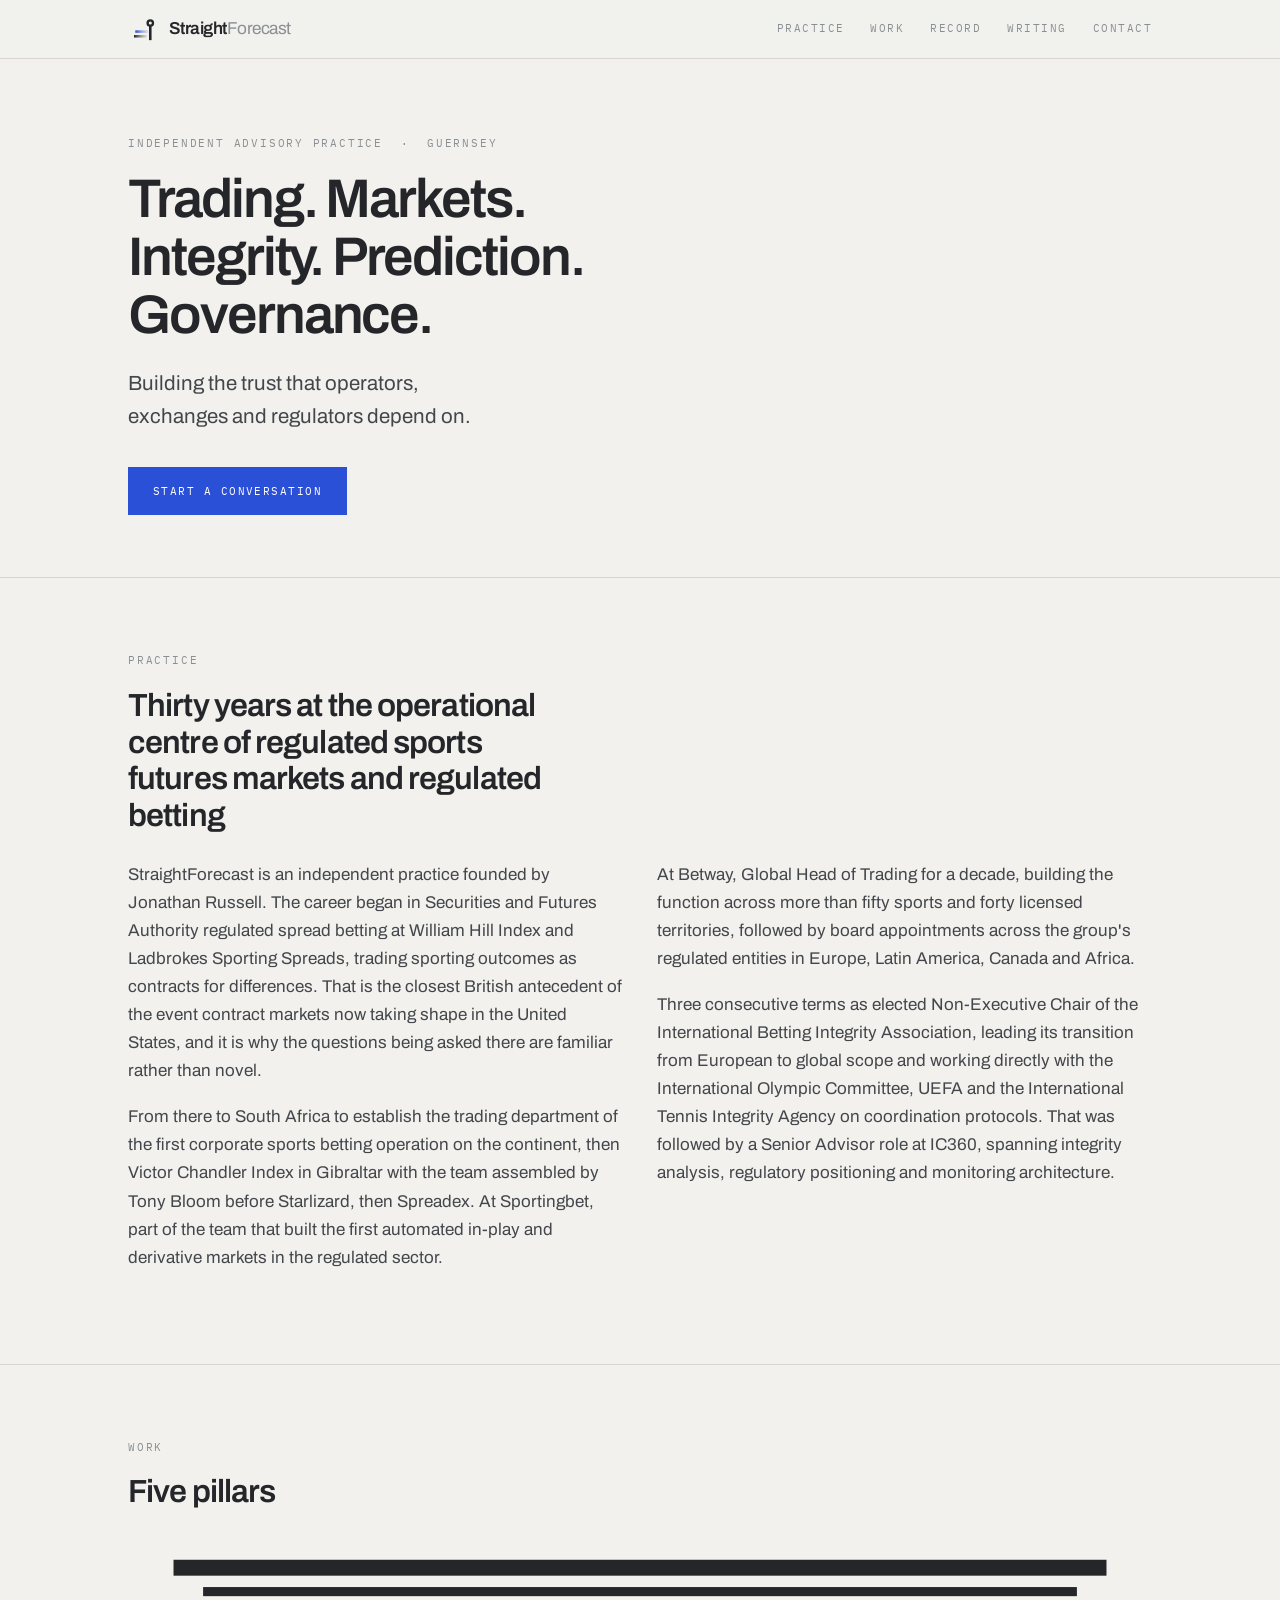
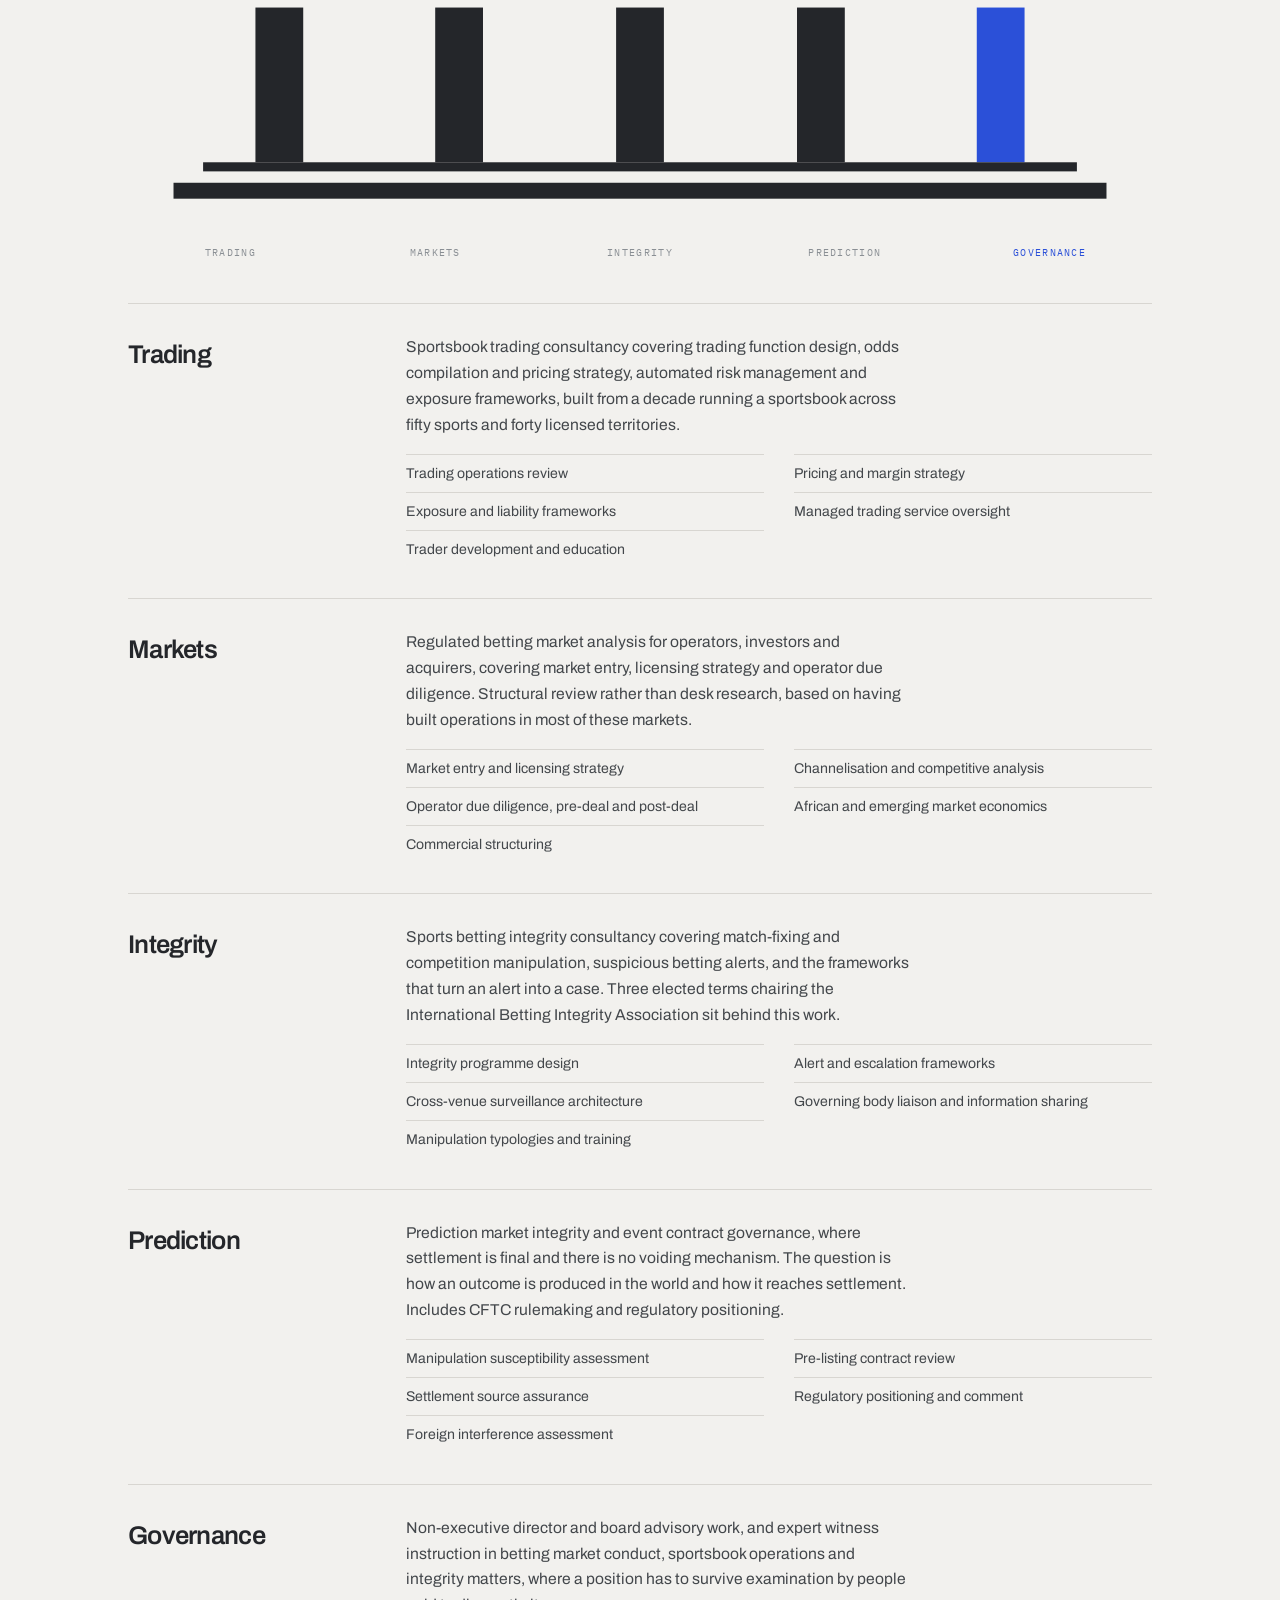
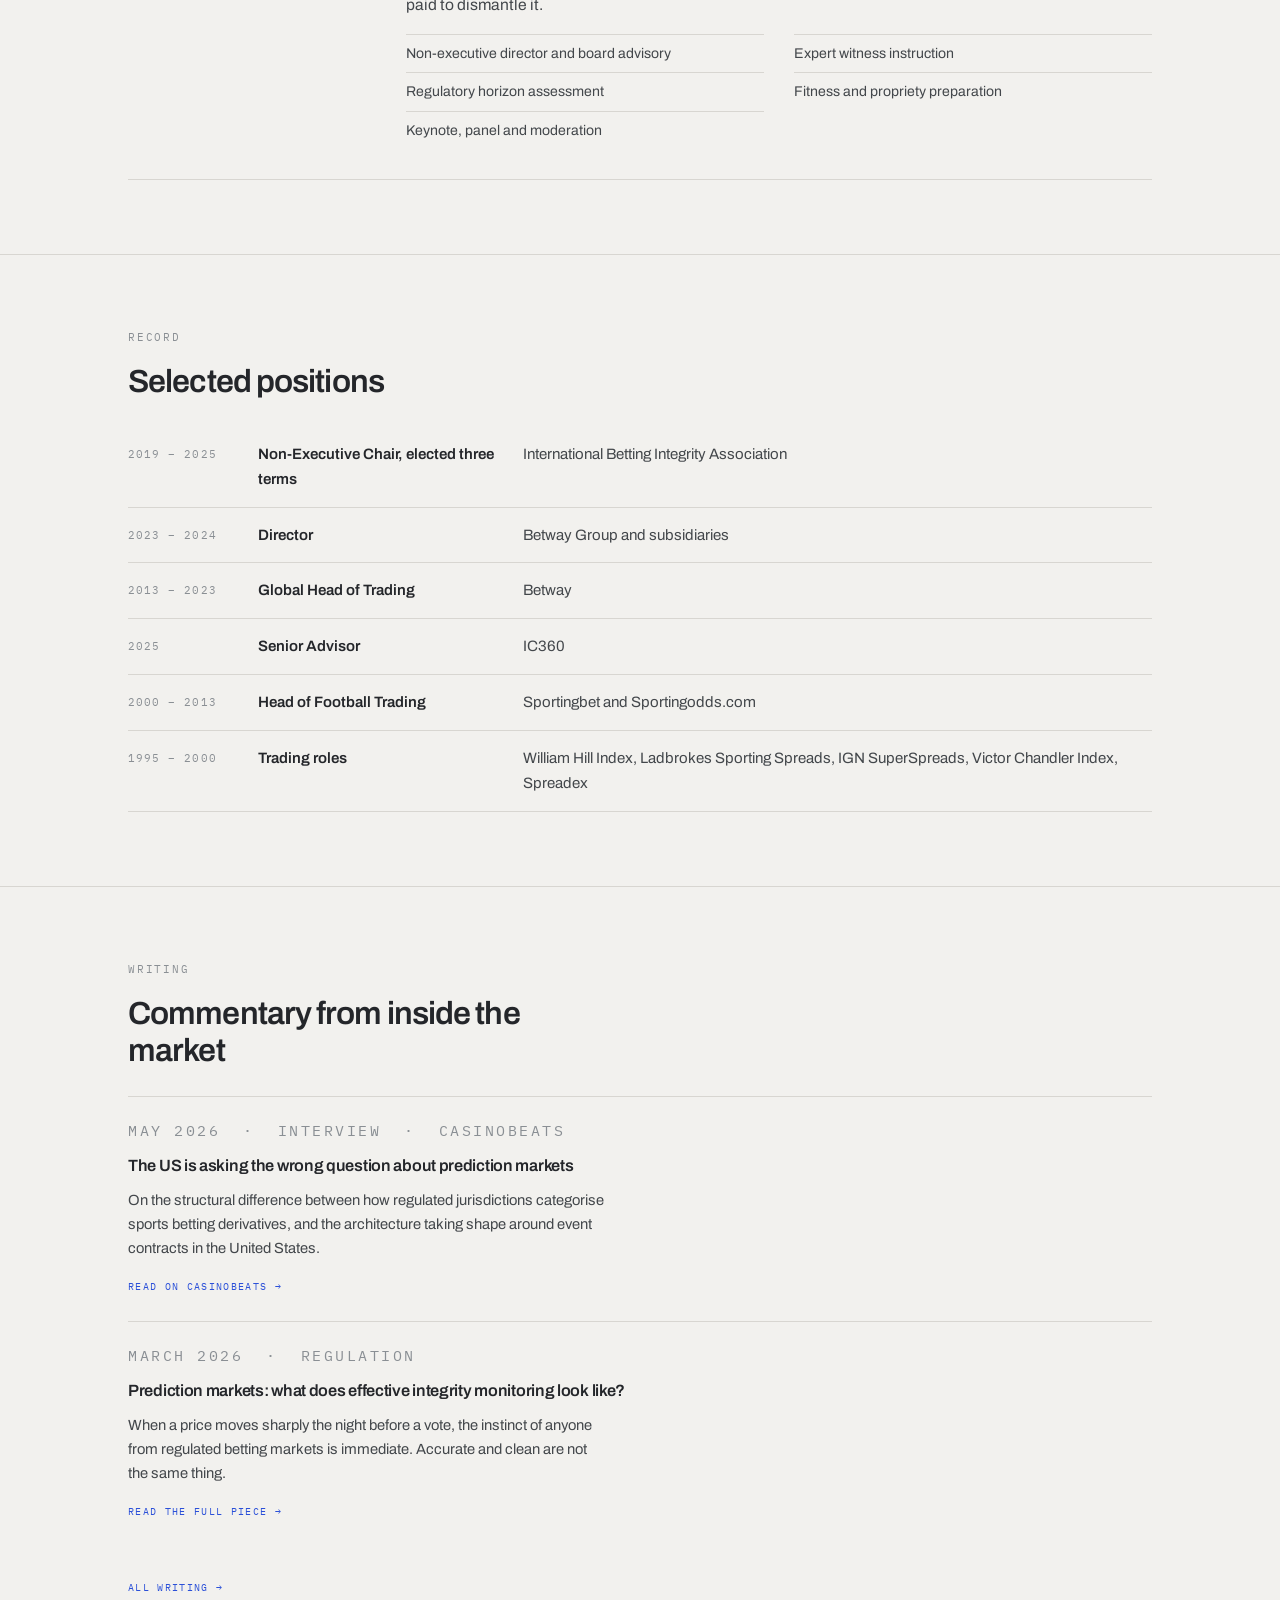
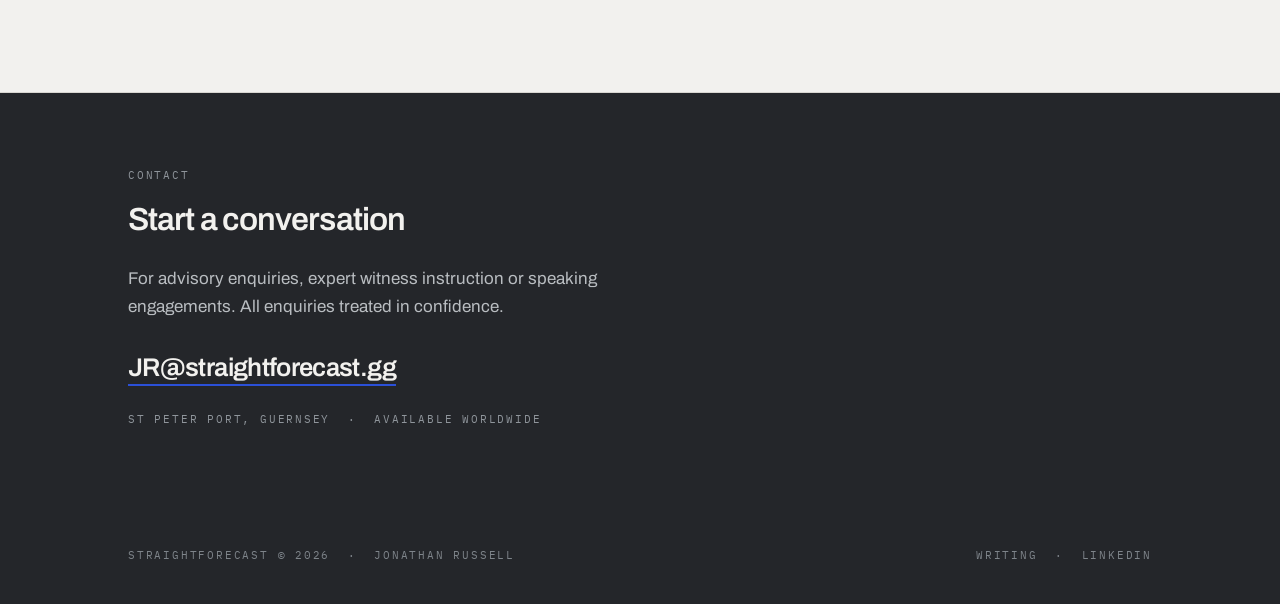
<file: index_8.html>
<!DOCTYPE html>
<html lang="en-GB">
<head>
<meta charset="utf-8">
<meta name="viewport" content="width=device-width, initial-scale=1.0">
<title>Betting integrity and prediction market advisory | StraightForecast</title>
<meta name="description" content="Independent betting integrity, prediction market and sportsbook trading advisory. Expert witness instruction in betting market conduct. Founded by Jonathan Russell, former Chair of the International Betting Integrity Association. Guernsey, worldwide.">
<meta name="author" content="Jonathan Russell">
<meta name="robots" content="index, follow">
<link rel="canonical" href="https://straightforecast.gg/">
<meta property="og:type" content="website">
<meta property="og:site_name" content="StraightForecast">
<meta property="og:title" content="Betting integrity and prediction market advisory | StraightForecast">
<meta property="og:description" content="Building the trust that operators, exchanges and regulators depend on. Independent betting integrity, prediction market and sportsbook trading advisory, founded by Jonathan Russell, former Chair of the International Betting Integrity Association.">
<meta property="og:url" content="https://straightforecast.gg/">
<meta property="og:image" content="https://straightforecast.gg/icon-512.png">
<meta name="twitter:card" content="summary">
<link rel="icon" href="/favicon.ico" sizes="any">
<link rel="icon" href="/icon-512.png" type="image/png">
<link rel="apple-touch-icon" href="/icon-180.png">
<link href="https://fonts.googleapis.com/css2?family=Archivo:wght@400;500;600;700&family=IBM+Plex+Mono:wght@400;500&display=swap" rel="stylesheet">
<link rel="stylesheet" href="/site.css">
<script type="application/ld+json">
{"@context":"https://schema.org","@type":"ProfessionalService",
"name":"StraightForecast","url":"https://straightforecast.gg/",
"email":"JR@straightforecast.gg",
"description":"Independent betting integrity, prediction market and sportsbook trading advisory.",
"areaServed":"Worldwide",
"address":{"@type":"PostalAddress","addressLocality":"St Peter Port","addressRegion":"Guernsey"},
"founder":{"@type":"Person","name":"Jonathan Russell",
"jobTitle":"Betting integrity and prediction market adviser",
"sameAs":["https://www.linkedin.com/in/jdrgbr"]},
"knowsAbout":["betting integrity","prediction markets","event contracts","sportsbook trading",
"competition manipulation","match fixing","expert witness","gambling regulation"]}
</script>
</head>
<body>

<header>
  <div class="wrap">
    <a class="brand" href="/">
      <svg width="30" height="30" viewBox="0 0 140 140" aria-hidden="true">
        <defs>
          <linearGradient id="ha" x1="1" x2="0"><stop offset="0" stop-color="#2B50D8" stop-opacity=".1"/><stop offset=".45" stop-color="#2B50D8" stop-opacity=".42"/><stop offset="1" stop-color="#2B50D8"/></linearGradient>
          <linearGradient id="hb" x1="1" x2="0"><stop offset="0" stop-color="#24262A" stop-opacity=".1"/><stop offset=".45" stop-color="#24262A" stop-opacity=".42"/><stop offset="1" stop-color="#24262A"/></linearGradient>
        </defs>
        <rect x="34" y="76" width="60" height="12" fill="url(#ha)"/>
        <rect x="28" y="98" width="60" height="12" fill="url(#hb)"/>
        <rect x="98" y="42" width="12" height="80" fill="#24262A"/>
        <circle cx="104" cy="42" r="18" fill="#24262A"/>
        <circle cx="104" cy="42" r="7" fill="#F2F1EE"/>
      </svg>
      <span>Straight<i>Forecast</i></span>
    </a>
    <nav>
      <a href="#practice">Practice</a>
      <a href="#work">Work</a>
      <a href="#record">Record</a>
      <a href="#writing">Writing</a>
      <a href="#contact">Contact</a>
    </nav>
  </div>
</header>

<div class="hero">
  <div class="wrap reveal">
    <p class="mono">Independent advisory practice &nbsp;&middot;&nbsp; Guernsey</p>
    <h1>Trading. Markets. Integrity. Prediction. Governance.</h1>
    <p class="lede">Building the trust that operators, exchanges and regulators depend on.</p>
    <a class="cta" href="#contact">Start a conversation</a>
  </div>
</div>

<section id="practice">
  <div class="wrap">
    <p class="mono">Practice</p>
    <h2>Thirty years at the operational centre of regulated sports futures markets and regulated betting</h2>
    <div class="grid g2">
      <div>
        <p>StraightForecast is an independent practice founded by Jonathan Russell. The career began in Securities and Futures Authority regulated spread betting at William Hill Index and Ladbrokes Sporting Spreads, trading sporting outcomes as contracts for differences. That is the closest British antecedent of the event contract markets now taking shape in the United States, and it is why the questions being asked there are familiar rather than novel.</p>
        <p>From there to South Africa to establish the trading department of the first corporate sports betting operation on the continent, then Victor Chandler Index in Gibraltar with the team assembled by Tony Bloom before Starlizard, then Spreadex. At Sportingbet, part of the team that built the first automated in-play and derivative markets in the regulated sector.</p>
      </div>
      <div>
        <p>At Betway, Global Head of Trading for a decade, building the function across more than fifty sports and forty licensed territories, followed by board appointments across the group's regulated entities in Europe, Latin America, Canada and Africa.</p>
        <p>Three consecutive terms as elected Non-Executive Chair of the International Betting Integrity Association, leading its transition from European to global scope and working directly with the International Olympic Committee, UEFA and the International Tennis Integrity Agency on coordination protocols. That was followed by a Senior Advisor role at IC360, spanning integrity analysis, regulatory positioning and monitoring architecture.</p>
      </div>
    </div>
  </div>
</section>

<section id="work">
  <div class="wrap">
    <p class="mono">Work</p>
    <h2>Five pillars</h2>

    <div class="pantheon" role="group" aria-label="Five pillars">
      <svg viewBox="0 0 900 262" xmlns="http://www.w3.org/2000/svg" aria-hidden="true">
        <!-- entablature -->
        <rect class="lintel" x="40" y="20" width="820" height="14"/>
        <rect class="lintel" x="66" y="44" width="768" height="8"/>
        <!-- columns -->
        <g class="cols">
          <rect data-p="0" x="112" y="62" width="42" height="136"/>
          <rect data-p="1" x="270" y="62" width="42" height="136"/>
          <rect data-p="2" x="429" y="62" width="42" height="136"/>
          <rect data-p="3" x="588" y="62" width="42" height="136"/>
          <rect data-p="4" x="746" y="62" width="42" height="136"/>
        </g>
        <!-- stylobate -->
        <rect class="lintel" x="66" y="198" width="768" height="8"/>
        <rect class="lintel" x="40" y="216" width="820" height="14"/>
      </svg>
      <ol class="plabels">
        <li><button type="button" data-p="0" aria-controls="p0">Trading</button></li>
        <li><button type="button" data-p="1" aria-controls="p1">Markets</button></li>
        <li><button type="button" data-p="2" aria-controls="p2">Integrity</button></li>
        <li><button type="button" data-p="3" aria-controls="p3">Prediction</button></li>
        <li><button type="button" data-p="4" aria-controls="p4">Governance</button></li>
      </ol>
    </div>

    <div class="pillars">

      <div class="prow" id="p0" data-p="0">
        <h3>Trading</h3>
        <div>
          <p>Sportsbook trading consultancy covering trading function design, odds compilation and pricing strategy, automated risk management and exposure frameworks, built from a decade running a sportsbook across fifty sports and forty licensed territories.</p>
          <ul>
            <li>Trading operations review</li>
            <li>Pricing and margin strategy</li>
            <li>Exposure and liability frameworks</li>
            <li>Managed trading service oversight</li>
            <li>Trader development and education</li>
          </ul>
        </div>
      </div>

      <div class="prow" id="p1" data-p="1">
        <h3>Markets</h3>
        <div>
          <p>Regulated betting market analysis for operators, investors and acquirers, covering market entry, licensing strategy and operator due diligence. Structural review rather than desk research, based on having built operations in most of these markets.</p>
          <ul>
            <li>Market entry and licensing strategy</li>
            <li>Channelisation and competitive analysis</li>
            <li>Operator due diligence, pre-deal and post-deal</li>
            <li>African and emerging market economics</li>
            <li>Commercial structuring</li>
          </ul>
        </div>
      </div>

      <div class="prow" id="p2" data-p="2">
        <h3>Integrity</h3>
        <div>
          <p>Sports betting integrity consultancy covering match-fixing and competition manipulation, suspicious betting alerts, and the frameworks that turn an alert into a case. Three elected terms chairing the International Betting Integrity Association sit behind this work.</p>
          <ul>
            <li>Integrity programme design</li>
            <li>Alert and escalation frameworks</li>
            <li>Cross-venue surveillance architecture</li>
            <li>Governing body liaison and information sharing</li>
            <li>Manipulation typologies and training</li>
          </ul>
        </div>
      </div>

      <div class="prow" id="p3" data-p="3">
        <h3>Prediction</h3>
        <div>
          <p>Prediction market integrity and event contract governance, where settlement is final and there is no voiding mechanism. The question is how an outcome is produced in the world and how it reaches settlement. Includes CFTC rulemaking and regulatory positioning.</p>
          <ul>
            <li>Manipulation susceptibility assessment</li>
            <li>Pre-listing contract review</li>
            <li>Settlement source assurance</li>
            <li>Regulatory positioning and comment</li>
            <li>Foreign interference assessment</li>
          </ul>
        </div>
      </div>

      <div class="prow" id="p4" data-p="4">
        <h3>Governance</h3>
        <div>
          <p>Non-executive director and board advisory work, and expert witness instruction in betting market conduct, sportsbook operations and integrity matters, where a position has to survive examination by people paid to dismantle it.</p>
          <ul>
            <li>Non-executive director and board advisory</li>
            <li>Expert witness instruction</li>
            <li>Regulatory horizon assessment</li>
            <li>Fitness and propriety preparation</li>
            <li>Keynote, panel and moderation</li>
          </ul>
        </div>
      </div>

    </div>
  </div>
</section>

<section id="record">
  <div class="wrap">
    <p class="mono">Record</p>
    <h2>Selected positions</h2>
    <table class="career">
      <tr><td>2019 &ndash; 2025</td><td>Non-Executive Chair, elected three terms</td><td>International Betting Integrity Association</td></tr>
      <tr><td>2023 &ndash; 2024</td><td>Director</td><td>Betway Group and subsidiaries</td></tr>
      <tr><td>2013 &ndash; 2023</td><td>Global Head of Trading</td><td>Betway</td></tr>
      <tr><td>2025</td><td>Senior Advisor</td><td>IC360</td></tr>
      <tr><td>2000 &ndash; 2013</td><td>Head of Football Trading</td><td>Sportingbet and Sportingodds.com</td></tr>
      <tr><td>1995 &ndash; 2000</td><td>Trading roles</td><td>William Hill Index, Ladbrokes Sporting Spreads, IGN SuperSpreads, Victor Chandler Index, Spreadex</td></tr>
    </table>
  </div>
</section>

<section id="writing">
  <div class="wrap">
    <p class="mono">Writing</p>
    <h2>Commentary from inside the market</h2>

    <div class="piece">
      <p class="mono">May 2026 &nbsp;&middot;&nbsp; Interview &nbsp;&middot;&nbsp; CasinoBeats</p>
      <a class="title" href="https://casinobeats.com/2026/05/13/former-betway-director-jon-russell-us-is-asking-the-wrong-question-about-prediction-markets/">The US is asking the wrong question about prediction markets</a>
      <p>On the structural difference between how regulated jurisdictions categorise sports betting derivatives, and the architecture taking shape around event contracts in the United States.</p>
      <a class="more" href="https://casinobeats.com/2026/05/13/former-betway-director-jon-russell-us-is-asking-the-wrong-question-about-prediction-markets/">Read on CasinoBeats &rarr;</a>
    </div>

    <div class="piece">
      <p class="mono">March 2026 &nbsp;&middot;&nbsp; Regulation</p>
      <a class="title" href="/blog-1.html">Prediction markets: what does effective integrity monitoring look like?</a>
      <p>When a price moves sharply the night before a vote, the instinct of anyone from regulated betting markets is immediate. Accurate and clean are not the same thing.</p>
      <a class="more" href="/blog-1.html">Read the full piece &rarr;</a>
    </div>

    <p style="margin-top:26px"><a class="more" href="/blog.html">All writing &rarr;</a></p>
  </div>
</section>

<section id="contact" class="contact">
  <div class="wrap">
    <p class="mono">Contact</p>
    <h2>Start a conversation</h2>
    <p class="tight">For advisory enquiries, expert witness instruction or speaking engagements. All enquiries treated in confidence.</p>
    <p style="margin-top:26px"><a class="mail" href="mailto:JR@straightforecast.gg?subject=Advisory%20enquiry">JR@straightforecast.gg</a></p>
    <p class="mono" style="margin-top:22px">St Peter Port, Guernsey &nbsp;&middot;&nbsp; Available worldwide</p>
  </div>
</section>

<footer>
  <div class="wrap">
    <p class="mono" style="margin:0">StraightForecast &copy; 2026 &nbsp;&middot;&nbsp; Jonathan Russell</p>
    <p class="mono" style="margin:0"><a href="/blog.html" style="color:inherit;text-decoration:none">Writing</a> &nbsp;&middot;&nbsp; <a href="https://www.linkedin.com/in/jdrgbr" style="color:inherit;text-decoration:none">LinkedIn</a></p>
  </div>
</footer>

<script>
(function(){
  var wrap=document.querySelector('.pantheon'); if(!wrap) return;
  var cols=wrap.querySelectorAll('.cols rect');
  var btns=wrap.querySelectorAll('.plabels button');
  var rows=document.querySelectorAll('.prow');
  function set(i){
    cols.forEach(function(c){c.classList.toggle('on', c.dataset.p===String(i));});
    btns.forEach(function(b){b.classList.toggle('on', b.dataset.p===String(i));});
  }
  function clear(){cols.forEach(function(c){c.classList.remove('on');});
    btns.forEach(function(b){b.classList.remove('on');});}
  btns.forEach(function(b){
    b.addEventListener('mouseenter',function(){set(b.dataset.p);});
    b.addEventListener('focus',function(){set(b.dataset.p);});
    b.addEventListener('click',function(){
      document.getElementById('p'+b.dataset.p).scrollIntoView({behavior:'smooth',block:'center'});
    });
  });
  wrap.addEventListener('mouseleave',clear);
  if('IntersectionObserver' in window){
    var io=new IntersectionObserver(function(es){
      es.forEach(function(e){ if(e.isIntersecting) set(e.target.dataset.p); });
    },{rootMargin:'-45% 0px -45% 0px'});
    rows.forEach(function(r){io.observe(r);});
  }
})();
</script>
</body>
</html>
</file>
<file: site.css>
/* StraightForecast site styles */
:root{
  --paper:#F2F1EE; --graphite:#24262A; --steel:#8A8F94;
  --hair:#D8D6D1; --signal:#2B50D8; --body:#43474B;
  --measure:60ch;
}
*{box-sizing:border-box}
html{scroll-behavior:smooth}
body{
  margin:0; background:var(--paper); color:var(--graphite);
  font-family:"Archivo",system-ui,-apple-system,sans-serif;
  font-size:17px; line-height:1.65; -webkit-font-smoothing:antialiased;
}
.wrap{max-width:1080px;margin:0 auto;padding:0 28px}
.wrap.narrow{max-width:720px}
a{color:inherit}
.mono{font-family:"IBM Plex Mono",ui-monospace,monospace;
  font-size:.66rem;letter-spacing:.17em;text-transform:uppercase;color:var(--steel)}

/* header */
header{position:sticky;top:0;z-index:20;background:rgba(242,241,238,.93);
  backdrop-filter:blur(8px);border-bottom:1px solid var(--hair)}
header .wrap{display:flex;align-items:center;justify-content:space-between;
  gap:20px;padding-top:14px;padding-bottom:14px}
.brand{display:flex;align-items:center;gap:11px;text-decoration:none}
.brand svg{flex:none}
.brand span{font-weight:600;letter-spacing:-.03em;font-size:1.08rem}
.brand span i{font-style:normal;font-weight:400;color:var(--steel)}
nav{display:flex;gap:26px}
nav a{font-family:"IBM Plex Mono",monospace;font-size:.66rem;letter-spacing:.14em;
  text-transform:uppercase;color:var(--steel);text-decoration:none}
nav a:hover,nav a:focus-visible{color:var(--graphite)}
@media(max-width:760px){
  header{background:var(--paper);backdrop-filter:none}
  header .wrap{flex-direction:column;align-items:flex-start;gap:8px;
    padding-top:10px;padding-bottom:8px}
  nav{gap:6px 16px;width:100%;flex-wrap:wrap}
  nav a{white-space:nowrap;font-size:.58rem;letter-spacing:.1em}
  .brand span{font-size:.98rem}
  .brand svg{width:24px;height:24px}
}

/* hero */
.hero{padding:76px 0 62px;border-bottom:1px solid var(--hair)}
.hero.short{padding:66px 0 48px}
h1{font-size:clamp(2rem,5.4vw,3.4rem);line-height:1.06;letter-spacing:-.038em;
  font-weight:600;margin:16px 0 24px;max-width:16ch}
h1.article{font-size:clamp(1.7rem,4.6vw,2.7rem);max-width:24ch;margin-bottom:20px}
h1 em{font-style:normal;color:var(--signal)}
.lede{font-size:clamp(1.05rem,2.3vw,1.28rem);line-height:1.6;max-width:46ch;
  margin:0 0 34px;color:var(--body);text-wrap:balance}
.herogrid{display:grid;grid-template-columns:minmax(0,1fr) 260px;gap:48px;align-items:center}
.heromark{justify-self:end;width:100%;max-width:250px;opacity:.92}
.heromark svg{width:100%;max-width:250px;height:auto;display:block}
@media(max-width:900px){
  .herogrid{grid-template-columns:1fr}
  .heromark{display:none}
}
.sublede{font-size:.95rem;line-height:1.6;max-width:52ch;margin:-18px 0 32px;color:var(--steel)}
.cta{display:inline-block;background:var(--signal);color:#fff;text-decoration:none;
  font-family:"IBM Plex Mono",monospace;font-size:.7rem;letter-spacing:.13em;
  text-transform:uppercase;padding:14px 24px;border:1px solid var(--signal);
  transition:background .18s,color .18s}
.cta:hover,.cta:focus-visible{background:transparent;color:var(--signal)}

/* sections */
section{padding:74px 0;border-bottom:1px solid var(--hair)}
h2{font-size:clamp(1.4rem,3.4vw,2rem);line-height:1.15;letter-spacing:-.028em;
  font-weight:600;margin:14px 0 26px;max-width:24ch}
h3{font-size:1.06rem;letter-spacing:-.018em;font-weight:600;margin:0 0 10px}
p{margin:0 0 18px;max-width:var(--measure);color:var(--body)}
p.tight{max-width:56ch}
.grid{display:grid;gap:34px}
.g2{grid-template-columns:1fr 1fr}
.g3{grid-template-columns:repeat(3,1fr)}
@media(max-width:820px){.g2,.g3{grid-template-columns:1fr}}

/* pantheon */
.pantheon{margin:6px 0 38px}
.pantheon svg{width:100%;height:auto;display:block}
.pantheon .lintel{fill:var(--graphite)}
.pantheon .cols rect{fill:var(--graphite);transition:fill .22s ease}
.pantheon .cols rect.on{fill:var(--signal)}
.plabels{list-style:none;display:grid;grid-template-columns:repeat(5,1fr);
  margin:2px 0 0;padding:0;gap:0}
.plabels button{width:100%;background:none;border:0;cursor:pointer;padding:6px 2px;
  font-family:"IBM Plex Mono",monospace;font-size:.62rem;letter-spacing:.13em;
  text-transform:uppercase;color:var(--steel);transition:color .22s ease}
.plabels button.on,.plabels button:hover{color:var(--signal)}
@media(max-width:620px){
  .plabels button{font-size:.5rem;letter-spacing:.06em}
}

/* pillars */
.pillars{border-top:1px solid var(--hair)}
.prow{display:grid;grid-template-columns:240px 1fr;gap:38px;
  padding:30px 0;border-bottom:1px solid var(--hair)}
.prow h3{font-size:clamp(1.25rem,2.6vw,1.6rem);letter-spacing:-.028em;
  font-weight:600;margin:0;position:sticky;top:86px;align-self:start}
.prow p{font-size:.98rem;margin:0 0 16px;max-width:56ch}
.prow ul{margin:0;padding:0;list-style:none;
  display:grid;grid-template-columns:1fr 1fr;gap:0 30px}
.prow li{font-size:.88rem;color:var(--body);padding:7px 0;
  border-top:1px solid var(--hair)}
@media(max-width:820px){
  .prow{grid-template-columns:1fr;gap:14px;padding:24px 0}
  .prow h3{position:static}
  .prow ul{grid-template-columns:1fr}
}

/* split section: heading left, prose right */
.split{display:grid;grid-template-columns:minmax(0,0.85fr) minmax(0,1.15fr);gap:48px}
.split-head h2{margin:12px 0 0;max-width:16ch}
.split-head{position:sticky;top:96px;align-self:start}
.split-body p{max-width:58ch}
.split-body p:last-child{margin-bottom:0}
@media(max-width:900px){
  .split{grid-template-columns:1fr;gap:14px}
  .split-head{position:static}
  .split-head h2{max-width:none;margin-bottom:16px}
}

/* engagements */
.framing{font-size:1.06rem;line-height:1.6;max-width:56ch;margin:0 0 20px;
  color:var(--graphite);border-left:2px solid var(--signal);padding-left:18px}
@media(max-width:760px){.framing{font-size:.99rem;padding-left:14px}}

/* services */
.services{display:grid;grid-template-columns:1fr 1fr;gap:0 46px;border-top:1px solid var(--hair)}
.svc{padding:22px 0;border-bottom:1px solid var(--hair)}
.svc h3{font-size:1rem;letter-spacing:-.02em;margin:0 0 8px}
.svc p{font-size:.92rem;line-height:1.62;margin:0;max-width:46ch}
@media(max-width:820px){.services{grid-template-columns:1fr;gap:0}}

/* career */
.career{width:100%;border-collapse:collapse;margin-top:8px}
.career td{padding:15px 0;border-bottom:1px solid var(--hair);vertical-align:top;font-size:.94rem}
.career td:first-child{width:130px;font-family:"IBM Plex Mono",monospace;
  font-size:.66rem;letter-spacing:.1em;color:var(--steel);padding-top:19px;white-space:nowrap}
.career td:nth-child(2){font-weight:600}
.career td:last-child{color:var(--body)}
@media(max-width:620px){
  .career td{display:block;border:none;padding:2px 0}
  .career tr{display:block;padding:14px 0;border-bottom:1px solid var(--hair)}
  .career td:first-child{width:auto;padding-top:0}
}

/* writing index */
.piece{border-top:1px solid var(--hair);padding:22px 0}
.piece a.title{display:block;font-weight:600;font-size:1.02rem;letter-spacing:-.018em;
  text-decoration:none;margin:6px 0 8px}
.piece a.title:hover{color:var(--signal)}
.piece p{font-size:.92rem;margin:0 0 10px}
.more{font-family:"IBM Plex Mono",monospace;font-size:.64rem;letter-spacing:.13em;
  text-transform:uppercase;color:var(--signal);text-decoration:none}

/* article body */
article{padding:52px 0 78px}
article p{font-size:1.06rem;line-height:1.72;max-width:none}
article h2{font-size:1.32rem;margin:38px 0 14px;max-width:none}
article ul,article ol{max-width:none;color:var(--body);padding-left:20px}
article li{margin-bottom:9px}
article a{color:var(--signal)}
.pullquote{border-left:2px solid var(--signal);padding:4px 0 4px 22px;margin:32px 0;
  font-size:1.16rem;line-height:1.5;letter-spacing:-.018em;color:var(--graphite);font-weight:500}
.archivenote{font-family:"IBM Plex Mono",monospace;font-size:.66rem;line-height:1.7;
  letter-spacing:.02em;color:var(--steel);border-left:2px solid var(--hair);
  padding-left:14px;max-width:52ch;margin:0}
.byline{border-top:1px solid var(--hair);margin-top:46px;padding-top:22px}
.byline p{font-size:.9rem}

/* contact */
.contact{background:var(--graphite);color:var(--paper);border-bottom:none}
.contact h2,.contact h3{color:var(--paper)}
.contact p{color:#B9BDC1}
.contact .mono{color:#8F959B}
.contact a.mail{font-size:clamp(1.1rem,3vw,1.6rem);font-weight:600;letter-spacing:-.025em;
  color:var(--paper);text-decoration:none;border-bottom:2px solid var(--signal);padding-bottom:3px}
.contact a.mail:hover{color:var(--signal)}

footer{background:var(--graphite);color:#7E848A;padding:26px 0 40px}
footer .wrap{display:flex;justify-content:space-between;gap:18px;flex-wrap:wrap}
footer .mono{color:#7E848A}
footer a{color:inherit;text-decoration:none}
:focus-visible{outline:2px solid var(--signal);outline-offset:3px}
@media(prefers-reduced-motion:no-preference){
  .reveal{opacity:0;transform:translateY(10px);animation:rise .7s cubic-bezier(.2,.7,.3,1) forwards}
  @keyframes rise{to{opacity:1;transform:none}}
}


/* ---- small screens ---- */
@media(max-width:760px){
  body{font-size:16px}
  .wrap{padding:0 20px}
  .hero{padding:44px 0 40px}
  h1{font-size:clamp(1.85rem,8.6vw,2.5rem);line-height:1.08;
    letter-spacing:-.032em;margin:12px 0 18px;max-width:none}
  .lede{font-size:1.02rem;margin-bottom:26px;max-width:none}
  .cta{padding:13px 20px;font-size:.66rem}
  section{padding:44px 0}
  h2{font-size:1.35rem;margin:10px 0 18px;max-width:none}
  .mono{font-size:.6rem;letter-spacing:.14em}
  p{margin-bottom:15px}
  .grid{gap:22px}
  .prow{padding:20px 0}
  .prow h3{font-size:1.15rem}
  .svc{padding:18px 0}
  .piece{padding:18px 0}
  .piece a.title{font-size:1rem}
  .pantheon{margin:2px 0 26px}
  .plabels button{font-size:.46rem;letter-spacing:.02em;padding:5px 1px}
  article{padding:34px 0 52px}
  article p{font-size:1rem;line-height:1.66}
  .contact a.mail{font-size:1.15rem;word-break:break-word}
  footer{padding:22px 0 30px}
  footer .wrap{flex-direction:column;gap:8px}
}
@media(max-width:400px){
  h1{font-size:1.72rem}
  .plabels button{font-size:.42rem}
}
</file>
